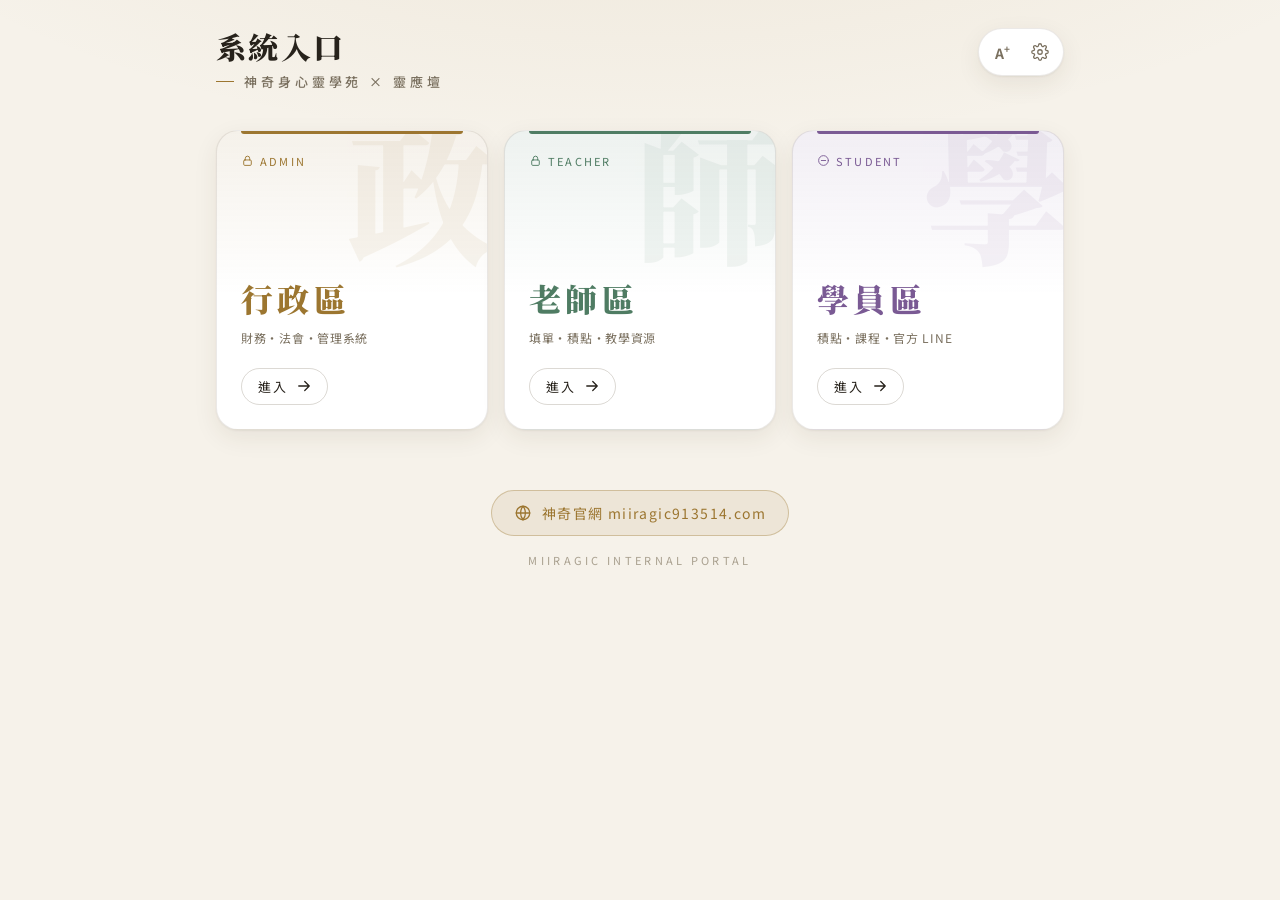
<file: index.html>
<!DOCTYPE html>
<html lang="zh-Hant">
<head>
<meta charset="UTF-8">
<meta name="viewport" content="width=device-width, initial-scale=1.0">
<meta name="color-scheme" content="light only">
<meta name="theme-color" content="#f6f2ea">
<title>神奇學苑 × 靈應壇｜系統入口</title>
<link rel="preconnect" href="https://plgrsxtlaznajzqgcuqr.supabase.co" crossorigin>
<link rel="preconnect" href="https://fonts.googleapis.com">
<link rel="preconnect" href="https://fonts.gstatic.com" crossorigin>
<link rel="dns-prefetch" href="https://drive.google.com">
<link rel="preconnect" href="https://lh3.googleusercontent.com">
<script>
// 一打開就先去雲端抓資料，跟畫面同時進行，不用等整頁讀完
window.__cfgP = (function(){ try{
  var k="eyJhbGciOiJIUzI1NiIsInR5cCI6IkpXVCJ9.eyJpc3MiOiJzdXBhYmFzZSIsInJlZiI6InBsZ3JzeHRsYXpuYWp6cWdjdXFyIiwicm9sZSI6ImFub24iLCJpYXQiOjE3NzQ5Njg1MDIsImV4cCI6MjA5MDU0NDUwMn0.XyZ0wQbZQ-CInglRpv-MHMuMvkviRovm-o-On_FeyGs";
  return fetch("https://plgrsxtlaznajzqgcuqr.supabase.co/rest/v1/game_data?id=eq.portal_config_main&select=data",{headers:{apikey:k,Authorization:"Bearer "+k}})
    .then(function(r){ return r.ok ? r.json() : null; }).catch(function(){ return null; });
}catch(e){ return null; } })();
</script>
<!-- 字型不擋畫面：先用手機內建字顯示，字型下載好再換上 -->
<link href="https://fonts.googleapis.com/css2?family=Noto+Serif+TC:wght@500;700;900&family=Noto+Sans+TC:wght@400;500;700&display=swap" rel="stylesheet" media="print" onload="this.media='all'">
<noscript><link href="https://fonts.googleapis.com/css2?family=Noto+Serif+TC:wght@500;700;900&family=Noto+Sans+TC:wght@400;500;700&display=swap" rel="stylesheet"></noscript>
<style>
/* ==================================================================
   主題：深色（預設）／淺色／大字模式
   ================================================================== */
:root{
  color-scheme:light only;
  --bg:#f6f2ea;
  --bg-2:#efe9de;
  --bg-card:#ffffff;
  --bg-card-hover:#fffcf6;
  --text:#27221b;
  --text-dim:#7a705f;
  --text-faint:#a9a08f;
  --gold:#9c7630;
  --gold-soft:rgba(156,118,48,.10);
  --gold-line:rgba(156,118,48,.35);
  --green:#4f7c63;
  --green-soft:rgba(79,124,99,.10);
  --violet:#7a5a94;
  --violet-soft:rgba(122,90,148,.10);
  --line:rgba(60,45,20,.10);
  --line-strong:rgba(60,45,20,.18);
  --danger:#b24c3a;
  --shadow:0 1px 2px rgba(60,45,20,.06),0 8px 24px rgba(60,45,20,.08);
  --shadow-hover:0 2px 4px rgba(60,45,20,.08),0 16px 36px rgba(60,45,20,.14);
  --accent:var(--gold);
  --accent-soft:var(--gold-soft);
  --fs-body:15px;--fs-card-title:17px;--fs-cat:15px;--fs-h1:30px;--fs-bigmenu:32px;
  --radius:16px;
}
@media (prefers-color-scheme:dark){:root,html,body{color-scheme:light only;background:#f6f2ea;color:#27221b;}}

html[data-size="large"]{--fs-body:18px;--fs-card-title:20px;--fs-cat:18px;--fs-h1:36px;--fs-bigmenu:38px;}
*{margin:0;padding:0;box-sizing:border-box;}
html{background:var(--bg);}
body{
  background:var(--bg);color:var(--text);
  background-image:radial-gradient(1200px 500px at 50% -200px,var(--gold-soft),transparent 70%);
  background-repeat:no-repeat;
  font-family:'Noto Sans TC',sans-serif;font-size:var(--fs-body);min-height:100vh;
  -webkit-font-smoothing:antialiased;-webkit-tap-highlight-color:transparent;
  transition:background-color .3s,color .3s;
}
.wrap{max-width:880px;margin:0 auto;padding:28px 16px 110px;}
button{font-family:inherit;color:inherit;}
svg.i{pointer-events:none;width:18px;height:18px;flex-shrink:0;stroke:currentColor;fill:none;stroke-width:1.7;stroke-linecap:round;stroke-linejoin:round;}
:is(button,a,.card):focus-visible{outline:2px solid var(--accent);outline-offset:3px;}

/* ---------- 頁首 ---------- */
header{display:flex;align-items:flex-start;justify-content:space-between;gap:16px;}
h1{font-family:'Noto Serif TC',serif;font-size:var(--fs-h1);font-weight:900;letter-spacing:.08em;line-height:1.25;}
h1 .sub{display:flex;align-items:center;gap:10px;font-family:'Noto Sans TC',sans-serif;font-size:13px;font-weight:500;color:var(--text-dim);letter-spacing:.3em;margin-top:8px;}
h1 .sub::before{content:"";width:18px;height:1px;background:var(--gold);}
.toggles{display:flex;flex-shrink:0;background:var(--bg-card);border:1px solid var(--line);border-radius:999px;padding:4px;box-shadow:var(--shadow);}
.toggles button{
  display:grid;place-items:center;width:38px;height:38px;border:0;border-radius:999px;background:transparent;
  color:var(--text-dim);cursor:pointer;transition:background .2s,color .2s;
}
.toggles button:hover{background:var(--bg-card-hover);color:var(--text);}
#btn-size[aria-pressed="true"]{background:var(--gold-soft);color:var(--gold);}
#btn-size span{font-size:14px;font-weight:700;letter-spacing:-.02em;}
#btn-size sup{font-size:10px;}

/* ---------- 首頁大選單 ---------- */
.big-menu{display:grid;grid-template-columns:repeat(3,1fr);gap:16px;margin-top:40px;}
.big-menu button{
  --c:var(--gold);--cs:var(--gold-soft);
  position:relative;overflow:hidden;display:flex;flex-direction:column;align-items:flex-start;justify-content:flex-end;gap:8px;
  min-height:300px;padding:26px 24px 24px;text-align:left;cursor:pointer;
  background:linear-gradient(180deg,var(--cs),transparent 55%),var(--bg-card);
  border:1px solid var(--line);border-radius:22px;box-shadow:var(--shadow);
  transition:transform .25s cubic-bezier(.2,.8,.2,1),box-shadow .25s,border-color .25s;
}
.big-menu button::before{ /* 頂部色條 */
  content:"";position:absolute;left:24px;right:24px;top:0;height:3px;border-radius:0 0 3px 3px;background:var(--c);
}
.big-menu button::after{ /* 浮水印大字 */
  content:attr(data-mark);position:absolute;right:-10px;top:-18px;
  font-family:'Noto Serif TC',serif;font-weight:900;font-size:150px;line-height:1;color:var(--c);opacity:.07;pointer-events:none;
}
.big-menu button:hover{transform:translateY(-4px);box-shadow:var(--shadow-hover);border-color:var(--c);}
.big-menu button:active{transform:translateY(-1px);}
#menu-teacher{--c:var(--green);--cs:var(--green-soft);}
#menu-student{--c:var(--violet);--cs:var(--violet-soft);}
.big-menu .zone-tag{
  position:absolute;top:22px;left:24px;display:inline-flex;align-items:center;gap:6px;
  font-size:11px;letter-spacing:.2em;color:var(--c);
}
.big-menu .zone-tag svg.i{width:13px;height:13px;}
.big-menu .zone-name{font-family:'Noto Serif TC',serif;font-weight:900;font-size:var(--fs-bigmenu);letter-spacing:.14em;color:var(--c);}
.big-menu .zone-desc{color:var(--text-dim);font-size:.9em;letter-spacing:.06em;}
.big-menu .zone-go{
  margin-top:14px;display:inline-flex;align-items:center;gap:8px;padding:8px 14px 8px 16px;border-radius:999px;
  border:1px solid var(--line-strong);font-size:13px;letter-spacing:.12em;color:var(--text);transition:background .25s,border-color .25s,gap .25s;
}
.big-menu button:hover .zone-go{background:var(--c);border-color:var(--c);color:#fff;gap:12px;}

/* ---------- 分區內頁 ---------- */
.zone{display:none;animation:rise .35s cubic-bezier(.2,.8,.2,1);}
.zone.active{display:block;}
#zone-admin{--accent:var(--gold);--accent-soft:var(--gold-soft);}
#zone-teacher{--accent:var(--green);--accent-soft:var(--green-soft);}
#zone-student{--accent:var(--violet);--accent-soft:var(--violet-soft);}
@keyframes rise{from{opacity:0;transform:translateY(8px);}to{opacity:1;transform:none;}}
.zone-top{display:flex;align-items:center;gap:12px;margin-top:26px;}
.crumb{font-size:13px;color:var(--text-faint);letter-spacing:.12em;}
.crumb i{font-style:normal;margin:0 8px;opacity:.6;}
.crumb b{color:var(--text-dim);font-weight:500;}
.back{
  display:grid;place-items:center;width:40px;height:40px;flex-shrink:0;border-radius:999px;cursor:pointer;
  background:var(--bg-card);border:1px solid var(--line);box-shadow:var(--shadow);color:var(--text-dim);
  transition:color .2s,border-color .2s,transform .2s;
}
.back:hover{color:var(--accent);border-color:var(--accent);transform:translateX(-2px);}
#zone-admin{--hero-a:#c49a52;--hero-b:#8c6a2c;}
#zone-teacher{--hero-a:#6f9c83;--hero-b:#3f6a52;}
#zone-student{--hero-a:#9a7ab4;--hero-b:#5f4579;}
.zone-hero{
  position:relative;overflow:hidden;margin-top:16px;padding:26px 24px 24px;border-radius:24px;color:#fff;
  background:radial-gradient(120% 140% at 0% 0%,rgba(255,255,255,.22),transparent 55%),linear-gradient(135deg,var(--hero-a),var(--hero-b));
  box-shadow:0 14px 34px -12px var(--hero-b);
}
.zone-hero::after{
  content:attr(data-mark);position:absolute;right:-6px;bottom:-34px;font-family:'Noto Serif TC',serif;font-weight:900;
  font-size:170px;line-height:1;color:#fff;opacity:.13;pointer-events:none;
}
.zone-hero::before{ /* 細框線裝飾 */
  content:"";position:absolute;inset:8px;border:1px solid rgba(255,255,255,.22);border-radius:18px;pointer-events:none;
}
.hero-tag{
  position:relative;display:inline-flex;align-items:center;gap:6px;padding:5px 12px;border-radius:999px;
  background:rgba(255,255,255,.18);font-size:12px;letter-spacing:.14em;
}
.hero-tag svg.i{width:13px;height:13px;}
.zone-title{position:relative;display:block;margin-top:14px;font-family:'Noto Serif TC',serif;font-weight:900;font-size:34px;letter-spacing:.16em;line-height:1.2;color:#fff;}
.hero-desc{position:relative;margin-top:6px;font-size:14px;letter-spacing:.14em;opacity:.88;}

.cat{margin-top:30px;}
.cat-head{display:flex;align-items:center;gap:10px;margin-bottom:14px;flex-wrap:wrap;}
.cat-head .cat-name{
  display:inline-flex;align-items:center;gap:10px;
  font-family:'Noto Sans TC',sans-serif;font-weight:700;font-size:var(--fs-cat);letter-spacing:.2em;color:var(--text);
}
.cat-head .cat-name::before{content:"";width:4px;height:16px;border-radius:4px;background:var(--accent);}
.cat-head::after{content:"";flex:1;min-width:40px;height:1px;background:linear-gradient(90deg,var(--line-strong),transparent);order:10;}
.cat-head .count{display:none;}

/* ---------- 系統圖塊 ---------- */
.grid{display:grid;grid-template-columns:repeat(auto-fill,minmax(190px,1fr));gap:14px;}
.card{
  position:relative;display:flex;flex-direction:column;gap:4px;min-height:178px;
  padding:18px 16px 14px;text-decoration:none;color:var(--text);cursor:pointer;
  background:var(--bg-card);border:1px solid var(--line);border-radius:20px;box-shadow:var(--shadow);
  transition:transform .2s cubic-bezier(.2,.8,.2,1),box-shadow .2s,border-color .2s;
}
.card:hover{transform:translateY(-3px);box-shadow:var(--shadow-hover);border-color:var(--accent);}
.card:active{transform:scale(.98);}
.card .seal{
  display:grid;place-items:center;width:48px;height:48px;margin-bottom:12px;border-radius:15px;
  font-family:'Noto Serif TC',serif;font-weight:900;font-size:23px;color:var(--accent);
  background:var(--accent-soft);box-shadow:inset 0 0 0 1px var(--accent-soft),inset 0 0 0 4px var(--bg-card),inset 0 0 0 5px var(--accent-soft);
  transition:background .2s,color .2s;
}
.card:hover .seal{background:var(--accent);color:#fff;box-shadow:none;}
.card .name{font-family:'Noto Serif TC',serif;font-weight:700;font-size:var(--fs-card-title);letter-spacing:.04em;line-height:1.4;}
.card .desc{color:var(--text-dim);font-size:.82em;line-height:1.55;display:-webkit-box;-webkit-line-clamp:2;-webkit-box-orient:vertical;overflow:hidden;}
.card .foot{margin-top:auto;padding-top:12px;display:flex;align-items:center;justify-content:space-between;gap:8px;}
.card .kind{font-size:11px;letter-spacing:.12em;color:var(--text-faint);}
.card .go{
  display:grid;place-items:center;width:30px;height:30px;border-radius:999px;flex-shrink:0;
  background:var(--accent-soft);color:var(--accent);transition:background .2s,color .2s,transform .2s;
}
.card .go svg.i{width:15px;height:15px;}
.card:hover .go{background:var(--accent);color:#fff;transform:rotate(-8deg) scale(1.05);}
.card.is-local .seal{background:var(--bg-2);color:var(--text-dim);box-shadow:inset 0 0 0 1px var(--line-strong);}
.card.is-local .go{background:transparent;border:1px dashed var(--line-strong);color:var(--text-dim);}
.card.is-empty{opacity:.6;}
.card.is-empty .kind{color:var(--danger);}
.empty{
  grid-column:1/-1;padding:22px;text-align:center;border:1.5px dashed var(--line-strong);border-radius:20px;
  color:var(--text-faint);font-size:13px;letter-spacing:.16em;
}

/* ---------- 編輯模式 ---------- */
body:not(.editing) .edit-only{display:none!important;}
body.editing .edit-only{display:inline-flex;}
body.editing .card{padding-top:52px;}
.mini{
  display:inline-flex;align-items:center;gap:4px;height:30px;min-width:30px;justify-content:center;padding:0 10px;
  border:1px solid var(--line-strong);background:var(--bg-2);color:var(--text-dim);
  border-radius:999px;font-size:12.5px;cursor:pointer;transition:color .2s,border-color .2s,background .2s;
}
.mini:hover{color:var(--accent);border-color:var(--accent);}
.mini.danger:hover{color:var(--danger);border-color:var(--danger);}
.card .card-tools{position:absolute;top:10px;left:10px;right:10px;display:none;gap:4px;}
.card .card-tools .mini{padding:0;width:28px;height:28px;min-width:28px;}
.card .card-tools .mini.danger{margin-left:auto;}
body.editing .card .card-tools{display:flex;}

.add-cat{
  margin-top:28px;width:100%;padding:16px;align-items:center;justify-content:center;gap:8px;
  border:1.5px dashed var(--line-strong);background:transparent;color:var(--text-dim);
  border-radius:var(--radius);cursor:pointer;font-size:.95em;letter-spacing:.12em;transition:color .2s,border-color .2s,background .2s;
}
.add-cat:hover{border-color:var(--accent);color:var(--accent);background:var(--accent-soft);}
#editbar{
  position:fixed;left:50%;bottom:16px;transform:translateX(-50%);z-index:9;display:none;
  width:calc(100% - 32px);max-width:560px;flex-wrap:wrap;align-items:center;gap:10px;
  padding:10px;background:var(--bg-card);border:1px solid var(--line-strong);border-radius:20px;
  box-shadow:0 16px 40px rgba(60,45,20,.18);
}
body.editing #editbar{display:flex;}
#editbar button{
  flex:1;display:inline-flex;align-items:center;justify-content:center;gap:8px;height:46px;
  border-radius:14px;border:1px solid var(--line-strong);cursor:pointer;font-size:15px;letter-spacing:.08em;transition:filter .2s,background .2s;
}
#btn-save{background:var(--gold);color:#fff;border-color:var(--gold);font-weight:700;flex:1.6;}
#btn-save:hover{filter:brightness(1.08);}
#btn-exit{background:transparent;color:var(--text);}
#btn-exit:hover{background:var(--bg-card-hover);}
#save-status{font-size:.82em;color:var(--text-dim);width:100%;text-align:center;}
#save-status:empty{display:none;}

/* ---------- 彈窗 ---------- */
.modal{position:fixed;inset:0;background:rgba(40,30,15,.35);backdrop-filter:blur(6px);-webkit-backdrop-filter:blur(6px);display:none;align-items:center;justify-content:center;padding:20px;z-index:10;}
.modal.show{display:flex;animation:fade .2s;}
@keyframes fade{from{opacity:0;}to{opacity:1;}}
.modal .box{
  background:var(--bg-card);border:1px solid var(--line-strong);border-radius:22px;width:100%;max-width:440px;
  padding:26px 24px 22px;line-height:1.75;max-height:88vh;overflow:auto;box-shadow:0 24px 60px rgba(60,45,20,.22);
  animation:pop .25s cubic-bezier(.2,.8,.2,1);
}
@keyframes pop{from{opacity:0;transform:translateY(10px) scale(.98);}to{opacity:1;transform:none;}}
.modal .box > b:first-child,#local-tip-text b{display:block;font-family:'Noto Serif TC',serif;font-size:1.2em;color:var(--gold);letter-spacing:.08em;margin-bottom:4px;}
.modal label{display:block;margin-top:14px;font-size:.82em;letter-spacing:.1em;color:var(--text-dim);}
.modal input[type=text],.modal input[type=date],.modal textarea,.modal select{
  width:100%;margin-top:6px;padding:12px 14px;border-radius:12px;
  border:1px solid var(--line-strong);background:var(--bg);color:var(--text);
  font-family:inherit;font-size:15px;letter-spacing:0;transition:border-color .2s,box-shadow .2s;
}
.modal input:focus,.modal textarea:focus,.modal select:focus{outline:none;border-color:var(--gold);box-shadow:0 0 0 3px var(--gold-soft);}
.modal textarea{min-height:70px;resize:vertical;line-height:1.6;}
.modal .row{display:flex;gap:10px;margin-top:22px;}
.modal .row button{flex:1;height:46px;border-radius:14px;border:1px solid var(--line-strong);cursor:pointer;font-size:15px;letter-spacing:.1em;background:transparent;color:var(--text);transition:background .2s,filter .2s;}
#pw-modal{z-index:40;}
.modal .pw-box{max-width:340px;text-align:center;padding:30px 24px 22px;}
.pw-lock{width:58px;height:58px;margin:0 auto 12px;border-radius:50%;display:flex;align-items:center;justify-content:center;color:var(--gold);background:var(--gold-soft);border:1px solid var(--line-strong);}
.modal .pw-box > b#pw-title{font-size:1.12em;margin-bottom:2px;}
.pw-sub{font-size:13px;color:var(--text-dim);letter-spacing:.05em;}
#pw-input{display:block;width:100%;margin:20px 0 0;height:58px;padding:0 14px;border-radius:16px;border:1.5px solid var(--line-strong);background:var(--bg);color:var(--text);font-family:inherit;font-size:26px;letter-spacing:.5em;text-indent:.5em;text-align:center;transition:border-color .2s,box-shadow .2s;-webkit-appearance:none;appearance:none;}
#pw-input::placeholder{color:var(--line-strong);letter-spacing:.5em;}
#pw-input:focus{outline:none;border-color:var(--gold);box-shadow:0 0 0 4px var(--gold-soft);}
#pw-err{display:none;margin-top:10px;color:#b5523d;font-size:13px;}
.pw-box.bad #pw-input{border-color:#b5523d;box-shadow:0 0 0 4px rgba(181,82,61,.12);animation:pwshake .35s;}
@keyframes pwshake{20%,60%{transform:translateX(-6px);}40%,80%{transform:translateX(6px);}}
.modal .row button:hover{background:var(--bg-card-hover);}
.modal .row .primary{background:var(--gold);color:#fff;border-color:var(--gold);font-weight:700;}
.modal .row .primary:hover{background:var(--gold);filter:brightness(1.08);}

/* ---------- 首頁法會卡 ---------- */
.rite-slot:empty{display:none;}
.rite-slot{margin-top:18px;}
.r2{position:relative;overflow:hidden;border-radius:22px;background:#fffaf1;border:1px solid #d9b77a;box-shadow:0 1px 2px rgba(120,40,20,.08),0 14px 34px rgba(120,40,20,.14);}
.r2-top{position:relative;padding:18px 20px 16px;color:#fff6e0;text-align:center;
  background:radial-gradient(120% 160% at 50% -20%,#c2392f 0%,#9b2320 55%,#7d1a17 100%);}
.r2-top::before,.r2-top::after{content:"";position:absolute;top:50%;width:46px;height:1px;background:linear-gradient(90deg,transparent,#e9c77e);}
.r2-top::before{left:18px;}.r2-top::after{right:18px;transform:scaleX(-1);}
.r2-org{display:block;font-size:12.5px;letter-spacing:.42em;text-indent:.42em;color:#f0d395;}
.r2-title{display:block;margin-top:2px;font-family:'Noto Serif TC',serif;font-weight:900;font-size:27px;letter-spacing:.2em;text-indent:.2em;color:#fff3d6;}
.r2-count{display:inline-block;margin-top:8px;padding:2px 12px;border-radius:999px;border:1px solid rgba(240,211,149,.7);color:#f6dfa6;font-size:12.5px;letter-spacing:.12em;}
.r2-body{padding:16px 16px 14px;}
.r2-dates{display:grid;grid-template-columns:1fr 1fr;gap:10px;}
.r2-d{border:1px solid #e3c88f;border-radius:14px;background:#fff;text-align:center;padding:10px 6px 9px;}
.r2-d i{display:block;font-style:normal;font-size:12px;letter-spacing:.2em;text-indent:.2em;color:#9b2320;font-weight:700;}
.r2-d b{display:flex;align-items:center;justify-content:center;gap:10px;margin-top:2px;font-family:'Noto Serif TC',serif;font-weight:900;font-size:28px;line-height:1.2;color:#3a1d14;white-space:nowrap;}
.r2-d b em{font-style:normal;width:1px;height:22px;background:#d9b77a;}
.r2-d span{display:block;font-size:12px;color:#8a6f52;letter-spacing:.1em;margin-top:1px;}
.r2-hl{list-style:none;margin:14px 0 0;padding:0;}
.r2-hl li{display:block;padding:9px 4px;border-top:1px dashed #e6d2a8;text-align:center;}
.r2-hl li:first-child{border-top:none;}
.r2-hl time{display:block;font-size:13px;color:#9b2320;font-weight:700;letter-spacing:.02em;font-variant-numeric:tabular-nums;}
.r2-hl span{display:block;margin-top:2px;font-size:16px;color:#2c2216;letter-spacing:.06em;font-weight:600;}
.r2-note{margin-top:10px;font-size:13.5px;color:#6d5a44;text-align:center;letter-spacing:.06em;}
.r2-place{display:flex;align-items:center;justify-content:center;gap:6px;margin-top:12px;padding:9px 10px;border-radius:12px;background:#f8eedb;color:#5b3a1c;font-size:13px;letter-spacing:.04em;text-decoration:none;text-align:center;}
.r2-place svg{flex:0 0 auto;width:15px;height:15px;stroke:#9b2320;fill:none;stroke-width:2;}
@media (max-width:380px){.r2-d b{font-size:24px;gap:7px;}.r2-title{font-size:24px;}}

/* ---------- 法會公告 ---------- */
.rite{position:relative;overflow:hidden;display:flex;align-items:stretch;border-radius:22px;
  background:radial-gradient(120% 140% at 100% 0%,#fff6dd 0%,#fffdf7 55%,#fbf3e2 100%);
  border:1px solid rgba(156,118,48,.38);box-shadow:0 1px 2px rgba(120,85,20,.08),0 14px 34px rgba(120,85,20,.14);}
.rite::before{content:"";position:absolute;inset:6px;border-radius:17px;border:1px solid rgba(156,118,48,.22);pointer-events:none;z-index:2;}
.rite::after{content:"法";position:absolute;right:-6px;bottom:-34px;font-family:'Noto Serif TC',serif;font-weight:900;font-size:150px;line-height:1;color:#9c7630;opacity:.07;pointer-events:none;}
.rite-date{flex:0 0 auto;min-width:118px;display:flex;flex-direction:column;align-items:center;justify-content:center;padding:20px 14px;
  background:linear-gradient(160deg,#b8893a 0%,#8f6524 100%);color:#fffaf0;text-align:center;position:relative;}
.rite-mon{font-family:'Noto Serif TC',serif;font-size:15px;letter-spacing:.3em;text-indent:.3em;opacity:.92;}
.rite-days{font-family:'Noto Serif TC',serif;font-weight:900;font-size:40px;line-height:1.1;letter-spacing:.02em;margin:4px 0 2px;white-space:nowrap;}
.rite-days i{font-style:normal;font-size:.55em;opacity:.8;margin:0 2px;vertical-align:.25em;}
.rite-wd{font-size:13px;letter-spacing:.12em;opacity:.95;white-space:nowrap;}
.rite-body{flex:1;min-width:0;padding:18px 18px 16px 20px;position:relative;z-index:1;}
.rite-kicker{display:inline-flex;align-items:center;gap:6px;font-size:12.5px;letter-spacing:.14em;color:#8f6524;font-weight:700;}
.rite-kicker .dot{width:7px;height:7px;border-radius:50%;background:#c4572f;animation:ritePulse 1.8s infinite;}
@keyframes ritePulse{0%{box-shadow:0 0 0 0 rgba(196,87,47,.45);}70%{box-shadow:0 0 0 8px rgba(196,87,47,0);}100%{box-shadow:0 0 0 0 rgba(196,87,47,0);}}
.rite-count{display:inline-block;margin-left:4px;padding:1px 9px;border-radius:999px;background:#c4572f;color:#fff;font-size:12px;letter-spacing:.06em;font-weight:700;}
.rite-title{display:block;margin-top:6px;font-family:'Noto Serif TC',serif;font-weight:900;font-size:24px;letter-spacing:.12em;color:#2c2216;line-height:1.35;}
.rite-lines{margin-top:10px;display:flex;flex-direction:column;gap:6px;}
.rite-line{display:flex;align-items:flex-start;gap:8px;font-size:14.5px;color:#4a3f30;line-height:1.55;}
.rite-line svg{flex:0 0 auto;width:17px;height:17px;margin-top:2px;stroke:#9c7630;fill:none;stroke-width:1.8;stroke-linecap:round;stroke-linejoin:round;}
.rite-line.dim{color:var(--text-faint);}
.rite-fix{margin-top:10px;border:1px dashed rgba(156,118,48,.6);background:#fffdf7;color:#8f6524;border-radius:10px;padding:6px 12px;font-family:inherit;font-size:13px;cursor:pointer;position:relative;z-index:3;}
.rite-more{margin-top:10px;font-size:13px;color:var(--text-dim);}
.rite-more b{color:#8f6524;font-weight:700;}
@media (max-width:420px){.rite-date{min-width:96px;padding:16px 8px;}.rite-days{font-size:32px;}.rite-title{font-size:21px;}.rite-body{padding:16px 14px 14px 16px;}}

/* ---------- 待審核提醒條／本週提醒／資料頁模式 ---------- */
.pend-bar{margin-top:16px;display:flex;align-items:center;gap:12px;padding:14px 16px;border-radius:18px;background:#fff7e8;border:1px solid var(--gold-line);box-shadow:var(--shadow);}
.pend-bar[hidden],.remind[hidden]{display:none !important;}
#zone-admin .remind{display:none;}
body.remind-only #zone-admin .remind{display:block;}
.pend-bar.quiet{background:var(--bg-card);border-color:var(--line);box-shadow:none;padding:11px 14px;}
.pend-bar .pb-ico{flex:0 0 auto;width:38px;height:38px;border-radius:50%;display:flex;align-items:center;justify-content:center;background:var(--gold-soft);font-size:18px;}
.pend-bar .pb-txt{flex:1;min-width:0;line-height:1.5;}
.pend-bar .pb-txt b{display:block;font-size:15px;color:var(--text);}
.pend-bar .pb-txt span{display:block;font-size:12.5px;color:var(--text-dim);}
.pend-bar a{flex:0 0 auto;text-decoration:none;background:var(--gold);color:#fff;border-radius:999px;padding:8px 14px;font-size:13.5px;font-weight:700;letter-spacing:.06em;white-space:nowrap;}
.pend-bar.quiet a{background:transparent;color:var(--gold);border:1px solid var(--gold-line);font-weight:600;}
.remind{margin-top:16px;padding:16px;border-radius:18px;background:var(--bg-card);border:1px solid var(--line);box-shadow:var(--shadow);}
.rm-h{display:flex;align-items:baseline;gap:10px;flex-wrap:wrap;margin-bottom:10px;}
.rm-h b{font-family:'Noto Serif TC',serif;font-size:17px;color:var(--gold);letter-spacing:.1em;}
.rm-h span{font-size:12.5px;color:var(--text-dim);}
#rm-text{width:100%;min-height:180px;border:1px solid var(--line-strong);border-radius:12px;padding:12px;font-family:inherit;font-size:14px;line-height:1.7;background:var(--bg);color:var(--text);resize:vertical;}
.rm-note{font-size:12.5px;color:var(--text-dim);margin-top:8px;line-height:1.6;}
.rm-note:empty{display:none;}
.rm-acts{display:flex;gap:10px;margin-top:12px;}
.rm-acts button{flex:1;height:46px;border-radius:14px;border:1px solid var(--line-strong);background:transparent;font-family:inherit;font-size:15px;letter-spacing:.1em;cursor:pointer;color:var(--text);}
.rm-acts .primary{background:var(--gold);border-color:var(--gold);color:#fff;font-weight:700;}
.viewer-share{display:inline-flex;align-items:center;gap:4px;flex-shrink:0;width:72px;justify-content:flex-end;border:0;background:none;color:var(--text-dim);font-family:inherit;font-size:13px;cursor:pointer;}
.viewer-share svg{width:17px;height:17px;}
body.data-only header, body.data-only footer, body.data-only .zone-top, body.data-only .zone-hero,
body.data-only .daily, body.data-only .board, body.data-only .pend-bar, body.data-only .remind, body.data-only .add-cat{display:none !important;}
body.data-only .data-title{display:block;}
.data-title{display:none;font-family:'Noto Serif TC',serif;font-size:20px;font-weight:900;letter-spacing:.12em;margin:4px 0 6px;color:var(--text);}
body.remind-only header, body.remind-only footer, body.remind-only .zone-top, body.remind-only .zone-hero,
body.remind-only .board, body.remind-only .cats, body.remind-only .add-cat{display:none !important;}

/* ---------- 公告區 ---------- */
.board{
  margin-top:16px;position:relative;overflow:hidden;
  background:var(--bg-card);
  border:1px solid var(--line);border-radius:var(--radius);padding:18px 20px;box-shadow:var(--shadow);
}
.board-head{display:flex;align-items:center;gap:10px;flex-wrap:wrap;}
.board-head .board-title{display:inline-flex;align-items:center;gap:8px;font-weight:700;letter-spacing:.2em;font-size:.92em;color:var(--accent);}
.ann-item{display:flex;gap:12px;align-items:flex-start;padding:12px 0;border-top:1px solid var(--line);line-height:1.7;flex-wrap:wrap;}
.ann-item:first-of-type{border-top:none;margin-top:6px;}
.ann-date{flex-shrink:0;color:var(--text-faint);font-size:.8em;padding-top:3px;font-variant-numeric:tabular-nums;letter-spacing:.04em;}
.ann-new{flex-shrink:0;font-size:10px;font-weight:700;background:var(--danger);color:#fff;border-radius:999px;padding:2px 8px;letter-spacing:.12em;margin-top:4px;}
.ann-text{white-space:pre-wrap;word-break:break-word;flex:1;min-width:180px;}
.ann-tools{display:none;gap:6px;flex-shrink:0;}
body.editing .ann-tools{display:flex;}

/* ---------- 行事曆 ---------- */
.cal{margin-top:16px;background:var(--bg-card);border:1px solid var(--line);border-radius:20px;padding:16px 16px 14px;box-shadow:var(--shadow);}
.cal-head{display:flex;align-items:center;gap:8px;}
.cal-title{display:inline-flex;align-items:center;gap:8px;font-weight:700;letter-spacing:.16em;font-size:.95em;color:var(--accent);}
.cal-month{margin-left:auto;display:flex;align-items:center;gap:4px;}
.cal-month b{min-width:92px;text-align:center;font-size:.95em;letter-spacing:.06em;font-variant-numeric:tabular-nums;}
.cal-nav{display:grid;place-items:center;width:32px;height:32px;border-radius:999px;border:1px solid var(--line-strong);background:transparent;cursor:pointer;color:var(--text-dim);}
.cal-nav:hover{color:var(--accent);border-color:var(--accent);}
.cal-nav svg.i{width:15px;height:15px;}
.cal-grid{display:grid;grid-template-columns:repeat(7,minmax(0,1fr));gap:3px;margin-top:12px;}
.cal-wd{text-align:center;font-size:11px;color:var(--text-faint);padding:2px 0 4px;letter-spacing:.1em;}
.cal-day{
  position:relative;min-height:66px;border:0;border-radius:10px;background:transparent;cursor:pointer;padding:4px 2px 5px;min-width:0;
  display:flex;flex-direction:column;align-items:stretch;justify-content:flex-start;gap:2px;font-size:14px;color:var(--text);
  font-variant-numeric:tabular-nums;transition:background .15s;
}
.cal-day:hover{background:var(--bg-2);}
.cal-day.out{color:var(--text-faint);opacity:.45;}
.cal-day.today .dnum{background:var(--accent);color:#fff;font-weight:700;}
.cal-day.sel{background:var(--accent-soft);box-shadow:inset 0 0 0 1.5px var(--accent);}
.cal-day .dnum{display:grid;place-items:center;width:22px;height:22px;border-radius:999px;font-size:13px;line-height:1;margin:0 auto 1px;}
.cal-day .chip{text-wrap:balance;display:-webkit-box;-webkit-line-clamp:2;-webkit-box-orient:vertical;overflow:hidden;width:100%;font-size:10px;line-height:1.3;font-weight:700;
  letter-spacing:0;padding:1px 2px;border-radius:4px;word-break:break-all;text-align:center;}
@media (max-width:639px){ #cal-panel{padding:14px 8px 12px;} .calview-body{padding:4px 10px 48px;} .cal-day{padding:3px 1px 4px;} .cal-grid{gap:2px;} #cal-panel .cal-head{padding:0 6px;} }
.cal-day .more{display:block;font-size:10px;color:var(--text-faint);line-height:1.2;}
@media (min-width:640px){ .cal-day{min-height:84px;padding:6px 4px;} .cal-day .chip{font-size:12px;padding:2px 5px;} }
.cal-list{margin-top:12px;border-top:1px solid var(--line);padding-top:10px;}
.cal-list-h{font-size:12px;letter-spacing:.14em;color:var(--text-faint);margin-bottom:6px;}
.ev{display:flex;gap:12px;align-items:flex-start;padding:10px 10px;border-radius:12px;cursor:default;}
.ev.can-edit{cursor:pointer;}
.ev.can-edit:hover{background:var(--bg-2);}
.ev-date{flex-shrink:0;width:44px;text-align:center;border-radius:10px;background:var(--accent-soft);color:var(--accent);padding:4px 0;line-height:1.15;}
.ev-date b{display:block;font-size:17px;font-variant-numeric:tabular-nums;}
.ev-date small{font-size:10px;letter-spacing:.08em;}
.ev-body{flex:1;min-width:0;}
.ev-title{font-weight:700;letter-spacing:.03em;}
.ev-meta{font-size:.82em;color:var(--text-dim);white-space:pre-wrap;word-break:break-word;}
.cal-empty{font-size:13px;color:var(--text-faint);letter-spacing:.1em;padding:6px 10px;}
.danger-btn{color:var(--danger)!important;}
.chk-row{display:flex;align-items:center;gap:16px;flex-wrap:wrap;margin-top:16px;font-size:.82em;letter-spacing:.1em;color:var(--text-dim);}
.modal label.chk{display:inline-flex;align-items:center;gap:6px;margin:0;font-size:1em;color:var(--text);letter-spacing:.06em;cursor:pointer;}
.chk input{width:18px;height:18px;accent-color:var(--gold);}
.chk-note{display:none;margin-top:12px;font-size:.8em;color:var(--text-dim);background:var(--bg-2);border-radius:10px;padding:8px 12px;line-height:1.6;}
.ev-tag{display:inline-block;font-size:11px;font-weight:700;letter-spacing:.08em;color:#fff;border-radius:999px;padding:1px 8px;margin-right:6px;vertical-align:2px;}
.ev-lock{font-size:11px;color:var(--text-faint);letter-spacing:.06em;margin-left:4px;}
.cal-legend{display:flex;flex-wrap:wrap;gap:10px;margin-top:10px;font-size:11px;color:var(--text-dim);letter-spacing:.06em;}
.cal-legend i{display:inline-block;width:8px;height:8px;border-radius:50%;margin-right:4px;vertical-align:0;}
.cal-add{margin-left:4px;white-space:nowrap;padding:0 10px;}
.cal-title{white-space:nowrap;}
.cal-month b{min-width:0!important;white-space:nowrap;padding:0 4px;}
.ann-item.auto .ann-date{white-space:nowrap;}
.cal.collapsed{padding:12px 14px;}
.cal.collapsed .cal-grid,.cal.collapsed .cal-list,.cal.collapsed .cal-month,.cal.collapsed .cal-legend{display:none;}
.cal-toggle{margin-left:auto;display:inline-flex;align-items:center;gap:4px;border:1px solid var(--line-strong);background:transparent;border-radius:999px;padding:5px 12px;font-size:12px;letter-spacing:.1em;color:var(--text-dim);cursor:pointer;}
.cal-toggle:hover{color:var(--accent);border-color:var(--accent);}
.cal-toggle svg.i{width:13px;height:13px;transition:transform .2s;}
.cal:not(.collapsed) .cal-toggle svg.i{transform:rotate(180deg);}
.cal:not(.collapsed) .cal-toggle{margin-left:8px;}
.cal-next{display:none;margin-top:8px;font-size:13px;color:var(--text-dim);line-height:1.6;}
.cal.collapsed .cal-next{display:block;}
.cal-next b{color:var(--text);font-weight:700;}
.ann-item.auto .ann-text{white-space:normal;}
#calview{position:fixed;inset:0;z-index:8;display:none;flex-direction:column;background:var(--bg);animation:slidein .28s cubic-bezier(.2,.8,.2,1);}
#calview.show{display:flex;}
#calview[data-zone=admin]{--accent:var(--gold);--accent-soft:var(--gold-soft);}
#calview[data-zone=teacher]{--accent:var(--green);--accent-soft:var(--green-soft);}
#calview[data-zone=student]{--accent:var(--violet);--accent-soft:var(--violet-soft);}
.calview-body{flex:1;overflow-y:auto;overflow-x:hidden;padding:4px 16px 48px;width:100%;max-width:720px;margin:0 auto;}
.calview-hint{margin-top:14px;font-size:12.5px;color:var(--text-faint);letter-spacing:.06em;line-height:1.7;text-align:center;}
body.calviewing{overflow:hidden;}
.card.is-cal .seal{background:var(--accent);color:#fff;box-shadow:none;}
.card.is-cal .desc b{color:var(--text);font-weight:700;}
.ann-auto-h{margin-top:10px;font-size:11px;letter-spacing:.16em;color:var(--text-faint);}

/* ---------- 上傳課表 ---------- */
.tt-box{margin-top:14px;padding:16px;border-radius:18px;background:var(--bg-card);border:1px dashed var(--line-strong);}
.tt-h b{display:block;font-family:'Noto Serif TC',serif;font-size:16px;letter-spacing:.08em;}
.tt-h span{display:block;margin-top:4px;font-size:12.5px;color:var(--text-dim);line-height:1.6;}
.tt-btn{display:flex;align-items:center;justify-content:center;gap:8px;margin-top:12px;height:48px;border-radius:14px;background:var(--accent);color:#fff;font-size:15px;letter-spacing:.1em;cursor:pointer;}
.tt-btn.busy{opacity:.6;pointer-events:none;}
.tt-item{display:flex;align-items:center;gap:10px;margin-top:10px;padding-top:10px;border-top:1px solid var(--line);font-size:13px;}
.tt-item .st{flex-shrink:0;padding:2px 9px;border-radius:999px;font-size:12px;font-weight:700;}
.tt-item .st.wait{background:#fff3d6;color:#9a6a00;}
.tt-item .st.done{background:#e3f4ea;color:#2f7d5b;}
.tt-item .st.err{background:#fbe5e1;color:#b5523d;}
.tt-item .tx{flex:1;min-width:0;color:var(--text-dim);line-height:1.5;}

/* ---------- 公告：法會醒目、課程收合 ---------- */
.ann-item.is-ritual{background:#fbefe9;border-radius:12px;padding:10px 10px;margin-left:-10px;margin-right:-10px;}
.ann-item.is-ritual .ann-text{font-weight:700;}
.ann-fold{margin-top:10px;border-top:1px solid var(--line);}
.ann-fold-h{display:flex;align-items:center;gap:8px;width:100%;padding:12px 2px 4px;background:none;border:0;cursor:pointer;font-size:14px;color:var(--text-dim);letter-spacing:.08em;}
.ann-fold-h b{padding:1px 9px;border-radius:999px;background:var(--accent-soft);color:var(--accent);font-size:12px;}
.ann-fold-h .more{margin-left:auto;font-size:12px;letter-spacing:.06em;color:var(--accent);padding:3px 10px;border:1px solid var(--accent-soft);background:var(--accent-soft);border-radius:999px;}
.ann-fold-h svg{width:18px;height:18px;transition:transform .2s;color:var(--accent);}
.ann-fold.open .ann-fold-h svg{transform:rotate(180deg);}
.ann-fold-body{display:none;}
.ann-fold.open .ann-fold-body{display:block;}

/* ---------- 每日一句 ---------- */
.daily{position:relative;margin-top:18px;padding:20px 20px 16px;border-radius:20px;background:var(--bg-card);border:1px solid var(--line);box-shadow:var(--shadow);overflow:hidden;}
.daily::before{content:"";position:absolute;left:0;top:0;bottom:0;width:4px;background:var(--accent);}
.daily-h{display:flex;align-items:center;gap:8px;font-size:12px;letter-spacing:.16em;color:var(--text-faint);}
.daily-h .kind{padding:2px 9px;border-radius:999px;background:var(--accent-soft);color:var(--accent);font-weight:700;letter-spacing:.08em;}
.daily-h .dt{margin-left:auto;}
.daily-q{margin-top:12px;font-family:'Noto Serif TC',serif;font-weight:700;font-size:1.18em;line-height:1.85;letter-spacing:.08em;color:var(--text);white-space:pre-line;}
.daily-src{margin-top:8px;text-align:right;font-size:13px;color:var(--text-dim);letter-spacing:.06em;}
.daily-note{margin-top:12px;padding-top:10px;border-top:1px dashed var(--line-strong);font-size:13.5px;line-height:1.7;color:var(--text-dim);}
.daily-note b{color:var(--accent);font-weight:700;margin-right:4px;}

/* ---------- 圖片集 ---------- */
#gallery{position:fixed;inset:0;z-index:20;display:none;flex-direction:column;background:var(--bg);animation:slidein .28s cubic-bezier(.2,.8,.2,1);}
#gallery.show{display:flex;}
.gal-body{flex:1;overflow-y:auto;overflow-x:hidden;padding:14px 12px 48px;width:100%;max-width:820px;margin:0 auto;}
.gal-nav{display:flex;flex-wrap:wrap;gap:6px;margin-bottom:12px;}
.gal-nav button{border:1px solid var(--line-strong);background:var(--bg-card);border-radius:999px;padding:6px 12px;font-size:13px;letter-spacing:.04em;color:var(--text);cursor:pointer;}
.gal-item{margin-bottom:18px;background:var(--bg-card);border:1px solid var(--line);border-radius:16px;overflow:hidden;box-shadow:var(--shadow);scroll-margin-top:10px;}
.gal-item h3{font-family:'Noto Serif TC',serif;font-size:15px;letter-spacing:.06em;padding:10px 14px;border-bottom:1px solid var(--line);font-weight:700;}
.gal-item img{display:block;width:100%;height:auto;min-height:120px;background:var(--bg-2);cursor:zoom-in;}
.ann-rich{white-space:normal !important;}
.ann-line{display:block;}
@media (max-width:600px){.ann-rich{flex-basis:100%;}}
.ann-grid{display:grid;grid-template-columns:repeat(2,minmax(0,1fr));gap:6px;margin:6px 0 2px;}
@media (min-width:700px){.ann-grid{grid-template-columns:repeat(auto-fill,minmax(170px,1fr));}}
.ann-chip{display:block;background:var(--bg);border:1px solid var(--line);border-radius:10px;padding:5px 9px;font-size:.9em;font-weight:500;line-height:1.5;white-space:normal;word-break:keep-all;}
.ann-chip b{white-space:nowrap;color:var(--gold);font-weight:700;margin-right:6px;font-variant-numeric:tabular-nums;}
.is-ritual .ann-chip{background:var(--bg);border-color:var(--line);}
.ann-item.is-ritual .ann-text{min-width:100%;}
.ann-item.is-ritual .ann-chip{font-weight:500;}
.ann-time{font-size:.92em;color:var(--text-dim);font-weight:500;}
.ann-time span{white-space:nowrap;}
.gal-admin{margin:26px 0 8px;border-top:1px dashed var(--line-strong);padding-top:18px;text-align:center;}
.gal-admin-btn{display:inline-flex;align-items:center;gap:6px;border:1px solid var(--line-strong);background:var(--bg-card);color:var(--text-dim);border-radius:999px;padding:9px 18px;font-family:inherit;font-size:13.5px;letter-spacing:.08em;cursor:pointer;}
.gal-admin-btn svg{width:15px;height:15px;stroke:currentColor;fill:none;stroke-width:1.8;}
.gal-ed{text-align:left;background:var(--bg-card);border:1px solid var(--gold-line);border-radius:18px;padding:16px 14px;box-shadow:var(--shadow);}
.gal-ed h4{font-family:'Noto Serif TC',serif;font-size:16px;color:var(--gold);letter-spacing:.1em;margin-bottom:4px;}
.gal-ed .sub{font-size:12.5px;color:var(--text-dim);margin-bottom:12px;line-height:1.6;}
.gal-up{display:flex;align-items:center;justify-content:center;gap:8px;width:100%;height:50px;border:1.5px dashed var(--gold-line);border-radius:14px;background:var(--gold-soft);color:var(--gold);font-family:inherit;font-size:15px;font-weight:700;letter-spacing:.08em;cursor:pointer;}
.gal-row{display:flex;align-items:center;gap:10px;padding:10px 0;border-bottom:1px solid var(--line);}
.gal-row img{width:56px;height:56px;object-fit:cover;border-radius:10px;background:var(--bg-2);flex:0 0 auto;border:1px solid var(--line);}
.gal-row input{flex:1;min-width:0;height:40px;border:1px solid var(--line-strong);border-radius:10px;padding:0 10px;font-family:inherit;font-size:14px;background:var(--bg);color:var(--text);}
.gal-row .mv{display:flex;flex-direction:column;gap:4px;flex:0 0 auto;}
.gal-row button{border:1px solid var(--line-strong);background:var(--bg-card);border-radius:8px;width:34px;height:26px;font-size:13px;cursor:pointer;color:var(--text);}
.gal-row button.del{height:56px;color:#b24c3a;border-color:rgba(178,76,58,.35);font-size:12.5px;width:40px;}
.gal-row button:disabled{opacity:.3;}
.gal-row.new input{border-color:var(--gold-line);}
.gal-ed .acts{display:flex;gap:10px;margin-top:14px;}
.gal-ed .acts button{flex:1;height:46px;border-radius:14px;border:1px solid var(--line-strong);background:transparent;font-family:inherit;font-size:15px;letter-spacing:.1em;cursor:pointer;color:var(--text);}
.gal-ed .acts .save{background:var(--gold);border-color:var(--gold);color:#fff;font-weight:700;}
.gal-ed .acts .save:disabled{opacity:.6;}
.gal-tip{text-align:center;font-size:12px;color:var(--text-faint);letter-spacing:.08em;margin:2px 0 12px;}
#zoom{position:fixed;inset:0;z-index:30;display:none;background:#14110c;overflow:auto;}
#zoom.show{display:block;}
#zoom.show:not(.big){display:flex;align-items:center;}
#zoom.show:not(.big) img{flex-shrink:0;}
#zoom img{display:block;width:100%;height:auto;margin:auto;}
#zoom.big img{width:240%;max-width:none;}
#zoom-close{position:fixed;top:max(12px,env(safe-area-inset-top));right:12px;z-index:31;width:44px;height:44px;border-radius:999px;border:0;background:rgba(255,255,255,.92);font-size:22px;cursor:pointer;}
#zoom-hint{position:fixed;bottom:16px;left:0;right:0;text-align:center;color:rgba(255,255,255,.75);font-size:12px;letter-spacing:.1em;pointer-events:none;}
.card.is-gal .seal{background:var(--accent-soft);}
.card .kind.tag{color:#fff;background:var(--danger,#b5523d);padding:3px 9px;border-radius:999px;letter-spacing:.06em;font-weight:700;}
/* ---------- 官方LINE ---------- */
.card.is-line .seal{background:#06c755;color:#fff;box-shadow:none;}
.line-id{margin-top:12px;padding:14px;border-radius:14px;background:#e9f9ef;border:1px solid #bfe9cf;text-align:center;}
.line-id small{display:block;font-size:12px;color:var(--text-dim);letter-spacing:.1em;}
.line-id b{display:block;margin-top:4px;font-size:24px;letter-spacing:.04em;color:#05a649;user-select:all;}
.line-url{margin-top:10px;font-size:13px;word-break:break-all;color:var(--text-dim);text-align:center;user-select:all;}
.line-btns{display:grid;grid-template-columns:1fr 1fr;gap:10px;margin-top:16px;}
.line-btns button,.line-btns a{height:46px;border-radius:14px;border:1px solid var(--line-strong);background:var(--bg-card);font-size:14.5px;letter-spacing:.06em;color:var(--text);cursor:pointer;display:grid;place-items:center;text-decoration:none;}
.line-btns .lg{background:#06c755;border-color:#06c755;color:#fff;font-weight:700;}
.line-btns .full{grid-column:1/-1;}
.cal-add-day{margin:0 0 8px;}

/* ---------- 內嵌系統視窗 ---------- */
#viewer{position:fixed;inset:0;z-index:20;display:none;flex-direction:column;background:var(--bg);animation:slidein .28s cubic-bezier(.2,.8,.2,1);}
#viewer.show{display:flex;}
@keyframes slidein{from{transform:translateY(24px);opacity:0;}to{transform:none;opacity:1;}}
.viewer-bar{display:flex;align-items:center;gap:10px;padding:10px 12px;padding-top:max(10px,env(safe-area-inset-top));background:var(--bg-card);border-bottom:1px solid var(--line);box-shadow:0 2px 10px rgba(60,45,20,.06);}
.viewer-bar b{flex:1;min-width:0;text-align:center;font-family:'Noto Serif TC',serif;font-size:16px;letter-spacing:.06em;white-space:nowrap;overflow:hidden;text-overflow:ellipsis;}
.viewer-back{display:inline-flex;align-items:center;gap:4px;height:38px;padding:0 14px 0 8px;border-radius:999px;border:1px solid var(--line-strong);background:var(--bg);cursor:pointer;font-size:14px;letter-spacing:.08em;}
#viewer-ext{display:grid;place-items:center;width:38px;height:38px;border-radius:999px;border:1px solid var(--line-strong);color:var(--text-dim);}
#viewer-frame{flex:1;width:100%;border:0;background:#fff;}
.viewer-load{position:absolute;top:50%;left:0;right:0;text-align:center;color:var(--text-faint);font-size:13px;letter-spacing:.14em;pointer-events:none;}
.viewer-load span{display:block;width:28px;height:28px;margin:0 auto 10px;border-radius:50%;border:2.5px solid var(--line-strong);border-top-color:var(--gold);animation:spin .8s linear infinite;}
@keyframes spin{to{transform:rotate(360deg);}}
body.viewing{overflow:hidden;}

/* ---------- 頁尾 ---------- */
footer{margin-top:60px;text-align:center;color:var(--text-faint);font-size:11px;letter-spacing:.3em;}
#site-link{
  display:inline-flex;align-items:center;gap:10px;color:var(--gold);text-decoration:none;
  border:1px solid var(--gold-line);border-radius:999px;padding:12px 22px;font-size:14px;letter-spacing:.1em;
  background:var(--gold-soft);transition:background .2s,color .2s,transform .2s;
}
#site-link:hover{background:var(--gold);color:#fff;transform:translateY(-1px);}
footer .foot-note{margin-top:16px;}

@media (prefers-reduced-motion:reduce){*,*::before,*::after{transition:none!important;animation:none!important;}}
@media (max-width:640px){
  .wrap{padding-top:22px;}
  header{align-items:center;}
  h1{font-size:26px;}
  h1 .sub{font-size:11px;letter-spacing:.22em;}
  .toggles button{width:34px;height:34px;}
  .big-menu{grid-template-columns:1fr;gap:12px;margin-top:28px;}
  .big-menu button{min-height:160px;padding:56px 22px 20px;flex-direction:row;flex-wrap:wrap;align-items:flex-end;}
  .big-menu .zone-name{font-size:28px;width:100%;}
  .big-menu .zone-desc{flex:1;}
  .big-menu .zone-go{margin-top:0;padding:0;width:38px;height:38px;justify-content:center;}
  .big-menu .zone-go span{display:none;}
  .big-menu button::after{font-size:120px;}
  .grid{grid-template-columns:repeat(2,1fr);gap:12px;}
  .card{min-height:170px;padding:16px 14px 12px;}
  .zone-title{font-size:30px;}
}
#tt-auto .tt-prev{margin-top:10px;border-radius:12px;overflow:hidden;border:1px solid var(--line-strong);background:#fff;min-height:60px;display:flex;align-items:center;justify-content:center}
#tt-auto .tt-prev img{display:block;width:100%;height:auto}
#tt-auto .tt-acts{display:flex;gap:8px;margin-top:10px;flex-wrap:wrap}
#tt-auto .tt-acts .mini{text-decoration:none;display:inline-flex;align-items:center}
</style>
</head>
<body>
<div class="wrap">
  <header>
    <h1>系統入口<span class="sub">神奇身心靈學苑 × 靈應壇</span></h1>
    <div class="toggles">
      <button id="btn-size" title="大字模式" aria-label="大字模式"><span>A<sup>+</sup></span></button>
      <button id="btn-edit" title="編輯模式" aria-label="編輯模式"><svg class="i" viewBox="0 0 24 24" aria-hidden="true"><circle cx="12" cy="12" r="3"/><path d="M19.4 15a1.7 1.7 0 0 0 .3 1.8l.1.1a2 2 0 1 1-2.8 2.8l-.1-.1a1.7 1.7 0 0 0-1.8-.3 1.7 1.7 0 0 0-1 1.5V21a2 2 0 1 1-4 0v-.1a1.7 1.7 0 0 0-1.1-1.5 1.7 1.7 0 0 0-1.8.3l-.1.1a2 2 0 1 1-2.8-2.8l.1-.1a1.7 1.7 0 0 0 .3-1.8 1.7 1.7 0 0 0-1.5-1H3a2 2 0 1 1 0-4h.1a1.7 1.7 0 0 0 1.5-1.1 1.7 1.7 0 0 0-.3-1.8l-.1-.1a2 2 0 1 1 2.8-2.8l.1.1a1.7 1.7 0 0 0 1.8.3H9a1.7 1.7 0 0 0 1-1.5V3a2 2 0 1 1 4 0v.1a1.7 1.7 0 0 0 1 1.5 1.7 1.7 0 0 0 1.8-.3l.1-.1a2 2 0 1 1 2.8 2.8l-.1.1a1.7 1.7 0 0 0-.3 1.8V9a1.7 1.7 0 0 0 1.5 1H21a2 2 0 1 1 0 4h-.1a1.7 1.7 0 0 0-1.5 1z"/></svg></button>
    </div>
  </header>

  <nav class="big-menu" id="home">
    <button type="button" data-zone="admin" id="menu-admin" data-mark="政">
      <span class="zone-tag"><svg class="i" viewBox="0 0 24 24" aria-hidden="true"><rect x="5" y="11" width="14" height="10" rx="2"/><path d="M8 11V8a4 4 0 0 1 8 0v3"/></svg>ADMIN</span>
      <span class="zone-name">行政區</span>
      <span class="zone-desc">財務・法會・管理系統</span>
      <span class="zone-go"><span>進入</span><svg class="i" viewBox="0 0 24 24" aria-hidden="true"><path d="M5 12h14M13 6l6 6-6 6"/></svg></span>
    </button>
    <button type="button" data-zone="teacher" id="menu-teacher" data-mark="師">
      <span class="zone-tag"><svg class="i" viewBox="0 0 24 24" aria-hidden="true"><rect x="5" y="11" width="14" height="10" rx="2"/><path d="M8 11V8a4 4 0 0 1 8 0v3"/></svg>TEACHER</span>
      <span class="zone-name">老師區</span>
      <span class="zone-desc">填單・積點・教學資源</span>
      <span class="zone-go"><span>進入</span><svg class="i" viewBox="0 0 24 24" aria-hidden="true"><path d="M5 12h14M13 6l6 6-6 6"/></svg></span>
    </button>
    <button type="button" data-zone="student" id="menu-student" data-mark="學">
      <span class="zone-tag"><svg class="i" viewBox="0 0 24 24" aria-hidden="true"><circle cx="12" cy="12" r="9"/><path d="M8 12h8"/></svg>STUDENT</span>
      <span class="zone-name">學員區</span>
      <span class="zone-desc">積點・課程・官方 LINE</span>
      <span class="zone-go"><span>進入</span><svg class="i" viewBox="0 0 24 24" aria-hidden="true"><path d="M5 12h14M13 6l6 6-6 6"/></svg></span>
    </button>
  </nav>

  <div class="zone" id="zone-admin">
    <div class="zone-top">
      <button type="button" class="back" aria-label="回首頁" title="回首頁"><svg class="i" viewBox="0 0 24 24" aria-hidden="true"><path d="M15 6l-6 6 6 6"/></svg></button>
      <span class="crumb">系統入口<i>/</i><b>行政區</b></span>
    </div>
    <div class="zone-hero" data-mark="政">
      <span class="hero-tag"><svg class="i" viewBox="0 0 24 24" aria-hidden="true"><rect x="5" y="11" width="14" height="10" rx="2"/><path d="M8 11V8a4 4 0 0 1 8 0v3"/></svg>行政人員專用</span>
      <h2 class="zone-title">行政區</h2>
      <p class="hero-desc">財務・法會・管理系統</p>
    </div>
    <div class="remind" id="remind-box">
      <div class="rm-h"><b>本週提醒</b><span>自動寫好，複製貼到老師群組</span></div>
      <textarea id="rm-text" readonly rows="8"></textarea>
      <div class="rm-note" id="rm-note"></div>
      <div class="rm-acts"><button type="button" id="rm-gen">重新產生</button><button type="button" class="primary" id="rm-copy">複製</button></div>
    </div>
    <div class="board" data-board="admin"></div>
    <div class="cats"></div>
    <button class="add-cat edit-only" data-zone="admin"><svg class="i" viewBox="0 0 24 24" aria-hidden="true"><path d="M12 5v14M5 12h14"/></svg>新增分類</button>
  </div>

  <div class="zone" id="zone-teacher">
    <div class="zone-top">
      <button type="button" class="back" aria-label="回首頁" title="回首頁"><svg class="i" viewBox="0 0 24 24" aria-hidden="true"><path d="M15 6l-6 6 6 6"/></svg></button>
      <span class="crumb">系統入口<i>/</i><b>老師區</b></span>
    </div>
    <div class="zone-hero" data-mark="師">
      <span class="hero-tag"><svg class="i" viewBox="0 0 24 24" aria-hidden="true"><rect x="5" y="11" width="14" height="10" rx="2"/><path d="M8 11V8a4 4 0 0 1 8 0v3"/></svg>老師專用</span>
      <h2 class="zone-title">老師區</h2>
      <p class="hero-desc">填單・積點・教學資源</p>
    </div>
    <div class="pend-bar" id="pend-bar" hidden></div>
    <div class="daily" id="daily-teacher"></div>
    <div class="board" data-board="teacher"></div>
    <div class="data-title">老師資料</div>
    <div class="cats"></div>
    <button class="add-cat edit-only" data-zone="teacher"><svg class="i" viewBox="0 0 24 24" aria-hidden="true"><path d="M12 5v14M5 12h14"/></svg>新增分類</button>
  </div>

  <div class="zone" id="zone-student">
    <div class="zone-top">
      <button type="button" class="back" aria-label="回首頁" title="回首頁"><svg class="i" viewBox="0 0 24 24" aria-hidden="true"><path d="M15 6l-6 6 6 6"/></svg></button>
      <span class="crumb">系統入口<i>/</i><b>學員區</b></span>
    </div>
    <div class="zone-hero" data-mark="學">
      <span class="hero-tag"><svg class="i" viewBox="0 0 24 24" aria-hidden="true"><circle cx="12" cy="12" r="9"/><path d="M8 12h8"/></svg>學員開放</span>
      <h2 class="zone-title">學員區</h2>
      <p class="hero-desc">積點・課程・官方 LINE</p>
    </div>
    <div class="board" data-board="student"></div>
    <div class="data-title">學員資料</div>
    <div class="cats"></div>
    <button class="add-cat edit-only" data-zone="student"><svg class="i" viewBox="0 0 24 24" aria-hidden="true"><path d="M12 5v14M5 12h14"/></svg>新增分類</button>
  </div>

  <footer>
    <a href="https://www.miiragic913514.com/" target="_blank" rel="noopener" id="site-link"><svg class="i" viewBox="0 0 24 24" aria-hidden="true"><circle cx="12" cy="12" r="9"/><path d="M3 12h18M12 3a14 14 0 0 1 0 18M12 3a14 14 0 0 0 0 18"/></svg>神奇官網 miiragic913514.com</a>
    <div class="foot-note">MIIRAGIC INTERNAL PORTAL</div>
  </footer>
</div>

<div id="editbar">
  <span id="save-status"></span>
  <button id="btn-save"><svg class="i" viewBox="0 0 24 24" aria-hidden="true"><path d="M5 12l5 5L20 7"/></svg>儲存變更</button>
  <button id="btn-exit">離開編輯</button>
</div>

<!-- 系統內嵌視窗 -->
<div id="viewer" aria-hidden="true">
  <div class="viewer-bar">
    <button type="button" class="viewer-back" id="viewer-close" aria-label="返回"><svg class="i" viewBox="0 0 24 24" aria-hidden="true"><path d="M15 6l-6 6 6 6"/></svg><span>返回</span></button>
    <b id="viewer-title"></b>
    <a id="viewer-ext" target="_blank" rel="noopener" title="用新分頁開啟"><svg class="i" viewBox="0 0 24 24" aria-hidden="true"><path d="M14 4h6v6M20 4l-9 9M18 14v5a1 1 0 0 1-1 1H5a1 1 0 0 1-1-1V7a1 1 0 0 1 1-1h5"/></svg></a>
  </div>
  <div class="viewer-load" id="viewer-load"><span></span>載入中…</div>
  <iframe id="viewer-frame" title="系統畫面" allow="clipboard-write; fullscreen"></iframe>
</div>

<!-- 圖片集 -->
<div id="gallery" aria-hidden="true">
  <div class="viewer-bar">
    <button type="button" class="viewer-back" id="gallery-close" aria-label="返回"><svg class="i" viewBox="0 0 24 24" aria-hidden="true"><path d="M15 6l-6 6 6 6"/></svg><span>返回</span></button>
    <b id="gallery-title"></b>
    <button type="button" class="viewer-share" id="gallery-share" aria-label="複製這頁連結"><svg class="i" viewBox="0 0 24 24" aria-hidden="true"><path d="M10 14a4 4 0 0 0 5.7 0l3-3a4 4 0 0 0-5.7-5.7l-1 1"/><path d="M14 10a4 4 0 0 0-5.7 0l-3 3a4 4 0 0 0 5.7 5.7l1-1"/></svg><span>連結</span></button>
  </div>
  <div class="gal-body" id="gallery-body"></div>
</div>
<div id="zoom" aria-hidden="true"><img id="zoom-img" alt=""><button type="button" id="zoom-close" aria-label="關閉">✕</button><div id="zoom-hint">點圖片放大／縮小・可以上下左右拖</div></div>

<!-- 單一系統密碼 -->
<div id="pw-modal" class="modal" role="dialog" aria-modal="true">
  <div class="box pw-box">
    <div class="pw-lock" aria-hidden="true"><svg viewBox="0 0 24 24" width="26" height="26" fill="none" stroke="currentColor" stroke-width="1.8" stroke-linecap="round" stroke-linejoin="round"><rect x="5" y="11" width="14" height="10" rx="2.5"/><path d="M8 11V8a4 4 0 0 1 8 0v3"/></svg></div>
    <b id="pw-title">請輸入密碼</b>
    <div class="pw-sub">這個項目需要密碼才能打開</div>
    <input type="password" id="pw-input" autocomplete="off" placeholder="••••" aria-label="密碼">
    <div id="pw-err">密碼不對，請再試一次</div>
    <div class="row">
      <button onclick="closeModal('pw-modal')">取消</button>
      <button class="primary" id="pw-ok">進入</button>
    </div>
  </div>
</div>

<!-- 官方LINE -->
<div id="line-modal" class="modal" role="dialog" aria-modal="true">
  <div class="box">
    <b id="line-title">學苑官方 LINE</b>
    <div class="line-id"><small>LINE ID</small><b id="line-id"></b></div>
    <div class="line-url" id="line-url"></div>
    <div class="line-btns">
      <button type="button" id="line-copy-url">複製連結</button>
      <button type="button" id="line-copy-id">複製 ID</button>
      <a class="lg full" id="line-share" target="_blank" rel="noopener">傳給 LINE 好友</a>
      <button type="button" class="full" id="line-copy-all">複製整段介紹（貼到任何地方）</button>
      <a class="full" id="line-open" target="_blank" rel="noopener">打開官方帳號</a>
    </div>
    <div class="row"><button onclick="closeModal('line-modal')">關閉</button></div>
  </div>
</div>

<!-- 行事曆全頁 -->
<div id="calview" aria-hidden="true">
  <div class="viewer-bar">
    <button type="button" class="viewer-back" id="calview-close" aria-label="返回"><svg class="i" viewBox="0 0 24 24" aria-hidden="true"><path d="M15 6l-6 6 6 6"/></svg><span>返回</span></button>
    <b id="calview-title">行事曆</b>
    <span style="width:72px;flex-shrink:0"></span>
  </div>
  <div class="calview-body">
    <div class="cal" id="cal-panel"></div>
    <div class="tt-box" id="tt-auto"></div>
    <div class="tt-box" id="tt-box" hidden>
      <div class="tt-h"><b>上傳課表</b><span>上傳後，每天早上 9 點前自動把課程填進行事曆</span></div>
      <label class="tt-btn"><input type="file" id="tt-file" accept="image/*" hidden><svg class="i" viewBox="0 0 24 24" aria-hidden="true"><path d="M12 16V4M7 9l5-5 5 5M5 20h14"/></svg><span id="tt-btn-text">選擇課表圖片</span></label>
      <div id="tt-list"></div>
    </div>
    <p class="calview-hint" id="calview-hint"></p>
  </div>
</div>

<!-- 行事曆活動表單 -->
<div id="ev-modal" class="modal" role="dialog" aria-modal="true">
  <div class="box">
    <b id="ev-modal-title">新增活動</b>
    <label>類型
      <select id="e-type">
        <option value="order">出單截止</option>
        <option value="ritual">法會</option>
        <option value="course">課程</option>
        <option value="other">其他活動</option>
        <option value="internal">行政內部（只有行政看得到）</option>
      </select>
    </label>
    <label>日期<input type="date" id="e-date"></label>
    <label>結束日期（一天的活動不用填）<input type="date" id="e-end"></label>
    <label>時間（可空白）<input type="text" id="e-time" placeholder="例：17:00 截止、19:30、全天"></label>
    <label id="e-course-wrap">課程種類（可以選，也可以自己打新的）<input type="text" id="e-course" list="course-list" placeholder="例：八字初階"><datalist id="course-list"></datalist></label>
    <label>活動名稱<input type="text" id="e-title" placeholder="例：十月法會"></label>
    <label>備註（可空白）<textarea id="e-note"></textarea></label>
    <div id="e-rite-wrap">
      <label>重點時段（首頁法會卡會顯示，一行一個，可空白）<textarea id="e-hl" placeholder="10/21 14:00-16:30｜開財庫城・消災補運補庫&#10;10/22 14:00-15:30｜五行姻緣科儀"></textarea></label>
      <label>地點（可空白）<input type="text" id="e-place" placeholder="台中靈應壇｜彰化縣芬園鄉彰南路五段616號"></label>
    </div>
    <div class="chk-row" id="e-to-wrap">
      <span>誰看得到</span>
      <label class="chk"><input type="checkbox" id="e-to-teacher">老師區</label>
      <label class="chk"><input type="checkbox" id="e-to-student">學員區</label>
    </div>
    <div class="chk-note" id="e-to-note">行政內部的資料只會出現在行政區，老師和學員都看不到。</div>
    <div class="row">
      <button id="e-del" class="danger-btn">刪除</button>
      <button onclick="closeModal('ev-modal')">取消</button>
      <button class="primary" id="e-submit">確定</button>
    </div>
  </div>
</div>

<!-- 本機工具說明 -->
<div id="local-tip" class="modal" role="dialog" aria-modal="true">
  <div class="box">
    <div id="local-tip-text"></div>
    <div class="row"><button class="primary" onclick="closeModal('local-tip')">知道了</button></div>
  </div>
</div>

<!-- 公告編輯表單 -->
<div id="ann-modal" class="modal" role="dialog" aria-modal="true">
  <div class="box">
    <b id="ann-modal-title">新增公告</b>
    <label>日期<input type="text" id="a-date" placeholder="2026-07-08"></label>
    <label>公告內容（可多行）<textarea id="a-text" style="min-height:110px"></textarea></label>
    <div class="row">
      <button onclick="closeModal('ann-modal')">取消</button>
      <button class="primary" id="a-submit">確定</button>
    </div>
  </div>
</div>

<!-- 系統編輯表單 -->
<div id="item-modal" class="modal" role="dialog" aria-modal="true">
  <div class="box">
    <b id="item-modal-title">編輯系統</b>
    <label>名稱<input type="text" id="f-name"></label>
    <label>說明<input type="text" id="f-desc"></label>
    <label>類型
      <select id="f-type">
        <option value="web">連結（開新分頁）</option>
        <option value="local">本機工具（顯示說明）</option>
        <option value="calendar">行事曆（點進去看行事曆）</option>
        <option value="note">問答／說明（點卡片看內容）</option>
        <option value="gallery">圖片集（雲端圖片直接在這裡看）</option>
        <option value="line">官方LINE（複製連結和ID分享）</option>
      </select>
    </label>
    <label id="f-url-wrap"><span id="f-url-label">網址</span><textarea id="f-url" placeholder="https://..."></textarea></label>
    <label id="f-hint-wrap"><span id="f-hint-label">開啟說明</span><textarea id="f-hint" placeholder="例：開啟電腦上的 XXX.html"></textarea></label>
    <label>醒目小字（可空白，會用紅底顯示在卡片上）<input type="text" id="f-tag" placeholder="例：每月5號填"></label>
    <label>點開前要輸入的密碼（可空白＝不用密碼）<input type="text" id="f-pw" placeholder="例：888"></label>
    <div class="row">
      <button onclick="closeModal('item-modal')">取消</button>
      <button class="primary" id="f-submit">確定</button>
    </div>
  </div>
</div>

<script src="pending.js"></script>
<script>
/* ============================================================
   ① 基本設定
   ============================================================ */
const EDIT_PASSWORD = "miiragic2026";           // 編輯模式密碼（自行修改）
const ZONE_PASSWORDS = { admin:"admin888", teacher:"teacher888", student:"" }; // 分區密碼，留空 = 免密碼
const SUPABASE_URL  = "https://plgrsxtlaznajzqgcuqr.supabase.co";
const SUPABASE_KEY  = "eyJhbGciOiJIUzI1NiIsInR5cCI6IkpXVCJ9.eyJpc3MiOiJzdXBhYmFzZSIsInJlZiI6InBsZ3JzeHRsYXpuYWp6cWdjdXFyIiwicm9sZSI6ImFub24iLCJpYXQiOjE3NzQ5Njg1MDIsImV4cCI6MjA5MDU0NDUwMn0.XyZ0wQbZQ-CInglRpv-MHMuMvkviRovm-o-On_FeyGs"; // anon key（前端公開金鑰）
const TABLE = "game_data";           // 共用通用表（miiragic-daily 建的），免建新表
const ROW_ID = "portal_config_main";

/* ============================================================
   ② 預設內容（第一次使用或讀不到雲端時顯示）
   ============================================================ */
const DEFAULT_CONFIG = {
 "ann": {
  "admin": [],
  "student": [],
  "teacher": [
   {
    "date": "2026-09-01",
    "text": "九月出疏文時間：\n\n9/11：17:00截止\n9/21：17:00截止\n9/25：18:00截止\n9/30：17:00截止"
   }
  ]
 },
 "admin": [
  {
   "items": [
    {
     "url": "https://kevin87265-pixel.github.io/statistics.html/%E7%96%8F%E6%96%87%E6%89%B9%E6%AC%A1%E7%94%A2%E7%94%9F%E5%99%A8_2.html",
     "desc": "線上批次產生疏文",
     "name": "疏文批次產生器",
     "type": "web"
    },
    {
     "url": "https://docs.google.com/spreadsheets/d/1EJsLHTamRMZCfA4EvIkF-G0Js6nA2uX2fgVTGBT_KKY/edit?gid=901576554#gid=901576554",
     "desc": "各位老師的香量表（Google Sheet）",
     "name": "香量總表",
     "type": "web"
    },
    {
     "url": "https://kevin87265-pixel.github.io/statistics.html/",
     "desc": "設定項目開關",
     "hint": "",
     "name": "香量填單網站",
     "type": "web"
    },
    {
     "desc": "出單・法會・課程時間",
     "name": "行事曆",
     "type": "calendar"
    }
   ],
   "category": "法會文件"
  },
  {
   "items": [
    {
     "url": "https://kevin87265-pixel.github.io/statistics.html/%E7%8D%8E%E9%87%91%E8%A8%88%E7%AE%97%E7%B3%BB%E7%B5%B1.html",
     "desc": "全組織 PV 與獎金計算",
     "name": "月度獎金計算系統",
     "type": "web"
    },
    {
     "desc": "月度業績交叉核對",
     "hint": "本機工具：開啟電腦上的「業績驗算」HTML 檔。",
     "name": "業績驗算",
     "type": "local"
    },
    {
     "desc": "營運財務健檢報表",
     "hint": "本機工具：開啟電腦上的「財務儀表板」HTML 檔。",
     "name": "財務儀表板",
     "type": "local"
    }
   ],
   "category": "財務業績"
  },
  {
   "items": [
    {
     "url": "https://kevin87265-pixel.github.io/miiragic-points/",
     "desc": "客戶積點查詢與管理",
     "name": "積點管理系統",
     "type": "web"
    },
    {
     "desc": "斗燈席位與平面圖管理",
     "hint": "本機工具：開啟電腦上的「斗燈包年管理系統」HTML 檔（v3+）。",
     "name": "斗燈包年管理",
     "type": "local"
    }
   ],
   "category": "管理系統"
  }
 ],
 "events": [
  {
   "id": "ritual-2026-10",
   "to": {
    "student": true,
    "teacher": true
   },
   "end": "2026-10-22",
   "date": "2026-10-21",
   "note": "本場有 還陰債，無貴人．小人",
   "time": "10/21 09:00 開始・10/22 17:30 圓滿",
   "type": "ritual",
   "title": "十月法會",
   "hl": "10/21（三）14:00–16:30｜開財庫城・消災補運補庫\n10/22（四）14:00–15:30｜五行姻緣科儀",
   "place": "台中靈應壇｜彰化縣芬園鄉彰南路五段616號"
  },
  {
   "id": "course-202610-1",
   "to": {
    "student": true,
    "teacher": true
   },
   "end": "",
   "src": "2026年10月課表",
   "date": "2026-10-01",
   "note": "陳彩綺 講師",
   "time": "19:00-20:30",
   "type": "course",
   "title": "塔羅體驗班",
   "course": "塔羅體驗班"
  },
  {
   "id": "course-202610-2",
   "to": {
    "student": true,
    "teacher": true
   },
   "end": "",
   "src": "2026年10月課表",
   "date": "2026-10-02",
   "note": "羅文勳 院長・線上課",
   "time": "19:00-20:30",
   "type": "course",
   "title": "八字體驗班",
   "course": "八字體驗班"
  },
  {
   "id": "course-202610-3",
   "to": {
    "student": true,
    "teacher": true
   },
   "end": "",
   "src": "2026年10月課表",
   "date": "2026-10-03",
   "note": "陳彩綺 講師",
   "time": "10:00-18:00",
   "type": "course",
   "title": "塔羅初階班",
   "course": "塔羅初階班"
  },
  {
   "id": "course-202610-4",
   "to": {
    "student": true,
    "teacher": true
   },
   "end": "",
   "src": "2026年10月課表",
   "date": "2026-10-04",
   "note": "線上課",
   "time": "14:00-15:30",
   "type": "course",
   "title": "八字線上體驗班",
   "course": "八字線上體驗班"
  },
  {
   "id": "course-202610-5",
   "to": {
    "student": true,
    "teacher": true
   },
   "end": "",
   "src": "2026年10月課表",
   "date": "2026-10-04",
   "note": "學員免費開放",
   "time": "17:00-19:00",
   "type": "course",
   "title": "命盤解析課",
   "course": "命盤解析課"
  },
  {
   "id": "course-202610-6",
   "to": {
    "student": true,
    "teacher": true
   },
   "end": "",
   "src": "2026年10月課表",
   "date": "2026-10-16",
   "note": "羅文勳 院長・線上課",
   "time": "19:00-20:30",
   "type": "course",
   "title": "八字體驗班",
   "course": "八字體驗班"
  },
  {
   "id": "course-202610-7",
   "to": {
    "student": true,
    "teacher": true
   },
   "end": "2026-10-18",
   "src": "2026年10月課表",
   "date": "2026-10-17",
   "note": "羅文勳 院長",
   "time": "10:00-18:30",
   "type": "course",
   "title": "八字進階班",
   "course": "八字進階班"
  },
  {
   "id": "course-202610-8",
   "to": {
    "student": true,
    "teacher": true
   },
   "end": "",
   "src": "2026年10月課表",
   "date": "2026-10-23",
   "note": "羅文勳 院長・線上課",
   "time": "19:00-20:30",
   "type": "course",
   "title": "八字體驗班",
   "course": "八字體驗班"
  },
  {
   "id": "course-202610-9",
   "to": {
    "student": true,
    "teacher": true
   },
   "end": "2026-10-25",
   "src": "2026年10月課表",
   "date": "2026-10-24",
   "note": "陳彩綺 講師",
   "time": "13:00-19:00",
   "type": "course",
   "title": "塔羅進階班",
   "course": "塔羅進階班"
  },
  {
   "id": "course-202610-10",
   "to": {
    "student": true,
    "teacher": true
   },
   "end": "",
   "src": "2026年10月課表",
   "date": "2026-10-30",
   "note": "羅文勳 院長・線上課",
   "time": "19:00-20:30",
   "type": "course",
   "title": "八字體驗班",
   "course": "八字體驗班"
  }
 ],
 "student": [
  {
   "items": [
    {
     "url": "https://kevin87265-pixel.github.io/miiragic-points/",
     "desc": "MIIRAGIC Magic Halo 積點系統",
     "name": "積點查詢",
     "type": "web"
    },
    {
     "desc": "出單・法會・課程時間",
     "name": "行事曆",
     "type": "calendar"
    },
    {
     "url": "",
     "desc": "本月課程資訊（待設定連結）",
     "name": "每月課程",
     "type": "web"
    },
    {
     "url": "",
     "desc": "課程講義與資料（待設定連結）",
     "name": "課程資料",
     "type": "web"
    },
    {
     "url": "https://lin.ee/n2N8qhh",
     "desc": "加入官方帳號聯繫我們",
     "name": "學苑官方 LINE",
     "type": "web"
    }
   ],
   "category": "學員專區"
  }
 ],
 "teacher": [
  {
   "items": [
    {
     "url": "https://kevin87265-pixel.github.io/statistics.html/",
     "desc": "神奇老師香量線上填單",
     "name": "香量填單系統",
     "type": "web"
    },
    {
     "desc": "出單・法會・課程時間",
     "name": "行事曆",
     "type": "calendar"
    },
    {
     "url": "https://kevin87265-pixel.github.io/miiragic-points/",
     "desc": "客戶積點查詢與登錄",
     "name": "積點管理系統",
     "type": "web"
    },
    {
     "pw": "888",
     "tag": "每月5號填",
     "url": "https://reurl.cc/aEz649",
     "desc": "每個月5號，麻煩請填上個月的 IG／官方LINE 數據",
     "hint": "",
     "name": "老師流量體檢",
     "type": "web"
    },
    {
     "url": "https://lin.ee/n2N8qhh",
     "desc": "複製學苑官方LINE的連結和ID，分享給客人",
     "hint": "",
     "name": "學苑官方 LINE",
     "type": "line",
     "lineId": "@792edykw"
    },
    {
     "url": "",
     "desc": "訂單與付款連結（待設定）",
     "name": "下單付款",
     "type": "web"
    }
   ],
   "category": "日常工具"
  },
  {
   "items": [
    {
     "url": "https://drive.google.com/file/d/1xa7QWHkl8fOX5tySx1--pZfEokffTgtA/view?usp=sharing",
     "desc": "法會各階項目PV表",
     "hint": "",
     "name": "各項目PV表",
     "type": "gallery",
     "images": [
      {
       "id": "1xa7QWHkl8fOX5tySx1--pZfEokffTgtA",
       "title": "法會各項目PV表"
      }
     ]
    },
    {
     "url": "https://drive.google.com/file/d/1dSBHafmCtJ_wG0bPSotJDZIo_pe7_Eaa/view?usp=sharing",
     "desc": "教學影片",
     "hint": "",
     "name": "香量填表教學",
     "type": "web"
    }
   ],
   "category": "法會資料區"
  },
  {
   "items": [
    {
     "url": "https://drive.google.com/drive/folders/1YcG8gzxnH26yPV2zRQLwI82Gdm79bEX2?usp=sharing",
     "desc": "課程課表/價格/分潤/規則等",
     "hint": "",
     "name": "課程資料",
     "type": "gallery",
     "images": [
      {
       "id": "14zxjc-uXY6Mv4QStF-TKBe7FCNm_Q3kO",
       "title": "2026年10月課表"
      },
      {
       "id": "10qsLm28Mx4BkCdiVnQjW-gSKN70qKhFz",
       "title": "2026年9月課表"
      },
      {
       "id": "19_x2WaNi5k-j_SPpwEGBormC2d8SogpR",
       "title": "課程價格"
      },
      {
       "id": "10mu8vtZHElgAv8DGuoJmieCRz66vNaAf",
       "title": "2026課程分潤"
      },
      {
       "id": "1RykEPLX2EPVFoX0xMsb7lcFpQBhIQC5x",
       "title": "課程分潤規則"
      },
      {
       "id": "1fBpPfRiuXxjLpsE74BFAoiNiUw4NmYZB",
       "title": "八字刷卡QR扣"
      },
      {
       "id": "1jDUO87n-JrWUGZG2HdQLgTSyXPs7TEZu",
       "title": "塔羅刷卡QR扣"
      }
     ]
    }
   ],
   "category": "課程資料區"
  },
  {
   "items": [
    {
     "url": "https://drive.google.com/drive/folders/1a10brWHLb4P-i-8eIpzjxrd8GtSPB5Z6?usp=sharing",
     "desc": "50點項目與規則/晉升累積/培訓班",
     "hint": "",
     "name": "學苑學員規則",
     "type": "gallery",
     "images": [
      {
       "id": "1b3XyLDltOoszcqGWXvmA3SAvBp_Cy4bJ",
       "title": "學員50點項目"
      },
      {
       "id": "1mU6hZBktYamcetOZuUyVcJ_YJmUu02FV",
       "title": "學員晉升累積規則"
      },
      {
       "id": "1QAs3aUhPEfhxPEIS9B00vHgfqB_AKdAd",
       "title": "培訓班積分"
      }
     ]
    },
    {
     "url": "https://drive.google.com/file/d/1VjVNW-lSDpmYNDWTgR0pvtXFxXQ5KrCp/view?usp=sharing",
     "desc": "法會獎金/旅遊點數",
     "hint": "",
     "name": "正式老師獎金規則",
     "type": "gallery",
     "images": [
      {
       "id": "1VjVNW-lSDpmYNDWTgR0pvtXFxXQ5KrCp",
       "title": "正式老師獎金規則"
      }
     ]
    }
   ],
   "category": "資料問題統整"
  }
 ]
};

/* ============================================================
   ③ 狀態與存取
   ============================================================ */
let state = null;
let editing = false;
const $ = s => document.querySelector(s);
const esc = s => String(s??"").replace(/[&<>"']/g, c=>({ "&":"&amp;","<":"&lt;",">":"&gt;",'"':"&quot;","'":"&#39;" }[c]));
const sbHeaders = ()=>({ "apikey":SUPABASE_KEY, "Authorization":"Bearer "+SUPABASE_KEY, "Content-Type":"application/json" });
const sbReady = ()=> SUPABASE_URL && SUPABASE_KEY;

async function loadConfig(){
  // 先用這台裝置上次存的資料馬上畫出來（不用等網路），雲端資料回來後再更新
  let cached = null;
  try{ cached = JSON.parse(localStorage.getItem("portal-config") || "null"); }catch(e){}
  state = (cached && cached.admin) ? cached : structuredClone(DEFAULT_CONFIG);   // 沒有存過就用內建的最新一份
  renderAll();
  if(sbReady()){
    try{
      let rows = window.__cfgP ? await window.__cfgP : null; window.__cfgP = null;
      if(!rows){ const r = await fetch(`${SUPABASE_URL}/rest/v1/${TABLE}?id=eq.${ROW_ID}&select=data`,{headers:sbHeaders()}); rows = r.ok ? await r.json() : null; }
      if(rows){
        if(rows.length && rows[0].data && rows[0].data.admin){
          if(editing) return;                       // 編輯中不要蓋掉正在改的內容
          state = rows[0].data;
          try{ localStorage.setItem("portal-config", JSON.stringify(state)); }catch(e){}
          renderAll(); prefetchZone(currentZone); return;
        }
      }
    }catch(e){ console.warn("Supabase 讀取失敗，改用本機資料", e); }
  }
  if(!state){ state = structuredClone(DEFAULT_CONFIG); renderAll(); }
}
// 進到某一區時，先在背景把那一區的系統暖身，點下去開得比較快
const prefetched = new Set();
let currentZone = null;
function prefetchZone(zone){
  if(!zone || !state || !state[zone]) return;
  const add = (rel, href, extra) => {
    if(prefetched.has(rel+href)) return; prefetched.add(rel+href);
    const l = document.createElement("link"); l.rel = rel; l.href = href; if(extra) Object.assign(l, extra);
    document.head.appendChild(l);
  };
  state[zone].forEach(cat=> cat.items.forEach(it=>{
    if(it.type === "gallery" && it.images && it.images[0]){     // 圖片：先把第一張抓好
      add("preconnect", "https://lh3.googleusercontent.com");
      add("prefetch", imgUrl(it.images[0].id, 1200), {as:"image"});
      return;
    }
    if(it.type !== "web" || !it.url) return;
    let u; try{ u = new URL(it.url); }catch(e){ return; }
    if(u.hostname === "kevin87265-pixel.github.io") add("prefetch", u.href);          // 自己的系統：先抓好頁面
    else add("preconnect", u.origin, {crossOrigin:"anonymous"});                      // 外部：先把連線接好
    if(u.hostname === "drive.google.com" || u.hostname === "docs.google.com"){
      add("preconnect", "https://drive.google.com"); add("preconnect", "https://docs.google.com");
      add("preconnect", "https://www.gstatic.com", {crossOrigin:"anonymous"});
    }
  }));
}

async function saveConfig(){
  localStorage.setItem("portal-config", JSON.stringify(state));
  if(!sbReady()){
    $("#save-status").textContent = "已儲存（單機模式：尚未設定 Supabase key，其他裝置看不到變更）";
    return;
  }
  $("#save-status").textContent = "儲存中…";
  try{
    const r = await fetch(`${SUPABASE_URL}/rest/v1/${TABLE}`,{
      method:"POST",
      headers:{...sbHeaders(), "Prefer":"return=minimal,resolution=merge-duplicates"},
      body:JSON.stringify({ id:ROW_ID, table_name:"portal_config", row_key:"main",
                            data:state, updated_at:new Date().toISOString() })
    });
    $("#save-status").textContent = r.ok ? "✅ 已同步到雲端，所有裝置都會看到" : "⚠️ 雲端儲存失敗（已存本機）";
  }catch(e){
    $("#save-status").textContent = "⚠️ 網路問題，僅存本機";
  }
}

/* ============================================================
   ④ 渲染
   ============================================================ */
function makeCard(item, zoneKey, ci, ii){
  let el;
  if(item.type === "calendar"){
    el = document.createElement("div");
    el.className = "is-cal"; el.tabIndex = 0;
    const nx = upcoming(zoneKey, 60)[0];
    const sub = nx ? `下一個：<b>${dateLabel(nx).replace(/（.）/g,"")}</b> ${esc(evLook(nx).label)}` : esc(item.desc || "出單・法會・課程時間");
    el.innerHTML = `<span class="seal">曆</span>
                    <span class="name">${esc(item.name || "行事曆")}</span>
                    <span class="desc">${sub}</span>
                    <span class="foot"><span class="kind">${zoneKey==="admin" ? "點進去新增・修改" : "點開看行事曆"}</span><span class="go"><svg class="i" viewBox="0 0 24 24" aria-hidden="true"><rect x="4" y="5" width="16" height="16" rx="2"/><path d="M4 10h16M9 3v4M15 3v4"/></svg></span></span>`;
    const go = ()=>{ if(!editing) openCal(zoneKey); };
    el.addEventListener("click", go);
    el.addEventListener("keydown", e=>{ if(e.key==="Enter") go(); });
  }else if(item.type === "gallery"){
    el = document.createElement("div");
    el.className = "is-gal"; el.tabIndex = 0;
    const n = (item.images||[]).length;
    el.innerHTML = `<span class="seal">${esc(Array.from(item.name||"・")[0])}</span>
                    <span class="name">${esc(item.name)}</span>
                    <span class="desc">${esc(item.desc)}</span>
                    <span class="foot">${item.tag ? `<span class="kind tag">${esc(item.tag)}</span>` : `<span class="kind">${n>1 ? n+" 張圖・點開看" : "點開看圖"}</span>`}<span class="go"><svg class="i" viewBox="0 0 24 24" aria-hidden="true"><rect x="3" y="5" width="18" height="14" rx="2"/><circle cx="9" cy="10" r="1.6"/><path d="M21 16l-5-5-8 8"/></svg></span></span>`;
    const go = ()=>{ if(!editing) openGallery(item, { zone:zoneKey, ci, ii }); };
    el.addEventListener("click", go);
    el.addEventListener("keydown", e=>{ if(e.key==="Enter") go(); });
  }else if(item.type === "line"){
    el = document.createElement("div");
    el.className = "is-line"; el.tabIndex = 0;
    el.innerHTML = `<span class="seal">LINE</span>
                    <span class="name">${esc(item.name)}</span>
                    <span class="desc">${esc(item.desc)}</span>
                    <span class="foot">${item.tag ? `<span class="kind tag">${esc(item.tag)}</span>` : `<span class="kind">點開複製・分享</span>`}<span class="go"><svg class="i" viewBox="0 0 24 24" aria-hidden="true"><path d="M4 12v7a1 1 0 0 0 1 1h14a1 1 0 0 0 1-1v-7M16 6l-4-4-4 4M12 2v13"/></svg></span></span>`;
    el.querySelector(".seal").style.fontSize = "13px";
    const go = ()=>{ if(!editing) openLine(item); };
    el.addEventListener("click", go);
    el.addEventListener("keydown", e=>{ if(e.key==="Enter") go(); });
  }else if(item.type === "web"){
    el = document.createElement("a");
    el.href = item.url || "#"; el.target = "_blank"; el.rel = "noopener";
    el.innerHTML = `<span class="seal">${esc(Array.from(item.name||"・")[0])}</span>
                    <span class="name">${esc(item.name)}</span>
                    <span class="desc">${esc(item.desc)}</span>
                    <span class="foot">${item.tag ? `<span class="kind tag">${esc(item.tag)}</span>` : `<span class="kind">${item.url ? "線上系統" : "連結待設定"}</span>`}<span class="go"><svg class="i" viewBox="0 0 24 24" aria-hidden="true"><path d="M7 17L17 7M9 7h8v8"/></svg></span></span>`;
    if(!item.url) el.classList.add("is-empty");
    el.addEventListener("click", e=>{
      if(editing){ e.preventDefault(); return; }
      if(!item.url){ e.preventDefault(); alert("這個系統的連結還沒設定"); return; }
      if(item.pw && pwOk(item) !== true){ e.preventDefault(); askPw(item); return; }
      if(canEmbed(item.url)){ e.preventDefault(); openViewer(item); }
    });
  }else{
    const isNote = item.type === "note";
    el = document.createElement("div");
    el.className = "is-local"; el.tabIndex = 0;
    el.innerHTML = `<span class="seal">${esc(Array.from(item.name||"・")[0])}</span>
                    <span class="name">${esc(item.name)}</span>
                    <span class="desc">${esc(item.desc)}</span>
                    <span class="foot"><span class="kind">${isNote ? "說明・點開看" : "電腦本機工具"}</span><span class="go">${isNote ? `<svg class="i" viewBox="0 0 24 24" aria-hidden="true"><path d="M7 3h7l5 5v13H7z"/><path d="M14 3v5h5"/></svg>` : `<svg class="i" viewBox="0 0 24 24" aria-hidden="true"><circle cx="12" cy="12" r="9"/><path d="M12 11v6M12 7.5v.5"/></svg>`}</span></span>`;
    if(isNote) el.classList.add("is-note");
    const showTip = ()=>{
      if(editing) return;
      $("#local-tip-text").innerHTML =
        `<b>${esc(item.name)}</b><br>${esc(item.hint||"").replace(/\n/g,"<br>")}`;
      $("#local-tip").classList.add("show");
    };
    el.addEventListener("click", showTip);
    el.addEventListener("keydown", e=>{ if(e.key==="Enter") showTip(); });
  }
  el.classList.add("card");
  const tools = document.createElement("span");
  tools.className = "card-tools";
  tools.innerHTML = `<button class="mini" data-a="up" title="上移"><svg class="i" viewBox="0 0 24 24" aria-hidden="true"><path d="M6 15l6-6 6 6"/></svg></button><button class="mini" data-a="down" title="下移"><svg class="i" viewBox="0 0 24 24" aria-hidden="true"><path d="M6 9l6 6 6-6"/></svg></button><button class="mini" data-a="edit" title="編輯"><svg class="i" viewBox="0 0 24 24" aria-hidden="true"><path d="M4 20h4L19 9l-4-4L4 16z"/></svg></button><button class="mini danger" data-a="del" title="刪除"><svg class="i" viewBox="0 0 24 24" aria-hidden="true"><path d="M6 6l12 12M18 6L6 18"/></svg></button>`;
  tools.addEventListener("click", e=>{
    e.preventDefault(); e.stopPropagation();
    const a = e.target.dataset.a; if(!a) return;
    const items = state[zoneKey][ci].items;
    if(a==="del" && confirm(`刪除「${item.name}」？`)) items.splice(ii,1);
    if(a==="up" && ii>0) [items[ii-1],items[ii]]=[items[ii],items[ii-1]];
    if(a==="down" && ii<items.length-1) [items[ii+1],items[ii]]=[items[ii],items[ii+1]];
    if(a==="edit"){ openItemModal(zoneKey, ci, ii); return; }
    renderAll();
  });
  el.appendChild(tools);
  return el;
}

function renderZone(zoneKey, sectionId){
  const catsWrap = document.querySelector(`#${sectionId} .cats`);
  catsWrap.innerHTML = "";
  state[zoneKey].forEach((cat, ci)=>{
    const sec = document.createElement("section");
    sec.className = "cat";
    const head = document.createElement("div");
    head.className = "cat-head";
    head.innerHTML = `<span class="cat-name">${esc(cat.category)}</span>
      <button class="mini edit-only" data-a="rename"><svg class="i" viewBox="0 0 24 24" aria-hidden="true"><path d="M4 20h4L19 9l-4-4L4 16z"/></svg>改名</button>
      <button class="mini edit-only" data-a="up" title="上移"><svg class="i" viewBox="0 0 24 24" aria-hidden="true"><path d="M6 15l6-6 6 6"/></svg></button>
      <button class="mini edit-only" data-a="down" title="下移"><svg class="i" viewBox="0 0 24 24" aria-hidden="true"><path d="M6 9l6 6 6-6"/></svg></button>
      <button class="mini edit-only" data-a="add"><svg class="i" viewBox="0 0 24 24" aria-hidden="true"><path d="M12 5v14M5 12h14"/></svg>新增系統</button>
      <button class="mini danger edit-only" data-a="delcat"><svg class="i" viewBox="0 0 24 24" aria-hidden="true"><path d="M6 6l12 12M18 6L6 18"/></svg>刪分類</button>`;
    head.addEventListener("click", e=>{
      const a = e.target.dataset.a; if(!a) return;
      const cats = state[zoneKey];
      if(a==="rename"){ const n = prompt("分類名稱：", cat.category); if(n) cat.category = n.trim(); }
      if(a==="up" && ci>0) [cats[ci-1],cats[ci]]=[cats[ci],cats[ci-1]];
      if(a==="down" && ci<cats.length-1) [cats[ci+1],cats[ci]]=[cats[ci],cats[ci+1]];
      if(a==="add"){ openItemModal(zoneKey, ci, null); return; }
      if(a==="delcat"){
        if(cat.items.length && !confirm(`「${cat.category}」內有 ${cat.items.length} 個系統，一併刪除？`)) return;
        if(!cat.items.length && !confirm(`刪除分類「${cat.category}」？`)) return;
        cats.splice(ci,1);
      }
      renderAll();
    });
    sec.appendChild(head);
    const grid = document.createElement("div");
    grid.className = "grid";
    cat.items.forEach((item, ii)=> grid.appendChild(makeCard(item, zoneKey, ci, ii)));
    if(!cat.items.length && !editing){ grid.innerHTML = '<div class="empty">內容整理中，即將開放</div>'; }
    sec.appendChild(grid);
    catsWrap.appendChild(sec);
  });
}
/* ---------- 公告區 ---------- */
function ensureAnn(){ if(!state.ann) state.ann = {}; state.ann.admin ||= []; state.ann.teacher ||= []; state.ann.student ||= []; if(!state.student) state.student = structuredClone(DEFAULT_CONFIG.student); }
function isNew(dateStr){
  const d = new Date(dateStr); if(isNaN(d)) return false;
  return (Date.now() - d.getTime()) < 7*24*60*60*1000;
}
let annTarget = null; // {zoneKey, idx|null}
function openAnnModal(zoneKey, idx){
  annTarget = {zoneKey, idx};
  const isAdd = idx === null;
  const a = isAdd ? {date:new Date().toISOString().slice(0,10), text:""} : state.ann[zoneKey][idx];
  $("#ann-modal-title").textContent = isAdd ? "新增公告" : "編輯公告";
  $("#a-date").value = a.date||"";
  $("#a-text").value = a.text||"";
  $("#ann-modal").classList.add("show");
}
$("#a-submit").addEventListener("click", ()=>{
  const {zoneKey, idx} = annTarget;
  const a = { date: $("#a-date").value.trim(), text: $("#a-text").value.trim() };
  if(!a.text){ closeModal("ann-modal"); return; }
  if(idx===null) state.ann[zoneKey].unshift(a);
  else state.ann[zoneKey][idx] = a;
  closeModal("ann-modal");
  renderAll();
});
const boardFold = {};
/* ---------- 每月法會公告（最上面） ---------- */
const CN_MON = ["一","二","三","四","五","六","七","八","九","十","十一","十二"];
function nextRituals(zoneKey){
  ensureCal();
  const today = ymd(new Date());
  return state.events.filter(e=> e.type==="ritual" && (zoneKey==="home" ? !!(e.to && (e.to.teacher || e.to.student)) : visibleTo(e, zoneKey)))
    .filter(e=> (e.end && e.end > e.date ? e.end : e.date) >= today)
    .sort((a,b)=> a.date.localeCompare(b.date));
}
const CN_NUM = ["","一","二","三","四","五","六","七","八","九","十"];
function cnDay(n){ return n<=10 ? (n===10?"初十":"初"+CN_NUM[n]) : n<20 ? "十"+CN_NUM[n-10] : n===20 ? "二十" : n<30 ? "廿"+CN_NUM[n-20] : "三十"; }
function lunarOf(d){        // 用瀏覽器內建農曆換算，不用手動填
  try{
    const parts = new Intl.DateTimeFormat("zh-TW-u-ca-chinese",{month:"numeric",day:"numeric"}).formatToParts(d);
    const m = parts.find(p=>p.type==="month"), dd = parts.find(p=>p.type==="day");
    const mon = parseInt(m.value,10), leap = /閏/.test(m.value), day = parseInt(dd.value,10);
    if(!mon || !day) return null;
    return { mon:(leap?"閏":"")+(mon===1?"正":mon===11?"十一":mon===12?"十二":CN_NUM[mon])+"月", day:cnDay(day) };
  }catch(e){ return null; }
}
function renderRite(zoneKey){
  const slot = document.querySelector(`[data-rite="${zoneKey}"]`); if(!slot) return;
  const e = nextRituals(zoneKey)[0];
  if(!e){ slot.innerHTML = ""; return; }
  const s = new Date(e.date+"T00:00"), multi = e.end && e.end > e.date, t = multi ? new Date(e.end+"T00:00") : s;
  const now = new Date(); now.setHours(0,0,0,0);
  const diff = Math.round((s - now)/86400000);
  const count = diff > 1 ? `還有 ${diff} 天` : diff === 1 ? "明天開始" : (now <= t ? "法會進行中" : "");
  const days = [];
  for(let d=new Date(s), n=0; d<=t && n<3; d.setDate(d.getDate()+1), n++) days.push(new Date(d));
  const solar = days.map(d=> d.getDate()).join("<em></em>");
  const wd = days.map(d=> "週"+WD[d.getDay()]).join("・");
  const lu = days.map(lunarOf);
  const lunarBox = lu.every(x=>x) ? `<div class="r2-d"><i>農曆・${lu[0].mon}</i><b>${lu.map(x=>x.day).join("<em></em>")}</b><span>${wd}</span></div>` : "";
  const hl = (e.hl||"").split(/\n+/).map(x=>x.trim()).filter(Boolean).slice(0,4).map(line=>{
    const m = line.split(/[｜|]/);
    return m.length > 1 ? `<li><time>${esc(m[0].trim())}</time><span>${esc(m.slice(1).join(" ").trim())}</span></li>` : `<li><span>${esc(line)}</span></li>`;
  }).join("");
  const place = e.place || "";
  const placeName = place.split(/[｜|]/).pop().trim();
  slot.innerHTML = `<div class="r2">
    <div class="r2-top"><span class="r2-org">台中靈應壇</span><b class="r2-title">${esc(e.title)}</b>${count?`<span class="r2-count">${count}</span>`:""}</div>
    <div class="r2-body">
      <div class="r2-dates" style="${lunarBox?"":"grid-template-columns:1fr"}">
        <div class="r2-d"><i>國曆・${CN_MON[s.getMonth()]}月</i><b>${solar}</b><span>${wd}</span></div>${lunarBox}
      </div>
      ${e.time ? `<div class="r2-note">${esc(e.time)}</div>` : ""}
      ${hl ? `<ul class="r2-hl">${hl}</ul>` : ""}
      ${e.note ? `<div class="r2-note">${esc(e.note)}</div>` : ""}
      ${place ? `<a class="r2-place" href="https://www.google.com/maps/search/?api=1&query=${encodeURIComponent(placeName)}" target="_blank" rel="noopener"><svg viewBox="0 0 24 24"><path d="M12 21s-6.5-6-6.5-11a6.5 6.5 0 0 1 13 0c0 5-6.5 11-6.5 11z"/><circle cx="12" cy="10" r="2.3"/></svg>${esc(place.replace(/[｜|]/," ・ "))}</a>` : ""}
    </div></div>`;
}

function renderRiteZone(zoneKey){   // 各區：金色法會卡
  const slot = document.querySelector(`[data-rite="${zoneKey}"]`); if(!slot) return;
  const list = nextRituals(zoneKey);
  if(!list.length){ slot.innerHTML = ""; return; }
  const e = list[0];
  const s = new Date(e.date+"T00:00"), multi = e.end && e.end > e.date, t = multi ? new Date(e.end+"T00:00") : s;
  const now = new Date(); now.setHours(0,0,0,0);
  const diff = Math.round((s - now)/86400000);
  const sameMon = s.getMonth()===now.getMonth() && s.getFullYear()===now.getFullYear();
  let kick, count = "";
  if(diff <= 0){ kick = "法會進行中"; count = diff===0 ? "就是今天" : ""; }
  else { kick = sameMon ? "本月法會" : "下一場法會"; count = diff===1 ? "明天" : `還有 ${diff} 天`; }
  const days = multi ? (t.getMonth()===s.getMonth() ? `${s.getDate()}<i>–</i>${t.getDate()}` : `${s.getMonth()+1}/${s.getDate()}<i>–</i>${t.getMonth()+1}/${t.getDate()}`) : `${s.getDate()}`;
  const wd = [];
  for(let d=new Date(s), n=0; d<=t && n<7; d.setDate(d.getDate()+1), n++) wd.push("週"+WD[d.getDay()]);
  const ico = {
    cal:'<svg viewBox="0 0 24 24"><rect x="4" y="5" width="16" height="15" rx="2"/><path d="M8 3v4M16 3v4M4 10h16"/></svg>',
    clock:'<svg viewBox="0 0 24 24"><circle cx="12" cy="12" r="8.5"/><path d="M12 7.5V12l3 2"/></svg>',
    note:'<svg viewBox="0 0 24 24"><path d="M12 3c-3 4-6 6.5-6 10a6 6 0 0 0 12 0c0-3.5-3-6-6-10z"/></svg>'
  };
  const lines = [`<div class="rite-line">${ico.cal}<span>${esc(dateLabel(e))}</span></div>`];
  if(e.time) lines.push(`<div class="rite-line">${ico.clock}<span>${esc(e.time)}</span></div>`);
  else if(zoneKey!=="admin") lines.push(`<div class="rite-line dim">${ico.clock}<span>時間另行公告</span></div>`);
  if(e.note) lines.push(`<div class="rite-line">${ico.note}<span style="white-space:pre-wrap;text-wrap:balance">${esc(e.note)}</span></div>`);
  const more = list.slice(1,3).map(x=> `${esc(x.title)} ${esc(dateLabel(x))}`).join("　");
  slot.innerHTML = `<div class="rite">
    <div class="rite-date"><span class="rite-mon">${CN_MON[s.getMonth()]}月</span><span class="rite-days">${days}</span><span class="rite-wd">${wd.join("・")}</span></div>
    <div class="rite-body">
      <span class="rite-kicker"><span class="dot"></span>${kick}${count?`<span class="rite-count">${count}</span>`:""}</span>
      <b class="rite-title">${esc(e.title)}</b>
      <div class="rite-lines">${lines.join("")}</div>
      ${zoneKey==="admin" && !e.time ? `<button type="button" class="rite-fix">＋ 補上法會時間</button>` : ""}
      ${more ? `<div class="rite-more"><b>之後：</b>${more}</div>` : ""}
    </div></div>`;
  const fix = slot.querySelector(".rite-fix"); if(fix) fix.addEventListener("click", ()=> openEvModal(e.id));
}

/* 公告排版：連續幾行短的日期/時間，排成兩欄小方塊，不用拉那麼長 */
function chipHTML(line){
  line = line.trim();
  let m = line.match(/^([^\s：:]+)[：:]\s*(.+)$/) || line.match(/^(\d{1,2}\/\d{1,2}(?:[（(][^）)]*[）)])?)\s+(.+)$/);
  return `<span class="ann-chip">${m ? `<b>${esc(m[1])}</b>${esc(m[2])}` : esc(line)}</span>`;
}
function annHTML(text){
  const lines = String(text||"").split("\n");
  const isItem = l => { const t = l.trim(); return t.length > 0 && t.length <= 22 && /\d/.test(t); };
  let out = "", i = 0;
  while(i < lines.length){
    if(isItem(lines[i]) && isItem(lines[i+1]||"")){
      let j = i; while(j < lines.length && isItem(lines[j])) j++;
      out += `<span class="ann-grid">${lines.slice(i,j).map(chipHTML).join("")}</span>`; i = j; continue;
    }
    const t = lines[i].trim();
    if(t){ out += `<span class="ann-line">${esc(t)}</span>`; }
    i++;
  }
  return out;
}
function renderBoard(zoneKey){
  ensureAnn();
  const wrap = document.querySelector(`[data-board="${zoneKey}"]`);
  const list = state.ann[zoneKey];
  const wk = new Date(); wk.setDate(wk.getDate()+7); const wkK = ymd(wk);
  const rank = { ritual:0, order:1, other:2, course:3 };
  let auto = zoneKey === "admin" ? [] : upcoming(zoneKey, 30)        // 行政排進行事曆的，近 30 天自動變公告
    .filter(e=> e.type !== "course" || e.date <= wkK);               // 課程只提醒 7 天內的
  auto.sort((x,y)=> (rank[x.type]??2) - (rank[y.type]??2) || x.date.localeCompare(y.date));
  const foldCourses = zoneKey === "teacher";                         // 老師區：法會是重點，課程收起來
  const courses = foldCourses ? auto.filter(e=> e.type === "course") : [];
  if(foldCourses) auto = auto.filter(e=> e.type !== "course");
  auto = auto.slice(0, 6);
  wrap.innerHTML = "";
  if(!editing && list.length===0 && auto.length===0 && courses.length===0){ wrap.style.display="none"; return; }
  wrap.style.display = "block";
  const head = document.createElement("div");
  head.className = "board-head";
  head.innerHTML = `<span class="board-title"><svg class="i" viewBox="0 0 24 24" aria-hidden="true"><path d="M6 16V11a6 6 0 0 1 12 0v5l2 2H4z"/><path d="M10 21h4"/></svg>公告</span>
    <button class="mini edit-only" data-a="add"><svg class="i" viewBox="0 0 24 24" aria-hidden="true"><path d="M12 5v14M5 12h14"/></svg>新增公告</button>`;
  head.addEventListener("click", e=>{
    if(e.target.dataset.a==="add") openAnnModal(zoneKey, null);
  });
  wrap.appendChild(head);
  const evRow = e=>{
    const t = evLook(e); const row = document.createElement("div");
    row.className = "ann-item auto" + (e.type==="ritual" ? " is-ritual" : "");
    row.innerHTML = `<span class="ann-date">${dateLabel(e)}</span>
      <span class="ann-text"><span class="ev-tag" style="background:${t.color}">${esc(tagLabel(e))}</span>${esc(e.title)}${e.time?`<span class="ann-grid">${e.time.split("・").map(x=>chipHTML(x)).join("")}</span>`:""}${e.note?`<span style="display:block;margin-top:4px;color:var(--text-dim);font-size:.92em;white-space:pre-wrap">${esc(e.note)}</span>`:""}</span>`;
    return row;
  };
  auto.forEach(e=> wrap.appendChild(evRow(e)));
  if(courses.length){
    const box = document.createElement("div"); box.className = "ann-fold" + (boardFold[zoneKey] ? " open" : "");
    box.innerHTML = `<button type="button" class="ann-fold-h"><span>近 7 天課程</span><b>${courses.length} 堂</b><span class="more">${boardFold[zoneKey] ? "收起" : "展開查看"}</span><svg class="i" viewBox="0 0 24 24" aria-hidden="true"><path d="M6 9l6 6 6-6"/></svg></button><div class="ann-fold-body"></div>`;
    courses.forEach(e=> box.querySelector(".ann-fold-body").appendChild(evRow(e)));
    box.querySelector(".ann-fold-h").addEventListener("click", ()=>{ boardFold[zoneKey] = !boardFold[zoneKey]; box.classList.toggle("open"); box.querySelector(".more").textContent = boardFold[zoneKey] ? "收起" : "展開查看"; });
    wrap.appendChild(box);
  }
  list.forEach((a, idx)=>{
    const row = document.createElement("div");
    row.className = "ann-item";
    row.innerHTML = `<span class="ann-date">${esc(a.date||"")}</span>
      ${isNew(a.date) ? '<span class="ann-new">NEW</span>' : ''}
      <span class="ann-text ann-rich">${annHTML(a.text)}</span>
      <span class="ann-tools">
        <button class="mini" data-a="edit" title="編輯"><svg class="i" viewBox="0 0 24 24" aria-hidden="true"><path d="M4 20h4L19 9l-4-4L4 16z"/></svg></button><button class="mini danger" data-a="del" title="刪除"><svg class="i" viewBox="0 0 24 24" aria-hidden="true"><path d="M6 6l12 12M18 6L6 18"/></svg></button>
      </span>`;
    row.addEventListener("click", e=>{
      const act = e.target.dataset.a; if(!act) return;
      if(act==="edit") openAnnModal(zoneKey, idx);
      if(act==="del" && confirm("刪除這則公告？")){ state.ann[zoneKey].splice(idx,1); renderAll(); }
    });
    wrap.appendChild(row);
  });
}

/* ---------- 內嵌系統視窗 ---------- */
// 能在入口頁裡面開的網址：自己的系統 + Google 雲端（轉成可預覽格式）；其他一律開新分頁
function embedUrl(url){
  let u; try{ u = new URL(url, location.href); }catch(e){ return null; }
  if(!/^https?:$/.test(u.protocol)) return null;
  if(u.hostname === "kevin87265-pixel.github.io") return u.href;
  if(u.hostname === "drive.google.com"){
    let m = u.pathname.match(/\/file\/d\/([^/]+)/);
    if(m) return `https://drive.google.com/file/d/${m[1]}/preview`;
    m = u.pathname.match(/\/folders\/([^/]+)/);
    if(m) return `https://drive.google.com/embeddedfolderview?id=${m[1]}#grid`;
    const id = u.searchParams.get("id"); if(id) return `https://drive.google.com/file/d/${id}/preview`;
  }
  if(u.hostname === "docs.google.com"){
    const m = u.pathname.match(/^\/(document|presentation)\/d\/([^/]+)/);
    if(m) return `https://docs.google.com/${m[1]}/d/${m[2]}/preview`;
  }
  return null;
}
function canEmbed(url){ return !!embedUrl(url); }
function openViewer(item){
  $("#viewer-title").textContent = item.name || "";
  $("#viewer-ext").href = item.url;
  $("#viewer-load").style.display = "block";
  const f = $("#viewer-frame");
  f.onload = ()=> $("#viewer-load").style.display = "none";
  f.src = embedUrl(item.url) || item.url;
  $("#viewer").classList.add("show"); $("#viewer").setAttribute("aria-hidden","false");
  document.body.classList.add("viewing");
  try{ history.pushState({viewer:1}, ""); }catch(e){}
}
function closeViewer(fromPop){
  if(!$("#viewer").classList.contains("show")) return;
  $("#viewer").classList.remove("show"); $("#viewer").setAttribute("aria-hidden","true");
  document.body.classList.remove("viewing");
  $("#viewer-frame").src = "about:blank";
  if(!fromPop){ try{ if(history.state && history.state.viewer) history.back(); }catch(e){} }
}
$("#viewer-close").addEventListener("click", ()=> closeViewer(false));
window.addEventListener("popstate", ()=> closeViewer(true));

/* ---------- 圖片集：雲端圖片直接顯示，不跳到 Google 雲端 ---------- */
function driveId(link){
  const m = String(link).match(/\/d\/([\w-]{20,})/) || String(link).match(/[?&]id=([\w-]{20,})/) || String(link).match(/^([\w-]{25,})$/);
  return m ? m[1] : null;
}
const imgUrl = (id, w) => `https://lh3.googleusercontent.com/d/${id}=w${w}`;
let galItem = null, galPos = null, galDraft = null;
function galSrc(m, w){ return m.sb ? (SB_IMG_CACHE[m.sb] || "") : imgUrl(m.id, w); }
const SB_IMG_CACHE = {};
async function loadSbImgs(root){
  const els = [...root.querySelectorAll("img[data-sb]")];
  for(const el of els){
    const k = el.dataset.sb;
    try{ if(!SB_IMG_CACHE[k]){ const d = await sbGetRow(k); if(d && d.image) SB_IMG_CACHE[k] = d.image; } if(SB_IMG_CACHE[k]) el.src = SB_IMG_CACHE[k]; }catch(e){ console.warn(e); }
  }
}
function openGallery(item, pos){
  galItem = item; if(pos) galPos = pos; galDraft = null;
  const imgs = item.images || [];
  $("#gallery-title").textContent = item.name || "";
  const nav = imgs.length > 2 ? `<div class="gal-nav">${imgs.map((m,i)=>`<button type="button" data-j="${i}">${esc(m.title||("第"+(i+1)+"張"))}</button>`).join("")}</div>` : "";
  $("#gallery-body").innerHTML = nav + `<p class="gal-tip">點圖片可以放大看</p>` + imgs.map((m,i)=>`
    <div class="gal-item" id="gal-${i}">${m.title ? `<h3>${esc(m.title)}</h3>` : ""}
      ${m.sb ? `<img data-sb="${esc(m.sb)}" data-id="" alt="${esc(m.title||"")}" decoding="async">` :
      `<img src="${imgUrl(m.id,1200)}" data-id="${esc(m.id)}" alt="${esc(m.title||"")}" ${i>1?'loading="lazy"':''} decoding="async"
        onerror="if(!this.dataset.fb){this.dataset.fb=1;this.src='https://drive.google.com/thumbnail?id=${esc(m.id)}&sz=w1200';}">`}</div>`).join("")
    + `<div class="gal-admin" id="gal-admin"><button type="button" class="gal-admin-btn" id="gal-admin-btn"><svg viewBox="0 0 24 24"><rect x="5" y="11" width="14" height="10" rx="2"/><path d="M8 11V8a4 4 0 0 1 8 0v3"/></svg>行政人員編輯</button></div>`;
  loadSbImgs($("#gallery-body"));
  $("#gallery-body").scrollTop = 0;
  $("#gallery").classList.add("show"); $("#gallery").setAttribute("aria-hidden","false");
  document.body.classList.add("viewing");
  try{ history.pushState({gallery:1}, ""); }catch(e){}
}
$("#gallery-body").addEventListener("click", e=>{
  const b = e.target.closest("[data-j]");
  if(b){ document.getElementById("gal-"+b.dataset.j).scrollIntoView({behavior:"smooth"}); return; }
  if(e.target.closest("#gal-admin-btn")){ galAdminOpen(); return; }
  if(e.target.closest(".gal-ed")) return;
  const img = e.target.closest("img[data-id],img[data-sb]");
  if(img){
    const z = $("#zoom"); z.classList.remove("big");
    $("#zoom-img").src = img.currentSrc || img.src;                 // 先用已經載好的，再換高畫質
    const hi = new Image(); hi.onload = ()=>{ if(z.classList.contains("show")) $("#zoom-img").src = hi.src; }; hi.src = img.dataset.sb ? (img.currentSrc || img.src) : imgUrl(img.dataset.id, 2400);
    z.classList.add("show"); z.scrollTo(0,0);
    try{ history.pushState({zoom:1}, ""); }catch(e){}
  }
});
$("#zoom-img").addEventListener("click", e=>{ e.stopPropagation(); $("#zoom").classList.toggle("big"); });
function closeZoom(fromPop){
  if(!$("#zoom").classList.contains("show")) return false;
  $("#zoom").classList.remove("show","big");
  if(!fromPop){ try{ if(history.state && history.state.zoom) history.back(); }catch(e){} }
  return true;
}
$("#zoom-close").addEventListener("click", ()=> closeZoom(false));
function closeGallery(fromPop){
  if(!$("#gallery").classList.contains("show")) return;
  $("#gallery").classList.remove("show"); $("#gallery").setAttribute("aria-hidden","true");
  document.body.classList.remove("viewing");
  if(!fromPop){ try{ if(history.state && history.state.gallery) history.back(); }catch(e){} }
}
$("#gallery-close").addEventListener("click", ()=> closeGallery(false));
window.addEventListener("popstate", ()=>{ if(closeZoom(true)) return; closeGallery(true); });

/* ---------- 單一系統密碼：輸入一次，這台裝置會記住 ---------- */
const pwKey = item => "portal-pw-" + (item.name || "") + "|" + (item.url || "");
function pwOk(item){ try{ return localStorage.getItem(pwKey(item)) === item.pw; }catch(e){ return false; } }
let pwItem = null;
function askPw(item){
  pwItem = item;
  $("#pw-title").textContent = `「${item.name}」`;
  $("#pw-input").value = ""; $("#pw-err").style.display = "none"; $(".pw-box").classList.remove("bad");
  $("#pw-modal").classList.add("show"); setTimeout(()=> $("#pw-input").focus(), 50);
}
function pwSubmit(){
  if(!pwItem) return;
  if($("#pw-input").value.trim() !== pwItem.pw){ const b=$(".pw-box"); b.classList.remove("bad"); void b.offsetWidth; b.classList.add("bad"); $("#pw-err").style.display = "block"; $("#pw-input").value=""; $("#pw-input").focus(); return; }
  if(pwItem.onOk){ const f = pwItem.onOk; closeModal("pw-modal"); f(); return; }
  try{ localStorage.setItem(pwKey(pwItem), pwItem.pw); }catch(e){}
  closeModal("pw-modal");
  if(canEmbed(pwItem.url)) openViewer(pwItem); else window.open(pwItem.url, "_blank", "noopener");
}
$("#pw-ok").addEventListener("click", pwSubmit);
$("#pw-input").addEventListener("keydown", e=>{ if(e.key==="Enter") pwSubmit(); });

/* ---------- 圖片集：行政人員編輯（上傳、刪除、排順序、改標題） ---------- */
function galAdminOpen(){
  const ok = ()=>{ try{ sessionStorage.setItem("portal-gal-admin","1"); }catch(e){} galEdRender(); };
  let unlocked = false; try{ unlocked = sessionStorage.getItem("portal-gal-admin")==="1"; }catch(e){}
  if(unlocked) return ok();
  askPw({ name:"行政人員編輯", pw:ZONE_PASSWORDS.admin, onOk:ok });
}
function galEdRender(){
  if(!galDraft) galDraft = (galItem.images||[]).map(m=>({...m}));
  const box = $("#gal-admin");
  const n = galDraft.length;
  box.innerHTML = `<div class="gal-ed">
    <h4>行政人員編輯・${esc(galItem.name||"")}</h4>
    <div class="sub">新圖會排在最上面；可以改標題、用 ↑↓ 排順序、刪除。改完按「儲存」，老師那邊就會更新。</div>
    <label class="gal-up"><input type="file" accept="image/*" multiple id="gal-file" hidden>＋ 上傳最新圖片</label>
    <div id="gal-rows">${galDraft.map((m,i)=>`<div class="gal-row${m._new?" new":""}" data-i="${i}">
      ${m.sb||m._data ? `<img ${m._data?`src="${m._data}"`:`data-sb="${esc(m.sb)}"`} alt="">` : `<img src="${imgUrl(m.id,200)}" alt="">`}
      <input type="text" value="${esc(m.title||"")}" placeholder="標題" data-t="${i}">
      <span class="mv"><button type="button" data-up="${i}" ${i===0?"disabled":""}>↑</button><button type="button" data-dn="${i}" ${i===n-1?"disabled":""}>↓</button></span>
      <button type="button" class="del" data-del="${i}">刪除</button></div>`).join("") || `<div class="sub" style="text-align:center;padding:14px 0">目前沒有圖片</div>`}</div>
    <div class="acts"><button type="button" id="gal-cancel">取消</button><button type="button" class="save" id="gal-save">儲存</button></div>
  </div>`;
  loadSbImgs(box);
  box.querySelectorAll("[data-t]").forEach(el=> el.addEventListener("input", ()=>{ galDraft[+el.dataset.t].title = el.value; }));
  box.querySelectorAll("[data-up]").forEach(el=> el.addEventListener("click", ()=>{ const i=+el.dataset.up; [galDraft[i-1],galDraft[i]]=[galDraft[i],galDraft[i-1]]; galEdRender(); }));
  box.querySelectorAll("[data-dn]").forEach(el=> el.addEventListener("click", ()=>{ const i=+el.dataset.dn; [galDraft[i+1],galDraft[i]]=[galDraft[i],galDraft[i+1]]; galEdRender(); }));
  box.querySelectorAll("[data-del]").forEach(el=> el.addEventListener("click", ()=>{ const i=+el.dataset.del; if(confirm(`刪除「${galDraft[i].title||"這張圖"}」？`)){ galDraft.splice(i,1); galEdRender(); } }));
  $("#gal-cancel").addEventListener("click", ()=> openGallery(galItem));
  $("#gal-file").addEventListener("change", async e=>{
    const files = [...e.target.files]; e.target.value = "";
    for(const f of files.reverse()){
      try{ const data = await shrinkImage(f, 1800); galDraft.unshift({ _new:true, _data:data, title:f.name.replace(/\.[^.]+$/,"") }); }
      catch(err){ alert(`「${f.name}」不是圖片`); }
    }
    galEdRender();
  });
  $("#gal-save").addEventListener("click", galSave);
  box.scrollIntoView({behavior:"smooth", block:"start"});
}
async function galSave(){
  if(!sbReady()){ alert("尚未連上雲端，無法儲存"); return; }
  const btn = $("#gal-save"); btn.disabled = true; btn.textContent = "儲存中…";
  try{
    // 1. 新圖片先存雲端
    for(const m of galDraft){
      if(m._new && m._data){
        const id = "gi" + Date.now().toString(36) + Math.random().toString(36).slice(2,5);
        await sbPutRow("portal_gallery_img_"+id, "portal_gallery", "img_"+id, { image:m._data });
        m.sb = "portal_gallery_img_"+id; SB_IMG_CACHE[m.sb] = m._data;
      }
    }
    const images = galDraft.map(m=>{ const o = { title:(m.title||"").trim() }; if(m.sb) o.sb = m.sb; else o.id = m.id; return o; });
    // 2. 抓雲端最新設定，只改這一個圖片集，避免蓋掉別人的修改
    const r = await fetch(`${SUPABASE_URL}/rest/v1/${TABLE}?id=eq.${ROW_ID}&select=data`,{headers:sbHeaders()});
    if(!r.ok) throw new Error("read "+r.status);
    const rows = await r.json(); const fresh = rows[0] && rows[0].data; if(!fresh || !fresh.admin) throw new Error("no data");
    let target = null;
    const p = galPos;
    if(p && fresh[p.zone] && fresh[p.zone][p.ci] && fresh[p.zone][p.ci].items && fresh[p.zone][p.ci].items[p.ii] && fresh[p.zone][p.ci].items[p.ii].name === galItem.name) target = fresh[p.zone][p.ci].items[p.ii];
    if(!target) ["admin","teacher","student"].forEach(z=> (fresh[z]||[]).forEach(c=> (c.items||[]).forEach(it=>{ if(!target && it.type==="gallery" && it.name===galItem.name) target = it; })));
    if(!target) throw new Error("找不到這個圖片集");
    target.images = images;
    const w = await fetch(`${SUPABASE_URL}/rest/v1/${TABLE}`,{ method:"POST",
      headers:{...sbHeaders(), "Prefer":"return=minimal,resolution=merge-duplicates"},
      body:JSON.stringify({ id:ROW_ID, table_name:"portal_config", row_key:"main", data:fresh, updated_at:new Date().toISOString() }) });
    if(!w.ok) throw new Error("write "+w.status);
    state = fresh; localStorage.setItem("portal-config", JSON.stringify(state));
    galItem = target; renderAll(); openGallery(target); toast("已儲存，老師那邊也更新了");
  }catch(err){
    console.warn(err); alert("這次沒有存到，請再按一次儲存（"+err.message+"）");
    btn.disabled = false; btn.textContent = "儲存";
  }
}

/* ---------- 直接打開某個圖片集（回答問題時貼這個連結） ---------- */
function findItemByName(name){
  for(const z of ["teacher","student","admin"]){
    const cats = state[z] || [];
    for(let ci=0; ci<cats.length; ci++){
      const items = cats[ci].items || [];
      for(let ii=0; ii<items.length; ii++) if(items[ii].name === name) return { item:items[ii], zone:z, ci, ii };
    }
  }
  return null;
}
function openByName(name){
  const f = findItemByName(name); if(!f) return;
  if(f.item.type === "gallery") openGallery(f.item, { zone:f.zone, ci:f.ci, ii:f.ii });
}
$("#gallery-share").addEventListener("click", ()=>{
  if(!galItem) return;
  const zone = (galPos && galPos.zone) || "teacher";
  const base = zone === "student" ? "https://tinyurl.com/miiragic-student" : zone === "admin" ? "https://tinyurl.com/miiragic-admin" : "https://tinyurl.com/miiragic-teacher";
  const url = `https://kevin87265-pixel.github.io/portal/?v=${zone[0]}&open=${encodeURIComponent(galItem.name)}`;
  copyText(`${galItem.name}：${url}`, "已複製連結，貼給對方就會直接打開這一頁");
});

/* ---------- 老師區：積點待審核提醒（同一台裝置登入過積點系統就看得到） ---------- */
async function renderPendBar(){
  const bar = $("#pend-bar"); if(!bar || !window.MiiragicPending) return;
  const r = await MiiragicPending.mine();
  const go = MiiragicPending.POINTS_URL;
  if(r.ok && r.total > 0){
    const parts = []; if(r.e) parts.push("積點 "+r.e); if(r.p) parts.push("業績 "+r.p); if(r.r) parts.push("兌換 "+r.r);
    bar.className = "pend-bar";
    bar.innerHTML = `<span class="pb-ico">🔔</span><span class="pb-txt"><b>有 ${r.total} 筆夥伴等你審核</b><span>${parts.join("・")}</span></span><a href="${go}" target="_blank" rel="noopener">去審核</a>`;
    bar.hidden = false;
  }else if(!r.ok && r.reason === "login"){
    bar.className = "pend-bar quiet";
    bar.innerHTML = `<span class="pb-txt"><b style="font-size:14px">有沒有夥伴等你審核？</b><span>登入積點系統一次，之後這裡就會直接提醒你</span></span><a href="${go}" target="_blank" rel="noopener">打開積點</a>`;
    bar.hidden = false;
  }else{ bar.hidden = true; }
}

/* ---------- 行政區：本週提醒文字（複製貼到老師群組） ---------- */
async function genRemind(){
  const box = $("#rm-text"); if(!box || !state) return;
  ensureCal(); ensureAnn();
  const now = new Date(); now.setHours(0,0,0,0);
  const end = new Date(now); end.setDate(end.getDate()+7);
  const f = d => `${d.getMonth()+1}/${d.getDate()}（${WD[d.getDay()]}）`;
  const tK = ymd(now), eK = ymd(end);
  const inRange = (e, a, b) => { const last = e.end && e.end > e.date ? e.end : e.date; return last >= a && e.date <= b; };
  const evs = state.events.filter(e=> e.type !== "internal" && e.to && e.to.teacher).sort((a,b)=> (a.date+(a.time||"")).localeCompare(b.date+(b.time||"")));
  const L = [`【本週提醒】${f(now)}～${f(end)}`];
  const lim30 = new Date(now); lim30.setDate(lim30.getDate()+30);
  const rite = evs.find(e=> e.type === "ritual" && inRange(e, tK, ymd(lim30)));
  if(rite){
    const d = Math.round((new Date(rite.date+"T00:00") - now)/86400000);
    L.push("", `🙏 ${rite.title}：${dateLabel(rite)}${d > 0 ? `（還有 ${d} 天）` : "（進行中）"}`);
    if(rite.time) L.push(`　${rite.time}`);
    if(rite.note) L.push(`　${rite.note}`);
  }
  const orders = evs.filter(e=> e.type === "order" && inRange(e, tK, eK));
  if(orders.length){ L.push("", "⏰ 出單截止"); orders.forEach(e=> L.push(`・${dateLabel(e)}${e.time ? " "+e.time : ""}${e.title && e.title !== "出單截止" ? " "+e.title : ""}`)); }
  const others = evs.filter(e=> e.type === "other" && inRange(e, tK, eK));
  if(others.length){ L.push("", "📌 活動"); others.forEach(e=> L.push(`・${dateLabel(e)} ${e.title}${e.time ? " "+e.time : ""}`)); }
  const courses = evs.filter(e=> e.type === "course" && inRange(e, tK, eK));
  if(courses.length){ L.push("", "📚 本週課程"); courses.forEach(e=> L.push(`・${dateLabel(e)} ${e.title}${e.time ? " "+e.time : ""}`)); }
  const back14 = new Date(now); back14.setDate(back14.getDate()-14); const bK = ymd(back14);
  (state.ann.teacher || []).filter(a=> !a.date || a.date >= bK).forEach(a=>{
    const lines = String(a.text||"").split("\n").map(x=> x.trim()).filter(Boolean);
    if(lines.length){ L.push("", "📣 " + lines[0]); lines.slice(1).forEach(x=> L.push("・" + x)); }
  });
  if(L.length === 1) L.push("", "這週沒有出單截止、法會或課程。");
  let note = "";
  if(window.MiiragicPending){
    const r = await MiiragicPending.byReferrer();
    if(r.ok && r.list.length){ L.push("", "🔔 等你審核的夥伴申請", r.list.map(x=> `${x.name} ${x.total} 筆`).join("、"), "請記得進積點系統審核，夥伴才拿得到點數"); }
    else if(r.ok && !r.isAdmin) note = "現在這台裝置登入的不是積點管理員帳號，只算得到那位老師自己的部分。";
    else if(!r.ok) note = "想在提醒裡點名「誰還有夥伴沒審核」：先在這台裝置登入積點系統的管理員帳號，再按「重新產生」。";
  }
  L.push("", "價格、課表、規則都在這裡：", "https://tinyurl.com/miiragic-teacher");
  box.value = L.join("\n");
  $("#rm-note").textContent = note;
}
$("#rm-gen") && $("#rm-gen").addEventListener("click", ()=>{ genRemind(); toast("已重新產生"); });
$("#rm-copy") && $("#rm-copy").addEventListener("click", ()=> copyText($("#rm-text").value, "已複製，貼到老師群組就好"));

/* ---------- 官方LINE：複製連結／ID、傳給好友 ---------- */
let lineItem = null;
function lineText(it){ return `${it.name || "官方 LINE"}\n加好友連結：${it.url}${it.lineId ? `\nLINE ID：${it.lineId}` : ""}`; }
function openLine(item){
  lineItem = item;
  $("#line-title").textContent = item.name || "官方 LINE";
  $("#line-id").textContent = item.lineId || "（未設定）";
  $("#line-url").textContent = item.url || "";
  $("#line-share").href = "https://line.me/R/msg/text/?" + encodeURIComponent(lineText(item));
  $("#line-open").href = item.url || "#";
  $("#line-modal").classList.add("show");
}
async function copyText(t, okMsg){
  try{ await navigator.clipboard.writeText(t); }
  catch(e){ const ta = document.createElement("textarea"); ta.value = t; ta.style.cssText="position:fixed;opacity:0"; document.body.appendChild(ta); ta.select(); try{ document.execCommand("copy"); }catch(_){} ta.remove(); }
  toast(okMsg);
}
$("#line-copy-url").addEventListener("click", ()=> copyText(lineItem.url, "連結已複製，可以貼給別人"));
$("#line-copy-id").addEventListener("click", ()=> copyText(lineItem.lineId||"", "LINE ID 已複製"));
$("#line-copy-all").addEventListener("click", ()=> copyText(lineText(lineItem), "整段介紹已複製"));

/* ---------- 行事曆（行政填一份，三區自動同步） ----------
   state.events = [{id,type,date,end,time,title,note,to:{teacher,student}}]
   行政區看全部；老師區/學員區只看勾選給他們的；「行政內部」只有行政看得到 */
const WD = ["日","一","二","三","四","五","六"];
const pad = n => String(n).padStart(2,"0");
const ymd = d => `${d.getFullYear()}-${pad(d.getMonth()+1)}-${pad(d.getDate())}`;
const EV_TYPES = {
  order:   { label:"出單截止", color:"#c0892c", to:{teacher:true,  student:false} },
  ritual:  { label:"法會",     color:"#b5523d", to:{teacher:true,  student:true } },
  course:  { label:"課程",     color:"#4f8a6c", to:{teacher:true,  student:true } },
  other:   { label:"活動",     color:"#7b62a0", to:{teacher:true,  student:true } },
  internal:{ label:"內部",     color:"#8d8579", to:{teacher:false, student:false} },
};
const evType = e => EV_TYPES[e.type] || EV_TYPES.other;
// 課程有很多種：每一種課自動配一個顏色，格子和清單直接寫課名
const COURSE_PRESETS = ["八字","塔羅","紫微斗數","六爻","神奇培訓班"];
const COURSE_COLORS = ["#2f7d5b","#2e6fa3","#8a4fb0","#b0457a","#3b8c8c","#6b7d2a","#4a5fc0","#a8642a"];
function courseColor(name){
  const i = COURSE_PRESETS.findIndex(p=> name.startsWith(p));
  if(i>=0) return COURSE_COLORS[i];
  let h = 0; for(const ch of name) h = (h*31 + ch.codePointAt(0)) >>> 0;
  return COURSE_COLORS[5 + (h % 3)];
}
function evLook(e){
  if(e.type === "course" && e.course) return { label:e.course, color:courseColor(e.course) };
  return evType(e);
}
function tagLabel(e){ return (e.type==="course" && e.course && e.title===e.course) ? "課程" : evLook(e).label; }
function chipText(e){
  if(e.type === "order") return "出單截止";
  if(e.type === "course") return (e.course || e.title).replace(/[班課]$/,"");   // 「八字體驗班」→「八字體驗」，格子裡不會斷出一個「班」字
  return e.title;
}
const calView = {};                         // 各區目前看的月份與選取日
const calOpen = { admin:true, teacher:false, student:false };  // 老師/學員區預設收起來
const newId = () => Date.now().toString(36) + Math.random().toString(36).slice(2,6);
function ensureCal(){
  if(!Array.isArray(state.events)) state.events = [];
  // 舊版三區各一份的資料 → 併進共用清單
  if(state.cal){
    const map = { admin:{teacher:false,student:false}, teacher:{teacher:true,student:false}, student:{teacher:false,student:true} };
    Object.keys(map).forEach(z=> (state.cal[z]||[]).forEach(e=> state.events.push({ id:newId(), type: z==="admin"?"internal":"other", date:e.date, end:"", time:e.time||"", title:e.title, note:e.note||"", to:map[z] })));
    delete state.cal;
  }
  state.events.forEach(e=>{ if(!e.id) e.id = newId(); if(!e.to) e.to = {...evType(e).to}; });
}
function visibleTo(e, zoneKey){
  if(zoneKey === "admin") return true;
  if(e.type === "internal") return false;
  return !!(e.to && e.to[zoneKey]);
}
function zoneEvents(zoneKey){ ensureCal(); return state.events.filter(e=> visibleTo(e, zoneKey)); }
function eachDay(e, fn){              // 多天活動：每一天都算
  const s = new Date(e.date+"T00:00"); if(isNaN(s)) return;
  let t = e.end && e.end > e.date ? new Date(e.end+"T00:00") : s;
  for(let d = new Date(s), n=0; d <= t && n < 62; d.setDate(d.getDate()+1), n++) fn(ymd(d));
}
function dateLabel(e){
  const f = k => { const d = new Date(k+"T00:00"); return `${d.getMonth()+1}/${d.getDate()}（${WD[d.getDay()]}）`; };
  return e.end && e.end > e.date ? `${f(e.date)}～${f(e.end)}` : f(e.date);
}
function upcoming(zoneKey, days){
  const today = ymd(new Date());
  const lim = new Date(); lim.setDate(lim.getDate()+days); const limK = ymd(lim);
  return zoneEvents(zoneKey).filter(e=> (e.end && e.end > e.date ? e.end : e.date) >= today && e.date <= limK)
    .sort((a,b)=> (a.date+(a.time||"")).localeCompare(b.date+(b.time||"")));
}
function renderCal(zoneKey){
  const wrap = $("#cal-panel"); if(calZone !== zoneKey) return;
  const isAdmin = zoneKey === "admin";
  const events = zoneEvents(zoneKey);
  const today = new Date();
  const v = calView[zoneKey] ||= { y: today.getFullYear(), m: today.getMonth(), sel: ymd(today) };
  const byDay = {};
  events.forEach(e=> eachDay(e, k=> (byDay[k] ||= []).push(e)));
  const first = new Date(v.y, v.m, 1);
  const start = new Date(v.y, v.m, 1 - first.getDay());
  let cells = WD.map(w=>`<div class="cal-wd">${w}</div>`).join("");
  for(let i=0;i<42;i++){
    const d = new Date(start); d.setDate(start.getDate()+i);
    if(i>=35 && d.getMonth()!==v.m) break;
    const k = ymd(d), evs = (byDay[k]||[]);
    const cls = ["cal-day", d.getMonth()!==v.m?"out":"", k===ymd(today)?"today":"", k===v.sel?"sel":""].join(" ");
    const chips = evs.slice(0,3).map(e=>{ const c = evLook(e).color; return `<span class="chip" style="background:${c}1c;color:${c}">${esc(chipText(e))}</span>`; }).join("")
                + (evs.length>3 ? `<span class="more">+${evs.length-3}</span>` : "");
    cells += `<button type="button" class="${cls}" data-d="${k}"><span class="dnum">${d.getDate()}</span>${chips}</button>`;
  }
  // 清單：選取日有活動就列那天，否則列本月全部
  const monthKey = `${v.y}-${pad(v.m+1)}`;
  let list = (byDay[v.sel]||[]);
  let listTitle = `${Number(v.sel.slice(5,7))}月${Number(v.sel.slice(8))}日`;
  if(!list.length){ list = events.filter(e=> (e.date||"").slice(0,7) <= monthKey && ((e.end&&e.end>e.date?e.end:e.date)||"").slice(0,7) >= monthKey); listTitle = `${v.m+1}月全部活動`; }
  list = list.slice().sort((a,b)=> (a.date+(a.time||"")).localeCompare(b.date+(b.time||"")));
  const items = list.map(e=>{
    const t = evLook(e); const dd = new Date(e.date+"T00:00");
    const who = isAdmin ? (e.type==="internal" ? "只有行政" : [e.to?.teacher?"老師":"", e.to?.student?"學員":""].filter(Boolean).join("、") || "只有行政") : "";
    return `<div class="ev${isAdmin?" can-edit":""}" data-id="${esc(e.id)}"><span class="ev-date" style="background:${t.color}1f;color:${t.color}"><b>${dd.getDate()}</b><small>週${WD[dd.getDay()]}</small></span>
      <span class="ev-body"><span class="ev-title"><span class="ev-tag" style="background:${t.color}">${esc(tagLabel(e))}</span>${esc(e.title)}</span>
      <div class="ev-meta">${esc([e.end&&e.end>e.date?dateLabel(e):"", e.time, e.note].filter(Boolean).join("・"))}${who?`<span class="ev-lock">（${who}看得到）</span>`:""}</div></span></div>`;
  }).join("") || `<div class="cal-empty">這段時間沒有活動</div>`;
  const next = upcoming(zoneKey, 60)[0];
  const nextHtml = next ? `接下來：<b>${dateLabel(next)}</b> ${esc(evLook(next).label)}・${esc(next.title)}${next.time?`（${esc(next.time)}）`:""}` : "近期沒有排定的活動";
  const monthCourses = [...new Set(events.filter(e=> e.type==="course" && e.course && (e.date||"").slice(0,7)===monthKey).map(e=> e.course))];
  const legend = Object.entries(EV_TYPES).filter(([k,t])=> (isAdmin || t.to[zoneKey]) && !(k==="course" && monthCourses.length))
    .map(([k,t])=>`<span><i style="background:${t.color}"></i>${t.label}</span>`).join("")
    + [...new Map(monthCourses.map(n=>{ const pre = COURSE_PRESETS.find(p=> n.startsWith(p)); return [pre ? pre+"課程" : n, courseColor(n)]; }))]
        .map(([n,c])=>`<span><i style="background:${c}"></i>${esc(n)}</span>`).join("");
  const open = true;
  wrap.classList.toggle("collapsed", !open);
  wrap.innerHTML = `<div class="cal-head"><span class="cal-title"><svg class="i" viewBox="0 0 24 24" aria-hidden="true"><rect x="4" y="5" width="16" height="16" rx="2"/><path d="M4 10h16M9 3v4M15 3v4"/></svg>行事曆</span>
      ${isAdmin ? `<button class="mini cal-add" data-a="add"><svg class="i" viewBox="0 0 24 24" aria-hidden="true"><path d="M12 5v14M5 12h14"/></svg>新增</button>` : ""}
      <span class="cal-month"><button class="cal-nav" data-a="prev" aria-label="上個月"><svg class="i" viewBox="0 0 24 24" aria-hidden="true"><path d="M15 6l-6 6 6 6"/></svg></button><b>${v.y} 年 ${v.m+1} 月</b><button class="cal-nav" data-a="next" aria-label="下個月"><svg class="i" viewBox="0 0 24 24" aria-hidden="true"><path d="M9 6l6 6-6 6"/></svg></button></span>
</div>
    <div class="cal-next">${nextHtml}</div>
    <div class="cal-grid">${cells}</div>
    <div class="cal-legend">${legend}</div>
    <div class="cal-list"><div class="cal-list-h">${listTitle}</div>${isAdmin && (byDay[v.sel]||[]).length ? `<button class="mini cal-add-day" data-a="add"><svg class="i" viewBox="0 0 24 24" aria-hidden="true"><path d="M12 5v14M5 12h14"/></svg>在 ${listTitle} 再新增一個</button>` : ""}${items}</div>`;
  wrap.onclick = e=>{
    const t = e.target.closest("[data-a],[data-d],.ev"); if(!t) return;
    if(t.dataset.a==="toggle"){ calOpen[zoneKey] = !calOpen[zoneKey]; }
    else if(t.dataset.a==="prev"){ v.m--; if(v.m<0){v.m=11;v.y--;} v.sel=`${v.y}-${pad(v.m+1)}-01`; }
    else if(t.dataset.a==="next"){ v.m++; if(v.m>11){v.m=0;v.y++;} v.sel=`${v.y}-${pad(v.m+1)}-01`; }
    else if(t.dataset.a==="add"){ openEvModal(null); return; }
    else if(t.dataset.d){ v.sel = t.dataset.d; if(isAdmin && !(byDay[v.sel]||[]).length){ renderCal(zoneKey); openEvModal(null); return; } }
    else if(t.classList.contains("ev")){ if(isAdmin) openEvModal(t.dataset.id); return; }
    renderCal(zoneKey);
  };
}
let calZone = null;
const ZONE_NAME = { admin:"行政區", teacher:"老師區", student:"學員區" };
function openCal(zoneKey){
  calZone = zoneKey;
  $("#calview").dataset.zone = zoneKey;
  $("#calview-title").textContent = ZONE_NAME[zoneKey] + "行事曆";
  $("#calview-hint").textContent = zoneKey === "admin"
    ? "點空白的日期就能直接新增；有活動的日期點下去，下面會出現那天的活動，點活動可以修改或刪除。勾給老師、學員的活動，會同步到他們的行事曆和公告。"
    : "行事曆由行政統一更新。";
  renderCal(zoneKey);
  $("#tt-box").hidden = true; $("#tt-auto").hidden = zoneKey !== "admin";   /* 2026-11-12：改成行事曆排課自動出課表圖，不再上傳圖片 */
  $("#calview").classList.add("show"); $("#calview").setAttribute("aria-hidden","false");
  document.body.classList.add("calviewing");
  try{ history.pushState({calview:1}, ""); }catch(e){}
}
/* ---------- 上傳課表：圖片先存雲端，每天早上由 Claude 讀圖、自動填進行事曆 ---------- */
const TT_INBOX = "portal_timetable_inbox";
async function sbGetRow(id){
  const r = await fetch(`${SUPABASE_URL}/rest/v1/${TABLE}?id=eq.${id}&select=data`,{headers:sbHeaders()});
  if(!r.ok) throw new Error("read "+r.status);
  const rows = await r.json(); return rows.length ? rows[0].data : null;
}
async function sbPutRow(id, tableName, rowKey, data){
  const w = await fetch(`${SUPABASE_URL}/rest/v1/${TABLE}`,{ method:"POST",
    headers:{...sbHeaders(), "Prefer":"return=minimal,resolution=merge-duplicates"},
    body:JSON.stringify({ id, table_name:tableName, row_key:rowKey, data, updated_at:new Date().toISOString() }) });
  if(!w.ok) throw new Error("write "+w.status);
}
async function loadTimetables(){
  const box = $("#tt-list"); box.innerHTML = "";
  try{
    const inbox = await sbGetRow(TT_INBOX); const items = (inbox && inbox.items) || [];
    box.innerHTML = items.slice().reverse().slice(0,5).map(it=>{
      const st = it.status==="done" ? ["done","已填好"] : it.status==="error" ? ["err","讀不到"] : ["wait","等待中"];
      const d = new Date(it.uploadedAt); const when = `${d.getMonth()+1}/${d.getDate()} ${pad(d.getHours())}:${pad(d.getMinutes())} 上傳`;
      return `<div class="tt-item"><span class="st ${st[0]}">${st[1]}</span><span class="tx">${esc(it.name||"課表")}・${when}${it.result ? `<br>${esc(it.result)}` : ""}</span></div>`;
    }).join("");
  }catch(e){ console.warn(e); }
}
function shrinkImage(file, maxW){
  return new Promise((ok, bad)=>{
    const img = new Image(); const url = URL.createObjectURL(file);
    img.onload = ()=>{ const k = Math.min(1, maxW / img.width); const c = document.createElement("canvas");
      c.width = Math.round(img.width*k); c.height = Math.round(img.height*k);
      const g = c.getContext("2d"); g.fillStyle = "#fff"; g.fillRect(0,0,c.width,c.height); g.drawImage(img,0,0,c.width,c.height);
      URL.revokeObjectURL(url); ok(c.toDataURL("image/jpeg", .88)); };
    img.onerror = ()=>{ URL.revokeObjectURL(url); bad(new Error("不是圖片")); };
    img.src = url;
  });
}
$("#tt-file").addEventListener("change", async e=>{
  const f = e.target.files[0]; e.target.value = ""; if(!f) return;
  const btn = $(".tt-btn"); btn.classList.add("busy"); $("#tt-btn-text").textContent = "上傳中…";
  try{
    const dataUrl = await shrinkImage(f, 1800);
    const id = "tt" + Date.now().toString(36);
    await sbPutRow("portal_timetable_img_"+id, "portal_timetable", "img_"+id, { image:dataUrl, name:f.name });
    const inbox = (await sbGetRow(TT_INBOX)) || { items:[] };
    inbox.items = (inbox.items||[]).concat({ id, name:f.name, uploadedAt:new Date().toISOString(), status:"pending" }).slice(-20);
    await sbPutRow(TT_INBOX, "portal_timetable", "inbox", inbox);
    toast("課表已上傳，明天早上 9 點前會自動填進行事曆");
    loadTimetables();
  }catch(err){ console.warn(err); alert("上傳沒有成功，請再試一次"); }
  btn.classList.remove("busy"); $("#tt-btn-text").textContent = "選擇課表圖片";
});
/* ---------- 課表圖自動產生（2026-11-12 K）：行事曆改課程、按確定的當下，自動畫出那個月的課表圖，換掉老師區「課程資料」裡的課表 ---------- */
const TT_LOGO = "[data-uri]", TT_QR = "[data-uri]";
const TT_LEGEND = [   // 底下課程介紹（照原本課表圖的文字）
  { c:"八字體驗班", mode:"線上/線下實體課", t:"19:00-20:30/14:00-15:30", d:["洞悉人脈秘密","一招讓你突破人性"] },
  { c:"塔羅初階班", mode:"線下實體課", t:"10:00-18:00", d:["完整講解塔羅22大牌","為你揭示深藏的智慧與指引"] },
  { c:"命盤解析課", name:"命盤解析班", mode:"線上課", t:"17:00-19:00", free:"學員免費開放", d:["老師實戰批盤現場","學會說出命的故事"] },
  { c:"八字初階班", mode:"線下實體課", t:"10:00-18:30", d:["快速打好八字基礎","輕鬆拆解命盤！"] },
  { c:"塔羅體驗班", mode:"線上課", t:"19:00-20:30", d:["教你基礎認識塔羅","利用塔羅牌來洞悉未來趨勢"] },
  { c:"八字進階班", mode:"線下實體課", t:"10:00-18:30", d:["進階拆解十神格局","實戰演練命盤關鍵！"] },
];
const TT_FOOT = ["神奇身心靈學苑：台中市南屯區大墩四街263號", "聯繫電話:04-22544917;服務時間: 13:00-22:00"];
function ttImg(src){ return new Promise(ok=>{ const i = new Image(); i.onload = ()=> ok(i); i.onerror = ()=> ok(null); i.src = src; }); }
function ttCourses(ym){ ensureCal(); return state.events.filter(e=> e.type==="course" && e.to && e.to.student && (()=>{ let hit=false; eachDay(e, k=>{ if(k.slice(0,7)===ym) hit=true; }); return hit; })()); }
async function drawTimetable(ym){
  const [Y, M] = ym.split("-").map(Number);
  const W = 1414, H = 2000, cv = document.createElement("canvas"); cv.width = W; cv.height = H;
  const g = cv.getContext("2d");
  const SERIF = '"Noto Serif TC", serif', SANS = '"Noto Sans TC", sans-serif';
  try{ await Promise.all([document.fonts.load(`900 70px ${SERIF}`, "神奇身心靈學苑0123456789月課程表"), document.fonts.load(`700 26px ${SANS}`, "八字塔羅體驗初階進階班命盤解析課羅文勳院長陳彩綺講師線上課下實體學員免費開放洞悉人脈秘密一招讓你突破性完整講解大牌為揭示深藏的智慧與指引老師戰批現場會說出故事快速打好基礎輕鬆拆！教認識利用來未趨勢十神格局演練關鍵台中市南屯區墩四街號聯繫電話服務時間：;:/()-0123456789MONTUEWEDTHUFRISATSUN一二三四五六日")]); }catch(e){}
  await document.fonts.ready;
  g.fillStyle = "#fef5f0"; g.fillRect(0, 0, W, H);
  const logo = await ttImg(TT_LOGO), qr = await ttImg(TT_QR);
  if(logo) g.drawImage(logo, 70, 5, 135, 145);
  // 標題
  g.fillStyle = "#1f1f1f"; g.textBaseline = "middle"; g.textAlign = "left";
  const title = `神奇身心靈學苑${M}月課程表`;
  g.font = `900 66px ${SERIF}`;
  const gap = 12, chars = [...title], tw = chars.reduce((s,ch)=> s + g.measureText(ch).width + gap, -gap);
  let x = 760 - tw/2 + 50; if(x < 215) x = 215;
  chars.forEach(ch=>{ g.fillText(ch, x, 92); x += g.measureText(ch).width + gap; });
  // 表格
  const L = 100, R = 1335, TOP = 150, HEAD = 222, BOT = 1065, cw = (R-L)/7;
  g.fillStyle = "#fff"; g.fillRect(L, TOP, R-L, BOT-TOP);
  const first = new Date(Y, M-1, 1), lead = (first.getDay()+6)%7, days = new Date(Y, M, 0).getDate();
  const rows = Math.ceil((lead+days)/7), rh = (BOT-HEAD)/rows;
  g.strokeStyle = "#333"; g.lineWidth = 2.5;
  g.beginPath(); g.moveTo(L, HEAD); g.lineTo(R, HEAD); for(let r=1;r<rows;r++){ g.moveTo(L, HEAD+r*rh); g.lineTo(R, HEAD+r*rh); }
  for(let c=1;c<7;c++){ g.moveTo(L+c*cw, TOP); g.lineTo(L+c*cw, BOT); } g.stroke();
  ["MON/一","TUE/二","WED/三","THU/四","FRI/五","SAT/六","SUN/日"].forEach((t,i)=>{ g.font = `700 32px ${SANS}`; g.fillStyle = "#111"; g.textAlign = "center"; g.fillText(t, L+i*cw+cw/2, 192); });
  const byDay = {};
  ttCourses(ym).sort((a,b)=> (a.time||"").localeCompare(b.time||"")).forEach(e=> eachDay(e, k=>{ if(k.slice(0,7)===ym) (byDay[k] ||= []).push(e); }));
  const barColor = n=> /^八字/.test(n) ? "#ff9559" : /^塔羅/.test(n) ? "#f6c6c6" : "";
  for(let d=1; d<=days; d++){
    const i = lead + d - 1, cx = L + (i%7)*cw, cy = HEAD + Math.floor(i/7)*rh, k = `${ym}-${pad(d)}`, evs = byDay[k] || [];
    const bar = evs.length ? barColor(evs[0].course || evs[0].title) : "";
    if(bar){ g.fillStyle = bar; g.fillRect(cx+4, cy+5, cw-8, 34); }
    g.fillStyle = "#111"; g.font = `700 27px ${SANS}`; g.textAlign = "right"; g.fillText(pad(d), cx+cw-12, cy+24);
    if(!evs.length) continue;
    const lines = [];
    evs.forEach((e, j)=>{
      const n = e.course || e.title, parts = (e.note||"").split(/[・,，]/).map(s=> s.trim()).filter(Boolean);
      const who = parts.find(s=> /院長|講師|老師/.test(s)), online = parts.some(s=> /線上/.test(s));
      if(j) lines.push({t:"", s:8});
      lines.push({t:n, b:true, hl:!barColor(n)}); if(who) lines.push({t:who}); if(e.time) lines.push({t:e.time, num:true}); if(online) lines.push({t:"(線上課)"});
    });
    const avail = rh - 46, lh0 = 30, n = lines.length, lh = Math.min(lh0, avail / n), k2 = lh / lh0;
    let y = cy + 46 + (avail - lh*n)/2 + lh/2;
    lines.forEach(ln=>{
      if(!ln.t){ y += ln.s*k2; return; }
      let fs = (ln.b ? 26 : 22) * k2; g.font = `700 ${fs}px ${SANS}`;
      while(g.measureText(ln.t).width > cw-14 && fs > 12){ fs -= 1; g.font = `700 ${fs}px ${SANS}`; }
      if(ln.hl){ const w = g.measureText(ln.t).width + 10; g.fillStyle = "#c9dcf6"; g.fillRect(cx+cw/2-w/2, y-fs*0.68, w, fs*1.36); }
      g.fillStyle = "#1a1a1a"; g.textAlign = "center"; g.fillText(ln.t, cx+cw/2, y); y += lh;
    });
  }
  // 底下課程介紹：時間用這個月實際排的
  const monthTimes = {};
  Object.values(byDay).flat().forEach(e=>{ const n = e.course || e.title; (monthTimes[n] ||= new Set()).add(e.time); });
  const legend = TT_LEGEND.slice();
  Object.keys(monthTimes).forEach(n=>{ if(!legend.some(l=> l.c===n)) legend.push({ c:n, mode:"", t:"", d:[] }); });
  const LT = 1072, LB = 1882, bh = (LB-LT)/legend.length;
  const spaced = (t, cx, y, font, sp, color)=>{ g.font = font; g.fillStyle = color || "#2a2a2a"; const cs = [...t]; const w = cs.reduce((s,ch)=> s + g.measureText(ch).width + sp, -sp); let xx = cx - w/2; g.textAlign = "left"; cs.forEach(ch=>{ g.fillText(ch, xx, y); xx += g.measureText(ch).width + sp; }); return w; };
  legend.forEach((l, i)=>{
    const y0 = LT + i*bh, fs = Math.min(34, bh*0.25);
    const ts = monthTimes[l.c] ? [...monthTimes[l.c]].filter(Boolean).join("/") : l.t;
    spaced(`${l.name||l.c}${l.mode?`(${l.mode})`:""}`, 460, y0 + bh*0.27, `500 ${fs}px ${SANS}`, fs*0.28);
    if(l.free){ g.font = `500 ${fs}px ${SANS}`; const a = ts + " ", wa = [...a].reduce((s,ch)=> s + g.measureText(ch).width + fs*0.28, 0); g.font = `900 ${fs}px ${SANS}`; const wb = [...l.free].reduce((s,ch)=> s + g.measureText(ch).width + fs*0.15, 0);
      const sx = 460 - (wa+wb)/2; spaced(a, sx + wa/2, y0 + bh*0.66, `500 ${fs}px ${SANS}`, fs*0.28); spaced(l.free, sx + wa + wb/2, y0 + bh*0.66, `900 ${fs}px ${SANS}`, fs*0.15, "#ff3728"); }
    else spaced(ts, 460, y0 + bh*0.66, `500 ${fs}px ${SANS}`, fs*0.28);
    l.d.forEach((t, j)=> spaced(t, 1040, y0 + bh*(0.27 + j*0.39), `500 ${fs*1.05}px ${SANS}`, fs*0.08));
    g.strokeStyle = "#f6cbc4"; g.lineWidth = 5; g.lineCap = "round"; g.beginPath(); g.moveTo(140, y0+bh-6); g.quadraticCurveTo(728, y0+bh-14, 1315, y0+bh-6); g.stroke();
  });
  // 頁尾
  g.textAlign = "left"; g.fillStyle = "#2a2a2a";
  TT_FOOT.forEach((t, i)=>{ g.beginPath(); g.arc(46, 1928 + i*42, 6, 0, 7); g.fill(); g.font = `700 30px ${SANS}`; g.fillStyle = "#2a2a2a"; let xx = 76; [...t].forEach(ch=>{ g.fillText(ch, xx, 1928 + i*42); xx += g.measureText(ch).width + 3.2; }); });
  if(qr) g.drawImage(qr, 1195, 1885, 200, 110);
  return cv.toDataURL("image/jpeg", 0.9);
}
// 存進老師區「課程資料」：同一個月的課表換掉，沒有就加在最前面
async function publishTimetable(ym){
  if(!ttCourses(ym).length) return false;
  const M = Number(ym.slice(5)), data = await drawTimetable(ym), sb = `portal_gallery_img_autott_${ym.replace("-","")}`;
  await sbPutRow(sb, "portal_gallery", "img_autott_"+ym.replace("-",""), { image:data, auto:true, at:new Date().toISOString() });
  SB_IMG_CACHE[sb] = data;
  const r = await fetch(`${SUPABASE_URL}/rest/v1/${TABLE}?id=eq.${ROW_ID}&select=data`,{headers:sbHeaders()});
  if(!r.ok) throw new Error("read "+r.status);
  const rows = await r.json(); const fresh = rows[0] && rows[0].data; if(!fresh || !fresh.admin) throw new Error("no data");
  const re = new RegExp(`^\\s*${M}\\s*月\\s*課表`); let hit = false;
  ["teacher","student"].forEach(z=> (fresh[z]||[]).forEach(c=> (c.items||[]).forEach(it=>{
    if(it.type!=="gallery" || it.name!=="課程資料") return; hit = true;
    const imgs = it.images ||= [], i = imgs.findIndex(m=> re.test(m.title||""));
    const o = { title:`${M} 月課表`, sb };
    if(i>=0) imgs[i] = o; else imgs.unshift(o);
  })));
  if(!hit) return false;
  const w = await fetch(`${SUPABASE_URL}/rest/v1/${TABLE}`,{ method:"POST", headers:{...sbHeaders(), "Prefer":"return=minimal,resolution=merge-duplicates"},
    body:JSON.stringify({ id:ROW_ID, table_name:"portal_config", row_key:"main", data:fresh, updated_at:new Date().toISOString() }) });
  if(!w.ok) throw new Error("write "+w.status);
  state = fresh; localStorage.setItem("portal-config", JSON.stringify(state));
  return data;
}
function ttMonthsOf(e){ const s = new Set(); if(e && e.type==="course") eachDay(e, k=> s.add(k.slice(0,7))); return s; }
// 行事曆改了課程 → 自動更新那幾個月的課表圖
(function(){
  const _commit = commitEvents;
  commitEvents = async function(mutate, okMsg){
    let months = new Set();
    const ok = await _commit(list=>{
      const before = new Map(list.map(e=> [e.id, JSON.stringify(e)]));
      const old = list.slice(); mutate(list);
      const now = new Map(list.map(e=> [e.id, e]));
      old.forEach(e=>{ const n = now.get(e.id); if(!n || JSON.stringify(n)!==before.get(e.id)){ ttMonthsOf(e).forEach(m=> months.add(m)); if(n) ttMonthsOf(n).forEach(m=> months.add(m)); } });
      list.forEach(e=>{ if(!before.has(e.id)) ttMonthsOf(e).forEach(m=> months.add(m)); });
    }, okMsg);
    if(ok && !editing && months.size){
      const thisM = ymd(new Date()).slice(0,7);
      for(const m of [...months].sort()){ if(m < thisM) continue;
        try{ if(await publishTimetable(m)){ toast(`${Number(m.slice(5))} 月課表圖已自動更新`); renderTT(); } }catch(err){ console.warn(err); toast("課表圖沒有更新成功，可以按「重新產生課表圖」"); }
      }
    }
    return ok;
  };
})();
// 行事曆下方：看這個月的課表圖、下載、手動重新產生
async function renderTT(){
  const box = $("#tt-auto"); if(!box || calZone!=="admin") return;
  const v = calView.admin || { y:new Date().getFullYear(), m:new Date().getMonth() };
  const ym = `${v.y}-${pad(v.m+1)}`, M = v.m+1, sb = `portal_gallery_img_autott_${ym.replace("-","")}`;
  const n = ttCourses(ym).length;
  box.innerHTML = `<div class="tt-h"><b>${M} 月課表圖</b><span>${n ? "在上面行事曆新增、修改、刪除課程，按確定後這張圖會自動重畫，老師區「課程資料」、學員系統課表同時更新" : "這個月行事曆還沒有課程"}</span></div>`
    + (n ? `<div class="tt-prev" id="tt-prev"><span class="muted">讀取中…</span></div>
      <div class="tt-acts"><button type="button" class="mini" id="tt-regen">重新產生課表圖</button><a class="mini" id="tt-dl" download="${M}月課程表.jpg">下載圖片</a></div>` : "");
  if(!n) return;
  let data = SB_IMG_CACHE[sb]; if(!data){ try{ const d = await sbGetRow(sb); if(d && d.image) data = SB_IMG_CACHE[sb] = d.image; }catch(e){} }
  const prev = $("#tt-prev"); if(!prev) return;
  prev.innerHTML = data ? `<img src="${data}" alt="${M}月課程表">` : `<span class="muted">還沒產生，按下面「重新產生課表圖」</span>`;
  if(data) $("#tt-dl").href = data; else $("#tt-dl").style.display = "none";
  $("#tt-regen").onclick = async ()=>{ const b = $("#tt-regen"); b.disabled = true; b.textContent = "產生中…";
    try{ const d = await publishTimetable(ym); if(d){ toast(`${M} 月課表圖已更新，老師區也換好了`); renderTT(); } else toast("找不到老師區「課程資料」"); }catch(err){ console.warn(err); alert("沒有成功，請再按一次"); }
    b.disabled = false; b.textContent = "重新產生課表圖"; };
}
(function(){ const _rc = renderCal; renderCal = function(z){ _rc(z); if(z==="admin") renderTT(); }; })();

function closeCal(fromPop){
  if(!$("#calview").classList.contains("show")) return;
  $("#calview").classList.remove("show"); $("#calview").setAttribute("aria-hidden","true");
  document.body.classList.remove("calviewing");
  calZone = null; renderAll();
  if(!fromPop){ try{ if(history.state && history.state.calview) history.back(); }catch(e){} }
}
$("#calview-close").addEventListener("click", ()=> closeCal(false));
window.addEventListener("popstate", ()=>{ if($("#viewer").classList.contains("show") || $("#gallery").classList.contains("show") || $("#zoom").classList.contains("show")) return; closeCal(true); });
let evTargetId = null;
function syncEvTo(){
  const internal = $("#e-type").value === "internal";
  $("#e-to-wrap").style.display = internal ? "none" : "flex";
  $("#e-course-wrap").style.display = $("#e-type").value === "course" ? "block" : "none";
  $("#e-rite-wrap").style.display = "none";   // 首頁法會卡已拿掉，這兩格先收起來
  $("#e-to-note").style.display = internal ? "block" : "none";
}
$("#e-type").addEventListener("change", ()=>{
  const d = EV_TYPES[$("#e-type").value].to;            // 換類型 → 帶入預設給誰看
  $("#e-to-teacher").checked = d.teacher; $("#e-to-student").checked = d.student; syncEvTo();
});
function openEvModal(id){
  ensureCal();
  evTargetId = id;
  const isAdd = id === null;
  const e = isAdd ? {type:"order", date:(calView.admin||{}).sel || ymd(new Date()), end:"", time:"", title:"", note:"", to:{...EV_TYPES.order.to}}
                  : state.events.find(x=> x.id===id);
  if(!e) return;
  $("#ev-modal-title").textContent = isAdd ? "新增活動" : "編輯活動";
  $("#e-type").value = EV_TYPES[e.type] ? e.type : "other";
  $("#e-date").value = e.date||""; $("#e-end").value = e.end||""; $("#e-time").value = e.time||""; $("#e-title").value = e.title||""; $("#e-note").value = e.note||"";
  $("#e-to-teacher").checked = !!e.to?.teacher; $("#e-to-student").checked = !!e.to?.student;
  $("#e-course").value = e.course || "";
  $("#e-hl").value = e.hl || ""; $("#e-place").value = e.place || "";
  const used = [...new Set([...COURSE_PRESETS, ...state.events.filter(x=> x.course).map(x=> x.course)])];
  $("#course-list").innerHTML = used.map(n=>`<option value="${esc(n)}">`).join("");
  syncEvTo();
  $("#e-del").style.display = isAdd ? "none" : "";
  $("#ev-modal").classList.add("show");
}
// 行政改行事曆：先抓雲端最新版再改再存，避免蓋掉別人剛存的東西；編輯模式中則先改在畫面上，按「儲存」一起存
async function commitEvents(mutate, okMsg){
  if(editing){ ensureCal(); mutate(state.events); renderAll(); $("#save-status").textContent = "行事曆已改，記得按「儲存」"; return true; }
  if(!sbReady()){ alert("尚未連上雲端，無法儲存"); return false; }
  try{
    const r = await fetch(`${SUPABASE_URL}/rest/v1/${TABLE}?id=eq.${ROW_ID}&select=data`,{headers:sbHeaders()});
    if(!r.ok) throw new Error("read "+r.status);
    const rows = await r.json();
    if(!rows.length || !rows[0].data || !rows[0].data.admin) throw new Error("no data");
    state = rows[0].data; ensureCal(); ensureAnn();
    mutate(state.events);
    const w = await fetch(`${SUPABASE_URL}/rest/v1/${TABLE}`,{
      method:"POST",
      headers:{...sbHeaders(), "Prefer":"return=minimal,resolution=merge-duplicates"},
      body:JSON.stringify({ id:ROW_ID, table_name:"portal_config", row_key:"main", data:state, updated_at:new Date().toISOString() })
    });
    if(!w.ok) throw new Error("write "+w.status);
    localStorage.setItem("portal-config", JSON.stringify(state));
    renderAll(); toast(okMsg || "已儲存，老師區和學員區同步更新");
    return true;
  }catch(err){
    console.warn(err); alert("網路不穩，這次沒有存到，請再按一次確定"); return false;
  }
}
function toast(msg){
  let t = document.getElementById("toast");
  if(!t){ t = document.createElement("div"); t.id="toast";
    t.style.cssText = "position:fixed;left:50%;bottom:28px;transform:translateX(-50%);background:#2c2418;color:#fff;padding:10px 18px;border-radius:999px;font-size:14px;letter-spacing:.06em;z-index:30;box-shadow:0 8px 24px rgba(0,0,0,.2);max-width:calc(100% - 32px);text-align:center;";
    document.body.appendChild(t); }
  t.textContent = msg; t.style.display = "block"; clearTimeout(t._h); t._h = setTimeout(()=> t.style.display="none", 2600);
}
$("#e-submit").addEventListener("click", async ()=>{
  const type = $("#e-type").value;
  const e = { id: evTargetId || newId(), type, date:$("#e-date").value, end:$("#e-end").value, time:$("#e-time").value.trim(),
              title:$("#e-title").value.trim(), note:$("#e-note").value.trim(),
              course: type==="course" ? $("#e-course").value.trim() : "",
              hl: type==="ritual" ? $("#e-hl").value.trim() : "", place: type==="ritual" ? $("#e-place").value.trim() : "",
              to: type==="internal" ? {teacher:false,student:false} : {teacher:$("#e-to-teacher").checked, student:$("#e-to-student").checked} };
  if(!e.title && e.course) e.title = e.course;
  if(!e.date || !e.title){ alert("日期和活動名稱要填"); return; }
  if(e.end && e.end < e.date){ alert("結束日期不能比開始日期早"); return; }
  if(e.end === e.date) e.end = "";
  const btn = $("#e-submit"); btn.disabled = true; btn.textContent = "儲存中…";
  const ok = await commitEvents(list=>{ const i = list.findIndex(x=> x.id===e.id); if(i>=0) list[i] = e; else list.push(e); });
  btn.disabled = false; btn.textContent = "確定";
  if(ok){ const v = calView.admin; if(v){ const d=new Date(e.date+"T00:00"); v.y=d.getFullYear(); v.m=d.getMonth(); v.sel=e.date; } closeModal("ev-modal"); renderAll(); }
});
$("#e-del").addEventListener("click", async ()=>{
  const id = evTargetId; if(id===null || !confirm("刪除這個活動？")) return;
  const ok = await commitEvents(list=>{ const i = list.findIndex(x=> x.id===id); if(i>=0) list.splice(i,1); }, "已刪除");
  if(ok) closeModal("ev-modal");
});
let QUOTES = null;                                            // 1200 句存在雲端，第一次抓下來後存在這台裝置，一週更新一次
function loadQuotes(){
  if(loadQuotes.p) return loadQuotes.p;
  try{ const c = JSON.parse(localStorage.getItem("portal-quotes") || "null");
       if(c && c.items && c.items.length && Date.now() - c.at < 7*864e5){ QUOTES = c; return loadQuotes.p = Promise.resolve(); } }catch(e){}
  return loadQuotes.p = fetch(`${SUPABASE_URL}/rest/v1/${TABLE}?id=eq.portal_daily_quotes&select=data`,{headers:sbHeaders()})
    .then(r=> r.ok ? r.json() : null)
    .then(rows=>{ const d = rows && rows[0] && rows[0].data; if(!d || !d.items) return;
      QUOTES = { ...d, at:Date.now() }; try{ localStorage.setItem("portal-quotes", JSON.stringify(QUOTES)); }catch(e){}
      renderDaily(); })
    .catch(()=>{});
}
// 每天換一句：從 2026/10/1 開始依序輪，台灣時間過午夜就換
function renderDaily(){
  const el = document.getElementById("daily-teacher"); if(!el) return;
  const now = new Date(Date.now() + 8*3600e3);                         // 台灣時間
  const day = Math.floor((Date.UTC(now.getUTCFullYear(), now.getUTCMonth(), now.getUTCDate()) - Date.UTC(2026,9,1)) / 864e5);
  if(!QUOTES){ el.style.display = "none"; loadQuotes().then(()=>{ if(QUOTES) renderDaily(); }); return; }
  const L = QUOTES.items, it = L[((day % L.length) + L.length) % L.length];
  el.style.display = "";
  el.innerHTML = `<div class="daily-h"><span>今日一句</span><span class="kind">${esc(it.k)}</span><span class="dt">${now.getUTCMonth()+1}/${now.getUTCDate()}（${WD[now.getUTCDay()]}）</span></div>
    <div class="daily-q">${esc(it.q)}</div>
    <div class="daily-src">— ${esc(it.s)}</div>
    ${it.n ? `<div class="daily-note"><b>白話</b>${esc(it.n)}</div>` : ""}`;
}
function renderAll(){ renderDaily(); ensureAnn(); ensureCal(); if(calZone) renderCal(calZone); renderZone("admin","zone-admin"); renderZone("teacher","zone-teacher"); renderZone("student","zone-student"); renderBoard("admin"); renderBoard("teacher"); renderBoard("student"); if(currentZone==="admin" && document.body.classList.contains("remind-only")) genRemind(); }

/* ============================================================
   ⑤ 系統編輯表單
   ============================================================ */
let modalTarget = null; // {zoneKey, ci, ii|null}
function openItemModal(zoneKey, ci, ii){
  modalTarget = {zoneKey, ci, ii};
  const isNew = ii === null;
  const item = isNew ? {name:"",desc:"",type:"web",url:"",hint:""} : state[zoneKey][ci].items[ii];
  $("#item-modal-title").textContent = isNew ? "新增系統" : "編輯系統";
  $("#f-name").value = item.name||"";
  $("#f-desc").value = item.desc||"";
  $("#f-type").value = item.type||"web";
  $("#f-url").value = item.url||"";
  $("#f-hint").value = item.type==="gallery" ? (item.images||[]).map(m=>`${m.title||""}｜https://drive.google.com/file/d/${m.id}/view`).join("\n")
                     : item.type==="line" ? (item.lineId||"") : (item.hint||"");
  $("#f-tag").value = item.tag||"";
  $("#f-pw").value = item.pw||"";
  syncTypeFields();
  $("#item-modal").classList.add("show");
}
function syncTypeFields(){
  const t = $("#f-type").value;
  $("#f-url-wrap").style.display  = (t==="web"||t==="gallery"||t==="line") ? "block":"none";
  $("#f-url-label").textContent   = t==="gallery" ? "雲端資料夾連結（可空白，備用）" : t==="line" ? "加好友連結（例：https://lin.ee/...）" : "網址";
  $("#f-hint-wrap").style.display = (t==="local"||t==="note"||t==="gallery"||t==="line") ? "block":"none";
  $("#f-hint-label").textContent  = t==="note" ? "內容（答案／說明，可多行）"
    : t==="gallery" ? "圖片（一行一張：名稱｜雲端圖片連結。新圖片在雲端按「共用→複製連結」貼過來）"
    : t==="line" ? "LINE ID（例：@792edykw）" : "開啟說明";
}
$("#f-type").addEventListener("change", syncTypeFields);
$("#f-submit").addEventListener("click", ()=>{
  const {zoneKey, ci, ii} = modalTarget;
  const type = $("#f-type").value;
  const item = {
    name: $("#f-name").value.trim() || "未命名",
    desc: $("#f-desc").value.trim(),
    type,
    url:  $("#f-url").value.trim(),
    hint: $("#f-hint").value.trim(),
  };
  const tag = $("#f-tag").value.trim(); if(tag) item.tag = tag;
  const ipw = $("#f-pw").value.trim(); if(ipw) item.pw = ipw;
  if(type==="gallery"){
    item.images = item.hint.split("\n").map(l=>l.trim()).filter(Boolean).map(l=>{
      const parts = l.split(/[｜|]/); const link = parts.pop().trim(); const id = driveId(link);
      return id ? { title:(parts.join("｜").trim() || ""), id } : null;
    }).filter(Boolean);
    if(!item.images.length){ alert("圖片連結看不懂，請貼 Google 雲端的圖片連結（一行一張）"); return; }
    item.hint = "";
  }
  if(type==="line"){ item.lineId = item.hint; item.hint = ""; }
  if(ii===null) state[zoneKey][ci].items.push(item);
  else state[zoneKey][ci].items[ii] = item;
  closeModal("item-modal");
  renderAll();
});
function closeModal(id){ document.getElementById(id).classList.remove("show"); }

document.querySelectorAll(".add-cat").forEach(btn=>{
  btn.addEventListener("click", ()=>{
    const n = prompt("新分類名稱：");
    if(n){ state[btn.dataset.zone].push({category:n.trim(), items:[]}); renderAll(); }
  });
});

/* ============================================================
   ⑥ 編輯模式開關
   ============================================================ */
$("#btn-edit").addEventListener("click", ()=>{
  if(editing) return;
  const pw = prompt("請輸入編輯密碼：");
  if(pw !== EDIT_PASSWORD){ if(pw!==null) alert("密碼錯誤"); return; }
  editing = true;
  document.body.classList.add("editing");
  $("#save-status").textContent = sbReady() ? "" : "單機模式：改完會存在這台裝置，設定 Supabase key 後才會全員同步";
  renderAll();
});
$("#btn-exit").addEventListener("click", ()=>{
  editing = false;
  document.body.classList.remove("editing");
  renderAll();
});
$("#btn-save").addEventListener("click", saveConfig);

/* ============================================================
   ⑦ 首頁 / 分區切換（純 JS，不動網址）
   老師專用網址：後面加 #teacher 或 ?v=t 直接進老師區
   ============================================================ */
const ZONES = ["admin","teacher","student"];
function show(zone){
  currentZone = ZONES.includes(zone) ? zone : null; setTimeout(()=> prefetchZone(currentZone), 50);
  $("#home").style.display = ZONES.includes(zone) ? "none" : "grid";
  { const hr = document.querySelector('[data-rite="home"]'); if(hr) hr.style.display = ZONES.includes(zone) ? "none" : ""; }
  ZONES.forEach(z=> document.getElementById("zone-"+z).classList.toggle("active", zone===z));
  window.scrollTo(0,0);
  if(zone==="teacher") renderPendBar();
  if(zone==="admin" && document.body.classList.contains("remind-only")) genRemind();
}
const ZONE_LABEL = { admin:"行政區", teacher:"老師區", student:"學員區" };
function enterZone(zone){
  const pw = ZONE_PASSWORDS[zone] || "";
  if(pw && localStorage.getItem("portal-unlock-"+zone) !== "1"){
    const input = prompt(`請輸入${ZONE_LABEL[zone]}密碼：`);
    if(input === null) return;
    if(input !== pw){ alert("密碼錯誤"); return; }
    localStorage.setItem("portal-unlock-"+zone, "1"); // 這台裝置記住，之後免輸入
  }
  show(zone);
}
document.querySelectorAll(".big-menu button").forEach(btn=> btn.addEventListener("click", ()=> enterZone(btn.dataset.zone)));
document.querySelectorAll(".back").forEach(btn=> btn.addEventListener("click", ()=> show(null)));
const q = new URLSearchParams(location.search);
const startZone =
  location.hash === "#teacher" || q.get("v")==="t" ? "teacher"
  : location.hash === "#student" || q.get("v")==="s" ? "student"
  : location.hash === "#admin" ? "admin" : null;
const DATA_ZONE = q.get("data"), VIEW = q.get("view"), OPEN = q.get("open");
if(DATA_ZONE === "teacher" || DATA_ZONE === "student"){
  // 給業績系統、學員專區嵌入用的「資料」頁：只留分類卡片
  const okKey = DATA_ZONE === "student" || q.get("k") === ZONE_PASSWORDS.teacher || localStorage.getItem("portal-unlock-teacher") === "1";
  document.body.classList.add("data-only");
  if(okKey) show(DATA_ZONE); else enterZone(DATA_ZONE);
}else if(VIEW === "remind"){
  // 給行政後台嵌入用：只留本週提醒
  if(q.get("k") === ZONE_PASSWORDS.admin || localStorage.getItem("portal-unlock-admin") === "1"){ document.body.classList.add("remind-only"); show("admin"); }
  else enterZone("admin");
}else if(startZone) enterZone(startZone);
if(OPEN) setTimeout(()=> openByName(OPEN), 400);

/* ============================================================
   ⑧ 主題與字級（記住選擇；首次跟隨手機系統）
   ============================================================ */
const root = document.documentElement;
root.removeAttribute("data-theme");
root.style.colorScheme="light";
try{localStorage.removeItem("portal-theme");}catch(e){}
if(localStorage.getItem("portal-size")==="large") root.dataset.size="large";
$("#btn-size").onclick = ()=>{
  const next = root.dataset.size==="large" ? "" : "large";
  root.dataset.size = next;
  localStorage.setItem("portal-size", next||"normal");
};

function syncToggles(){
  $("#btn-size").setAttribute("aria-pressed", root.dataset.size==="large" ? "true":"false");
}
["#btn-size"].forEach(id=> $(id).addEventListener("click", ()=> setTimeout(syncToggles)));
syncToggles();
loadConfig();
</script>
</body>
</html>
</file>
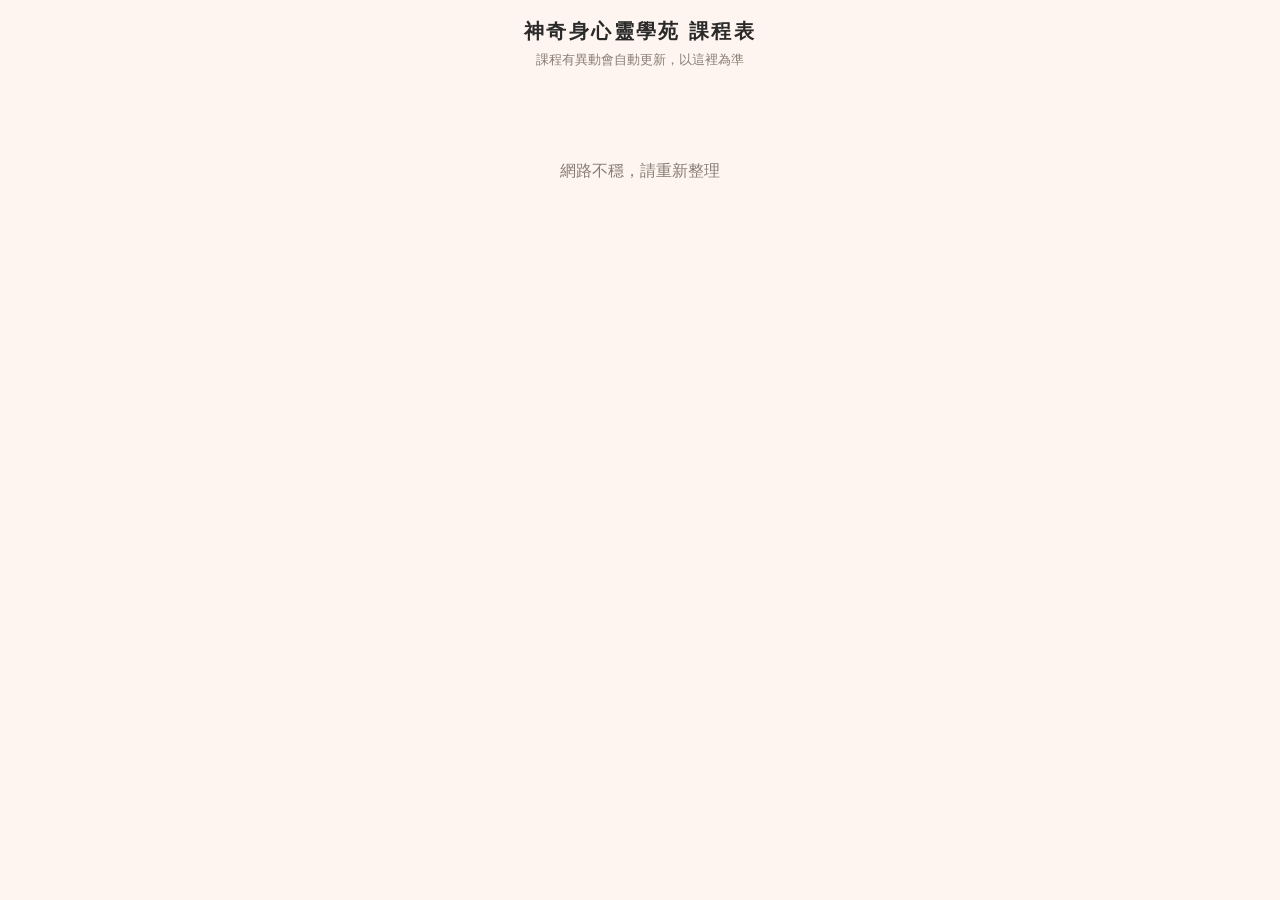
<file: class/index.html>
<!DOCTYPE html>
<html lang="zh-Hant"><head><meta charset="utf-8">
<meta name="viewport" content="width=device-width,initial-scale=1">
<meta name="color-scheme" content="light only">
<title>神奇身心靈學苑・課程表</title>
<style>
:root{color-scheme:light only}
body{margin:0;background:#fef5f0;font-family:"Noto Sans TC",-apple-system,"PingFang TC",sans-serif;color:#2a2a2a}
header{padding:18px 16px 6px;text-align:center}
header b{font-size:20px;letter-spacing:.12em}
header p{margin:6px 0 0;font-size:13px;color:#8a7d75}
.seg{display:flex;gap:8px;justify-content:center;margin:12px 0 4px}
.seg button{border:1px solid #e8d6cc;background:#fff;border-radius:999px;padding:8px 18px;font-size:15px;font-family:inherit;color:#5a4b42}
.seg button.on{background:#5a3a2e;color:#fff;border-color:#5a3a2e}
main{padding:10px 10px 30px;max-width:720px;margin:0 auto}
img{display:block;width:100%;height:auto;border-radius:10px;box-shadow:0 4px 18px rgba(90,58,46,.12)}
.tip{text-align:center;font-size:13px;color:#8a7d75;margin:12px 0 0}
.empty{text-align:center;padding:60px 0;color:#8a7d75}
</style></head><body>
<header><b>神奇身心靈學苑 課程表</b><p>課程有異動會自動更新，以這裡為準</p><div class="seg" id="seg"></div></header>
<main id="m"><div class="empty">讀取中…</div></main>
<script>
const U="https://plgrsxtlaznajzqgcuqr.supabase.co/rest/v1/game_data", K="eyJhbGciOiJIUzI1NiIsInR5cCI6IkpXVCJ9.eyJpc3MiOiJzdXBhYmFzZSIsInJlZiI6InBsZ3JzeHRsYXpuYWp6cWdjdXFyIiwicm9sZSI6ImFub24iLCJpYXQiOjE3NzQ5Njg1MDIsImV4cCI6MjA5MDU0NDUwMn0.XyZ0wQbZQ-CInglRpv-MHMuMvkviRovm-o-On_FeyGs";
const H={apikey:K,Authorization:"Bearer "+K};
const get=id=>fetch(U+"?id=eq."+id+"&select=data",{headers:H}).then(r=>r.json()).then(r=>r[0]&&r[0].data);
(async()=>{
  const cfg=await get("portal_config_main"); let imgs=[];
  (cfg&&cfg.teacher||[]).forEach(c=>(c.items||[]).forEach(it=>{ if(it.type==="gallery"&&it.name==="課程資料") imgs=(it.images||[]).filter(m=>/^\s*\d+\s*月\s*課表/.test(m.title||"")&&m.sb); }));
  const now=new Date(Date.now()+8*3600e3), cm=now.getUTCMonth()+1, nm=cm%12+1;
  const pick=m=>imgs.find(x=>new RegExp("^\\s*"+m+"\\s*月").test(x.title));
  const list=[pick(cm),pick(nm)].filter(Boolean);
  if(!list.length){ document.getElementById("m").innerHTML='<div class="empty">課表整理中，請私訊學苑官方 LINE</div>'; return; }
  const data={}; await Promise.all(list.map(async x=>{ const d=await get(x.sb); if(d&&d.image) data[x.sb]=d.image; }));
  const show=i=>{ const x=list[i]; document.querySelectorAll("#seg button").forEach((b,j)=>b.classList.toggle("on",i===j));
    document.getElementById("m").innerHTML=data[x.sb]?'<img src="'+data[x.sb]+'" alt="'+x.title+'"><p class="tip">長按圖片可以存到手機</p>':'<div class="empty">讀不到圖片，請重新整理</div>'; };
  document.getElementById("seg").innerHTML=list.length>1?list.map((x,i)=>'<button type="button">'+x.title.replace(/\s/g,"")+'</button>').join(""):"";
  document.querySelectorAll("#seg button").forEach((b,i)=>b.onclick=()=>show(i));
  show(0);
})().catch(()=>{ document.getElementById("m").innerHTML='<div class="empty">網路不穩，請重新整理</div>'; });
</script></body></html>
</file>
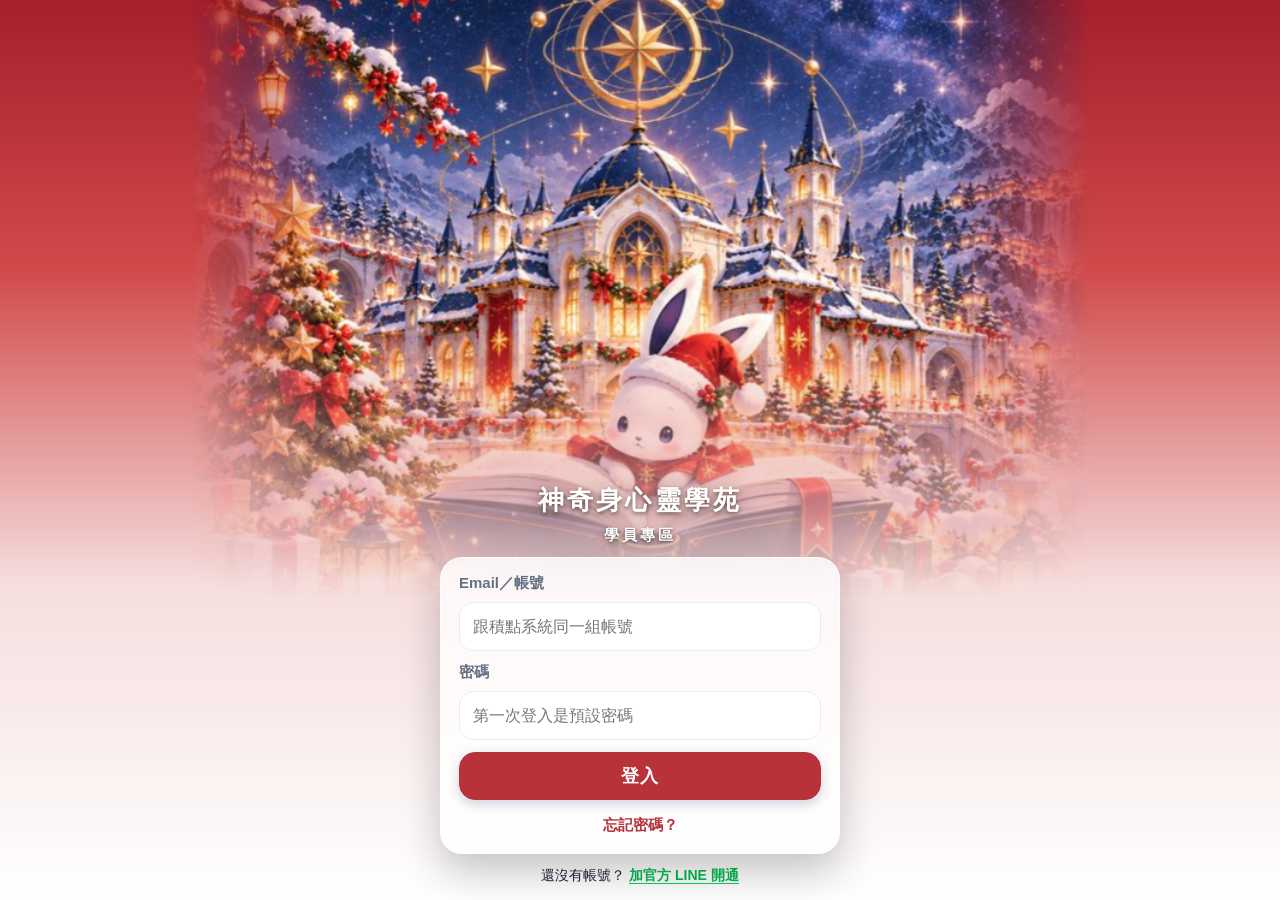
<file: student/index.html>
<!DOCTYPE html>
<html lang="zh-Hant">
<head>
<meta charset="UTF-8">
<meta name="viewport" content="width=device-width, initial-scale=1">
<meta name="color-scheme" content="light only">
<title>神奇身心靈學苑・學員專區（試用版）</title>
<style>

:root,body.t-blue{--pri:#1d3461;--pri2:#2c4b80;--pri-soft:#eaf0f8;--bg:#f3f5f9;--line:#e1e6ef;--ink:#1a2233;--quiet:#667085;--acc:#c6a15b;--acc-soft:#fbf6ea;--accd:#9a7631}
body.t-green{--pri:#1f4a3a;--pri2:#2f6a53;--pri-soft:#e8f1ec;--bg:#f2f5f3;--line:#dce6e0;--ink:#17241e;--quiet:#617068;--acc:#c6a15b;--acc-soft:#fbf6ea;--accd:#9a7631}
body.t-purple{--pri:#46395f;--pri2:#655285;--pri-soft:#efebf6;--bg:#f6f3f8;--line:#e6e0ee;--ink:#221c2e;--quiet:#6c6478;--acc:#c6a15b;--acc-soft:#fbf6ea;--accd:#9a7631}
:root{color-scheme:light only;--ok:#1d7a55;--ok-bg:#eaf6f0;--warn:#9a6a1c;--warn-bg:#fdf5e6;--bad:#9b4646;--bad-bg:#fbefef;--r:18px;--sh:0 2px 10px rgba(20,32,60,.05),0 10px 28px rgba(20,32,60,.04)}
@media (prefers-color-scheme:dark){:root{color-scheme:light only}}
*,*::before,*::after{box-sizing:border-box}
html{background:var(--bg);-webkit-text-size-adjust:100%;overflow-x:clip}
body{margin:0;background:var(--bg);color:var(--ink);font-family:-apple-system,BlinkMacSystemFont,"PingFang TC","Noto Sans TC","Microsoft JhengHei",sans-serif;font-size:16px;line-height:1.7;text-wrap:pretty;overflow-x:clip;-webkit-font-smoothing:antialiased}
h1,h2,h3{font-family:"Noto Serif TC","Songti TC","PMingLiU",serif;color:var(--ink);letter-spacing:.04em;line-height:1.45;text-wrap:balance}
h2{font-size:22px;margin:20px 0 12px} h3{font-size:18px;margin:0 0 10px} p{margin:8px 0}
button{font:inherit;cursor:pointer;color:inherit;-webkit-tap-highlight-color:transparent}
img{max-width:100%}
.wrap{max-width:720px;margin:0 auto;padding:14px 16px calc(100px + env(safe-area-inset-bottom))}
.muted{color:var(--quiet);font-size:15px}
.row{display:flex;flex-wrap:wrap;align-items:center;gap:8px 12px;min-width:0}
.two{display:grid;grid-template-columns:repeat(2,minmax(0,1fr));gap:10px}
.three{display:grid;grid-template-columns:repeat(3,minmax(0,1fr));gap:10px}
.two>*,.three>*{min-width:0}
.demo{font-size:14px;color:var(--quiet);background:#fff;border:1px dashed var(--line);border-radius:12px;padding:8px 12px;margin:0 0 12px}
/* 頁首 */
header.top{display:flex;justify-content:space-between;align-items:center;gap:10px;margin:0 0 12px}
header.top h1{font-size:21px;margin:0} header.top small{display:block;color:var(--quiet);font-size:14px;font-family:inherit;letter-spacing:0}
.topbar{display:flex;justify-content:space-between;align-items:center;margin:2px 2px 12px}
.topbar b{font-family:"Noto Serif TC","Songti TC",serif;font-size:17px;color:var(--pri);letter-spacing:.06em;margin-right:8px}
.topbar span{color:var(--quiet);font-size:15px}
.lnk{border:0;background:none;color:var(--quiet);font-size:15px;padding:6px 2px}
.adm-head{display:flex;justify-content:space-between;align-items:center;background:var(--pri);color:#fff;border-radius:16px;padding:14px 18px;margin:0 0 14px;box-shadow:0 8px 22px rgba(20,32,60,.14)}
.adm-head b{font-family:"Noto Serif TC","Songti TC",serif;font-size:21px;letter-spacing:.1em}
.adm-head button{border:1px solid rgba(255,255,255,.55);background:transparent;color:#fff;border-radius:10px;padding:6px 14px;font-size:15px}
/* 卡片與按鈕 */
.card{background:#fff;border:1px solid var(--line);border-radius:var(--r);padding:16px;margin:0 0 14px;box-shadow:var(--sh);min-width:0;overflow-wrap:break-word}
.card.soft{background:var(--pri-soft);border-color:transparent;box-shadow:none}
.card.miss{border-color:var(--acc);background:var(--acc-soft)}
.btn{display:inline-flex;align-items:center;justify-content:center;gap:6px;min-height:46px;padding:10px 18px;border:1px solid var(--pri);border-radius:12px;background:var(--pri);color:#fff;font-size:16px;font-weight:700;line-height:1.35;text-align:center;max-width:100%}
.btn:active{filter:brightness(.92)}
.btn.line{background:#fff;color:var(--pri)}
.btn.gray{background:#fff;color:var(--ink);border-color:var(--line)}
.btn.ok{background:var(--pri);border-color:var(--pri)}
.btn.block{display:flex;width:100%;margin-top:10px}
.btn.big{min-height:54px;font-size:18px;border-radius:999px}
.btn.sm{min-height:38px;padding:6px 12px;font-size:15px;border-radius:10px}
.btn:disabled{opacity:.45}
.chip{display:inline-flex;align-items:center;min-height:26px;padding:2px 10px;border-radius:999px;font-size:14px;font-weight:600;white-space:nowrap;border:0}
.c-ok{color:var(--ok);background:var(--ok-bg)} .c-warn{color:var(--warn);background:var(--warn-bg)} .c-bad{color:var(--bad);background:var(--bad-bg)} .c-blue{color:var(--pri);background:var(--pri-soft)} .c-gray{color:#5b6475;background:#eef0f4}
label.f{display:block;margin:14px 0 6px;font-size:15px;font-weight:600;color:var(--quiet)}
input.t,select.t,textarea.t{display:block;width:100%;min-height:48px;padding:10px 13px;border:1px solid var(--line);border-radius:12px;background:#fff;color:var(--ink);font:inherit;font-size:16px}
input.t:focus,select.t:focus,textarea.t:focus{outline:none;border-color:var(--pri2);box-shadow:0 0 0 3px var(--pri-soft)}
textarea.t{min-height:100px}
.seg{display:flex;flex-wrap:wrap;gap:8px;margin:0 0 14px}
.seg button{flex:1 1 auto;min-height:42px;padding:8px 10px;border:1px solid var(--line);border-radius:12px;background:#fff;color:var(--quiet);font-size:15px}
.seg button.on{background:var(--pri);border-color:var(--pri);color:#fff;font-weight:700}
.seg.sub{background:#fff;border:1px solid var(--line);border-radius:14px;padding:4px;gap:4px}
.seg.sub button{border:0;border-radius:10px;min-height:40px}
.seg.sub button.on{background:var(--pri-soft);color:var(--pri)}
.back{border:0;background:none;color:var(--pri);font-weight:700;font-size:16px;padding:4px 0;margin:0 0 6px}
.sess{border-top:1px solid var(--line);padding:12px 0 2px;margin-top:10px}
.sess:first-of-type{border-top:0;margin-top:0}
/* 學員：狀態列 */
.status{display:flex;align-items:center;gap:12px;width:100%;text-align:left;background:#fff;border:1px solid var(--line);border-radius:var(--r);padding:12px 14px;margin:0 0 14px;box-shadow:var(--sh)}
.st-mid{flex:1;min-width:0;display:flex;flex-direction:column;gap:3px}
.st-mid b{font-size:17px;font-family:"Noto Serif TC","Songti TC",serif}
.st-mid small{color:var(--quiet);font-size:13px}
.st-coin{display:flex;align-items:center;gap:5px;padding-left:12px;border-left:1px solid var(--line)}
.st-coin b{font-size:20px;color:var(--ink)}
.coinimg{width:30px;height:30px}
.coin{display:inline-block;width:1.1em;height:1.1em;vertical-align:-.18em;margin-right:3px;background:url(img/coin.png) center/contain no-repeat}
.xp{height:8px;border-radius:99px;background:var(--pri-soft);overflow:hidden;margin-top:2px}
.xp span{display:block;height:100%;border-radius:99px;background:var(--lvc,var(--pri))}
/* 等級徽章 */
.lvbadge{position:relative;display:inline-flex;flex:none;width:52px;height:52px;border-radius:50%;padding:3px;background:#fff;border:2px solid var(--lvc,var(--pri))}
.lvbadge img{width:100%;height:100%;border-radius:50%;object-fit:cover}
.lvbadge b{position:absolute;right:-4px;bottom:-4px;min-width:22px;height:22px;border-radius:99px;background:var(--lvc,var(--pri));color:#fff;font-size:13px;display:flex;align-items:center;justify-content:center;border:2px solid #fff}
.lvbadge.sm{width:38px;height:38px} .lvbadge.sm b{min-width:18px;height:18px;font-size:11px}
.lvbadge.xl{width:84px;height:84px;margin:0 auto}
.lv1,.lvb1{--lvc:#8a94a8}.lv2,.lvb2{--lvc:#2f8a62}.lv3,.lvb3{--lvc:#2f6fb5}.lv4,.lvb4{--lvc:#6a55b8}.lv5,.lvb5{--lvc:#b8892c}.lv6,.lvb6{--lvc:#8f4f9e}
.lvb6{border-color:#c6a15b;box-shadow:0 0 0 2px #8f4f9e}
.lvcard{background:#fff;border:1px solid var(--line);border-top:4px solid var(--lvc);border-radius:var(--r);padding:16px;margin:0 0 14px;box-shadow:var(--sh)}
.lv5.lvcard{background:linear-gradient(160deg,#fffaf0,#fff 60%)}
.lv6.lvcard{background:linear-gradient(160deg,#f8f1fb,#fffaf0 55%,#fff);border:2px solid #c6a15b;border-top-width:5px}
.coins{display:flex;align-items:center;gap:5px;font-size:22px;font-weight:800}
.lvrow{display:flex;gap:12px;align-items:flex-start;border:1px solid var(--line);border-left:4px solid var(--lvc);border-radius:14px;padding:12px;margin:0 0 10px;background:#fff}
.lvrow.cur{background:var(--pri-soft)} .lvrow p{margin:4px 0 0}
.lvtag{font-size:13px;font-weight:700;padding:1px 8px;border-radius:99px;color:var(--lvc);background:#f0f2f6;margin-left:8px}
.lvt1{--lvc:#6f7a90}.lvt2{--lvc:#2f8a62}.lvt3{--lvc:#2f6fb5}.lvt4{--lvc:#6a55b8}.lvt5{--lvc:#9a7225}.lvt6{--lvc:#8f4f9e}
/* 學員：今天的課 */
.today{position:relative;background:#fff;border:1px solid var(--line);border-radius:22px;padding:18px 18px 16px;margin:0 0 14px;box-shadow:var(--sh);overflow:hidden}
.td-txt{padding-right:104px;min-height:96px}
.td-lab{display:flex;align-items:center;gap:6px;color:var(--pri);font-weight:700;font-size:15px}
.si{width:20px;height:20px;fill:none;stroke:currentColor;stroke-width:1.8;stroke-linecap:round;stroke-linejoin:round}
.td-big{display:block;font-family:"Noto Serif TC","Songti TC",serif;font-size:28px;line-height:1.3;margin:6px 0 2px;color:var(--ink)}
.td-txt p{margin:0;color:var(--quiet)}
.td-img{position:absolute;top:14px;right:12px;width:96px;height:96px}
.td-done{margin-top:12px;text-align:center;background:var(--ok-bg);color:var(--ok);border-radius:999px;padding:12px;font-weight:700}
/* 學員：四格入口 */
.tiles{display:grid;grid-template-columns:repeat(2,minmax(0,1fr));gap:10px;margin:0 0 10px}
.tile{display:flex;align-items:center;gap:10px;width:100%;min-height:84px;background:#fff;border:1px solid var(--line);border-radius:18px;padding:10px 10px 10px 8px;text-align:left;box-shadow:var(--sh);min-width:0}
.tile .ill{width:56px;height:56px;flex:none}
.tile span{flex:1;min-width:0;display:flex;flex-direction:column}
.tile b{font-size:17px;font-family:"Noto Serif TC","Songti TC",serif}
.tile small{font-size:13px;color:var(--quiet);line-height:1.4}
.tile i{font-style:normal;color:var(--quiet);font-size:20px}
.tile.wide{margin:0 0 14px}
.sec-h{display:flex;align-items:center;gap:8px;margin:18px 2px 8px}
.sec-h b{font-family:"Noto Serif TC","Songti TC",serif;font-size:19px}
.sec-h.in{margin:0 0 6px} .sec-h .si{color:var(--pri)}
.sec-ill{width:34px;height:34px}
.news{padding:4px 14px}
.nrow{display:flex;align-items:center;gap:10px;width:100%;text-align:left;border:0;border-top:1px solid var(--line);background:none;padding:12px 0}
.nrow:first-child{border-top:0}
.nrow span:nth-child(2){flex:1;min-width:0;display:flex;flex-direction:column}
.nrow small{color:var(--quiet);font-size:14px;overflow:hidden;white-space:nowrap;text-overflow:ellipsis}
.nrow i{font-style:normal;color:var(--quiet);font-size:20px}
.dot{width:8px;height:8px;border-radius:50%;background:var(--pri);flex:none}
.dot.rec{background:var(--acc)}
/* 主題顏色 */
.themes{display:grid;grid-template-columns:repeat(3,minmax(0,1fr));gap:10px}
.sw{display:flex;flex-direction:column;align-items:center;gap:6px;border:2px solid var(--line);border-radius:14px;background:#fff;padding:12px 4px}
.sw i{width:40px;height:40px;border-radius:50%}
.sw-blue i{background:#1d3461}.sw-green i{background:#1f4a3a}.sw-purple i{background:#46395f}
body.t-jade{--pri:#24804a;--pri2:#33995c;--pri-soft:#e6f4ec;--bg:#f2f7f4;--line:#d9e9df;--ink:#16261d;--quiet:#5f7268;--acc:#c6a15b;--acc-soft:#fbf6ea;--accd:#9a7631}
body.t-red{--pri:#b23a3a;--pri2:#c95454;--pri-soft:#f9e9e8;--bg:#faf4f3;--line:#efdcda;--ink:#2a1716;--quiet:#77605e;--acc:#c6a15b;--acc-soft:#fbf6ea;--accd:#9a7631}
body.t-amber{--pri:#b8860b;--pri2:#cc9a1f;--pri-soft:#faf0de;--bg:#fbf7ef;--line:#efe3cb;--ink:#2b210f;--quiet:#76694f;--acc:#b23a3a;--acc-soft:#f9e9e8;--accd:#8c2c2c}
body.t-gold{--pri:#c99a12;--pri2:#ddb12a;--pri-soft:#fbf3d9;--bg:#faf8f2;--line:#ece4d0;--ink:#2a2416;--quiet:#73694f;--acc:#8a6d2f;--acc-soft:#f6efdd;--accd:#6d5422}
body.t-rose{--pri:#c27c88;--pri2:#d4959f;--pri-soft:#f9eef0;--bg:#fbf6f7;--line:#f0e1e4;--ink:#2e1d21;--quiet:#7a6669;--acc:#c6a15b;--acc-soft:#fbf6ea;--accd:#9a7631}
body.t-ink{--pri:#22303f;--pri2:#3a4b5e;--pri-soft:#e8ecf1;--bg:#f4f5f7;--line:#dfe3e9;--ink:#141b24;--quiet:#626b77;--acc:#c6a15b;--acc-soft:#fbf6ea;--accd:#9a7631}
.sw-jade i{background:#24804a}.sw-red i{background:#b23a3a}.sw-amber i{background:#b8860b}.sw-gold i{background:linear-gradient(135deg,#f3d26b,#c99a12)}.sw-ink i{background:#22303f}.sw-rose i{background:#c27c88}
.sw span{text-align:center;font-size:13px;line-height:1.3}
.sw span em{display:block;font-style:normal;font-size:11px;color:var(--quiet)}
.sw.lock i{position:relative}.sw.lock i::after{content:"🔒";position:absolute;right:-6px;bottom:-4px;font-size:14px;background:#fff;border-radius:50%;width:20px;height:20px;line-height:20px;text-align:center;box-shadow:0 1px 3px rgba(0,0,0,.2)}
.gth{display:flex;align-items:center;justify-content:center;border-radius:14px}
.gth span{color:#fff;font-size:34px;font-weight:700;font-family:serif}
.sw.on{border-color:var(--pri);background:var(--pri-soft);font-weight:700}
/* 行政：今日 */
.today-h{margin:4px 2px 12px;font-size:24px}
.todos{display:grid;grid-template-columns:repeat(3,minmax(0,1fr));gap:9px;margin:0 0 12px}
.todo{position:relative;display:flex;flex-direction:column;align-items:center;gap:2px;border:1px solid var(--line);background:#fff;border-radius:16px;padding:10px 4px 10px;box-shadow:var(--sh);min-width:0}
.todo-ill{width:44px;height:44px;opacity:.55}
.todo b{position:absolute;top:8px;right:10px;min-width:24px;height:24px;border-radius:99px;background:#eef0f4;color:var(--quiet);font-size:14px;display:flex;align-items:center;justify-content:center;padding:0 6px}
.todo span{font-size:14px;color:var(--quiet)}
.todo.has{border-color:var(--acc);background:var(--acc-soft)}
.todo.has .todo-ill{opacity:1} .todo.has b{background:var(--accd);color:#fff} .todo.has span{color:var(--ink);font-weight:600}
.alert{display:flex;align-items:center;gap:10px;width:100%;text-align:left;border:1px solid var(--acc);background:var(--acc-soft);border-radius:14px;padding:12px 14px;margin:0 0 12px;flex-wrap:wrap}
.alert b{flex:1 1 100%;font-size:15px;color:var(--accd)} .alert span{flex:1;font-size:14px;color:var(--quiet)} .alert i{font-style:normal}
.ck-top{display:flex;justify-content:space-between;gap:10px;align-items:flex-start}
.ck-top>div:first-child{min-width:0;display:flex;flex-direction:column}
.ck-name{font-family:"Noto Serif TC","Songti TC",serif;font-size:26px;margin:4px 0 0;line-height:1.3}
.code{flex:none;display:flex;flex-direction:column;align-items:center;border:1px solid var(--line);background:var(--pri-soft);border-radius:14px;padding:8px 14px;color:var(--pri)}
.code span{font-size:13px;font-weight:600}
.code b{font-size:32px;letter-spacing:3px;line-height:1.2;color:var(--ink);font-family:-apple-system,"Helvetica Neue",Arial,sans-serif}
.stat3{display:grid;grid-template-columns:repeat(3,1fr);margin:14px 0 4px;border-top:1px solid var(--line);padding-top:10px}
.stat3 div{text-align:center;border-left:1px solid var(--line)} .stat3 div:first-child{border-left:0}
.stat3 span{display:block;font-size:14px;color:var(--quiet)}
.stat3 b{font-size:28px;color:var(--pri);font-family:"Noto Serif TC",serif} .stat3 b.g{color:var(--ok)} .stat3 b.w{color:var(--accd)}
.roster{list-style:none;margin:0;padding:0}
.roster li{display:flex;justify-content:space-between;align-items:center;gap:8px;border-top:1px solid var(--line);padding:11px 0;flex-wrap:wrap}
.roster li:first-child{border-top:0}
.roster .nm{display:flex;align-items:center} .roster .nm b{font-size:17px;font-family:"Noto Serif TC","Songti TC",serif}
.roster .acts{display:flex;gap:6px;margin-left:auto}
/* 行政：更多 */
.menu{padding:2px 14px}
.menu button{display:flex;align-items:center;gap:12px;width:100%;text-align:left;border:0;border-top:1px solid var(--line);background:none;padding:12px 0}
.menu button:first-child{border-top:0}
.menu span{flex:1;display:flex;flex-direction:column} .menu b{font-size:17px} .menu small{color:var(--quiet);font-size:14px}
.menu i{font-style:normal;color:var(--quiet);font-size:20px}
.m-ill{width:40px;height:40px}
/* 商城 */
.goods{display:grid;grid-template-columns:repeat(2,minmax(0,1fr));gap:10px}
.good{display:flex;flex-direction:column;gap:4px;background:#fff;border:1px solid var(--line);border-radius:16px;padding:10px;box-shadow:var(--sh);min-width:0}
.good b{font-size:16px}
.good .btn{margin-top:auto;min-height:42px;font-size:15px;padding:8px}
.good .chip{align-self:flex-start;margin-top:auto}
.gimg{height:104px;border-radius:12px;background:var(--pri-soft);display:flex;align-items:center;justify-content:center}
.gimg img{width:80px;height:80px}
.gsm{display:inline-block;width:38px} .gsm .gimg{height:38px;border-radius:8px} .gsm .gimg img{width:30px;height:30px}
.gprice{font-weight:800;font-size:18px;color:var(--ink)}
/* 共用 */
.list-plain{list-style:none;margin:0;padding:0}
.list-plain li{border-top:1px solid var(--line);padding:10px 0}
.list-plain li:first-child{border-top:0}
.copybox{white-space:pre-wrap;background:var(--pri-soft);border-radius:12px;padding:14px;font-size:16px;overflow-wrap:anywhere}
.mask{position:fixed;inset:0;background:rgba(15,22,40,.42);display:none;align-items:flex-end;justify-content:center;z-index:100}
.mask.show{display:flex}
.sheet{background:#fff;width:100%;max-width:720px;border-radius:22px 22px 0 0;padding:22px 18px calc(26px + env(safe-area-inset-bottom));max-height:88vh;overflow:auto}
.toast{position:fixed;left:50%;bottom:calc(88px + env(safe-area-inset-bottom));transform:translateX(-50%);background:var(--ink);color:#fff;padding:10px 18px;border-radius:999px;font-size:15px;display:none;z-index:200;max-width:90%}
nav.tabs{position:fixed;left:0;right:0;bottom:0;z-index:50;display:flex;background:rgba(255,255,255,.97);border-top:1px solid var(--line);padding:4px 4px env(safe-area-inset-bottom);box-shadow:0 -4px 16px rgba(20,32,60,.05)}
nav.tabs button{flex:1;min-width:0;display:flex;flex-direction:column;align-items:center;gap:2px;border:0;background:none;padding:7px 0 8px;color:var(--quiet);font-size:13px}
nav.tabs svg{width:24px;height:24px;fill:none;stroke:currentColor;stroke-width:1.7;stroke-linecap:round;stroke-linejoin:round}
nav.tabs button.on{color:var(--pri);font-weight:700}
nav.tabs button.on svg{stroke-width:2.2}
@media (min-width:720px){nav.tabs{justify-content:center} nav.tabs button{max-width:150px;font-size:14px} .goods{grid-template-columns:repeat(3,minmax(0,1fr))}}
#__kbSpacer{height:0}
.paylist{list-style:none;margin:0 0 10px;padding:0}
.paylist li{display:flex;justify-content:space-between;gap:10px;border-top:1px solid var(--line);padding:8px 0}
.paylist li:first-child{border-top:0}
.paysel{display:grid;gap:8px}
.paysel button{display:flex;justify-content:space-between;align-items:center;border:1px solid var(--line);border-radius:12px;background:#fff;padding:12px 14px;font-size:16px}
.paysel button.on{border:2px solid var(--pri);background:var(--pri-soft)}
.rules{margin:0;padding-left:1.3em} .rules li{margin:0 0 8px}
.adm-head b small{display:block;font-size:13px;letter-spacing:.2em;opacity:.75;font-family:-apple-system,"PingFang TC",sans-serif;font-weight:500}
.pg-h{display:flex;justify-content:space-between;align-items:center;gap:10px;margin:6px 2px 10px}
.pg-h h2{margin:0}
.search{background:#fff url("data:image/svg+xml,%3Csvg xmlns='http://www.w3.org/2000/svg' width='20' height='20' viewBox='0 0 24 24' fill='none' stroke='%23667085' stroke-width='2'%3E%3Ccircle cx='11' cy='11' r='7'/%3E%3Cpath d='M20 20l-4-4'/%3E%3C/svg%3E") 12px center no-repeat;padding-left:42px}
.stu{padding:14px}
.stu-top{display:flex;align-items:center;gap:8px;flex-wrap:wrap}
.stu-top b{font-size:19px;font-family:"Noto Serif TC","Songti TC",serif}
.stu-top .lvtag{margin-left:0}.stu-top .chip{margin-left:auto}
.ctags{display:flex;flex-wrap:wrap;gap:6px;margin:8px 0 4px}
.ctag{font-size:14px;font-weight:600;padding:2px 10px;border-radius:8px;background:#eef0f4;color:#4b5565}
.ct-bazi{background:#e8eef9;color:#1d3461}.ct-tarot{background:#f1ebf8;color:#5b3f86}
.stu-meta{font-size:14px}
.stu-acts{display:flex;gap:8px;margin-top:10px}
.grp{display:flex;align-items:center;gap:10px;margin:22px 2px 10px}
.grp span{font-family:"Noto Serif TC","Songti TC",serif;font-size:20px;font-weight:700;color:var(--ink)}
.grp::after{content:"";flex:1;height:1px;background:var(--line)}
.grp::before{content:"";width:6px;height:22px;border-radius:3px;background:var(--pri)}
.grp-tarot::before{background:#6a4f95}.grp-other::before{background:var(--acc)}
.crs{border-left:5px solid var(--pri)}
.crs-tarot{border-left-color:#6a4f95}.crs-other{border-left-color:var(--acc)}
.crs-h{display:flex;justify-content:space-between;align-items:flex-start;gap:8px}
.crs-h b{display:block;font-family:"Noto Serif TC","Songti TC",serif;font-size:21px;line-height:1.35}
.crs-h small{display:block;color:var(--quiet);font-size:14px}
.kv3{display:grid;grid-template-columns:repeat(3,1fr);gap:8px;margin:12px 0 6px}
.kv3.one{grid-template-columns:1fr}
.kv3 div{background:var(--pri-soft);border-radius:12px;padding:8px 10px}
.kv3 div.sh{background:var(--acc-soft)}
.kv3 span{display:block;font-size:13px;color:var(--quiet)}
.kv3 b{font-size:19px;color:var(--ink)}
.combo{font-size:14px;color:var(--quiet);margin:2px 0 4px}
.sess-h{font-weight:700;font-size:15px;margin:12px 0 4px;color:var(--pri)}
.sess-h span{font-weight:400;color:var(--quiet);font-size:13px}
.srow{display:flex;align-items:center;gap:8px;border-top:1px solid var(--line);padding:8px 0}
.srow .sd{flex:1;min-width:0;font-weight:600}
.srow .sd small{display:block;font-weight:400;color:var(--quiet);font-size:13px}
.nw{white-space:nowrap}
.scard{display:flex;gap:14px;width:100%;text-align:left;background:#fff;border:1px solid var(--line);border-radius:18px;padding:14px;margin:0 0 10px;box-shadow:var(--sh);align-items:flex-start}
.dblk{flex:none;width:64px;border-radius:14px;background:var(--pri);color:#fff;text-align:center;padding:8px 2px 7px}
.dblk b{display:block;font-size:28px;line-height:1.05;font-family:-apple-system,"Helvetica Neue",Arial,sans-serif}
.dblk span{display:block;font-size:12px;opacity:.85;margin-top:2px}
.sc-body{flex:1;min-width:0;display:flex;flex-direction:column}
.sc-top{display:flex;align-items:center;justify-content:space-between;gap:6px;margin-bottom:2px}
.sc-name{font-family:"Noto Serif TC","Songti TC",serif;font-size:20px;line-height:1.35;color:var(--ink)}
.sc-time{font-size:16px;font-weight:600;color:var(--pri);margin-top:2px}
.sc-sub{font-size:14px;color:var(--quiet)}
.stag{font-size:12px;font-weight:700;letter-spacing:.1em;padding:1px 8px;border-radius:6px}
.st-bazi{background:#e8eef9;color:#1d3461}.st-tarot{background:#f1ebf8;color:#5b3f86}.st-free{background:var(--acc-soft);color:var(--accd)}
.mc{padding:14px}.mc-top{display:flex;gap:14px;align-items:flex-start}
.mc.past{opacity:.75}.mc.past .dblk{background:#8a93a5}
.mc-act{display:flex;align-items:center;gap:10px;margin-top:12px}
.hint{margin:12px 0 0;padding:9px 12px;border-radius:10px;background:var(--pri-soft);color:var(--pri);font-size:14px}
.lb{display:inline-block;width:3em;color:var(--quiet);font-size:14px}
.btn.line-g{background:#06c755;border-color:#06c755;color:#fff;text-decoration:none}
.btn.line-g svg{width:22px;height:22px;fill:#fff}
.login{position:fixed;inset:0;overflow:auto;z-index:60;display:flex;justify-content:center;align-items:center;padding:20px 18px}
.lg-in{width:100%;max-width:400px}
.lg-stu{background:linear-gradient(180deg,var(--pri-soft) 0%,#fff 55%)}
.lg-adm{background:linear-gradient(160deg,#16233f,#243a66)}
.lg-brand{text-align:center;margin:0 0 18px}
.lg-brand h1{font-size:26px;margin:10px 0 2px;letter-spacing:.12em}
.lg-brand p{margin:0;color:var(--quiet);font-size:15px;letter-spacing:.2em}
.lg-emb{display:inline-flex;width:84px;height:84px;border-radius:50%;background:#fff;box-shadow:0 8px 24px rgba(20,32,60,.12);padding:8px}
.lg-emb img{width:100%;height:100%}
.lg-card{background:#fff;border-radius:22px;padding:6px 20px 16px;box-shadow:0 12px 32px rgba(20,32,60,.10)}
.lg-forgot{display:block;margin:10px auto 0;color:var(--pri);font-weight:600}
.lg-foot{text-align:center;margin-top:16px;color:var(--quiet);font-size:14px}
.lg-foot p{margin:0 0 8px}
.lg-line{display:inline-block;color:#06a648;font-weight:700;text-decoration:none;border:1px solid #06c755;border-radius:999px;padding:8px 18px}
.lg-demo{text-align:center;font-size:12px;color:var(--quiet);margin:14px 0 0}
.lg-adm .lg-brand h1,.lg-adm .lg-brand p{color:#fff}.lg-adm .lg-brand p{opacity:.75}
.lg-adm .lg-demo{color:rgba(255,255,255,.6)}
.lg-lock{display:inline-flex;width:72px;height:72px;border-radius:20px;background:rgba(255,255,255,.12);border:1px solid rgba(255,255,255,.25);align-items:center;justify-content:center}
.lg-lock svg{width:34px;height:34px;fill:none;stroke:#e9d3a1;stroke-width:1.8;stroke-linecap:round}
.lg-stu{align-items:flex-start;padding-top:0;background:#fff}
.lg-hero{margin:0 -18px -34px;height:250px;overflow:hidden;-webkit-mask-image:linear-gradient(180deg,#000 70%,transparent);mask-image:linear-gradient(180deg,#000 70%,transparent)}
.lg-hero img{width:100%;height:100%;object-fit:cover;object-position:center 55%}
.lg-stu .lg-brand{position:relative;margin-bottom:14px}
.lg-stu .lg-brand h1{margin-top:0}
@media (min-width:600px){.lg-hero{height:300px;border-radius:0 0 24px 24px}}
.lg-hero{height:260px;margin:0 -18px -20px}
.lg-hero img{object-position:center 40%}
.lg-hero{height:280px;margin:0 -18px -14px}
.lg-hero img{object-position:center 45%}
.fest-tag{position:absolute;top:14px;right:16px;z-index:2;background:#fff;color:var(--fa,var(--pri));font-weight:700;font-size:13px;letter-spacing:.15em;padding:4px 12px;border-radius:999px;box-shadow:0 4px 12px rgba(0,0,0,.08)}
.lg-stu[class*=fest-] .lg-hero{-webkit-mask-image:linear-gradient(180deg,#000 72%,transparent);mask-image:linear-gradient(180deg,#000 72%,transparent)}
.lg-stu[class*=fest-] .btn.big{background:var(--fa);border-color:var(--fa)}
.lg-stu[class*=fest-] .lg-forgot{color:var(--fa)}
/* 沉浸式節慶背景 */
.lg-stu[class*=fest-]{background-attachment:fixed}
.lg-stu[class*=fest-] .lg-hero{-webkit-mask-image:none;mask-image:none;margin:0 -18px 0;height:270px;border-radius:0 0 28px 28px;overflow:hidden;box-shadow:0 10px 30px rgba(0,0,0,.18)}
.lg-stu[class*=fest-] .lg-brand{margin:14px 0 14px}
.lg-stu[class*=fest-] .lg-brand h1{color:var(--fi);text-shadow:0 2px 10px rgba(0,0,0,.18)}
.lg-stu[class*=fest-] .lg-brand p{color:var(--fi);opacity:.85}
.lg-stu[class*=fest-] .lg-card{box-shadow:0 14px 36px rgba(0,0,0,.18)}
@media (min-width:600px){.lg-stu[class*=fest-] .lg-hero{height:320px}}
/* 主視覺與登入框融合（2026-10-31） */
.lg-stu[class*=fest-]{padding:0 18px 24px}
.lg-stu[class*=fest-] .lg-in{position:relative;z-index:1;padding-top:clamp(210px,44vh,340px)}
.lg-stu[class*=fest-] .lg-hero{position:absolute;z-index:0;top:0;left:0;right:0;margin:0;height:clamp(380px,72vh,600px);border-radius:0;box-shadow:none;
 -webkit-mask-image:linear-gradient(180deg,#000 0%,#000 48%,rgba(0,0,0,.55) 72%,transparent 100%);mask-image:linear-gradient(180deg,#000 0%,#000 48%,rgba(0,0,0,.55) 72%,transparent 100%)}
.lg-stu[class*=fest-] .lg-hero img{object-position:center 38%}
.lg-stu[class*=fest-] .lg-brand{margin:0 0 14px}
.lg-stu[class*=fest-] .lg-brand h1{color:#fff;font-size:28px;text-shadow:0 2px 4px rgba(0,0,0,.45),0 4px 22px rgba(0,0,0,.45)}
.lg-stu[class*=fest-] .lg-brand p{color:#fff;opacity:1;font-weight:600;text-shadow:0 1px 3px rgba(0,0,0,.5),0 2px 12px rgba(0,0,0,.4)}
.lg-stu[class*=fest-] .lg-card{background:rgba(255,255,255,.80);-webkit-backdrop-filter:blur(16px) saturate(1.3);backdrop-filter:blur(16px) saturate(1.3);border:1px solid rgba(255,255,255,.7);box-shadow:0 18px 40px rgba(0,0,0,.22)}
.lg-stu[class*=fest-] .lg-card input.t{background:rgba(255,255,255,.92)}
.lg-stu[class*=fest-] .fest-tag{position:absolute;z-index:2;top:14px;right:16px;background:rgba(255,255,255,.88);-webkit-backdrop-filter:blur(8px);backdrop-filter:blur(8px)}
@media (min-width:600px){.lg-stu[class*=fest-] .lg-hero{height:clamp(420px,78vh,700px)}.lg-stu[class*=fest-] .lg-in{padding-top:clamp(260px,48vh,400px)}}
.lg-stu[class*=fest-] .lg-in{position:static}
.lg-stu[class*=fest-] .lg-in>*:not(.lg-hero):not(.fest-tag){position:relative;z-index:1}
.lg-stu[class*=fest-] .lg-hero{height:clamp(360px,60vh,520px);left:0;right:0}
.lg-stu[class*=fest-] .lg-hero img{object-position:center 30%}
.lg-stu[class*=fest-] .lg-in{padding-top:calc(clamp(360px,60vh,520px) - 112px)}
@media (min-width:600px){
 .lg-stu[class*=fest-] .lg-hero{height:clamp(440px,74vh,640px);left:50%;right:auto;width:min(100%,980px);transform:translateX(-50%);
  -webkit-mask-image:radial-gradient(ellipse 62% 78% at 50% 36%,#000 58%,transparent 100%);mask-image:radial-gradient(ellipse 62% 78% at 50% 36%,#000 58%,transparent 100%)}
 .lg-stu[class*=fest-] .lg-in{padding-top:calc(clamp(440px,74vh,640px) - 150px)}}
@media (min-width:600px){
 .lg-stu[class*=fest-] .lg-hero{width:min(100%,900px);
  -webkit-mask-image:linear-gradient(90deg,transparent 0%,#000 16%,#000 84%,transparent 100%),linear-gradient(180deg,#000 55%,transparent 100%);-webkit-mask-composite:source-in;
  mask-image:linear-gradient(90deg,transparent 0%,#000 16%,#000 84%,transparent 100%),linear-gradient(180deg,#000 55%,transparent 100%);mask-composite:intersect}
 .lg-stu[class*=fest-] .lg-hero img{object-position:center 22%}
 .lg-stu[class*=fest-] .lg-in{padding-top:calc(clamp(440px,74vh,640px) - 96px)}}
/* 登入一頁滿、不能滑（2026-10-31） */
.login.lg-stu[class*=fest-]{overflow:hidden;height:100vh;height:100dvh;padding:0 16px;align-items:stretch;overscroll-behavior:none;touch-action:manipulation}
.lg-stu[class*=fest-] .lg-in{height:100%;display:flex;flex-direction:column;justify-content:flex-end;padding:0 0 max(12px,env(safe-area-inset-bottom))!important;margin:0 auto}
.lg-stu[class*=fest-] .lg-hero{height:calc(100% - 330px);min-height:260px}
.lg-stu[class*=fest-] .lg-brand{margin:0 0 10px}
.lg-stu[class*=fest-] .lg-brand h1{font-size:26px}
.lg-stu[class*=fest-] .lg-card{padding:4px 18px 10px}
.lg-stu[class*=fest-] .lg-card label.f{margin-top:8px}
.lg-stu[class*=fest-] .lg-card input.t{min-height:44px}
.lg-stu[class*=fest-] .lg-card .btn.big{min-height:48px;margin-top:12px}
.lg-stu[class*=fest-] .lg-forgot{margin-top:6px}
.lg-foot1{margin-top:10px;font-size:14px;color:var(--ink);text-align:center;white-space:nowrap}
.lg-foot1 a{color:#06a648;font-weight:700;text-decoration:none;margin-left:4px;border-bottom:1.5px solid #06c755}
.lg-stu[class*=fest-] .lg-demo{margin:6px 0 0;font-size:11.5px}
@media (max-height:700px){.lg-stu[class*=fest-] .lg-brand h1{font-size:22px}.lg-stu[class*=fest-] .lg-brand p{font-size:13px}.lg-stu[class*=fest-] .lg-card input.t{min-height:42px}.lg-stu[class*=fest-] .lg-card .btn.big{min-height:44px;margin-top:10px}.lg-stu[class*=fest-] .lg-hero{min-height:200px}}
@media (min-width:600px){.lg-stu[class*=fest-] .lg-hero{height:calc(100% - 300px);min-height:300px}.lg-stu[class*=fest-] .lg-hero img{object-position:center 30%}}
/* 主視覺動態：上下浮動＋光粉（2026-10-31） */
.lg-stu[class*=fest-] .fest-tag{display:none}
.lg-hero img{transform:scale(1.07);animation:heroFloat 6s ease-in-out infinite;will-change:transform}
@keyframes heroFloat{0%,100%{transform:scale(1.07) translateY(-7px)}50%{transform:scale(1.07) translateY(7px)}}
.lg-hero{position:relative}
.lg-spk{position:absolute;inset:0;pointer-events:none;overflow:hidden}
.lg-spk i{position:absolute;border-radius:50%;background:radial-gradient(circle,#fff 0%,#fff6c8 35%,rgba(255,215,110,.55) 60%,transparent 72%);box-shadow:0 0 12px 4px rgba(255,226,140,.85),0 0 3px 1px #fff;opacity:0;animation:spk 5s ease-in-out infinite}
.lg-spk i:nth-child(3n){background:radial-gradient(circle,#fff 0%,rgba(255,255,255,.7) 45%,transparent 72%);box-shadow:0 0 6px 2px rgba(255,255,255,.8)}
@keyframes spk{0%{opacity:0;transform:translateY(14px) scale(.4)}25%{opacity:1;transform:translateY(0) scale(1)}55%{opacity:.85;transform:translateY(-16px) scale(.85)}100%{opacity:0;transform:translateY(-40px) scale(.3)}}
@media (prefers-reduced-motion:reduce){.lg-hero img,.lg-spk i{animation:none}.lg-spk{display:none}}
/* 正式版：載入中、積點系統入口 */
.boot{min-height:70vh;display:flex;flex-direction:column;align-items:center;justify-content:center;color:var(--quiet)}
.spin{width:38px;height:38px;border-radius:50%;border:4px solid var(--pri-soft);border-top-color:var(--pri);animation:spin 1s linear infinite}
@keyframes spin{to{transform:rotate(360deg)}}
.ptcard{display:flex;align-items:center;gap:12px;text-decoration:none;color:var(--ink);margin-top:14px}
.ptcard .ptic{width:48px;height:48px;flex:none;border-radius:14px;background:var(--pri-soft);padding:6px}
.ptcard .ptic img{width:100%;height:100%}
.ptcard b{display:block;font-size:17px}.ptcard small{display:block;color:var(--quiet);font-size:13px;margin-top:2px}
.ptcard .ptgo{margin-left:auto;font-size:26px;color:var(--pri)}
/* 已繳費課程、示範帳號 */
.card.pre{border:2px solid #cfe9d8;background:#f6fcf8}
.pre-top{display:flex;align-items:center;gap:8px}.pre-top b{font-size:18px}
.pre-s{display:flex;justify-content:space-between;align-items:center;gap:10px;padding:10px 0;border-top:1px solid #e3efe7}
.ck-list{display:flex;flex-direction:column;gap:6px;margin:6px 0 4px}
.ck-row{display:flex;align-items:center;gap:10px;padding:10px 12px;border:1px solid var(--line);border-radius:12px;background:#fff}
.ck-row input{width:20px;height:20px}.ck-row span{flex:1;font-weight:600}.ck-row small{color:var(--quiet)}
.demo-bar{background:#fff4d6;color:#7a5a00;font-size:13px;text-align:center;padding:7px 10px;border-radius:10px;margin:0 0 8px}
.roster .nm.nm2{display:flex;flex-direction:column;align-items:flex-start;gap:2px;min-width:0}
.roster .nm.nm2 b{white-space:nowrap}.roster .nm.nm2 small{font-size:14px;line-height:1.4}
.srow .sd small.okc{color:#1f6f43;font-weight:700}.srow .sd small.warnc{color:#b26a00;font-weight:700}
.ol-btn{background:#1f6f43!important;border-color:#1f6f43!important;margin-top:10px;text-decoration:none;text-align:center}
.month-sw{display:flex;align-items:center;justify-content:space-between;gap:8px;margin:0 0 12px}.month-sw b{font-size:18px}
.card>.stat3:first-child{border-top:0;margin-top:0;padding-top:0}
.card.claim{border:2px dashed #f0b54a;background:#fffaf0}
.tn-card{padding:12px}
.tn-card>a{position:relative;display:block}
.tn-zoom{position:absolute;left:6px;top:6px;background:rgba(255,255,255,.85);color:#555;font-size:11px;padding:2px 8px;border-radius:10px}
.tn-link{color:var(--pri,#1e2f5c);font-size:14px;font-weight:600;cursor:pointer;white-space:nowrap}
.tn-img{width:100%;border-radius:10px;display:block}
.tn-head{display:flex;justify-content:space-between;align-items:baseline;margin:10px 2px 6px}
.tn-head b{font-size:17px}.tn-head .muted{font-size:13px}
.tn-cols{display:flex;gap:8px}
.tn-col{flex:1;min-width:0;text-align:center;background:#fdf3f5;border-radius:12px;padding:8px 4px 10px}
.tn-no{display:inline-flex;width:22px;height:22px;border-radius:50%;background:#f39aa6;color:#fff;font-weight:700;font-size:13px;align-items:center;justify-content:center}
.tn-big{font-size:26px;font-weight:700;line-height:1.15;margin-top:2px}
.tn-nm{font-size:16px;font-weight:600;white-space:nowrap}
.tn-lb{font-size:12px;color:var(--muted,#6b7280);margin-top:2px;white-space:nowrap}
.tn-foot{display:flex;justify-content:space-between;align-items:center;margin-top:10px}
.tn-foot .btn{margin:0}.tn-foot .muted{font-size:12px}
.tn-how-list{padding-left:20px;line-height:1.8}.tn-how-list li{margin-bottom:8px;word-break:break-all}
.tn-card{margin-bottom:0}
.tn-res{color:#d9677a}
.seg.sub{flex-wrap:nowrap}.seg.sub button{flex:1 1 0;min-width:0;padding:8px 2px;font-size:14px;white-space:nowrap}
.ch-sw{margin:0 0 12px}
.th-sum{display:flex;align-items:center;gap:10px}.th-sum b{font-size:17px;flex:1}
.th-sum .btn{margin:0;width:auto;padding:6px 14px;min-height:36px}
.th-cur{display:flex;align-items:center;gap:6px;color:var(--quiet);font-size:14px}
.th-cur>i{display:inline-block}.th-cur>i>i{display:block;width:18px;height:18px;border-radius:50%}
.th-sum+.themes{margin-top:12px}
.lv-one{white-space:nowrap;overflow:hidden;text-overflow:ellipsis}.lv-sm{font-size:12.5px}
.rit-note{display:flex;gap:10px;align-items:flex-start;padding:12px 14px;font-size:14px}.rit-note .chip{flex:0 0 auto}
.card.push .row .btn{margin:0;flex:1}
.pre-s .btn{white-space:nowrap;flex:0 0 auto}.pre-s>span{min-width:0}

/* ===== 美化試看版（2026-11-15）：只在 preview.html 套用 ===== */
:root,body.t-blue{--bg:#f5f3ee;--line:#e8e3d8;--pri-soft:#edf1f8;--sh:0 1px 2px rgba(30,40,60,.04),0 8px 24px rgba(30,40,60,.06);--r:20px}
body{background:
  radial-gradient(1200px 500px at 50% -120px,rgba(198,161,91,.10),transparent 70%),
  var(--bg);background-attachment:fixed}
html{background:var(--bg)}
h2{font-size:23px;font-weight:700;position:relative;padding-left:14px}
h2::before{content:"";position:absolute;left:0;top:.32em;bottom:.32em;width:4px;border-radius:4px;background:linear-gradient(var(--acc),var(--pri))}
.sheet h2,#sheet h2,.lg-card h2{padding-left:0}.sheet h2::before,#sheet h2::before,.lg-card h2::before{display:none}

/* 頁首：品牌字＋細金線 */
.topbar{padding:4px 2px 12px;margin:0 0 14px;border-bottom:1px solid rgba(198,161,91,.35)}
.topbar b{font-size:19px;letter-spacing:.12em}
.topbar span{font-size:14px;padding:2px 10px;border-radius:99px;background:#fff;border:1px solid var(--line)}

/* 卡片：更柔、更有層次 */
.card,.status,.today,.tile,.lvcard,.todo{border-color:rgba(232,227,216,.9);box-shadow:var(--sh)}
.card{border-radius:20px;padding:18px}
.card.soft{background:linear-gradient(160deg,var(--pri-soft),#fff 140%)}
.card h3{font-family:"Noto Serif TC","Songti TC",serif;font-weight:700;letter-spacing:.06em}

/* 等級金幣列 */
.status{border-radius:22px;padding:14px 16px;background:linear-gradient(135deg,#fff 0%,#fff 60%,#fbf6ea 100%)}
.xp{height:7px;background:#eef0f4}
.xp span{background:linear-gradient(90deg,var(--lvc,var(--pri)),color-mix(in srgb,var(--lvc,var(--pri)) 60%,#fff))}
.st-coin b{font-size:22px;font-family:"Noto Serif TC",serif}

/* 今天的課：主角卡 */
.today{border-radius:24px;background:linear-gradient(150deg,#fff 0%,#fff 55%,var(--pri-soft) 100%)}
.today::after{content:"";position:absolute;left:18px;right:18px;top:0;height:3px;border-radius:0 0 4px 4px;background:linear-gradient(90deg,var(--acc),transparent)}
.td-big{font-size:30px;font-weight:700}

/* 入口磚 */
.tile{border-radius:20px;transition:transform .15s}
.tile:active{transform:scale(.98)}
.tile b{font-weight:700;letter-spacing:.05em}
.tile i{color:var(--acc)}

/* 按鈕 */
.btn{border-radius:14px;letter-spacing:.04em;box-shadow:0 4px 12px color-mix(in srgb,var(--pri) 22%,transparent);background:linear-gradient(180deg,var(--pri2),var(--pri))}
.btn.line,.btn.gray{box-shadow:none;background:#fff}
.btn.line{border-color:color-mix(in srgb,var(--pri) 45%,#fff)}
.btn.big{border-radius:16px}
.btn.sm{border-radius:12px;box-shadow:none}

/* 分段切換 */
.seg button{border-radius:14px;border-color:var(--line)}
.seg button.on{background:linear-gradient(180deg,var(--pri2),var(--pri));box-shadow:0 4px 10px color-mix(in srgb,var(--pri) 20%,transparent)}
.seg.sub{border-radius:16px;background:rgba(255,255,255,.85)}
.seg.sub button.on{background:var(--pri-soft);color:var(--pri);box-shadow:none;font-weight:700}

/* 小標籤 */
.chip{font-weight:700;letter-spacing:.03em}
.sec-h b{font-weight:700;letter-spacing:.08em}

/* 下方分頁列：毛玻璃＋選中有底 */
nav.tabs{background:rgba(255,255,255,.85);-webkit-backdrop-filter:blur(14px);backdrop-filter:blur(14px);border-top:1px solid rgba(232,227,216,.9);box-shadow:0 -6px 20px rgba(30,40,60,.05)}
nav.tabs button{position:relative;isolation:isolate}
nav.tabs button.on::before{content:"";position:absolute;top:3px;left:50%;transform:translateX(-50%);width:52px;height:32px;border-radius:14px;background:var(--pri-soft);z-index:-1}

/* 輸入框 */
input.t,select.t,textarea.t{border-radius:14px;background:#fffdf9}

/* 行政頁首 */
.adm-head{border-radius:20px;background:linear-gradient(135deg,var(--pri2),var(--pri) 60%);position:relative;overflow:hidden}
.adm-head::after{content:"";position:absolute;right:-40px;top:-40px;width:140px;height:140px;border-radius:50%;border:1px solid rgba(198,161,91,.45);box-shadow:0 0 0 18px rgba(198,161,91,.08)}
.todo{border-radius:18px}
.today-h{font-weight:700;letter-spacing:.06em}

/* 選單列（更多） */
.card.menu button{border-radius:14px}

/* 塔羅靈數格 */
.tn-col{background:linear-gradient(180deg,#fdf3f5,#fff);border:1px solid #f4dde2}

/* ---- 第二層：比較明顯的改變 ---- */
/* 學員頁首：跟行政一樣的深色名牌條 */
.topbar{background:linear-gradient(135deg,var(--pri2),var(--pri) 65%);border:0;border-radius:20px;padding:14px 16px;margin:0 0 16px;box-shadow:0 10px 24px color-mix(in srgb,var(--pri) 25%,transparent);position:relative;overflow:hidden}
.topbar::after{content:"";position:absolute;right:-36px;top:-46px;width:130px;height:130px;border-radius:50%;border:1px solid rgba(198,161,91,.5);box-shadow:0 0 0 16px rgba(198,161,91,.07);pointer-events:none}
.topbar b{color:#fff;font-size:19px}
.topbar span{color:#fff;background:rgba(255,255,255,.14);border-color:rgba(255,255,255,.25)}
.topbar .lnk{color:rgba(255,255,255,.85);position:relative;z-index:1}
.demo-bar{margin-bottom:10px}

/* 標題：金色菱形＋延伸細線 */
.sec-h{gap:10px}
.sec-h::after{content:"";flex:1;height:1px;background:linear-gradient(90deg,rgba(198,161,91,.5),transparent)}
.sec-h.in::after{display:none}

/* 課表日期塊：深色＋金色底線 */
.dblk{background:linear-gradient(180deg,var(--pri2),var(--pri));box-shadow:inset 0 -3px 0 var(--acc),0 4px 10px color-mix(in srgb,var(--pri) 18%,transparent)}

/* 入口磚：插圖墊一圈淡色圓 */
.tile .ill{background:radial-gradient(circle,var(--pri-soft) 62%,transparent 63%);border-radius:50%;padding:4px}

/* ---- 第三層：增加色彩與畫面 ---- */
/* 頁首：用當月節慶主視覺當背景 */
.topbar{background:linear-gradient(90deg,rgba(18,30,58,.78) 0%,rgba(18,30,58,.40) 50%,rgba(18,30,58,0) 85%),var(--hero,none) center 38%/cover,var(--pri);min-height:78px;align-items:center}
.topbar::after{display:none}
/* 首頁頁首更大一點 */
.topbar:has(+ .status),.demo-bar+.topbar:has(+ .status){min-height:112px}

/* 入口磚：每格一個顏色 */
.tile{border:0}
/* 入口磚：白底，只有插圖圓底＋標題＋下緣細線帶顏色 */
.tile{background:#fff;position:relative;overflow:hidden}
.tile::after{content:"";position:absolute;left:14px;right:14px;bottom:0;height:3px;border-radius:3px 3px 0 0;background:var(--tc)}
.tile .ill{background:radial-gradient(circle,var(--tcs) 64%,transparent 65%)!important}
.tile b{color:var(--tc)!important}
.tile i{color:var(--tc)}
.tl-blue{--tc:#2a4f8f;--tcs:#dce7f7}
.tl-green{--tc:#1f7a52;--tcs:#d6efe2}
.tl-amber{--tc:#9a6a14;--tcs:#f6e7c4}
.tl-purple{--tc:#5e4396;--tcs:#e6dcf6}
.tl-teal{--tc:#1b6d74;--tcs:#d3eeef}
.tile small{color:#4f5a6b}
.tile .ill{background:radial-gradient(circle,rgba(255,255,255,.9) 62%,transparent 63%)}

/* 課程卡：八字藍、塔羅紫、免費綠 */
.cat-bz .dblk{background:linear-gradient(180deg,#34589a,#1d3461)}
.cat-tr .dblk{background:linear-gradient(180deg,#8a64b8,#5b3f8a)}
.cat-free .dblk{background:linear-gradient(180deg,#3f9a72,#22704f)}
.scard.cat-bz,.card.mc.cat-bz{border-left:4px solid #2c4b80}
.scard.cat-tr,.card.mc.cat-tr{border-left:4px solid #7a56aa}
.scard.cat-free,.card.mc.cat-free{border-left:4px solid #2f8a62}
.st-tarot{color:#6a479c!important;background:#f1eafa!important}
.st-free{color:#1f7a55!important;background:#e6f5ee!important}

/* 等級金幣列：淡淡的等級色 */
.status{background:linear-gradient(120deg,color-mix(in srgb,var(--lvc,#2f8a62) 9%,#fff),#fff 55%,#fbf3df)}
/* 今天的課：淡藍到淡金 */
.today{background:linear-gradient(140deg,#eef3fb 0%,#fff 50%,#fbf4e3 100%)}
/* 最新消息、選單卡片加一點暖色 */
.news{background:linear-gradient(180deg,#fff,#fdfaf3)}

/* ===== 2026-11-15 第二輪：字級層次＋分頁立體感 ===== */
/* 已繳費卡：課名大、日期塊、時間淡、名額小標 */
.pre-head{display:flex;justify-content:space-between;align-items:flex-start;gap:10px;margin-bottom:6px}
.pre-cap{display:block;font-size:13px;color:var(--ok);font-weight:700;letter-spacing:.08em}
.pre-name{display:block;font-family:"Noto Serif TC","Songti TC",serif;font-size:22px;font-weight:700;letter-spacing:.06em;line-height:1.35;color:var(--ink)}
.pre-head .chip{display:none}
.pre-s{display:flex;align-items:center;gap:12px;padding:12px 0;border-top:1px dashed #d6e7dc}
.pre-d{flex:none;width:52px;height:56px;border-radius:12px;background:#fff;border:1px solid #cfe5d8;display:flex;flex-direction:column;align-items:center;justify-content:center;box-shadow:0 2px 6px rgba(31,122,82,.08)}
.pre-d b{font-size:22px;line-height:1;color:var(--ok);font-family:-apple-system,"Helvetica Neue",Arial,sans-serif}
.pre-d span{font-size:11px;color:var(--quiet);margin-top:3px}
.pre-m{flex:1;min-width:0;display:flex;flex-direction:column;gap:1px}
.pre-m b{font-size:16px;color:var(--ink);white-space:nowrap;overflow:hidden;text-overflow:ellipsis}
.pre-t{font-size:14px;color:var(--quiet)}
.pre-left{align-self:flex-start;margin-top:3px;font-size:12px;font-weight:700;color:var(--ok);background:var(--ok-bg);border-radius:99px;padding:1px 9px}
.pre-left.low{color:var(--warn);background:var(--warn-bg)}

/* 分段切換（課表分類、我的分頁）：每顆是獨立的膠囊，選中的實心＋陰影 */
.seg.sub{background:none;border:0;padding:0;gap:8px;box-shadow:none}
.seg.sub button{background:#fff;border:1px solid var(--line)!important;border-radius:99px!important;min-height:42px;color:var(--quiet);font-weight:600;box-shadow:0 1px 3px rgba(30,40,60,.06)}
.seg.sub button.on{background:var(--pri)!important;color:#fff!important;border-color:var(--pri)!important;box-shadow:0 2px 6px color-mix(in srgb,var(--pri) 20%,transparent)!important;font-weight:700}
/* 下方分頁列：選中的只換顏色＋淡底，不浮起 */
nav.tabs button.on::before{display:block;width:48px;height:30px;top:5px;background:var(--pri-soft)}
/* 月份分隔標題 */
.grp span{font-family:"Noto Serif TC","Songti TC",serif;font-size:20px;font-weight:700;letter-spacing:.08em}

/* 2026-11-15 K 選：底色純白 */
:root,body,body.t-blue{--bg:#ffffff;--line:#e9ecf1}
html,body{background:#ffffff!important}
.card,.status,.today,.tile,.scard,.todo,.lvcard{box-shadow:0 1px 3px rgba(20,32,60,.06),0 6px 18px rgba(20,32,60,.05)}

</style>
</head>
<body class="t-blue">
<div class="wrap" id="root"></div>
<div id="__kbSpacer"></div>
<nav class="tabs" id="tabs" style="display:none"></nav>
<div class="mask" id="mask"><div class="sheet" id="sheet"></div></div>
<div class="toast" id="toast"></div>

<script>
var lunarInfo=[0x04bd8,0x04ae0,0x0a570,0x054d5,0x0d260,0x0d950,0x16554,0x056a0,0x09ad0,0x055d2,0x04ae0,0x0a5b6,0x0a4d0,0x0d250,0x1d255,0x0b540,0x0d6a0,0x0ada2,0x095b0,0x14977,0x04970,0x0a4b0,0x0b4b5,0x06a50,0x06d40,0x1ab54,0x02b60,0x09570,0x052f2,0x04970,0x06566,0x0d4a0,0x0ea50,0x16a95,0x05ad0,0x02b60,0x186e3,0x092e0,0x1c8d7,0x0c950,0x0d4a0,0x1d8a6,0x0b550,0x056a0,0x1a5b4,0x025d0,0x092d0,0x0d2b2,0x0a950,0x0b557,0x06ca0,0x0b550,0x15355,0x04da0,0x0a5b0,0x14573,0x052b0,0x0a9a8,0x0e950,0x06aa0,0x0aea6,0x0ab50,0x04b60,0x0aae4,0x0a570,0x05260,0x0f263,0x0d950,0x05b57,0x056a0,0x096d0,0x04dd5,0x04ad0,0x0a4d0,0x0d4d4,0x0d250,0x0d558,0x0b540,0x0b6a0,0x195a6,0x095b0,0x049b0,0x0a974,0x0a4b0,0x0b27a,0x06a50,0x06d40,0x0af46,0x0ab60,0x09570,0x04af5,0x04970,0x064b0,0x074a3,0x0ea50,0x06b58,0x05ac0,0x0ab60,0x096d5,0x092e0,0x0c960,0x0d954,0x0d4a0,0x0da50,0x07552,0x056a0,0x0abb7,0x025d0,0x092d0,0x0cab5,0x0a950,0x0b4a0,0x0baa4,0x0ad50,0x055d9,0x04ba0,0x0a5b0,0x15176,0x052b0,0x0a930,0x07954,0x06aa0,0x0ad50,0x05b52,0x04b60,0x0a6e6,0x0a4e0,0x0d260,0x0ea65,0x0d530,0x05aa0,0x076a3,0x096d0,0x04afb,0x04ad0,0x0a4d0,0x1d0b6,0x0d250,0x0d520,0x0dd45,0x0b5a0,0x056d0,0x055b2,0x049b0,0x0a577,0x0a4b0,0x0aa50,0x1b255,0x06d20,0x0ada0,0x14b63,0x09370,0x049f8,0x04970,0x064b0,0x168a6,0x0ea50,0x06b20,0x1a6c4,0x0aae0,0x092e0,0x0d2e3,0x0c960,0x0d557,0x0d4a0,0x0da50,0x05d55,0x056a0,0x0a6d0,0x055d4,0x052d0,0x0a9b8,0x0a950,0x0b4a0,0x0b6a6,0x0ad50,0x055a0,0x0aba4,0x0a5b0,0x052b0,0x0b273,0x06930,0x07337,0x06aa0,0x0ad50,0x14b55,0x04b60,0x0a570,0x054e4,0x0d260,0x0e968,0x0d520,0x0daa0,0x16aa6,0x056d0,0x04ae0,0x0a9d4,0x0a4d0,0x0d150,0x0f252,0x0d520];
function lLeapMonth(y){return lunarInfo[y-1900]&0xf;}
function lLeapDays(y){return lLeapMonth(y)?((lunarInfo[y-1900]&0x10000)?30:29):0;}
function lMonthDays(y,m){return (lunarInfo[y-1900]&(0x10000>>m))?30:29;}
function lYearDays(y){let s=348;for(let i=0x8000;i>0x8;i>>=1)s+=(lunarInfo[y-1900]&i)?1:0;return s+lLeapDays(y);}
/* 農曆 → 國曆（西元） */
function lunar2solar(ly,lm,ld,isLeap){
  ly=parseInt(ly); lm=parseInt(lm); ld=parseInt(ld);
  if(!(ly>=1900&&ly<=2100))return null;
  if(!(lm>=1&&lm<=12)||!(ld>=1&&ld<=30))return null;
  const leap=lLeapMonth(ly);
  if(isLeap&&leap!==lm) isLeap=false;
  if(isLeap? ld>lLeapDays(ly) : ld>lMonthDays(ly,lm)) return null;
  let off=0;
  for(let i=1900;i<ly;i++) off+=lYearDays(i);
  for(let i=1;i<lm;i++){ off+=lMonthDays(ly,i); if(leap>0&&i===leap) off+=lLeapDays(ly); }
  if(isLeap) off+=lMonthDays(ly,lm);
  off+=ld-1;
  const d=new Date(Date.UTC(1900,0,31)+off*86400000);
  return {y:d.getUTCFullYear(),m:d.getUTCMonth()+1,d:d.getUTCDate()};
}
/* 民國農曆（年可為民國或西元，月可帶「閏」）→ 國曆西元 {y,m,d} */
function l2sWest(by,bm,bd){
  by=parseInt(by); bd=parseInt(bd);
  const ms=''+(bm==null?'':bm); const isLeap=ms.indexOf('閏')>=0;
  const mn=parseInt(ms.replace('閏',''));
  if(!by||!mn||!bd)return null;
  const ly = by>=1000 ? by : by+1911;
  return lunar2solar(ly,mn,bd,isLeap);
}

</script>

</script>
<script>
/* =====================================================================
   學員專區（流程試用版 2026-10-31）
   - 資料只存在這支手機；正式版接資料庫、沿用積點系統帳號
   - 付款先模擬成功；正式版接綠界
   - 八字命盤直接用命理道場原版排盤（chart.html），不另外做
   ===================================================================== */
var KEY='course_demo_v5';
function today(off){ var d=new Date(); d.setHours(12,0,0,0); d.setDate(d.getDate()+(off||0)); return d.getFullYear()+'-'+String(d.getMonth()+1).padStart(2,'0')+'-'+String(d.getDate()).padStart(2,'0'); }
function seed(){
  return seedExtra({
    settings:{changeDays:3,maxChanges:2,waitlist:true,
      company:{name:'神奇身心靈學苑',phone:'04-22544917（13:00-22:00）',line:'神奇學苑官方 LINE（@799iqupz）',lineUrl:'https://line.me/R/ti/p/@799iqupz',addr:'台中市南屯區大墩四街 263 號'},
      teacher:{name:'羅文勳 院長',phone:'',line:'羅老師官方 LINE',lineUrl:'https://lin.ee/ocCkqfn'}},
    news:[
      {id:'n1',type:'公告',pin:true,title:'學員專區上線試用',body:'之後報名、改日期、上課簽到、看命盤都在這裡。有問題請聯絡學苑行政。',date:today(0)},
      {id:'n2',type:'推薦',pin:false,title:'11 月八字進階班開課',body:'11/21～11/22 羅文勳院長親授，進階拆解十神格局。名額有限。',date:today(-1),link:'c2'}
    ],
    /* 課程資料來源：入口網站「老師區 → 課程資料」的課程價格表、2026 課程分潤表、11 月課表（2026-10-31 抄錄）
       pay = [現金匯款, 刷卡一次, 刷卡6期, 刷卡12期, 無卡12期, 無卡24期]；日期從入口網站行事曆自動帶入 */
    courses:[
      {id:'c1',name:'八字初階班',mode:'線下實體課',intro:'快速打好八字基礎，輕鬆拆解命盤！',teacher:'羅文勳 院長',place:'學苑教室',price:19800,share:5570,seats:20,
        pay:[19800,20600,20900,21700,21600,23200],combo:{name:'八字兩階合報（初階＋進階）',pay:[47600,49500,50300,52000,51900,55700],share:10088},
        sessions:[{id:'s1',date:today(0),time:'10:00-18:30',seats:20,note:'試用示範場次'}]},
      {id:'c2',name:'八字進階班',alias:'八字高階創業班',mode:'線下實體課',intro:'進階拆解十神格局，實戰演練命盤關鍵！',teacher:'羅文勳 院長',place:'學苑教室',price:29800,share:4878,seats:2,
        pay:[29800,31000,31500,32600,32500,34900],combo:{name:'八字兩階合報（初階＋進階）',pay:[47600,49500,50300,52000,51900,55700],share:10088},sessions:[]},
      {id:'c3',name:'塔羅初階班',mode:'線下實體課',intro:'完整講解塔羅 22 大牌，為你揭示深藏的智慧與指引。',teacher:'陳彩綺 講師',place:'學苑教室',price:12000,share:1840,seats:15,
        pay:[12000,12500,12700,13200,13100,14100],combo:{name:'塔羅兩階合報（初階＋創業菁英）',pay:[34900,36300,36900,38100,38000,40900],share:5404},sessions:[]},
      {id:'c4',name:'塔羅進階班',alias:'塔羅創業菁英班',mode:'線下實體課',intro:'塔羅創業菁英班：從解牌到接案實戰。',teacher:'陳彩綺 講師',place:'學苑教室',price:24900,share:4000,seats:15,
        pay:[24900,25900,26300,27200,27100,29200],combo:{name:'塔羅兩階合報（初階＋創業菁英）',pay:[34900,36300,36900,38100,38000,40900],share:5404},sessions:[]},
      {id:'c5',name:'八字體驗班',mode:'線上／線下',intro:'洞悉人脈秘密，一招讓你突破人性。',teacher:'羅文勳 院長',place:'線上課',price:0,share:0,seats:50,sessions:[]},
      {id:'c6',name:'塔羅體驗班',mode:'線上課',intro:'教你基礎認識塔羅，利用塔羅牌來洞悉未來趨勢。',teacher:'陳彩綺 講師',place:'線上課',price:0,share:0,seats:50,sessions:[]},
      {id:'c7',name:'命盤解析課',mode:'線上／實體',intro:'老師實戰批盤現場，學會說出命的故事。學員免費開放。',teacher:'羅文勳 院長',place:'線上課',price:0,share:0,seats:80,sessions:[]}
    ],
    online:[
      {id:'o1',name:'八字入門影音',intro:'實體課前的預習影片。',open:'all',
        lessons:[{t:'第一堂　天干地支',v:'',doc:''},{t:'第二堂　五行生剋',v:'',doc:''},{t:'第三堂　排盤怎麼看',v:'',doc:''}]},
      {id:'o2',name:'八字初階課後複習',intro:'上過八字初階的學員才會開通。',open:'course:c1',
        lessons:[{t:'複習一　十神',v:'',doc:''},{t:'複習二　旺衰',v:'',doc:''}]}
    ],
    students:[
      {acct:'lin@demo.tw',name:'林小美',phone:'0912-000-001',email:'lin@demo.tw',referrer:'羅文勳',second:'',ratio:'',createdAt:today(-20),updatedAt:today(-19),note:'朋友介紹',
        profile:{name:'林小美',sex:'F',phone:'0912-000-001',email:'lin@demo.tw',cal:'國',y:'1988',m:'3',d:'21',leap:false,timeMode:'clock',hh:'9',mi:'30',shichen:''}},
      {acct:'chen@demo.tw',name:'陳大明',phone:'0912-000-002',email:'chen@demo.tw',referrer:'陳彩綺',second:'康瑋齊',ratio:'九比一',createdAt:today(-12),updatedAt:today(-11),note:'',
        profile:{name:'陳大明',sex:'M',phone:'0912-000-002',email:'chen@demo.tw',cal:'農',y:'75',m:'8',d:'15',leap:false,timeMode:'sc',hh:'',mi:'',shichen:'6'}},
      {acct:'chang@demo.tw',name:'張雅婷',phone:'0912-000-003',email:'chang@demo.tw',referrer:'沈佳琪',second:'謝欣諭',ratio:'一半',createdAt:today(-8),updatedAt:today(-6),note:'想先上塔羅',
        profile:{name:'張雅婷',sex:'F',phone:'0912-000-003',email:'chang@demo.tw',cal:'國',y:'1995',m:'11',d:'2',leap:false,timeMode:'none',hh:'',mi:'',shichen:''}},
      {acct:'lee@demo.tw',name:'李志偉',phone:'0912-000-004',email:'lee@demo.tw',referrer:'羅文勳',second:'',ratio:'',createdAt:today(-2),note:'還沒填資料',profile:null},
      {acct:'wu@demo.tw',name:'吳佩珊',phone:'0912-000-005',email:'wu@demo.tw',referrer:'湯雯莉',second:'',ratio:'',createdAt:today(0),note:'今天剛開通',profile:null}
    ],
    enroll:[
      {id:'e1',acct:'lin@demo.tw',course:'c1',session:'s1',status:'paid',changes:0,paidAt:today(-10)},
      {id:'e2',acct:'lin@demo.tw',course:'c3',session:'p_nov-28',status:'paid',changes:1,paidAt:today(-9)},
      {id:'e3',acct:'chen@demo.tw',course:'c1',session:'s1',status:'checked',changes:0,paidAt:today(-8),checkedAt:today(0)+' 13:52'},
      {id:'e4',acct:'chang@demo.tw',course:'c3',session:'p_nov-28',status:'paid',changes:0,paidAt:today(-5)},
      {id:'e5',acct:'chang@demo.tw',course:'c2',session:'p_nov-21',status:'wait',changes:0,paidAt:''},
      {id:'e6',acct:'chen@demo.tw',course:'c2',session:'p_nov-21',status:'paid',changes:0,paidAt:today(-4)},
      {id:'e7',acct:'lee@demo.tw',course:'c2',session:'p_nov-21',status:'paid',changes:0,paidAt:today(-1)},
      {id:'e8',acct:'wu@demo.tw',course:'c1',session:'s1',status:'refunded',changes:0,paidAt:today(-3)}
    ],
    me:null, admin:false
  });
}
var S; try{ S=JSON.parse(localStorage.getItem(KEY)||'null'); }catch(e){ S=null; }
if(!S) S=seed();
function save(){ try{ localStorage.setItem(KEY,JSON.stringify(S)); }catch(e){} }
function $(id){ return document.getElementById(id); }
function esc(s){ return (''+(s==null?'':s)).replace(/[&<>"']/g,function(c){return {'&':'&amp;','<':'&lt;','>':'&gt;','"':'&quot;',"'":'&#39;'}[c];}); }
function half(s){ return (''+(s||'')).replace(/[０-９]/g,function(c){return String.fromCharCode(c.charCodeAt(0)-65248);}).replace(/[：]/g,':').trim(); }
function money(n){ return 'NT$ '+(+n||0).toLocaleString('en-US'); }
function wd(d){ var x=new Date(d+'T12:00:00'); return '日一二三四五六'[x.getDay()]; }
function sdate(x){ return dlabel(x.date)+(x.end&&x.end!==x.date?'～'+dlabel(x.end):''); }
function onDay(x){ var t=today(); return t>=x.date&&t<=(x.end||x.date); }
function dlabel(d){ var p=d.split('-'); return (+p[1])+'/'+(+p[2])+'（'+wd(d)+'）'; }
function daysUntil(d){ var a=new Date(today()+'T12:00:00'), b=new Date(d+'T12:00:00'); return Math.round((b-a)/864e5); }
function toast(m){ var t=$('toast'); t.textContent=m; t.style.display='block'; clearTimeout(toast._t); toast._t=setTimeout(function(){t.style.display='none';},2200); }
function course(id){ return S.courses.find(function(c){return c.id===id;}); }
function sessOf(sid){ for(var i=0;i<S.courses.length;i++){ var s=S.courses[i].sessions.find(function(x){return x.id===sid;}); if(s) return {c:S.courses[i],s:s}; } return null; }
function taken(sid){ return S.enroll.filter(function(e){return e.session===sid&&(e.status==='paid'||e.status==='checked'||e.status==='pending');}).length; }
function left(s){ return Math.max(0,s.seats-taken(s.id)); }
function meStu(){ return S.students.find(function(x){return x.acct===S.me;}); }
function stuOf(a){ return S.students.find(function(x){return x.acct===a;}); }
var PFA=null; /* 行政代填時的學員帳號 */
function formStu(){ return PFA?stuOf(PFA):meStu(); }
function allSess(){ var a=[]; S.courses.forEach(function(c){ c.sessions.forEach(function(s){ a.push({c:c,s:s}); }); }); a.sort(function(x,y){ return (x.s.date+x.s.time)<(y.s.date+y.s.time)?-1:1; }); return a; }
var TAB='home', ATAB='today';

/* ---------- 登入 ---------- */
function viewLogin(){
  $('tabs').style.display='none';
  $('root').innerHTML='<div class="demo">流程試用版：資料只存在這支手機，付款先用模擬。正式版沿用積點系統的帳號密碼。</div>'+
  '<header class="top"><h1>神奇身心靈學苑<small>學員專區</small></h1></header>'+
  '<div class="card"><h2>登入</h2>'+
  '<label class="f">帳號（Email）</label><input class="t" id="lu" type="text" autocomplete="username" value="lin@demo.tw">'+
  '<label class="f">密碼</label><input class="t" id="lp" type="password" autocomplete="current-password" placeholder="試用版隨便輸入即可">'+
  '<button class="btn block" onclick="doLogin()">登入</button>'+
  '<p class="muted">還沒有帳號？請聯絡學苑行政幫你開通。</p></div>'+
  '<div class="card soft"><b>行政人員</b><p class="muted">開課、名單、消息、線上課、通知文字和設定都在行政後台。</p><button class="btn line" onclick="S.admin=true;save();render()">進入行政後台（試用）</button></div>';
}
function doLogin(){ var u=half($('lu').value).toLowerCase(); var st=S.students.find(function(x){return x.acct===u;}); if(!st){ toast('查不到這個帳號，請聯絡行政開通'); return; } S.me=u; save(); TAB=st.profile?'home':'me'; render(); if(!st.profile) toast('第一次登入，請先填你的資料'); }
function logout(){ S.me=null; S.admin=false; save(); render(); }

/* ---------- 學員端 ---------- */
function tabsStudent(){
  var t=[['home','首頁'],['table','課表'],['mine','我的課'],['online','線上課'],['shop','商城'],['me','我的']];
  $('tabs').style.display='flex';
  $('tabs').innerHTML=t.map(function(x){return '<button class="'+(TAB===x[0]?'on':'')+'" onclick="go(\''+x[0]+'\')">'+x[1]+'</button>';}).join('');
}
function go(t){ TAB=t; render(); scrollTo(0,0); }
function head(){ var st=meStu(); return '<div class="demo">流程試用版：資料只存在這支手機，付款先用模擬。</div><header class="top"><h1>學員專區<small>'+esc(st?st.name:'')+(st?' '+lvOf(st.acct).badge+' Lv'+lvOf(st.acct).n+'・<i class="coin"></i>'+coinsOf(st.acct):'')+'</small></h1><button class="btn gray" onclick="logout()">登出</button></header>'; }

/* 首頁：最新消息＋近期開課 */
function viewHome(){
  var h=head()+lvCard(S.me)+'<h2>最新消息</h2>';
  var list=S.news.slice().sort(function(a,b){ return (b.pin?1:0)-(a.pin?1:0) || (a.date<b.date?1:-1); });
  if(!list.length) h+='<div class="card soft">目前沒有消息。</div>';
  list.forEach(function(n){
    h+='<div class="card" onclick="openNews(\''+n.id+'\')" style="cursor:pointer"><div class="row"><span class="chip '+(n.type==='推薦'?'c-warn':'c-blue')+'">'+esc(n.type)+'</span>'+(n.pin?'<span class="chip c-gray">置頂</span>':'')+'<span class="muted">'+dlabel(n.date)+'</span></div><b style="font-size:18px;display:block;margin-top:6px">'+esc(n.title)+'</b><p class="muted" style="margin:4px 0 0">'+esc(n.body.slice(0,40))+(n.body.length>40?'…':'')+'</p></div>';
  });
  var up=allSess().filter(function(x){ return daysUntil(x.s.date)>=0; }).slice(0,3);
  h+='<h2 style="margin-top:20px">近期開課</h2>';
  up.forEach(function(x){ h+=sessRow(x); });
  h+='<button class="btn line block" onclick="go(\'table\')">看完整課表</button>';
  $('root').innerHTML=h;
}
function openNews(id){
  var n=S.news.find(function(x){return x.id===id;});
  sheet('<div class="row"><span class="chip '+(n.type==='推薦'?'c-warn':'c-blue')+'">'+esc(n.type)+'</span><span class="muted">'+dlabel(n.date)+'</span></div><h2>'+esc(n.title)+'</h2><p style="white-space:pre-wrap">'+esc(n.body)+'</p>'+
    (n.link&&course(n.link)?'<button class="btn block" onclick="closeSheet();openCourse(\''+n.link+'\')">看這門課</button>':'')+'<button class="btn gray block" onclick="closeSheet()">關閉</button>');
}

/* 課表：依月份列出所有場次 */
function sessRow(x){
  var n=left(x.s), past=daysUntil(x.s.date)<0;
  var mine=S.enroll.find(function(e){return e.acct===S.me&&e.session===x.s.id&&e.status!=='refunded';});
  var tag= past?'<span class="chip c-gray">已結束</span>': mine?'<span class="chip c-ok">'+(mine.status==='wait'?'候補中':'已報名')+'</span>': n>0?'<span class="chip c-blue">剩 '+n+' 位</span>':'<span class="chip c-warn">額滿</span>';
  return '<div class="card" onclick="openCourse(\''+x.c.id+'\')" style="cursor:pointer;padding:12px 14px"><div class="row"><b>'+sdate(x.s)+' '+esc(x.s.time)+'</b>'+tag+'</div><div style="font-size:18px;font-weight:700;margin-top:2px">'+esc(x.c.name)+'</div><div class="muted">'+esc(x.c.place)+'・'+esc(x.c.teacher)+'</div></div>';
}
function viewTable(){
  var h=head()+'<h2>課表</h2><p class="muted">點任一堂課看介紹和報名。</p>';
  var last='';
  allSess().filter(function(x){ return daysUntil(x.s.date)>=-7; }).forEach(function(x){
    var ym=x.s.date.slice(0,7); if(ym!==last){ last=ym; h+='<h3>'+(+ym.slice(0,4))+' 年 '+(+ym.slice(5))+' 月</h3>'; }
    h+=sessRow(x);
  });
  $('root').innerHTML=h;
}
function openCourse(cid){
  var c=course(cid);
  var h='<h2>'+esc(c.name)+'</h2><p>'+esc(c.intro)+'</p><div class="row muted"><span>講師：'+esc(c.teacher)+'</span><span>地點：'+esc(c.place)+'</span></div><p style="font-size:19px;font-weight:700;margin:8px 0">'+money(c.price)+'</p><h3>可以選的日期</h3>';
  c.sessions.slice().sort(function(a,b){return a.date<b.date?-1:1;}).forEach(function(s){
    var n=left(s), past=daysUntil(s.date)<0;
    var mine=S.enroll.find(function(e){return e.acct===S.me&&e.session===s.id&&e.status!=='refunded';});
    var btn= past?'<span class="chip c-gray">已結束</span>': mine?'<span class="chip c-ok">你已報名</span>': n>0?'<button class="btn" onclick="askEnroll(\''+s.id+'\')">報名這天</button>': S.settings.waitlist?'<button class="btn line" onclick="askEnroll(\''+s.id+'\',true)">登記候補</button>':'<span class="chip c-warn">額滿</span>';
    h+='<div class="sess"><div class="row"><b>'+dlabel(s.date)+' '+esc(s.time)+'</b>'+(past||mine?'':'<span class="muted">剩 '+n+' 位</span>')+'</div><div style="margin-top:8px">'+btn+'</div></div>';
  });
  h+='<button class="btn gray block" onclick="closeSheet()">關閉</button>';
  sheet(h);
}
function askEnroll(sid,wait){
  var o=sessOf(sid);
  var already=S.enroll.find(function(e){return e.acct===S.me&&e.course===o.c.id&&e.status!=='refunded'&&e.status!=='wait';});
  if(already&&!wait){ toast('這門課你已經報名了，要換日期請到「我的課」'); return; }
  sheet('<h2>'+(wait?'登記候補':'確認報名')+'</h2><p><b>'+esc(o.c.name)+'</b></p><p>'+sdate(o.s)+' '+esc(o.s.time)+'・'+esc(o.c.place)+'</p>'+
    (wait?'<p class="muted">有人取消時，行政會依候補順序通知你，確認後再付款。</p>':'<p style="font-size:19px;font-weight:700">'+money(o.c.price)+'</p><p class="muted">還沒簽到前都可以改日期或申請退款（退款請找行政）。上課當天簽到後就不能退款。</p><p class="muted">正式版這裡會進入綠界付款（刷卡或轉帳）；試用版按下就當作付款成功。</p>')+
    '<button class="btn block" onclick="doEnroll(\''+sid+'\','+(!!wait)+')">'+(wait?'登記候補':'前往付款')+'</button><button class="btn gray block" onclick="closeSheet()">取消</button>');
}
function doEnroll(sid,wait){
  var o=sessOf(sid);
  S.enroll.push({id:'e'+Date.now(),acct:S.me,course:o.c.id,session:sid,status:wait?'wait':'paid',changes:0,paidAt:wait?'':today()});
  save(); closeSheet(); TAB='mine'; render(); toast(wait?'已登記候補':'付款成功，已完成報名');
}

/* 我的課程 */
var ST={paid:['已付款・待上課','c-blue'],checked:['已簽到・不可退款','c-ok'],wait:['候補中','c-warn'],refunded:['已退款','c-gray'],pending:['待付款','c-warn']};
function canChange(e,o){ return e.status==='paid' && daysUntil(o.s.date)>=S.settings.changeDays && (e.changes||0)<S.settings.maxChanges; }
function viewMine(){
  var h=head()+'<h2>我的課程</h2>';
  var list=S.enroll.filter(function(e){return e.acct===S.me;});
  if(!list.length) h+='<div class="card soft"><p>你還沒有報名任何實體課程。</p><button class="btn" onclick="go(\'table\')">看課表</button></div>';
  list.forEach(function(e){
    var o=sessOf(e.session); if(!o) return; var st=ST[e.status]||['',''];
    var isToday=onDay(o.s);
    h+='<div class="card"><div class="row"><b style="font-size:18px">'+esc(o.c.name)+'</b><span class="chip '+st[1]+'">'+st[0]+'</span></div><p>'+sdate(o.s)+' '+esc(o.s.time)+'・'+esc(o.c.place)+'</p>';
    if(e.status==='paid'&&isToday) h+='<button class="btn ok block" onclick="askCheckin(\''+e.id+'\')">我到了，簽到</button>';
    else if(e.status==='paid'&&daysUntil(o.s.date)>0) h+='<p class="muted">上課當天這裡會出現「簽到」按鈕。</p>';
    if(e.status==='checked') h+='<p class="muted">簽到時間：'+esc(e.checkedAt)+'</p>';
    if(e.status==='paid'){
      if(canChange(e,o)) h+='<button class="btn line" onclick="askChange(\''+e.id+'\')">改上課日期</button> <span class="muted">還可以改 '+(S.settings.maxChanges-(e.changes||0))+' 次</span>';
      else if(daysUntil(o.s.date)>0) h+='<p class="muted">已超過改日期期限或次數用完，要調整請聯絡行政。</p>';
    }
    h+='</div>';
  });
  h+='<p class="muted">線上課程在下方「線上課程」。</p>';
  $('root').innerHTML=h;
}
function askChange(eid){
  var e=S.enroll.find(function(x){return x.id===eid;}); var c=course(e.course);
  var opts=c.sessions.filter(function(s){return s.id!==e.session&&daysUntil(s.date)>=S.settings.changeDays&&left(s)>0;});
  if(!opts.length){ toast('目前沒有其他可以換的日期'); return; }
  sheet('<h2>改上課日期</h2><p><b>'+esc(c.name)+'</b></p>'+opts.map(function(s){return '<button class="btn line block" onclick="doChange(\''+eid+'\',\''+s.id+'\')">'+dlabel(s.date)+' '+esc(s.time)+'（剩 '+left(s)+' 位）</button>';}).join('')+'<button class="btn gray block" onclick="closeSheet()">取消</button>');
}
function doChange(eid,sid){ var e=S.enroll.find(function(x){return x.id===eid;}); e.session=sid; e.changes=(e.changes||0)+1; save(); closeSheet(); render(); toast('已改好日期'); }

/* 線上課程專區 */
function canWatch(o){
  if(o.open==='all') return true;
  if(o.open.indexOf('course:')===0){ var cid=o.open.slice(7); return S.enroll.some(function(e){return e.acct===S.me&&e.course===cid&&e.status==='checked';}); }
  if(o.open.indexOf('list:')===0) return o.open.slice(5).split(',').indexOf(S.me)>=0;
  return false;
}
function openRule(o){ if(o.open==='all') return '全部學員'; if(o.open.indexOf('course:')===0){ var c=course(o.open.slice(7)); return '上過「'+(c?c.name:'')+'」的學員'; } return '指定學員'; }
function viewOnline(){
  var h=head()+'<h2>線上課程</h2>';
  if(!S.online.length) h+='<div class="card soft">目前還沒有線上課程。</div>';
  S.online.forEach(function(o){
    var ok=canWatch(o);
    h+='<div class="card"><div class="row"><b style="font-size:18px">'+esc(o.name)+'</b><span class="chip '+(ok?'c-ok':'c-gray')+'">'+(ok?'已開通':'未開通')+'</span></div><p class="muted">'+esc(o.intro)+'</p>';
    if(ok) h+='<ul class="list-plain">'+o.lessons.map(function(l,i){return '<li onclick="openLesson(\''+o.id+'\','+i+')" style="cursor:pointer"><b>'+esc(l.t)+'</b><br><span class="muted">點開看影片和講義</span></li>';}).join('')+'</ul>';
    else h+='<p class="muted">開放對象：'+esc(openRule(o))+'。想看請聯絡學苑行政。</p>';
    h+='</div>';
  });
  $('root').innerHTML=h;
}
function openLesson(oid,i){
  var o=S.online.find(function(x){return x.id===oid;}), l=o.lessons[i];
  sheet('<h2>'+esc(l.t)+'</h2><div class="card soft" style="text-align:center;padding:40px 10px">'+(l.v?'影片：<a href="'+esc(l.v)+'" target="_blank" rel="noopener">開啟影片</a>':'影片放這裡（行政在後台貼影片連結）')+'</div>'+
    (l.doc?'<p><a href="'+esc(l.doc)+'" target="_blank" rel="noopener">下載講義</a></p>':'<p class="muted">講義也可以放在這裡。</p>')+'<button class="btn gray block" onclick="closeSheet()">關閉</button>');
}

/* 我的：資料＋命盤＋聯絡我們 */
var PF=null, ME_SUB='chart';
function viewMe(){
  var st=meStu(); var p=st.profile;
  var h=head();
  if(!p||PF){ h+=profileForm(st); $('root').innerHTML=h; bindAdv(); return; }
  h+='<div class="seg" style="margin-bottom:12px"><button class="'+(ME_SUB==='chart'?'on':'')+'" onclick="ME_SUB=\'chart\';render()">我的命盤</button><button class="'+(ME_SUB==='info'?'on':'')+'" onclick="ME_SUB=\'info\';render()">我的資料</button><button class="'+(ME_SUB==='contact'?'on':'')+'" onclick="ME_SUB=\'contact\';render()">聯絡我們</button></div>';
  CHART_FOR=null;
  if(ME_SUB==='chart'){
    h+='<div class="card" style="padding:8px"><iframe id="chartFrame" src="chart.html" title="八字命盤" style="width:100%;border:0;height:900px;display:block"></iframe></div>'+(p.timeMode==='none'?'<p class="muted">你沒有填出生時間，時柱先用中午 12 點排，只能參考。</p>':'');
  } else if(ME_SUB==='info'){
    h+='<div class="card"><ul class="list-plain"><li>姓名：'+esc(p.name)+'（'+(p.sex==='M'?'男':'女')+'）</li><li>生日：'+esc(birthText(p))+'</li><li>手機：'+esc(p.phone)+'</li><li>Email：'+esc(p.email)+'</li></ul><button class="btn line block" onclick="PF=JSON.parse(JSON.stringify(meStu().profile));render()">修改我的資料</button></div>';
  } else {
    var c=S.settings.company, t=S.settings.teacher;
    h+='<div class="card"><h3 style="margin-top:0">'+esc(c.name)+'</h3><ul class="list-plain"><li>電話：'+esc(c.phone)+'</li><li>LINE：'+esc(c.line)+'</li><li>地址：'+esc(c.addr)+'</li></ul></div>'+
       '<div class="card"><h3 style="margin-top:0">'+esc(t.name)+'</h3><ul class="list-plain"><li>電話：'+esc(t.phone)+'</li><li>LINE：'+esc(t.line)+'</li></ul></div><p class="muted">要改日期、退款或其他問題，都可以直接聯絡學苑行政。</p>';
  }
  $('root').innerHTML=h;
}
var CHART_FOR=null; /* 行政看某位學員命盤時的帳號 */
function chartPayload(p){
  var s=solarOf(p), t=timeOf(p)||{h:12,mi:0};
  var y=+half(p.y); if(y<1000) y+=1911;
  return {name:p.name,sex:p.sex,cal:p.cal,leap:!!p.leap,y:y,m:+half(p.m),d:+half(p.d),h:t.h,mi:t.mi};
}
window.addEventListener('message',function(e){
  var d=e.data||{}, f=$('chartFrame'); if(!f) return;
  if(d.type==='chartReady'){ var st=CHART_FOR?stuOf(CHART_FOR):meStu(); if(st&&st.profile) f.contentWindow.postMessage({type:'chart',p:chartPayload(st.profile)},'*'); }
  if(d.type==='chartH'&&d.h) f.style.height=(d.h+8)+'px';
});
function profileForm(st){
  st=st||formStu();
  if(!PF) PF={name:st.name||'',sex:'',phone:'',email:st.email||'',cal:'國',y:'',m:'',d:'',leap:false,timeMode:'clock',hh:'',mi:'',shichen:''};
  var SC=['子 23-1點','丑 1-3點','寅 3-5點','卯 5-7點','辰 7-9點','巳 9-11點','午 11-13點','未 13-15點','申 15-17點','酉 17-19點','戌 19-21點','亥 21-23點'];
  return '<h2>我的資料</h2><div class="card"><p class="muted">填好生日，系統就會幫你排出八字命盤，上八字課會用到。</p>'+
    (PFA?'<p><b>行政代填：'+esc(st.name)+'</b></p>':'')+'<label class="f">姓名</label><input class="t" id="pName" type="text" value="'+esc(PF.name)+'">'+
    '<label class="f">性別</label><div class="seg"><button class="'+(PF.sex==='M'?'on':'')+'" onclick="pf(\'sex\',\'M\')">男</button><button class="'+(PF.sex==='F'?'on':'')+'" onclick="pf(\'sex\',\'F\')">女</button></div>'+
    '<label class="f">手機</label><input class="t" id="pPhone" type="text" value="'+esc(PF.phone)+'">'+
    '<label class="f">Email（收報名和上課通知）</label><input class="t" id="pEmail" type="text" value="'+esc(PF.email)+'">'+
    '<label class="f">生日是</label><div class="seg"><button class="'+(PF.cal==='國'?'on':'')+'" onclick="pf(\'cal\',\'國\')">國曆</button><button class="'+(PF.cal==='農'?'on':'')+'" onclick="pf(\'cal\',\'農\')">農曆</button></div>'+
    '<div class="three" style="margin-top:8px"><div><label class="f">年（西元或民國）</label><input class="t" id="pY" data-adv="y" type="text" inputmode="numeric" value="'+esc(PF.y)+'"></div><div><label class="f">月</label><input class="t" id="pM" data-adv="m" type="text" inputmode="numeric" value="'+esc(PF.m)+'"></div><div><label class="f">日</label><input class="t" id="pD" data-adv="d" type="text" inputmode="numeric" value="'+esc(PF.d)+'"></div></div>'+
    (PF.cal==='農'?'<label style="display:flex;gap:8px;align-items:center;margin-top:10px"><input type="checkbox" id="pLeap" '+(PF.leap?'checked':'')+' style="width:22px;height:22px"> 這個月是閏月</label>':'')+
    '<label class="f">出生時間</label><div class="seg"><button class="'+(PF.timeMode==='clock'?'on':'')+'" onclick="pf(\'timeMode\',\'clock\')">知道幾點幾分</button><button class="'+(PF.timeMode==='sc'?'on':'')+'" onclick="pf(\'timeMode\',\'sc\')">只知道時辰</button><button class="'+(PF.timeMode==='none'?'on':'')+'" onclick="pf(\'timeMode\',\'none\')">不知道</button></div>'+
    (PF.timeMode==='clock'?'<div class="two" style="margin-top:8px"><div><label class="f">幾點（0-23）</label><input class="t" id="pH" data-adv="h" type="text" inputmode="numeric" value="'+esc(PF.hh)+'"></div><div><label class="f">幾分</label><input class="t" id="pMi" data-adv="mi" type="text" inputmode="numeric" value="'+esc(PF.mi)+'"></div></div>':'')+
    (PF.timeMode==='sc'?'<select class="t" id="pSC" style="margin-top:8px"><option value="">請選時辰</option>'+SC.map(function(x,i){return '<option value="'+i+'" '+(String(PF.shichen)===String(i)?'selected':'')+'>'+x+'</option>';}).join('')+'</select>':'')+
    (PF.timeMode==='none'?'<p class="muted">不知道時間也可以，時柱先用中午排，只能參考。</p>':'')+
    '<div id="pErr" class="c-bad" style="display:none;margin-top:10px;padding:8px 12px;border-radius:10px"></div>'+
    '<button class="btn block" onclick="saveProfile()">儲存並排盤</button>'+(st.profile||PFA?'<button class="btn gray block" onclick="cancelProfile()">取消</button>':'')+'</div>';
}
function grab(){ if(!$('pName')) return; PF.name=$('pName').value; PF.phone=$('pPhone').value; PF.email=$('pEmail').value; PF.y=$('pY').value; PF.m=$('pM').value; PF.d=$('pD').value;
  if($('pLeap')) PF.leap=$('pLeap').checked; if($('pH')){ PF.hh=$('pH').value; PF.mi=$('pMi').value; } if($('pSC')) PF.shichen=$('pSC').value; }
function pf(k,v){ grab(); PF[k]=v; render(); }
function cancelProfile(){ PF=null; if(PFA){ PFA=null; ATAB='students'; } render(); }
/* 生日、時間填完自動跳下一格 */
function advReady(kind,v){
  v=half(v); var n=+v; if(!/^\d+$/.test(v)) return false;
  if(kind==='y') return v.length>=4 || (v.length===3&&n>=100&&n<=130) || (v.length===2&&n>=10&&n!==19&&n!==20);
  if(kind==='m') return v.length>=2 || n>=2;
  if(kind==='d') return v.length>=2 || n>=4;
  if(kind==='h') return v.length>=2 || n>=3;
  if(kind==='mi') return v.length>=2;
  return false;
}
function bindAdv(){
  var list=[].slice.call(document.querySelectorAll('[data-adv]'));
  list.forEach(function(el,i){
    el.addEventListener('input',function(){
      if(!advReady(el.dataset.adv,el.value)) return;
      var nx=list[i+1];
      if(nx){ nx.focus(); try{ nx.select(); }catch(e){} }
      else if(el.dataset.adv==='d'){ var t=$('pSC'); if(t) t.focus(); else el.blur(); }
      else el.blur();
    });
  });
}
function solarOf(p){
  var y=+half(p.y), m=+half(p.m), d=+half(p.d); if(!y||!m||!d) return null;
  if(y<1000) y+=1911;
  if(p.cal==='農') return lunar2solar(y,m,d,!!p.leap);
  var dt=new Date(Date.UTC(y,m-1,d)); if(dt.getUTCMonth()!==m-1) return null; return {y:y,m:m,d:d};
}
function timeOf(p){
  if(p.timeMode==='clock'){ var h=half(p.hh), mi=half(p.mi); if(h==='') return null; return {h:+h, mi:+mi||0}; }
  if(p.timeMode==='sc'&&p.shichen!==''){ var i=+p.shichen; return {h:i===0?23:i*2, mi:0}; }
  return null;
}
function birthText(p){ var s=solarOf(p); var t=p.timeMode==='clock'?(half(p.hh)+':'+String(+half(p.mi)||0).padStart(2,'0')):p.timeMode==='sc'?('子丑寅卯辰巳午未申酉戌亥'[+p.shichen]+'時'):'時間不詳';
  return (p.cal==='農'?'農曆 '+p.y+'/'+(p.leap?'閏':'')+p.m+'/'+p.d+'（國曆 '+(s?s.y+'/'+s.m+'/'+s.d:'?')+'）':'國曆 '+(s?s.y+'/'+s.m+'/'+s.d:'?'))+'　'+t; }
function saveProfile(){
  grab(); var err=function(m){ var e=$('pErr'); e.textContent=m; e.style.display='block'; e.scrollIntoView({block:'center'}); };
  if(!PF.name.trim()) return err('請填姓名');
  if(!PF.sex) return err('請選性別');
  var s=solarOf(PF); if(!s) return err('生日看起來不對，請再確認年、月、日');
  if(s.y<1901||s.y>2099) return err('出生年要在 1901 到 2099 之間');
  if(PF.timeMode==='clock'){ var h=+half(PF.hh), mi=+half(PF.mi)||0; if(half(PF.hh)===''||h<0||h>23||mi<0||mi>59) return err('出生時間請填 0 到 23 點、0 到 59 分'); }
  if(PF.timeMode==='sc'&&PF.shichen==='') return err('請選時辰');
  var st=formStu(); st.profile=PF; st.name=PF.name.trim(); st.phone=PF.phone; st.email=PF.email; st.updatedAt=today(); PF=null; ME_SUB='chart';
  if(PFA){ PFA=null; ATAB='students'; save(); render(); toast('已代填 '+st.name+' 的資料'); return; }
  save(); render(); toast('已儲存，命盤排好了');
}

/* ---------- 行政後台 ---------- */
/* 行政：下方五個主分頁；課程、更多底下再分小分頁 */
var AN=[['today','今日'],['students','學員'],['courses','課程'],['shop','商城'],['more','更多']];
var AGRP={today:'today',students:'students',open:'students',edit:'students',courses:'courses',roster:'courses',notice:'courses',shop:'shop',more:'more',news:'more',online:'more',set:'more',manual:'more'};
var MORE=[['news','最新消息','發公告、推薦課程'],['online','線上課程','影片、講義、誰可以看'],['set','設定','改期規則、聯絡方式、金幣經驗'],['manual','使用手冊','從開通到上完課的 13 個步驟']];
function aGo(t){ ATAB=t; render(); scrollTo(0,0); }
function tabsAdmin(){
  var g=AGRP[ATAB]||'today';
  $('tabs').style.display='flex';
  $('tabs').innerHTML=AN.map(function(x){return '<button class="'+(g===x[0]?'on':'')+'" onclick="aGo(\''+x[0]+'\')">'+x[1]+'</button>';}).join('');
}
function ahead(){
  var g=AGRP[ATAB], h='<header class="top adm"><h1>行政後台<small>神奇身心靈學苑・學員專區（試用版）</small></h1><button class="btn gray" onclick="logout()">離開</button></header>';
  if(g==='courses') h+='<div class="seg sub">'+[['courses','開課'],['roster','報名名單'],['notice','通知文字']].map(function(x){return '<button class="'+(ATAB===x[0]?'on':'')+'" onclick="aGo(\''+x[0]+'\')">'+x[1]+'</button>';}).join('')+'</div>';
  if(g==='more'&&ATAB!=='more') h+='<button class="back" onclick="aGo(\'more\')">‹ 更多</button>';
  if(ATAB==='open'||ATAB==='edit') h+='<button class="back" onclick="PF=null;PFA=null;aGo(\'students\')">‹ 學員列表</button>';
  return h;
}
function aMore(){
  var h=ahead()+'<h2>更多</h2><div class="card menu">'+MORE.map(function(x){return '<button onclick="aGo(\''+x[0]+'\')"><b>'+x[1]+'</b><span class="muted">'+x[2]+'</span><i>›</i></button>';}).join('')+'</div>';
  $('root').innerHTML=h;
}
/* 今日：待辦一眼看完 */
function todoBar(){
  var w=S.orders.filter(function(o){return o.status==='wait';}).length;
  var np=S.students.filter(function(x){return !x.profile;}).length;
  var wt=S.enroll.filter(function(e){return e.status==='wait';}).length;
  var it=function(n,t,go){ return '<button class="todo'+(n?' has':'')+'" onclick="'+go+'"><b>'+n+'</b><span>'+t+'</span></button>'; };
  return '<div class="todos">'+it(w,'兌換待處理',"ASH='orders';aGo('shop')")+it(np,'資料未填',"aGo('students')")+it(wt,'候補中',"aGo('roster')")+'</div>';
}
function aCourses(){
  var h=ahead()+'<h2>開課管理</h2><div class="card soft"><b>日期從入口網站的行事曆自動帶進來</b><p class="muted" style="margin:4px 0 0">行政在入口網站排課（勾給學員）就會出現在這裡和學員課表。這裡只要設定每門課的價格、分潤、名額。</p></div>';
  (S.portalMiss||[]).forEach(function(n){ h+='<div class="card miss"><div class="row" style="justify-content:space-between"><span><b>'+esc(n)+'</b><br><span class="muted">入口網站有排課，但還沒設定價格</span></span><button class="btn" onclick="editCourse(null,\''+esc(n).replace(/'/g,'')+'\')">設定這門課</button></div></div>'; });
  S.courses.forEach(function(c){
    h+='<div class="card"><div class="row"><b style="font-size:18px">'+esc(c.name)+'</b>'+(c.alias?'<span class="muted">（'+esc(c.alias)+'）</span>':'')+'</div><p class="muted" style="margin:2px 0">'+(c.price>0?'匯款 '+money(c.price)+'・刷卡 '+money((c.pay||[])[1]||c.price)+'・推薦分潤 '+(+c.share).toLocaleString('en-US')+(c.combo?'<br>'+esc(c.combo.name)+' '+money(c.combo.pay[0])+'・分潤 '+c.combo.share.toLocaleString('en-US'):''):'免費課程')+'</p><p class="muted">'+esc(c.teacher)+'・'+esc(c.place)+'</p>'+
      (function(){ var past=c.sessions.filter(function(s){return (s.end||s.date)<today();}).length; return past?'<p class="muted" style="margin:4px 0">已結束 '+past+' 場（不顯示）</p>':''; })()+
      c.sessions.filter(function(s){return (s.end||s.date)>=today();}).sort(function(a,b){return a.date<b.date?-1:1;}).map(function(s){return '<div class="sess row"><span>'+dlabel(s.date)+' '+esc(s.time)+'</span>'+(s.src==='portal'?'<span class="chip c-gray">入口網站</span>':'')+'<span class="chip c-blue">已報 '+taken(s.id)+' / '+s.seats+'</span><button class="btn gray" onclick="editSess(\''+c.id+'\',\''+s.id+'\')">改</button></div>';}).join('')+
      '<div class="row" style="margin-top:10px"><button class="btn line" onclick="editSess(\''+c.id+'\')">加場次</button><button class="btn gray" onclick="editCourse(\''+c.id+'\')">改課程資料</button></div></div>';
  });
  h+='<button class="btn block" onclick="editCourse()">新增課程</button>'+(window.rulesCard?rulesCard():'');
  $('root').innerHTML=h;
}
function editCourse(cid){
  var c=cid?course(cid):{name:arguments[1]||'',intro:'',teacher:'羅文勳老師',place:'',price:'',share:''};
  sheet('<h2>'+(cid?'改課程資料':'新增課程')+'</h2><label class="f">課程名稱</label><input class="t" id="cN" type="text" value="'+esc(c.name)+'"><label class="f">介紹</label><textarea class="t" id="cI">'+esc(c.intro)+'</textarea><label class="f">講師</label><input class="t" id="cT" type="text" value="'+esc(c.teacher)+'"><label class="f">地點</label><input class="t" id="cP" type="text" value="'+esc(c.place)+'">'+
    '<div class="two"><div><label class="f">售價（元）</label><input class="t" id="cPr" type="text" value="'+esc(c.price)+'"></div><div><label class="f">推薦分潤（元）</label><input class="t" id="cSh" type="text" value="'+esc(c.share)+'"></div></div>'+
    '<button class="btn block" onclick="saveCourse(\''+(cid||'')+'\')">儲存</button><button class="btn gray block" onclick="closeSheet()">取消</button>');
}
function saveCourse(cid){
  var o={name:$('cN').value.trim(),intro:$('cI').value.trim(),teacher:$('cT').value.trim(),place:$('cP').value.trim(),price:+half($('cPr').value)||0,share:+half($('cSh').value)||0};
  if(!o.name){ toast('請填課程名稱'); return; }
  if(cid) Object.assign(course(cid),o); else { o.id='c'+Date.now(); o.sessions=[]; S.courses.push(o); }
  if(window.syncPortal) syncPortal(S.portalEv);
  save(); closeSheet(); render(); toast('已儲存');
}
function editSess(cid,sid){
  var c=course(cid), s=sid?c.sessions.find(function(x){return x.id===sid;}):{date:today(7),time:'14:00',seats:20}; var p=s.date.split('-');
  sheet('<h2>'+(sid?'改場次':'加場次')+'</h2><p><b>'+esc(c.name)+'</b></p><div class="three"><div><label class="f">年</label><input class="t" id="sY" type="text" inputmode="numeric" value="'+p[0]+'"></div><div><label class="f">月</label><input class="t" id="sM" type="text" inputmode="numeric" value="'+(+p[1])+'"></div><div><label class="f">日</label><input class="t" id="sD" type="text" inputmode="numeric" value="'+(+p[2])+'"></div></div>'+
    '<div class="two"><div><label class="f">開始時間</label><input class="t" id="sT" type="text" value="'+esc(s.time)+'"></div><div><label class="f">名額</label><input class="t" id="sS" type="text" inputmode="numeric" value="'+esc(s.seats)+'"></div></div>'+
    '<button class="btn block" onclick="saveSess(\''+cid+'\',\''+(sid||'')+'\')">儲存</button><button class="btn gray block" onclick="closeSheet()">取消</button>');
}
function saveSess(cid,sid){
  var y=+half($('sY').value), m=+half($('sM').value), d=+half($('sD').value), t=half($('sT').value), n=+half($('sS').value);
  var dt=new Date(Date.UTC(y,m-1,d)); if(!y||dt.getUTCMonth()!==m-1){ toast('日期不對'); return; }
  if(!/^\d{1,2}:\d{2}$/.test(t)){ toast('時間請寫成 14:00'); return; } if(!(n>0)){ toast('名額要大於 0'); return; }
  var o={date:y+'-'+String(m).padStart(2,'0')+'-'+String(d).padStart(2,'0'),time:t,seats:n};
  var c=course(cid); if(sid) Object.assign(c.sessions.find(function(x){return x.id===sid;}),o); else { o.id='s'+Date.now(); c.sessions.push(o); }
  save(); closeSheet(); render(); toast('已儲存');
}
var RS='';
function aRoster(){
  var all=allSess(); if(!RS&&all.length) RS=all[0].s.id;
  var h=ahead()+'<h2>報名名單</h2><select class="t" onchange="RS=this.value;render()">'+all.map(function(x){return '<option value="'+x.s.id+'" '+(x.s.id===RS?'selected':'')+'>'+esc(x.c.name)+'・'+sdate(x.s)+' '+x.s.time+'</option>';}).join('')+'</select>';
  var list=S.enroll.filter(function(e){return e.session===RS;}); var cnt=function(k){return list.filter(function(e){return e.status===k;}).length;};
  h+='<div class="row" style="margin:12px 0"><span class="chip c-blue">已付款 '+cnt('paid')+'</span><span class="chip c-ok">已簽到 '+cnt('checked')+'</span><span class="chip c-warn">候補 '+cnt('wait')+'</span><span class="chip c-gray">已退款 '+cnt('refunded')+'</span>'+(cnt('pending')?'<span class="chip c-warn">待付款 '+cnt('pending')+'</span>':'')+'</div>';
  if(!list.length) h+='<div class="card soft">這場還沒有人報名。</div>';
  list.forEach(function(e){
    var st=S.students.find(function(x){return x.acct===e.acct;})||{name:e.acct}; var s=ST[e.status]||['',''];
    h+='<div class="card"><div class="row"><b>'+esc(st.name)+'</b><span class="chip '+s[1]+'">'+s[0]+'</span></div><p class="muted">推薦人：'+esc(st.referrer||'')+(st.second?'・第二人：'+esc(st.second)+'（'+esc(st.ratio)+'）':'')+'</p>'+
      (e.status==='paid'&&onDay(sessOf(e.session).s)?'<button class="btn ok" onclick="askAdminCheckin(\''+e.id+'\')">幫他簽到</button> ':'')+(e.status==='paid'?'<button class="btn gray" onclick="markRefund(\''+e.id+'\')">標記已退款</button>':'')+(e.status==='wait'?'<button class="btn line" onclick="promote(\''+e.id+'\')">轉為正式報名（已付款）</button>':'')+(e.status==='pending'?'<button class="btn ok" onclick="confirmPaid(\''+e.id+'\')">確認已收款</button> <button class="btn gray" onclick="cancelPending(\''+e.id+'\')">取消報名</button>':'')+'</div>';
  });
  $('root').innerHTML=h;
}
function markRefund(id){ var e=S.enroll.find(function(x){return x.id===id;}); e.status='refunded'; save(); render(); toast('已標記退款'); }
function promote(id){ var e=S.enroll.find(function(x){return x.id===id;}); var o=sessOf(e.session); if(left(o.s)<=0){ toast('這場已額滿'); return; } e.status='paid'; e.paidAt=today(); save(); render(); toast('已轉為正式報名'); }
var OPN={ratio:''}, OPV={};
function aStudents(){
  var h=ahead()+'<h2>學員</h2><button class="btn block" onclick="aGo(\'open\')">開通新學員</button>';
  var list=S.students.slice().sort(function(a,b){ return (b.createdAt||'')<(a.createdAt||'')?-1:1; });
  list.forEach(function(s){
    var ok=!!s.profile;
    h+='<div class="card"><div class="row"><b style="font-size:18px">'+esc(s.name)+'</b><span class="chip '+(ok?'c-ok':'c-warn')+'">'+(ok?'資料已填':'資料未填')+'</span></div>'+
      '<p class="muted">'+esc(s.acct)+(s.phone?'・'+esc(s.phone):'')+'<br>建檔 '+esc(s.createdAt||'—')+(s.updatedAt?'・資料更新 '+esc(s.updatedAt):'')+'<br>推薦人 '+esc(s.referrer)+(s.second?'・第二人 '+esc(s.second)+'（'+esc(s.ratio)+'）':'')+(s.note?'<br>備註：'+esc(s.note):'')+'</p>'+
      (ok?'<p class="muted">'+esc(birthText(s.profile))+'</p>':'')+'<p style="margin:4px 0 8px">'+lvOf(s.acct).badge+' Lv'+lvOf(s.acct).n+' '+lvOf(s.acct).name+'・經驗 '+expOf(s.acct)+'・<i class="coin"></i>'+coinsOf(s.acct)+'</p>'+
      '<div class="row">'+(ok?'<button class="btn" onclick="adminChart(\''+s.acct+'\')">看命盤／列印</button>':'')+'<button class="btn gray" onclick="adminFill(\''+s.acct+'\')">'+(ok?'修改資料':'幫他填資料')+'</button><button class="btn line" onclick="copyAct(\''+s.acct+'\')">複製開通通知</button><button class="btn gray" onclick="askAdj(\''+s.acct+'\')">調整金幣</button></div></div>';
  });
  $('root').innerHTML=h;
}
function adminFill(a){ PFA=a; var st=stuOf(a); PF=st.profile?JSON.parse(JSON.stringify(st.profile)):null; ATAB='edit'; render(); scrollTo(0,0); }
function aEdit(){ $('root').innerHTML=ahead()+profileForm(stuOf(PFA)); bindAdv(); }
function adminChart(a){
  CHART_FOR=a; var st=stuOf(a);
  sheet('<h2>'+esc(st.name)+' 的命盤</h2><div style="border:1px solid var(--line);border-radius:12px;padding:6px"><iframe id="chartFrame" src="chart.html" title="八字命盤" style="width:100%;border:0;height:900px;display:block"></iframe></div>'+
    '<button class="btn block" onclick="printChart()">一鍵列印</button><button class="btn gray block" onclick="closeSheet();CHART_FOR=null">關閉</button>');
}
function printChart(){ try{ var w=$('chartFrame').contentWindow; w.focus(); w.print(); }catch(e){ toast('這個預覽環境不能列印，搬到正式網址後就可以'); } }
function actText(s){ var ct=S.settings.company;
  return '【'+ct.name+'｜學員專區開通】\n'+s.name+' 您好，您的學員帳號已開通。\n帳號：'+s.acct+'\n預設密碼：12345（第一次登入會請您設定自己的密碼）\n網址：https://tinyurl.com/miiragic-learn\n（積點系統也是用這組帳號密碼）\n\n登入後請先到「我的」填寫基本資料（含生日），系統會自動排出您的八字命盤。\n有問題請洽學苑 LINE：'+ct.line+(ct.lineUrl?' '+ct.lineUrl:''); }
function copyAct(a){ var s=stuOf(a); sheet('<h2>開通通知</h2><p class="muted">複製後貼給學員的 LINE。</p><div class="copybox" id="ntxt">'+esc(actText(s))+'</div><button class="btn block" onclick="copyTxt()">複製</button><button class="btn gray block" onclick="closeSheet()">關閉</button>'); }
function aManual(){
  var step=function(n,who,t,body){ return '<div class="card"><div class="row"><span class="chip c-blue">第 '+n+' 步</span><span class="chip c-gray">'+who+'</span></div><h3 style="margin:8px 0 4px">'+t+'</h3>'+body+'</div>'; };
  var h=ahead()+'<h2>行政使用手冊</h2><p>學員從開通到上完課，整個流程照下面走。</p>'+
  step(1,'學員','留下 LINE 和 Email','<p>想上課的人把 LINE 和 Email 給學苑，官方 LINE 私訊或現場留資料都可以。</p>')+
  step(2,'行政','開通帳號、建檔','<p>到「學員」按「開通新學員」，填姓名、手機、Email、推薦人；分潤要分給第二人就一起填。建檔日期系統自動帶今天，可以改，也可以寫備註。</p><p class="muted">推薦人開通後不能改，請確認再按。</p>')+
  step(3,'行政','通知學員登入','<p>開通後會跳出「開通通知」，按複製貼到學員的 LINE。正式版開通時也會自動寄 Email。</p>')+
  step(4,'學員','用 Email 登入、填基本資料','<p>學員用 Email 和預設密碼（12345）登入，第一次登入會先請他設定自己的密碼，到「我的」填姓名、性別、手機、生日和出生時間。填完系統馬上排出八字命盤。</p>')+
  step(5,'行政','後台即時看到資料、印命盤','<p>學員填好後，「學員」那一格會從「資料未填」變成「資料已填」。按「看命盤／列印」就能直接印出命盤，不用再手排。</p><p class="muted">學員不會填的，行政可以按「幫他填資料」代填。</p>')+
  step(6,'學員','報名、付款','<p>學員在「課表」選課、選日期、付款（正式版走綠界）。額滿可以登記候補。</p>')+
  step(7,'行政','開課前通知','<p>到「通知文字」選場次，複製「開課公告」或「上課前提醒」貼到學院官方 LINE。正式版也會自動寄 Email 提醒。</p>')+
  step(8,'學員','上課當天簽到','<p>學員到現場按「我到了，簽到」。簽到後不能退款，推薦人的課程分潤業績當下入帳。</p>')+
  step(9,'行政','名單、改期、退款、候補','<p>到「名單」看每場誰付款、誰簽到。要退款的，人工退完按「標記已退款」，業績會扣回。有人取消就把候補轉成正式報名，再複製「候補遞補通知」給他。</p>')+
  step(10,'行政','消息和線上課','<p>「最新消息」發公告或推薦；「線上課程」貼影片和講義連結，設定誰可以看。</p>')+
  step(11,'行政','上課當天：今日簽到','<p>開課前打開「今日簽到」，把<b>簽到碼</b>投影或寫在白板。學員輸入簽到碼才能簽到。名單即時顯示誰簽了、誰還沒簽；還沒簽的按「提醒他」或「複製提醒」貼到 LINE。學員手機沒電或不會操作，確認人在現場後按「幫他簽到」。</p>')+
  step(12,'學員','小金幣、經驗值、升級','<p>每次簽到 +10 小金幣、+10 經驗（數字在「設定」可以改）。一個月簽到滿 2 次再送 20 小金幣。經驗累積會升級，一共 6 級，每升一級畫面顏色和徽章會變、解鎖新福利。</p><p class="muted">防洗規則：只有上課當天、輸入現場簽到碼才算；每筆報名只給一次，改日期不會重算；報名付款本身不給；簽到後不能退款。行政補發或扣回金幣一定要寫原因，全部留紀錄。</p>')+
  step(13,'行政','商城兌換','<p>學員用小金幣在「商城」換東西。「商城→兌換單」看待處理的：現場領取的交給學員後按「已交給學員」，寄送的寄出後按「已寄出」。換錯了可以「取消並退回金幣」。商品、價格、庫存、幾級可以換，都在「商城→商品」改。</p>');
  $('root').innerHTML=h;
}

function aOpen(){
  var h=ahead()+'<h2>開通新學員</h2><div class="card"><p class="muted">開通後，學員用 Email 和預設密碼登入（正式版跟積點系統同一組帳號）。</p>'+
    '<label class="f">姓名</label><input class="t" id="oN" type="text"><label class="f">手機</label><input class="t" id="oP" type="text"><label class="f">Email（登入帳號）</label><input class="t" id="oE" type="text"><label class="f">推薦人（開通後不能改）</label><input class="t" id="oR" type="text">'+
    '<label class="f">建檔日期</label><input class="t" id="oDt" type="text" value="'+today()+'"><label class="f">備註（可空白）</label><input class="t" id="oNote" type="text">'+
    '<label class="f">分潤要分給第二個人嗎？</label><div class="seg"><button class="'+(!OPN.ratio?'on':'')+'" onclick="OPN.ratio=\'\';keepOpen()">不用</button><button class="'+(OPN.ratio==='一半'?'on':'')+'" onclick="OPN.ratio=\'一半\';keepOpen()">一半</button><button class="'+(OPN.ratio==='九比一'?'on':'')+'" onclick="OPN.ratio=\'九比一\';keepOpen()">九比一</button><button class="'+(OPN.ratio==='自訂'?'on':'')+'" onclick="OPN.ratio=\'自訂\';keepOpen()">自訂</button></div>'+
    (OPN.ratio?'<label class="f">第二人姓名</label><input class="t" id="o2" type="text">':'')+(OPN.ratio==='自訂'?'<label class="f">推薦人拿幾成（例如 7 代表七比三）</label><input class="t" id="oC" type="text" inputmode="numeric">':'')+
    '<button class="btn block" onclick="doOpen()">開通</button></div>';
  $('root').innerHTML=h;
}
function keepOpen(){ ['oN','oP','oE','oR','oDt','oNote','o2','oC'].forEach(function(k){ if($(k)) OPV[k]=$(k).value; }); render(); ['oN','oP','oE','oR','oDt','oNote','o2','oC'].forEach(function(k){ if($(k)&&OPV[k]!=null) $(k).value=OPV[k]; }); }
function doOpen(){
  var n=$('oN').value.trim(), e=half($('oE').value).toLowerCase(), r=$('oR').value.trim();
  if(!n||!e||!r){ toast('姓名、Email、推薦人都要填'); return; }
  if(!/^[^@\s]+@[^@\s]+\.[^@\s]+$/.test(e)){ toast('Email 格式不對'); return; }
  if(S.students.some(function(s){return s.acct===e;})){ toast('這個 Email 已經開通過'); return; }
  var sec=OPN.ratio&&$('o2')?$('o2').value.trim():''; if(OPN.ratio&&!sec){ toast('請填第二人姓名'); return; }
  var ratio=OPN.ratio==='自訂'?(half($('oC').value)+'比'+(10-(+half($('oC').value)||0))):OPN.ratio;
  S.students.push({acct:e,name:n,phone:$('oP').value,email:e,referrer:r,second:sec,ratio:sec?ratio:'',profile:null,pw:'12345',pwSet:false,createdAt:half($('oDt').value)||today(),note:$('oNote').value.trim()});
  OPN={ratio:''}; OPV={}; ATAB='students'; save(); render(); copyAct(e); toast('已開通 '+n);
}
/* 最新消息管理 */
function aNews(){
  var h=ahead()+'<h2>最新消息</h2><p class="muted">發公告或推薦，學員一登入就在首頁看到。</p><button class="btn block" onclick="editNews()">發一則新消息</button>';
  S.news.slice().sort(function(a,b){return a.date<b.date?1:-1;}).forEach(function(n){
    h+='<div class="card"><div class="row"><span class="chip '+(n.type==='推薦'?'c-warn':'c-blue')+'">'+esc(n.type)+'</span>'+(n.pin?'<span class="chip c-gray">置頂</span>':'')+'<span class="muted">'+dlabel(n.date)+'</span></div><b style="display:block;margin-top:6px">'+esc(n.title)+'</b><div class="row" style="margin-top:8px"><button class="btn gray" onclick="editNews(\''+n.id+'\')">修改</button><button class="btn gray" onclick="delNews(\''+n.id+'\')">刪除</button></div></div>';
  });
  $('root').innerHTML=h;
}
var NWT='公告', NWP=false, NWL='';
function editNews(id){
  var n=id?S.news.find(function(x){return x.id===id;}):{type:NWT,pin:false,title:'',body:'',link:''};
  NWT=n.type; NWP=!!n.pin; NWL=n.link||'';
  sheet('<h2>'+(id?'修改消息':'發新消息')+'</h2><label class="f">種類</label><div class="seg"><button id="nwA" class="'+(NWT==='公告'?'on':'')+'" onclick="NWT=\'公告\';this.classList.add(\'on\');$(\'nwB\').classList.remove(\'on\')">公告</button><button id="nwB" class="'+(NWT==='推薦'?'on':'')+'" onclick="NWT=\'推薦\';this.classList.add(\'on\');$(\'nwA\').classList.remove(\'on\')">推薦</button></div>'+
    '<label class="f">標題</label><input class="t" id="nwT" type="text" value="'+esc(n.title)+'"><label class="f">內容</label><textarea class="t" id="nwC">'+esc(n.body)+'</textarea>'+
    '<label class="f">要連到哪門課（可不選）</label><select class="t" id="nwL"><option value="">不連</option>'+S.courses.map(function(c){return '<option value="'+c.id+'" '+(NWL===c.id?'selected':'')+'>'+esc(c.name)+'</option>';}).join('')+'</select>'+
    '<label style="display:flex;gap:8px;align-items:center;margin-top:12px"><input type="checkbox" id="nwP" '+(NWP?'checked':'')+' style="width:22px;height:22px"> 置頂</label>'+
    '<button class="btn block" onclick="saveNews(\''+(id||'')+'\')">發布</button><button class="btn gray block" onclick="closeSheet()">取消</button>');
}
function saveNews(id){
  var o={type:NWT,title:$('nwT').value.trim(),body:$('nwC').value.trim(),link:$('nwL').value,pin:$('nwP').checked};
  if(!o.title){ toast('請填標題'); return; }
  if(id) Object.assign(S.news.find(function(x){return x.id===id;}),o); else { o.id='n'+Date.now(); o.date=today(); S.news.push(o); }
  save(); closeSheet(); render(); toast('已發布');
}
function delNews(id){ S.news=S.news.filter(function(x){return x.id!==id;}); save(); render(); toast('已刪除'); }
/* 線上課程管理 */
function aOnline(){
  var h=ahead()+'<h2>線上課程</h2><p class="muted">影片和講義放雲端，這裡貼連結就好。</p><button class="btn block" onclick="editOnline()">新增線上課程</button>';
  S.online.forEach(function(o){
    h+='<div class="card"><b style="font-size:18px">'+esc(o.name)+'</b><p class="muted">開放對象：'+esc(openRule(o))+'・共 '+o.lessons.length+' 堂</p><div class="row"><button class="btn gray" onclick="editOnline(\''+o.id+'\')">修改</button><button class="btn line" onclick="addLesson(\''+o.id+'\')">加一堂</button></div></div>';
  });
  $('root').innerHTML=h;
}
var OOP='all';
function editOnline(id){
  var o=id?S.online.find(function(x){return x.id===id;}):{name:'',intro:'',open:'all',lessons:[]};
  OOP=o.open.indexOf('course:')===0?'course':o.open.indexOf('list:')===0?'list':'all';
  sheet('<h2>'+(id?'修改線上課程':'新增線上課程')+'</h2><label class="f">名稱</label><input class="t" id="olN" type="text" value="'+esc(o.name)+'"><label class="f">介紹</label><textarea class="t" id="olI">'+esc(o.intro)+'</textarea>'+
    '<label class="f">誰可以看</label><select class="t" id="olO"><option value="all" '+(OOP==='all'?'selected':'')+'>全部學員</option>'+S.courses.map(function(c){return '<option value="course:'+c.id+'" '+(o.open==='course:'+c.id?'selected':'')+'>上過「'+esc(c.name)+'」並簽到的學員</option>';}).join('')+'</select>'+
    '<button class="btn block" onclick="saveOnline(\''+(id||'')+'\')">儲存</button><button class="btn gray block" onclick="closeSheet()">取消</button>');
}
function saveOnline(id){
  var o={name:$('olN').value.trim(),intro:$('olI').value.trim(),open:$('olO').value};
  if(!o.name){ toast('請填名稱'); return; }
  if(id) Object.assign(S.online.find(function(x){return x.id===id;}),o); else { o.id='o'+Date.now(); o.lessons=[]; S.online.push(o); }
  save(); closeSheet(); render(); toast('已儲存');
}
function addLesson(id){
  sheet('<h2>加一堂</h2><label class="f">標題</label><input class="t" id="lsT" type="text"><label class="f">影片連結</label><input class="t" id="lsV" type="text"><label class="f">講義連結（可空白）</label><input class="t" id="lsD" type="text"><button class="btn block" onclick="saveLesson(\''+id+'\')">加入</button><button class="btn gray block" onclick="closeSheet()">取消</button>');
}
function saveLesson(id){ var t=$('lsT').value.trim(); if(!t){ toast('請填標題'); return; } S.online.find(function(x){return x.id===id;}).lessons.push({t:t,v:$('lsV').value.trim(),doc:$('lsD').value.trim()}); save(); closeSheet(); render(); toast('已加入'); }
/* 通知文字 */
var NS='', NT='open';
function aNotice(){
  var all=allSess(); if(!NS&&all.length) NS=all[0].s.id; var o=sessOf(NS);
  var T={open:'開課公告',remind:'上課前提醒',wait:'候補遞補通知'}; var txt='';
  if(o){ var c=o.c, s=o.s, ct=S.settings.company;
    if(NT==='open') txt='【'+ct.name+'｜開課公告】\n'+c.name+'\n上課日期：'+dlabel(s.date)+' '+s.time+'\n地點：'+c.place+'\n講師：'+c.teacher+'\n費用：'+money(c.price)+'\n名額：'+s.seats+' 位（目前剩 '+left(s)+' 位）\n\n'+c.intro+'\n\n報名請登入學員專區，或洽學苑 LINE：'+ct.line+(ct.lineUrl?' '+ct.lineUrl:'');
    if(NT==='remind') txt='【'+ct.name+'｜上課提醒】\n提醒您：'+c.name+' 將於 '+dlabel(s.date)+' '+s.time+' 上課\n地點：'+c.place+'\n\n上課當天到現場後，請登入學員專區按「簽到」。\n如需改期，請於上課前 '+S.settings.changeDays+' 天在學員專區操作，或聯絡學苑 LINE：'+ct.line+(ct.lineUrl?' '+ct.lineUrl:'');
    if(NT==='wait') txt='【'+ct.name+'｜候補遞補通知】\n您登記候補的 '+c.name+'（'+dlabel(s.date)+' '+s.time+'）有名額釋出了！\n請在 24 小時內回覆學苑 LINE：'+ct.line+(ct.lineUrl?' '+ct.lineUrl:'')+'，我們會協助您完成報名。'; }
  var h=ahead()+'<h2>通知文字</h2><p class="muted">選好場次和種類，按「複製」就能貼到學院官方 LINE。</p><select class="t" onchange="NS=this.value;render()">'+all.map(function(x){return '<option value="'+x.s.id+'" '+(x.s.id===NS?'selected':'')+'>'+esc(x.c.name)+'・'+sdate(x.s)+' '+x.s.time+'</option>';}).join('')+'</select>'+
    '<div class="seg" style="margin-top:10px">'+Object.keys(T).map(function(k){return '<button class="'+(NT===k?'on':'')+'" onclick="NT=\''+k+'\';render()">'+T[k]+'</button>';}).join('')+'</div><div class="copybox" id="ntxt" style="margin-top:12px">'+esc(txt)+'</div><button class="btn block" onclick="copyTxt()">複製</button>'+
    '<div class="card soft" style="margin-top:16px"><b>Email 會自動寄（正式版）</b><ul style="margin:6px 0;padding-left:1.2em"><li>報名付款成功</li><li>上課前一天提醒</li><li>改日期成功</li><li>候補遞補</li></ul></div>';
  $('root').innerHTML=h;
}
function copyTxt(){
  var t=$('ntxt').textContent; var done=function(){ toast('已複製，可以貼到 LINE 了'); };
  var fb=function(){ var a=document.createElement('textarea'); a.value=t; document.body.appendChild(a); a.select(); try{ document.execCommand('copy'); done(); }catch(e){ toast('請長按文字手動複製'); } a.remove(); };
  try{ if(navigator.clipboard&&navigator.clipboard.writeText) navigator.clipboard.writeText(t).then(done,fb); else fb(); }catch(e){ fb(); }
}
function aSet(){
  var s=S.settings;
  var h=ahead()+'<h2>設定</h2><div class="card"><h3 style="margin-top:0">改日期規則</h3><div class="two"><div><label class="f">上課前幾天截止</label><input class="t" id="xD" type="text" inputmode="numeric" value="'+s.changeDays+'"></div><div><label class="f">最多改幾次</label><input class="t" id="xC" type="text" inputmode="numeric" value="'+s.maxChanges+'"></div></div>'+
    '<label class="f">額滿時開放候補</label><div class="seg"><button class="'+(s.waitlist?'on':'')+'" onclick="S.settings.waitlist=true;save();render()">開放</button><button class="'+(!s.waitlist?'on':'')+'" onclick="S.settings.waitlist=false;save();render()">不開放</button></div></div>'+
    '<div class="card"><h3 style="margin-top:0">公司聯絡方式（學員看得到）</h3><label class="f">名稱</label><input class="t" id="kN" type="text" value="'+esc(s.company.name)+'"><label class="f">電話</label><input class="t" id="kP" type="text" value="'+esc(s.company.phone)+'"><label class="f">LINE 名稱／ID</label><input class="t" id="kL" type="text" value="'+esc(s.company.line)+'"><label class="f">LINE 加好友連結</label><input class="t" id="kU" type="text" value="'+esc(s.company.lineUrl||'')+'"><label class="f">地址</label><input class="t" id="kA" type="text" value="'+esc(s.company.addr)+'"></div>'+
    '<div class="card"><h3 style="margin-top:0">老師聯絡方式（學員看得到）</h3><label class="f">稱呼</label><input class="t" id="tN" type="text" value="'+esc(s.teacher.name)+'"><label class="f">電話</label><input class="t" id="tP" type="text" value="'+esc(s.teacher.phone)+'"><label class="f">LINE 名稱</label><input class="t" id="tL" type="text" value="'+esc(s.teacher.line)+'"><label class="f">LINE 加好友連結</label><input class="t" id="tU" type="text" value="'+esc(s.teacher.lineUrl||'')+'"></div>'+
    '<div class="card"><h3 style="margin-top:0">小金幣與經驗值</h3><div class="two"><div><label class="f">每次簽到小金幣</label><input class="t" id="rC" type="text" inputmode="numeric" value="'+s.reward.coins+'"></div><div><label class="f">每次簽到經驗</label><input class="t" id="rE" type="text" inputmode="numeric" value="'+s.reward.exp+'"></div><div><label class="f">本月小目標：簽到幾次</label><input class="t" id="rG" type="text" inputmode="numeric" value="'+s.reward.goal+'"></div><div><label class="f">達成送幾個小金幣</label><input class="t" id="rB" type="text" inputmode="numeric" value="'+s.reward.bonus+'"></div></div><p class="muted">等級門檻：'+LV.map(function(l){return 'Lv'+l.n+' '+l.need;}).join('、')+'（正式版可在這裡改）</p></div>'+
    (window.festCard?festCard():'')+(window.authLogCard?authLogCard():'')+'<button class="btn block" onclick="saveSet()">儲存設定</button><button class="btn gray block" onclick="confirmReset()">把試用資料全部清空</button>';
  $('root').innerHTML=h;
}
function confirmReset(){ sheet('<h2>清空試用資料？</h2><p>這支手機上的試用資料會回到一開始的示範內容。</p><button class="btn block" onclick="S=seed();S.admin=true;save();closeSheet();render();toast(\'已清空\')">清空</button><button class="btn gray block" onclick="closeSheet()">取消</button>'); }
function saveSet(){
  var s=S.settings; var d=+half($('xD').value), c=+half($('xC').value);
  if(!(d>=0)||!(c>=0)){ toast('天數和次數要填數字'); return; }
  s.changeDays=d; s.maxChanges=c;
  s.reward.coins=+half($('rC').value)||0; s.reward.exp=+half($('rE').value)||0; s.reward.goal=+half($('rG').value)||1; s.reward.bonus=+half($('rB').value)||0;
  s.company={name:$('kN').value.trim(),phone:$('kP').value.trim(),line:$('kL').value.trim(),lineUrl:$('kU').value.trim(),addr:$('kA').value.trim()};
  s.teacher={name:$('tN').value.trim(),phone:$('tP').value.trim(),line:$('tL').value.trim(),lineUrl:$('tU').value.trim()};
  save(); toast('設定已儲存');
}

/* =====================================================================
   小金幣・經驗值・等級・商城（流程試用版）
   防洗規則：
   - 只有「簽到」給獎勵；報名、付款本身不給（避免報名→退款→再報名洗）
   - 每一筆報名只算一次（紀錄用 ci:報名編號 當鑰匙，重複不會再給；改期也不會重算）
   - 只能在上課當天簽到，而且要輸入現場簽到碼（只有在教室才看得到）
   - 簽到後不能退款，所以不會有「簽完領獎再退費」
   - 經驗值只會增加；兌換商品只扣金幣
   - 行政手動調整金幣一定要寫原因，全部留紀錄
   ===================================================================== */
var LV=[
  {n:1,name:'新生',need:0,badge:'🌱',perk:'開始累積：每次上課簽到 +10 小金幣、+10 經驗'},
  {n:2,name:'常客',need:30,badge:'🍃',perk:'名字旁出現徽章，首頁換成綠色主題'},
  {n:3,name:'學長姐',need:80,badge:'🌿',perk:'商城解鎖「學長姐限定」商品，主題換成天藍色'},
  {n:4,name:'資深學員',need:150,badge:'🌳',perk:'額滿時候補優先，主題換成紫色'},
  {n:5,name:'學苑之星',need:250,badge:'⭐',perk:'生日當月送 100 小金幣，解鎖一對一諮詢兌換，金色主題'},
  {n:6,name:'殿堂學員',need:400,badge:'👑',perk:'滿級：名字上學苑榮譽榜、每年一次免費旁聽、專屬金框'}
];
function ledgerOf(a){ return (S.ledger||[]).filter(function(x){return x.acct===a;}); }
function expOf(a){ return ledgerOf(a).reduce(function(t,x){return t+Math.max(0,x.exp||0);},0); }
function coinsOf(a){ return ledgerOf(a).reduce(function(t,x){return t+(x.coins||0);},0); }
function lvOf(a){ var e=expOf(a), r=LV[0]; LV.forEach(function(l){ if(e>=l.need) r=l; }); return r; }
function nextLv(l){ return LV[l.n]||null; }
/* 發獎勵：同一把鑰匙只會給一次 */
function award(a,key,coins,exp,why,by){
  S.ledger=S.ledger||[];
  if(S.ledger.some(function(x){return x.acct===a&&x.key===key;})) return false;
  S.ledger.push({id:'L'+Date.now()+Math.random().toString(36).slice(2,5),acct:a,key:key,coins:coins,exp:exp,why:why,date:today(),by:by||''});
  return true;
}
function monthCheckins(a,ym){ return ledgerOf(a).filter(function(x){return x.key.indexOf('ci:')===0&&x.date.slice(0,7)===ym;}).length; }
/* 簽到成功後：發獎勵＋檢查本月小目標，回傳是否升級 */
function rewardCheckin(e,by){
  var R=S.settings.reward, o=sessOf(e.session), before=lvOf(e.acct).n;
  var ok=award(e.acct,'ci:'+e.id,R.coins,R.exp,o.c.name+' 簽到',by);
  var ym=today().slice(0,7);
  if(ok&&monthCheckins(e.acct,ym)>=R.goal) award(e.acct,'mb:'+ym,R.bonus,0,'本月小目標達成（簽到 '+R.goal+' 次）',by);
  var after=lvOf(e.acct).n;
  return {ok:ok,up:after>before?LV[after-1]:null};
}
/* 簽到碼：每場、每天不同，只在行政「今日簽到」畫面看得到（正式版放在教室螢幕） */
function codeOf(sid){ var s=sid+today(), h=7; for(var i=0;i<s.length;i++) h=(h*31+s.charCodeAt(i))%9000; return String(1000+h); }

/* ---------- 學員端：等級卡 ---------- */
function lvCard(a){
  var l=lvOf(a), nx=nextLv(l), e=expOf(a), R=S.settings.reward, ym=today().slice(0,7), mc=monthCheckins(a,ym);
  var pct=nx?Math.round((e-l.need)/(nx.need-l.need)*100):100;
  var h='<div class="lvcard lv'+l.n+'"><div class="row" style="justify-content:space-between"><div class="row" style="gap:10px"><span class="lvbadge">'+l.badge+'</span><div><b style="font-size:19px">Lv'+l.n+' '+l.name+'</b><div class="muted">經驗 '+e+'</div></div></div><div class="coins"><i class="coin"></i>'+coinsOf(a)+'<small>小金幣</small></div></div>'+
    '<div class="xp"><span style="width:'+pct+'%"></span></div>'+
    (nx?'<p style="margin:6px 0 0">再 <b>'+(nx.need-e)+'</b> 經驗升到 <b>Lv'+nx.n+' '+nx.name+'</b>（約再上 '+Math.ceil((nx.need-e)/R.exp)+' 次課）</p><p class="muted" style="margin:2px 0 0">升級解鎖：'+nx.perk+'</p>'
       :'<p style="margin:6px 0 0"><b>已經滿級了！</b>你的名字在學苑榮譽榜上。</p>')+
    '<p class="muted" style="margin:6px 0 0">本月小目標：簽到 '+Math.min(mc,R.goal)+'/'+R.goal+' 次'+(mc>=R.goal?'，已領 '+R.bonus+' 小金幣':'，達成再送 '+R.bonus+' 小金幣')+'</p>'+
    '<div class="row" style="margin-top:8px"><button class="btn line" onclick="lvGuide()">等級說明</button><button class="btn gray" onclick="go(\'shop\')">去商城</button></div></div>';
  return h;
}
function lvGuide(){
  var a=S.me, cur=lvOf(a).n;
  sheet('<h2>等級說明</h2><p class="muted">每次上課簽到 +'+S.settings.reward.exp+' 經驗、+'+S.settings.reward.coins+' 小金幣。經驗只會增加，用來升級；小金幣可以到商城換東西。</p>'+
    LV.map(function(l){ return '<div class="card lv'+l.n+'" style="'+(l.n===cur?'outline:2px solid var(--brand)':'')+'"><div class="row"><span class="lvbadge sm">'+l.badge+'</span><b>Lv'+l.n+' '+l.name+'</b><span class="muted">經驗 '+l.need+'</span>'+(l.n===cur?'<span class="chip c-blue">你在這裡</span>':l.n<cur?'<span class="chip c-ok">已達成</span>':'')+'</div><p style="margin:6px 0 0">'+l.perk+'</p></div>'; }).join('')+
    '<p class="muted">只有上課當天在現場簽到才會拿到；改日期、重複按都不會多給。</p><button class="btn gray block" onclick="closeSheet()">關閉</button>');
}
function upSheet(l){
  sheet('<div class="lvcard lv'+l.n+'" style="text-align:center"><div class="lvbadge" style="margin:4px auto 6px;width:64px;height:64px;font-size:36px">'+l.badge+'</div><h2 style="margin:4px 0">升級了！Lv'+l.n+' '+l.name+'</h2><p>'+l.perk+'</p></div><button class="btn block" onclick="closeSheet()">太好了</button>');
}

/* ---------- 學員端：簽到（含簽到碼） ---------- */
function askCheckin(eid){
  sheet('<h2>確認簽到</h2><p>請輸入教室裡公布的 <b>4 位數簽到碼</b>。</p><input class="t" id="ckCode" type="text" inputmode="numeric" maxlength="4" placeholder="例如 1234" style="font-size:24px;letter-spacing:6px;text-align:center">'+
    '<p class="muted">簽到後這堂課就<b>不能退款</b>了；簽到成功 +'+S.settings.reward.coins+' 小金幣、+'+S.settings.reward.exp+' 經驗。</p><p class="muted">試用版：簽到碼在行政後台「今日簽到」看得到（這一場是 '+codeOf(S.enroll.find(function(x){return x.id===eid;}).session)+'）。</p>'+
    '<button class="btn ok block" onclick="doCheckin(\''+eid+'\')">確認簽到</button><button class="btn gray block" onclick="closeSheet()">先不要</button>');
}
function nowHM(){ var d=new Date(); return String(d.getHours()).padStart(2,'0')+':'+String(d.getMinutes()).padStart(2,'0'); }
function doCheckin(eid){
  var e=S.enroll.find(function(x){return x.id===eid;}); var o=sessOf(e.session);
  if(e.status!=='paid'){ toast('這筆報名不能簽到'); closeSheet(); return; }
  if(!onDay(o.s)){ toast('只有上課當天可以簽到'); return; }
  if(half($('ckCode').value).trim()!==codeOf(e.session)){ toast('簽到碼不對，請看教室公布的號碼'); return; }
  e.status='checked'; e.checkedAt=today()+' '+nowHM(); e.checkedBy='學員';
  var r=rewardCheckin(e); save(); closeSheet(); render();
  if(r.up) upSheet(r.up); else toast(r.ok?'簽到完成 +'+S.settings.reward.coins+' 小金幣':'簽到完成');
}

/* ---------- 學員端：商城 ---------- */
var SHOP_SUB='items';
function viewShop(){
  var a=S.me, c=coinsOf(a), l=lvOf(a);
  var h=head()+'<div class="row" style="justify-content:space-between"><h2 style="margin:6px 0">商城</h2><div class="coins"><i class="coin"></i>'+c+'<small>小金幣</small></div></div>'+
    '<div class="seg" style="margin:6px 0 12px"><button class="'+(SHOP_SUB==='items'?'on':'')+'" onclick="SHOP_SUB=\'items\';render()">商品</button><button class="'+(SHOP_SUB==='orders'?'on':'')+'" onclick="SHOP_SUB=\'orders\';render()">我的兌換</button><button class="'+(SHOP_SUB==='log'?'on':'')+'" onclick="SHOP_SUB=\'log\';render()">金幣紀錄</button></div>';
  if(SHOP_SUB==='items'){
    h+='<div class="goods">';
    S.shop.filter(function(it){return it.on;}).forEach(function(it){
      var lock=l.n<(it.minLv||1), out=it.stock<=0, poor=c<it.coins;
      h+='<div class="good">'+goodImg(it)+'<b>'+esc(it.name)+'</b><div class="gprice"><i class="coin"></i>'+it.coins+'</div><div class="muted">'+esc(it.pickup)+'・剩 '+it.stock+'</div>'+
        (lock?'<span class="chip c-gray">Lv'+it.minLv+' 解鎖</span>':out?'<span class="chip c-gray">已換完</span>':'<button class="btn '+(poor?'gray':'')+'" onclick="askRedeem(\''+it.id+'\')">'+(poor?'還差 '+(it.coins-c):'兌換')+'</button>')+'</div>';
    });
    h+='</div><p class="muted">商品圖片之後換成實拍照片。小金幣只能換東西，不能換現金。</p>';
  } else if(SHOP_SUB==='orders'){
    var os=S.orders.filter(function(o){return o.acct===a;}).reverse();
    if(!os.length) h+='<div class="card soft">還沒有兌換過。</div>';
    os.forEach(function(o){ var it=S.shop.find(function(x){return x.id===o.item;})||{name:o.itemName}; h+='<div class="card"><div class="row"><b>'+esc(it.name)+'</b>'+ordChip(o)+'</div><p class="muted">'+o.date+'・<i class="coin"></i>'+o.coins+'・'+esc(o.pickup)+(o.addr?'<br>寄到：'+esc(o.addr):'')+'</p></div>'; });
  } else {
    var lg=ledgerOf(a).slice().reverse();
    h+='<div class="card"><ul class="list-plain">'+lg.map(function(x){ return '<li><div class="row" style="justify-content:space-between"><span>'+esc(x.why)+'</span><b style="color:'+(x.coins<0?'var(--bad)':'var(--ok)')+'">'+(x.coins>0?'+':'')+x.coins+'</b></div><div class="muted">'+x.date+(x.exp?'・經驗 +'+x.exp:'')+'</div></li>'; }).join('')+'</ul></div>';
  }
  $('root').innerHTML=h;
}
function ordChip(o){ return o.status==='done'?'<span class="chip c-ok">已領取</span>':o.status==='cancel'?'<span class="chip c-gray">已取消・金幣退回</span>':'<span class="chip c-warn">'+(o.pickup==='寄送'?'待寄出':'待領取')+'</span>'; }
function askRedeem(id){
  var it=S.shop.find(function(x){return x.id===id;}), c=coinsOf(S.me);
  if(c<it.coins){ toast('小金幣還差 '+(it.coins-c)+'，多來上課就會有'); return; }
  var st=meStu();
  sheet('<h2>兌換 '+esc(it.name)+'</h2><p>'+esc(it.desc)+'</p><p style="font-size:19px;font-weight:700"><i class="coin"></i>'+it.coins+'</p><p class="muted">兌換後剩 '+(c-it.coins)+' 小金幣。</p>'+
    (it.pickup==='寄送'?'<label class="f">收件人</label><input class="t" id="rN" type="text" value="'+esc(st.name)+'"><label class="f">電話</label><input class="t" id="rP" type="text" value="'+esc(st.phone)+'"><label class="f">地址</label><input class="t" id="rA" type="text">'
       :'<p class="muted">領取方式：'+esc(it.pickup)+'</p>')+
    '<button class="btn block" onclick="doRedeem(\''+id+'\')">確認兌換</button><button class="btn gray block" onclick="closeSheet()">取消</button>');
}
function doRedeem(id){
  var it=S.shop.find(function(x){return x.id===id;}), c=coinsOf(S.me);
  if(c<it.coins||it.stock<=0) { toast('不能兌換'); closeSheet(); return; }
  var addr=''; if(it.pickup==='寄送'){ addr=($('rN').value+' '+$('rP').value+' '+$('rA').value).trim(); if(!$('rA').value.trim()){ toast('請填地址'); return; } }
  var oid='o'+Date.now(); it.stock--;
  S.orders.push({id:oid,acct:S.me,item:id,itemName:it.name,coins:it.coins,date:today(),status:it.pickup==='自動發放'?'done':'wait',pickup:it.pickup,addr:addr});
  award(S.me,'od:'+oid,-it.coins,0,'兌換 '+it.name);
  save(); closeSheet(); SHOP_SUB='orders'; render(); toast('兌換成功');
}

/* ---------- 行政：今日簽到 ---------- */
function aToday(){
  var t=today(), list=allSess().filter(function(x){return x.s.date===t;});
  var h=ahead()+'<h2>今天 '+dlabel(t)+'</h2>'+todoBar()+'<h3>今日簽到</h3><p class="muted">把簽到碼投影或寫在白板上，學員輸入後才能簽到。</p>';
  if(!list.length){ var nx=allSess().filter(function(x){return daysUntil(x.s.date)>0;})[0]; h+='<div class="card soft">今天沒有課。'+(nx?'下一場：'+esc(nx.c.name)+' '+dlabel(nx.s.date):'')+'</div>'; }
  list.forEach(function(x){
    var en=S.enroll.filter(function(e){return e.session===x.s.id&&(e.status==='paid'||e.status==='checked');});
    var done=en.filter(function(e){return e.status==='checked';}), miss=en.filter(function(e){return e.status==='paid';});
    h+='<div class="card"><div class="row" style="justify-content:space-between"><div><b style="font-size:19px">'+esc(x.c.name)+'</b><div class="muted">'+esc(x.s.time)+'・'+esc(x.c.place)+'</div></div><div class="code">簽到碼<b>'+codeOf(x.s.id)+'</b></div></div>'+
      '<div class="row" style="margin:10px 0"><span class="chip c-blue">應到 '+en.length+'</span><span class="chip c-ok">已簽到 '+done.length+'</span><span class="chip c-warn">還沒簽到 '+miss.length+'</span></div>';
    if(miss.length) h+='<button class="btn line block" onclick="remindAll(\''+x.s.id+'\')">複製提醒（全部還沒簽到的人）</button>';
    h+='<ul class="list-plain" style="margin-top:8px">';
    miss.concat(done).forEach(function(e){
      var st=stuOf(e.acct)||{name:e.acct}, l=lvOf(e.acct);
      h+='<li><div class="row" style="justify-content:space-between"><span><b>'+esc(st.name)+'</b> <span class="muted">'+l.badge+' Lv'+l.n+'</span></span>'+(e.status==='checked'?'<span class="chip c-ok">已簽到 '+esc((e.checkedAt||'').slice(11))+(e.checkedBy==='行政'?'・行政代簽':'')+'</span>':'<span class="chip c-warn">還沒簽到</span>')+'</div>'+
        (e.status==='paid'?'<div class="row" style="margin-top:6px"><button class="btn gray" onclick="remindOne(\''+e.id+'\')">提醒他</button><button class="btn ok" onclick="askAdminCheckin(\''+e.id+'\')">幫他簽到</button></div>':'')+'</li>';
    });
    h+='</ul></div>';
  });
  $('root').innerHTML=h;
}
function remindText(names,o){ return '【'+S.settings.company.name+'｜簽到提醒】\n'+(names?names+' 您好，':'')+'今天 '+o.c.name+' '+o.s.time+' 上課，您還沒有簽到喔！\n請登入學員專區 → 我的課 → 按「我到了，簽到」，輸入教室公布的簽到碼。\n簽到成功會拿到 '+S.settings.reward.coins+' 小金幣和 '+S.settings.reward.exp+' 經驗。'; }
function remindOne(eid){ var e=S.enroll.find(function(x){return x.id===eid;}); var st=stuOf(e.acct);
  sheet('<h2>提醒 '+esc(st.name)+'</h2><p class="muted">複製貼到他的 LINE。正式版會同時推播／寄 Email。</p><div class="copybox" id="ntxt">'+esc(remindText(st.name,sessOf(e.session)))+'</div><button class="btn block" onclick="copyTxt()">複製</button><button class="btn gray block" onclick="closeSheet()">關閉</button>'); }
function remindAll(sid){ var o=sessOf(sid); var ns=S.enroll.filter(function(e){return e.session===sid&&e.status==='paid';}).map(function(e){return (stuOf(e.acct)||{}).name;}).join('、');
  sheet('<h2>提醒還沒簽到的人</h2><p class="muted">'+esc(ns)+'</p><div class="copybox" id="ntxt">'+esc(remindText(ns,o))+'</div><button class="btn block" onclick="copyTxt()">複製</button><button class="btn gray block" onclick="closeSheet()">關閉</button>'); }
function askAdminCheckin(eid){ var e=S.enroll.find(function(x){return x.id===eid;}); var st=stuOf(e.acct);
  sheet('<h2>幫 '+esc(st.name)+' 簽到？</h2><p>請確認他<b>人在現場</b>。簽到後不能退款，推薦人的分潤業績會入帳。</p><p class="muted">一樣只會給一次小金幣和經驗，紀錄會註明「行政代簽」。</p><button class="btn ok block" onclick="adminCheckin(\''+eid+'\')">確認，他在現場</button><button class="btn gray block" onclick="closeSheet()">取消</button>'); }
function adminCheckin(eid){ var e=S.enroll.find(function(x){return x.id===eid;}); if(e.status!=='paid'){ closeSheet(); return; }
  e.status='checked'; e.checkedAt=today()+' '+nowHM(); e.checkedBy='行政'; rewardCheckin(e,'行政'); save(); closeSheet(); render(); toast('已代簽到'); }

/* ---------- 行政：商城 ---------- */
var ASH='orders';
function aShop(){
  var h=ahead()+'<h2>商城管理</h2><div class="seg" style="margin-bottom:12px"><button class="'+(ASH==='orders'?'on':'')+'" onclick="ASH=\'orders\';render()">兌換單</button><button class="'+(ASH==='items'?'on':'')+'" onclick="ASH=\'items\';render()">商品</button><button class="'+(ASH==='rank'?'on':'')+'" onclick="ASH=\'rank\';render()">等級榜</button></div>';
  if(ASH==='orders'){
    var os=S.orders.slice().reverse(); var w=os.filter(function(o){return o.status==='wait';}).length;
    h+='<p><span class="chip c-warn">待處理 '+w+'</span></p>';
    if(!os.length) h+='<div class="card soft">還沒有兌換單。</div>';
    os.forEach(function(o){ var st=stuOf(o.acct)||{name:o.acct};
      h+='<div class="card"><div class="row"><b>'+esc(o.itemName)+'</b>'+ordChip(o)+'</div><p class="muted">'+esc(st.name)+'・'+o.date+'・<i class="coin"></i>'+o.coins+'・'+esc(o.pickup)+(o.addr?'<br>寄到：'+esc(o.addr):'')+'</p>'+
        (o.status==='wait'?'<div class="row"><button class="btn ok" onclick="ordDone(\''+o.id+'\')">'+(o.pickup==='寄送'?'已寄出':'已交給學員')+'</button><button class="btn gray" onclick="ordCancel(\''+o.id+'\')">取消並退回金幣</button></div>':'')+'</div>'; });
  } else if(ASH==='items'){
    h+='<button class="btn block" onclick="editItem()">新增商品</button>';
    S.shop.forEach(function(it){ h+='<div class="card"><div class="row"><span class="gsm">'+goodImg(it)+'</span><b>'+esc(it.name)+'</b>'+(it.on?'<span class="chip c-ok">上架中</span>':'<span class="chip c-gray">下架</span>')+'</div><p class="muted"><i class="coin"></i>'+it.coins+'・庫存 '+it.stock+'・'+esc(it.pickup)+(it.minLv>1?'・Lv'+it.minLv+' 以上':'')+'<br>'+esc(it.desc)+'</p><button class="btn line" onclick="editItem(\''+it.id+'\')">編輯</button></div>'; });
  } else {
    var all=S.students.slice().sort(function(a,b){return expOf(b.acct)-expOf(a.acct);});
    h+='<p class="muted">滿級的學員會上學苑榮譽榜。</p><div class="card"><ul class="list-plain">'+all.map(function(s,i){ var l=lvOf(s.acct); return '<li><div class="row" style="justify-content:space-between"><span>'+(i+1)+'. <b>'+esc(s.name)+'</b> '+l.badge+' Lv'+l.n+' '+l.name+'</span><span class="muted">經驗 '+expOf(s.acct)+'・<i class="coin"></i>'+coinsOf(s.acct)+'</span></div></li>'; }).join('')+'</ul></div>';
  }
  $('root').innerHTML=h;
}
function ordDone(id){ var o=S.orders.find(function(x){return x.id===id;}); o.status='done'; o.doneAt=today(); save(); render(); toast('已完成'); }
function ordCancel(id){ var o=S.orders.find(function(x){return x.id===id;}); o.status='cancel'; var it=S.shop.find(function(x){return x.id===o.item;}); if(it) it.stock++;
  award(o.acct,'oc:'+o.id,o.coins,0,'取消兌換 '+o.itemName+'（退回）','行政'); save(); render(); toast('已取消，金幣退回'); }
var IPK='現場領取', ION=true;
function editItem(id){
  var it=id?S.shop.find(function(x){return x.id===id;}):{name:'',coins:100,stock:10,desc:'',pickup:'現場領取',minLv:1,icon:'🎁',on:true};
  IPK=it.pickup; ION=it.on;
  var pk=['現場領取','寄送','自動發放'];
  sheet('<h2>'+(id?'編輯商品':'新增商品')+'</h2><label class="f">名稱</label><input class="t" id="iN" type="text" value="'+esc(it.name)+'">'+
    '<div class="two"><div><label class="f">需要小金幣</label><input class="t" id="iC" type="text" inputmode="numeric" value="'+it.coins+'"></div><div><label class="f">庫存</label><input class="t" id="iS" type="text" inputmode="numeric" value="'+it.stock+'"></div></div>'+
    '<label class="f">說明</label><textarea class="t" id="iD">'+esc(it.desc)+'</textarea>'+
    '<label class="f">領取方式</label><div class="seg" id="iPk">'+pk.map(function(p){return '<button type="button" class="'+(IPK===p?'on':'')+'" onclick="IPK=\''+p+'\';[].forEach.call(this.parentNode.children,function(b){b.classList.remove(\'on\')});this.classList.add(\'on\')">'+p+'</button>';}).join('')+'</div>'+
    '<div class="two"><div><label class="f">幾級以上可換</label><input class="t" id="iL" type="text" inputmode="numeric" value="'+(it.minLv||1)+'"></div><div><label class="f">圖示（正式版改上傳照片）</label><input class="t" id="iI" type="text" value="'+esc(it.icon)+'"></div></div>'+
    '<label class="f">上架</label><div class="seg"><button type="button" class="'+(ION?'on':'')+'" onclick="ION=true;this.classList.add(\'on\');this.nextSibling.classList.remove(\'on\')">上架</button><button type="button" class="'+(!ION?'on':'')+'" onclick="ION=false;this.classList.add(\'on\');this.previousSibling.classList.remove(\'on\')">下架</button></div>'+
    '<button class="btn block" onclick="saveItem(\''+(id||'')+'\')">儲存</button><button class="btn gray block" onclick="closeSheet()">取消</button>');
}
function saveItem(id){
  var o={name:$('iN').value.trim(),coins:+half($('iC').value),stock:+half($('iS').value),desc:$('iD').value.trim(),pickup:IPK,minLv:Math.min(6,Math.max(1,+half($('iL').value)||1)),icon:$('iI').value.trim()||'🎁',on:ION};
  if(!o.name||!(o.coins>0)||!(o.stock>=0)){ toast('名稱、金幣、庫存要填'); return; }
  if(id) Object.assign(S.shop.find(function(x){return x.id===id;}),o); else { o.id='g'+Date.now(); S.shop.push(o); }
  save(); closeSheet(); render(); toast('已儲存');
}
/* 行政：手動調整金幣（一定要寫原因） */
function askAdj(a){ var st=stuOf(a);
  sheet('<h2>調整 '+esc(st.name)+' 的小金幣</h2><p class="muted">目前 <i class="coin"></i>'+coinsOf(a)+'。補發填正數，扣回填負數；經驗值不能手動改。</p><label class="f">數量</label><input class="t" id="adjN" type="text" inputmode="numeric" placeholder="例如 20 或 -10"><label class="f">原因（必填，會留紀錄）</label><input class="t" id="adjW" type="text" placeholder="例如：活動幫忙補發">'+
    '<button class="btn block" onclick="doAdj(\''+a+'\')">確認</button><button class="btn gray block" onclick="closeSheet()">取消</button>'); }
function doAdj(a){ var n=parseInt(half($('adjN').value).replace(/[^\d\-]/g,''),10), w=$('adjW').value.trim();
  if(!n||!w){ toast('數量和原因都要填'); return; } if(coinsOf(a)+n<0){ toast('扣完會變負的'); return; }
  award(a,'adj:'+Date.now(),n,0,'行政調整：'+w,'行政'); save(); closeSheet(); render(); toast('已調整'); }

/* ---------- 試用資料：10 位學員、今天有一場課、歷史簽到、兌換單 ---------- */
function seedExtra(s){
  s.settings.reward={coins:10,exp:10,goal:2,bonus:20,code:true};
  var P=function(n,sex,cal,y,m,d,tm,hh,mi,sc,ph,em){ return {name:n,sex:sex,phone:ph,email:em,cal:cal,y:y,m:m,d:d,leap:false,timeMode:tm,hh:hh,mi:mi,shichen:sc}; };
  [['huang@demo.tw','黃怡君','0912-000-006','羅文勳','','',-40,P('黃怡君','F','國','1990','6','12','clock','21','5','','0912-000-006','huang@demo.tw'),'塔羅有興趣'],
   ['tsai@demo.tw','蔡承恩','0912-000-007','陳彩綺','康瑋齊','九比一',-60,P('蔡承恩','M','國','82','1','30','clock','6','40','','0912-000-007','tsai@demo.tw'),''],
   ['hsu@demo.tw','許淑芬','0912-000-008','羅文勳','','',-400,P('許淑芬','F','國','1972','9','9','sc','','','9','0912-000-008','hsu@demo.tw'),'老學員，每堂都來'],
   ['kao@demo.tw','高子晴','0912-000-009','沈佳琪','','',-260,P('高子晴','F','農','1985','4','18','clock','15','20','','0912-000-009','kao@demo.tw'),''],
   ['cheng@demo.tw','鄭宇翔','0912-000-010','湯雯莉','沈佳琪','自訂 7:3',-5,null,'朋友一起來']
  ].forEach(function(r){ s.students.push({acct:r[0],name:r[1],phone:r[2],email:r[0],referrer:r[3],second:r[4],ratio:r[5],createdAt:today(r[6]),updatedAt:r[7]?today(r[6]+1):'',note:r[8],profile:r[7]}); });
  /* 今天這場（八字初階 s1）：林小美、陳大明已在名單；再加 5 位 */
  var add=function(id,a,c,sid,st,at,by){ s.enroll.push({id:id,acct:a,course:c,session:sid,status:st,changes:0,paidAt:today(-6),checkedAt:at?today()+' '+at:'',checkedBy:by||''}); };
  add('e9','hsu@demo.tw','c1','s1','checked','13:41','學員');
  add('e10','kao@demo.tw','c1','s1','checked','13:48','學員');
  add('e11','huang@demo.tw','c1','s1','paid');
  add('e12','tsai@demo.tw','c1','s1','paid');
  add('e13','cheng@demo.tw','c1','s1','checked','13:55','行政');
  add('e14','huang@demo.tw','c3','p_nov-28','paid');
  add('e15','kao@demo.tw','c2','p_nov-21','wait');
  s.enroll.forEach(function(e){ if(e.acct==='chen@demo.tw'&&e.status==='checked') e.checkedBy='學員'; });
  /* 歷史簽到（過去的課和活動） */
  s.ledger=[]; var names=['八字初階','塔羅初階','節氣講座','八字進階','讀書會','塔羅進階'], k=0;
  var hist=function(a,n){ for(var i=0;i<n;i++){ var d=today(-(n-i)*9-3); s.ledger.push({id:'H'+(k++),acct:a,key:'hist:'+a+i,coins:10,exp:10,why:names[i%names.length]+' 簽到',date:d,by:''}); } };
  hist('lin@demo.tw',6); hist('chen@demo.tw',14); hist('chang@demo.tw',9); hist('huang@demo.tw',2); hist('tsai@demo.tw',4); hist('hsu@demo.tw',40); hist('kao@demo.tw',24);
  var giv=function(a,key,c,why,d){ s.ledger.push({id:'H'+(k++),acct:a,key:key,coins:c,exp:0,why:why,date:today(d),by:''}); };
  giv('hsu@demo.tw','mb:old1',20,'本月小目標達成（簽到 2 次）',-40); giv('kao@demo.tw','mb:old1',20,'本月小目標達成（簽到 2 次）',-40);
  /* 今天已簽到的人：獎勵已經發 */
  [['e3','chen@demo.tw'],['e9','hsu@demo.tw'],['e10','kao@demo.tw'],['e13','cheng@demo.tw']].forEach(function(x){ s.ledger.push({id:'H'+(k++),acct:x[1],key:'ci:'+x[0],coins:10,exp:10,why:'八字初階 簽到',date:today(),by:x[0]==='e13'?'行政':''}); });
  s.shop=[
    {id:'g1',name:'學苑帆布袋',coins:240,stock:20,desc:'上課裝講義剛好的大小。',pickup:'現場領取',minLv:1,icon:'👜',on:true},
    {id:'g2',name:'命理筆記本',coins:120,stock:50,desc:'內頁印好命盤格，上課抄筆記用。',pickup:'現場領取',minLv:1,icon:'📒',on:true},
    {id:'g3',name:'課程折價券 500 元',coins:400,stock:99,desc:'下次報名實體課折抵 500 元，兌換後自動發到帳號。',pickup:'自動發放',minLv:1,icon:'🎟️',on:true},
    {id:'g4',name:'化煞水（小瓶）',coins:400,stock:10,desc:'學苑自製，寄送或上課現場領。',pickup:'寄送',minLv:2,icon:'💧',on:true},
    {id:'g5',name:'學苑版塔羅牌',coins:600,stock:5,desc:'學長姐限定款。',pickup:'現場領取',minLv:3,icon:'🃏',on:true},
    {id:'g6',name:'一對一八字諮詢 30 分鐘',coins:1200,stock:3,desc:'羅老師親自看盤。',pickup:'現場領取',minLv:5,icon:'🔮',on:true}
  ];
  s.orders=[]; var od=function(id,a,g,st,d,addr){ var it=s.shop.find(function(x){return x.id===g;}); s.orders.push({id:id,acct:a,item:g,itemName:it.name,coins:it.coins,date:today(d),status:st,pickup:it.pickup,addr:addr||''}); s.ledger.push({id:'H'+(k++),acct:a,key:'od:'+id,coins:-it.coins,exp:0,why:'兌換 '+it.name,date:today(d),by:''}); };
  od('o1','hsu@demo.tw','g1','done',-30); od('o2','hsu@demo.tw','g4','wait',-2,'許淑芬 0912-000-008 台中市西屯區（試用）');
  od('o3','kao@demo.tw','g2','wait',-1); od('o4','chen@demo.tw','g3','done',-12);
  return s;
}

/* ---------- 共用 ---------- */
function sheet(html){ $('sheet').innerHTML=html; $('mask').classList.add('show'); $('sheet').scrollTop=0; }
function closeSheet(){ $('mask').classList.remove('show'); }
$('mask').addEventListener('click',function(e){ if(e.target===this) closeSheet(); });
function render(){
  if(S.admin){ tabsAdmin(); ({more:aMore,manual:aManual,today:aToday,shop:aShop,students:aStudents,open:aOpen,edit:aEdit,courses:aCourses,roster:aRoster,news:aNews,online:aOnline,notice:aNotice,set:aSet})[ATAB](); return; }
  if(!S.me||!meStu()){ viewLogin(); return; }
  tabsStudent(); ({home:viewHome,table:viewTable,mine:viewMine,online:viewOnline,shop:viewShop,me:viewMe})[TAB]();
}
function route(){ var h=(location.hash||'').replace('#','');
  if(h==='admin'){ S.admin=true; }
  else if(h==='student'){ S.admin=false; if(!S.me) S.me='lin@demo.tw'; }
}
route(); window.addEventListener('hashchange',function(){ route(); save(); render(); });
/* 第一次畫面在最後的新版介面段落裡呼叫 */

/* 手機鍵盤：點到欄位時，把那一格連同標題捲到鍵盤上方的中間 */
(function(){
  var vv=window.visualViewport, isTouch=('ontouchstart' in window)||navigator.maxTouchPoints>0;
  function kbH(){ return vv?Math.max(0,innerHeight-vv.height):0; }
  function center(el){
    if(!isTouch&&kbH()<=120) return;
    var lab=el.previousElementSibling&&el.previousElementSibling.tagName==='LABEL'?el.previousElementSibling:null;
    var top=(lab||el).getBoundingClientRect().top, bot=el.getBoundingClientRect().bottom;
    var visH=vv?vv.height:innerHeight, mid=(top+bot)/2, need=mid-visH/2, maxScroll=document.documentElement.scrollHeight-innerHeight;
    if(need>0&&scrollY+need>maxScroll){ $('__kbSpacer').style.height=Math.min(2000,scrollY+need-maxScroll+20)+'px'; }
    var sc=el.closest('.sheet'); if(sc){ sc.scrollTop+=need; return; }
    window.scrollTo(0,scrollY+need);
  }
  document.addEventListener('focusin',function(e){ var t=e.target; if(!/^(INPUT|TEXTAREA|SELECT)$/.test(t.tagName)) return; setTimeout(function(){center(t);},300); });
  document.addEventListener('focusout',function(){ setTimeout(function(){ var a=document.activeElement; if(!a||!/^(INPUT|TEXTAREA|SELECT)$/.test(a.tagName)) $('__kbSpacer').style.height='0'; },200); });
})();


/* =====================================================================
   新版介面（2026-10-31）：藍色為主，「我的」可切換藍／綠／紫
   插圖是 ChatGPT 生成的專屬插畫（site/img/）
   這段放在最後：同名函式會取代前面舊版的畫法，流程邏輯不變
   ===================================================================== */
var THEMES=[['blue','海軍藍'],['green','墨綠'],['purple','霧紫']];
var THEME=(function(){ try{ return localStorage.getItem('course_theme')||'blue'; }catch(e){ return 'blue'; } })();
function applyTheme(){ document.body.className='t-'+THEME; }
function setTheme(t){ THEME=t; try{ localStorage.setItem('course_theme',t); }catch(e){} applyTheme(); render(); toast('已換成'+THEMES.find(function(x){return x[0]===t;})[1]); }
function img(n,cls){ return '<img class="'+(cls||'ill')+'" src="img/'+n+'.png" alt="">'; }
LV.forEach(function(l){ l.badge=''; });
function badge(l,sm){ return '<span class="lvbadge'+(sm?' sm':'')+' lvb'+l.n+'"><img src="img/chart.png" alt=""><b>'+l.n+'</b></span>'; }

/* ---------- 課表接入口網站行事曆 ----------
   行政只要在入口網站行事曆排「課程」並勾給學員，這裡的課表就自動出現。
   價格、分潤、名額在本後台「課程」設定，用課名對起來（八字初階班＝八字初階）。 */
var PORTAL_URL='https://plgrsxtlaznajzqgcuqr.supabase.co/rest/v1/game_data?id=eq.portal_config_main&select=data';
var PORTAL_KEY='eyJhbGciOiJIUzI1NiIsInR5cCI6IkpXVCJ9.eyJpc3MiOiJzdXBhYmFzZSIsInJlZiI6InBsZ3JzeHRsYXpuYWp6cWdjdXFyIiwicm9sZSI6ImFub24iLCJpYXQiOjE3NzQ5Njg1MDIsImV4cCI6MjA5MDU0NDUwMn0.XyZ0wQbZQ-CInglRpv-MHMuMvkviRovm-o-On_FeyGs';
var PORTAL_SNAP=[{"hl": "10/21（三）14:00–16:30｜開財庫城・消災補運補庫\n10/22（四）14:00–15:30｜五行姻緣科儀", "id": "ritual-2026-10", "to": {"student": true, "teacher": true}, "end": "2026-10-22", "date": "2026-10-21", "note": "本場有 還陰債，無貴人．小人", "time": "10/21 09:00 開始・10/22 17:30 圓滿", "type": "ritual", "place": "台中靈應壇｜彰化縣芬園鄉彰南路五段616號", "title": "十月法會"}, {"id": "course-202610-1", "to": {"student": true, "teacher": true}, "end": "", "src": "2026年10月課表", "date": "2026-10-02", "note": "羅文勳 院長・線上課", "time": "19:00-20:30", "type": "course", "title": "八字體驗班", "course": "八字體驗班"}, {"id": "course-202610-2", "to": {"student": true, "teacher": true}, "end": "", "src": "2026年10月課表", "date": "2026-10-03", "note": "陳彩綺 講師", "time": "10:00-18:00", "type": "course", "title": "塔羅初階班", "course": "塔羅初階班"}, {"id": "course-202610-3", "to": {"student": true, "teacher": true}, "end": "", "src": "2026年10月課表", "date": "2026-10-04", "note": "學員免費開放・線上課", "time": "17:00-19:00", "type": "course", "title": "命盤解析課", "course": "命盤解析課"}, {"id": "course-202610-4", "to": {"student": true, "teacher": true}, "end": "", "src": "2026年10月課表", "date": "2026-10-16", "note": "羅文勳 院長・線上課", "time": "19:00-20:30", "type": "course", "title": "八字體驗班", "course": "八字體驗班"}, {"id": "course-202610-5", "to": {"student": true, "teacher": true}, "end": "", "src": "2026年10月課表", "date": "2026-10-23", "note": "羅文勳 院長・線上課", "time": "19:00-20:30", "type": "course", "title": "八字體驗班", "course": "八字體驗班"}, {"id": "course-202610-6", "to": {"student": true, "teacher": true}, "end": "2026-10-25", "src": "2026年10月課表", "date": "2026-10-24", "note": "陳彩綺 講師", "time": "13:00-19:00", "type": "course", "title": "塔羅進階班", "course": "塔羅進階班"}, {"id": "course-202610-7", "to": {"student": true, "teacher": true}, "end": "", "src": "2026年10月課表", "date": "2026-10-30", "note": "羅文勳 院長・線上課", "time": "19:00-20:30", "type": "course", "title": "八字體驗班", "course": "八字體驗班"}];
function normC(n){ return (n||'').replace(/\s/g,'').replace(/[（(].*$/,'').replace(/[班課]$/,''); }
function findCourse(name){ var k=normC(name); return S.courses.find(function(x){ return normC(x.name)===k||normC(x.alias)===k; }); }
/* 11 月課表：入口網站的行事曆還沒自動填進去，先照「2026年11月課表」圖片抄進來；行事曆有同一天同一門課時以行事曆為準 */
var NOV_FROM_IMAGE=[
  ['nov-12','2026-11-12','19:00-20:30','塔羅體驗班','陳彩綺 講師'],['nov-13','2026-11-13','19:00-20:30','八字體驗班','線上課'],
  ['nov-14','2026-11-14','14:00-15:30','八字體驗班','線上課'],['nov-15','2026-11-15','15:00-17:00','命盤解析課','線上課・學員免費'],
  ['nov-20','2026-11-20','19:00-20:30','八字體驗班','線上課'],['nov-21','2026-11-21','10:00-18:30','八字進階班','羅文勳 院長'],
  ['nov-22','2026-11-22','10:00-18:30','八字進階班','羅文勳 院長'],['nov-27','2026-11-27','19:00-20:30','八字體驗班','線上課'],
  ['nov-28','2026-11-28','10:00-18:00','塔羅初階班','陳彩綺 講師']
].map(function(r){ return {id:r[0],date:r[1],time:r[2],type:'course',title:r[3],course:r[3],note:r[4],to:{student:true,teacher:true},src:'2026年11月課表（圖片）'}; });
function syncPortal(events,from){
  var list=(events||[]).filter(function(e){ return e.type==='course'&&e.to&&e.to.student; });
  NOV_FROM_IMAGE.forEach(function(n){ if(!list.some(function(e){ return e.date===n.date&&normC(e.course||e.title)===normC(n.course); })) list.push(n); });
  list.sort(function(a,b){ return a.date<b.date?-1:1; });
  /* 同一門課、同一時段、連續兩天＝同一場（例如八字進階班 11/21～11/22） */
  var merged=[];
  list.forEach(function(e){
    var p=merged[merged.length-1];
    if(p&&normC(p.course||p.title)===normC(e.course||e.title)&&p.time===e.time){
      var nd=new Date((p.end||p.date)+'T12:00:00'); nd.setDate(nd.getDate()+1);
      if(e.date===ymdS(nd)){ p.end=e.date; return; }
    }
    merged.push(Object.assign({},e));
  });
  var miss={}, seen={};
  merged.forEach(function(e){
    var name=e.course||e.title, c=findCourse(name);
    if(!c){ miss[name]=1; return; }
    var id='p_'+e.id; seen[id]=1;
    var s=c.sessions.find(function(x){return x.id===id;});
    if(!s){ s={id:id,seats:c.seats||20}; c.sessions.push(s); }
    s.date=e.date; s.end=e.end||''; s.time=e.time||''; s.note=e.note||''; s.src='portal';
  });
  S.courses.forEach(function(c){ c.sessions=c.sessions.filter(function(s){ return s.src!=='portal'||seen[s.id]||S.enroll.some(function(e){return e.session===s.id;}); }); });
  S.portalEv=events||[]; S.portalMiss=Object.keys(miss); S.portalAt=from||S.portalAt; save();
}
function ymdS(d){ return d.getFullYear()+'-'+String(d.getMonth()+1).padStart(2,'0')+'-'+String(d.getDate()).padStart(2,'0'); }
function loadPortal(){
  try{
    fetch(PORTAL_URL,{headers:{apikey:PORTAL_KEY,Authorization:'Bearer '+PORTAL_KEY}}).then(function(r){return r.ok?r.json():null;})
      .then(function(d){ if(d&&d[0]&&d[0].data){ syncPortal(d[0].data.events,'即時'); render(); } }).catch(function(){});
  }catch(e){}
}

/* ---------- 學員端 ---------- */
var TABICON={
  home:'<path d="M4 11l8-7 8 7v9h-5v-6H9v6H4z"/>',
  table:'<rect x="4" y="5" width="16" height="15" rx="2"/><path d="M4 10h16M9 3v4M15 3v4"/>',
  mine:'<path d="M5 4h10a3 3 0 013 3v13H8a3 3 0 01-3-3z"/><path d="M5 17a3 3 0 013-3h10"/>',
  online:'<rect x="3" y="5" width="18" height="12" rx="2"/><path d="M10 9l5 2.5-5 2.5zM8 20h8"/>',
  shop:'<path d="M4 9l2-5h12l2 5M4 9v11h16V9M4 9h16M10 20v-6h4v6"/>',
  me:'<circle cx="12" cy="8" r="4"/><path d="M4 21c1-4 4-6 8-6s7 2 8 6"/>',
  today:'<rect x="4" y="5" width="16" height="15" rx="2"/><path d="M4 10h16M9 3v4M15 3v4M8 14h4"/>',
  students:'<circle cx="9" cy="8" r="3.5"/><path d="M2.5 20c.8-3.5 3.3-5 6.5-5s5.7 1.5 6.5 5"/><circle cx="17" cy="9" r="2.5"/><path d="M17 14c2.5 0 4 1.3 4.5 4"/>',
  courses:'<path d="M3 6l9-3 9 3-9 3z"/><path d="M7 8v5c0 1.5 2.5 3 5 3s5-1.5 5-3V8"/>',
  more:'<circle cx="5" cy="12" r="1.6"/><circle cx="12" cy="12" r="1.6"/><circle cx="19" cy="12" r="1.6"/>'
};
function tabBtn(on,key,label,go){ return '<button class="'+(on?'on':'')+'" onclick="'+go+'"><svg viewBox="0 0 24 24" aria-hidden="true">'+(TABICON[key]||'')+'</svg><span>'+label+'</span></button>'; }
function tabsStudent(){
  var t=[['home','首頁'],['table','課表'],['mine','我的課'],['shop','商城'],['me','我的']];
  $('tabs').style.display='flex';
  $('tabs').innerHTML=t.map(function(x){ return tabBtn(TAB===x[0]||(TAB==='online'&&x[0]==='home'),x[0],x[1],"go('"+x[0]+"')"); }).join('');
}
function head(){ var st=meStu();
  return '<header class="topbar"><div><b>神奇身心靈學苑</b><span>'+esc(st?st.name:'')+'</span></div><button class="lnk" onclick="logout()">登出</button></header>'; }
function statusBar(a){
  var l=lvOf(a), nx=nextLv(l), e=expOf(a), pct=nx?Math.round((e-l.need)/(nx.need-l.need)*100):100;
  return '<button class="status lv'+l.n+'" onclick="lvGuide()">'+badge(l)+'<span class="st-mid"><b>Lv'+l.n+'　'+l.name+'</b><span class="xp"><span style="width:'+pct+'%"></span></span><small>'+(nx?'再 '+(nx.need-e)+' 經驗升級':'已經滿級')+'</small></span><span class="st-coin">'+img('coin','coinimg')+'<b>'+coinsOf(a)+'</b></span></button>';
}
function todayCard(){
  var mine=S.enroll.filter(function(e){ return e.acct===S.me&&(e.status==='paid'||e.status==='checked'); })
    .map(function(e){ return {e:e,o:sessOf(e.session)}; }).filter(function(x){ return x.o&&daysUntil(x.o.s.date)>=0; })
    .sort(function(a,b){ return (a.o.s.date+a.o.s.time)<(b.o.s.date+b.o.s.time)?-1:1; });
  var x=mine[0];
  if(!x){
    var nx=allSess().filter(function(y){return daysUntil(y.s.date)>=0;})[0];
    return '<div class="today"><div class="td-txt"><span class="td-lab">'+svgI('table')+'近期開課</span>'+(nx?'<b class="td-big">'+sdate(nx.s)+'</b><p>'+esc(nx.c.name)+(nx.s.time?'・'+esc(nx.s.time):'')+'</p>':'<p>目前沒有開課</p>')+'</div>'+img('bazi','td-img')+
      '<button class="btn block" onclick="'+(nx?"openCourse('"+nx.c.id+"')":"go('table')")+'">看課程・報名</button></div>';
  }
  var isT=onDay(x.o.s), d=daysUntil(x.o.s.date);
  var big=isT?'今天 '+esc((x.o.s.time||'').split('-')[0]):(d===1?'明天 '+esc((x.o.s.time||'').split('-')[0]):sdate(x.o.s));
  var btn= x.e.status==='checked' ? '<div class="td-done">已簽到 '+esc((x.e.checkedAt||'').slice(11))+'，祝上課愉快</div>'
    : isT ? '<button class="btn block big" onclick="askCheckin(\''+x.e.id+'\')">我到了，簽到 ›</button>'
    : '<button class="btn line block" onclick="go(\'mine\')">看我的課</button>';
  return '<div class="today"><div class="td-txt"><span class="td-lab">'+svgI('table')+(isT?'今天的課':'下一堂課')+'</span><b class="td-big">'+big+'</b><p>'+esc(x.o.c.name)+'・'+esc(x.o.s.note||x.o.c.place)+'</p></div>'+img('bazi','td-img')+btn+'</div>';
}
function svgI(k){ return '<svg class="si" viewBox="0 0 24 24" aria-hidden="true">'+TABICON[k]+'</svg>'; }
function tile(go,ill,t,sub){ return '<button class="tile" onclick="'+go+'">'+img(ill)+'<span><b>'+t+'</b><small>'+sub+'</small></span><i>›</i></button>'; }
function viewHome(){
  var h=head()+statusBar(S.me)+todayCard()+
    '<div class="tiles">'+tile("go('table')",'cal','課表','看上課時間')+tile("go('mine')",'books','我的課','已報名的課')+tile("go('shop')",'shop','商城','金幣換好禮')+tile("ME_SUB='chart';go('me')",'chart','我的命盤','八字排盤')+'</div>'+
    tile("go('online')",'online','線上課程','影片與講義，隨時複習').replace('class="tile"','class="tile wide"');
  var list=S.news.slice().sort(function(a,b){ return (b.pin?1:0)-(a.pin?1:0) || (a.date<b.date?1:-1); });
  h+='<div class="sec-h">'+img('news','sec-ill')+'<b>最新消息</b></div><div class="card news">';
  if(!list.length) h+='<p class="muted">目前沒有消息。</p>';
  list.forEach(function(n){ h+='<button class="nrow" onclick="openNews(\''+n.id+'\')"><span class="dot'+(n.type==='推薦'?' rec':'')+'"></span><span><b>'+esc(n.title)+'</b><small>'+esc(n.body.slice(0,30))+(n.body.length>30?'…':'')+'</small></span><i>›</i></button>'; });
  h+='</div>';
  $('root').innerHTML=h;
}
/* 等級卡、等級說明、升級畫面（換成專屬徽章） */
function lvCard(a){
  var l=lvOf(a), nx=nextLv(l), e=expOf(a), R=S.settings.reward, ym=today().slice(0,7), mc=monthCheckins(a,ym);
  var pct=nx?Math.round((e-l.need)/(nx.need-l.need)*100):100;
  return '<div class="lvcard lv'+l.n+'"><div class="row" style="justify-content:space-between;flex-wrap:nowrap"><div class="row" style="gap:12px;flex-wrap:nowrap">'+badge(l)+'<div><b style="font-size:19px">Lv'+l.n+'　'+l.name+'</b><div class="muted">經驗 '+e+'</div></div></div><div class="coins">'+img('coin','coinimg')+coinsOf(a)+'</div></div>'+
    '<div class="xp"><span style="width:'+pct+'%"></span></div>'+
    (nx?'<p>再 <b>'+(nx.need-e)+'</b> 經驗升到 <b>Lv'+nx.n+' '+nx.name+'</b>，約再上 '+Math.ceil((nx.need-e)/R.exp)+' 次課</p><p class="muted lv-one">🔓 '+nx.perk+'</p>':'<p><b>已經滿級了！</b>你的名字在學苑榮譽榜上。</p>')+
    '<p class="muted lv-one lv-sm">本月小目標：簽到 '+Math.min(mc,R.goal)+'/'+R.goal+' 次'+(mc>=R.goal?'，已領 '+R.bonus+' 小金幣':'，達成再送 '+R.bonus+' 小金幣')+'</p>'+
    '<button class="btn line block" onclick="lvGuide()">看全部等級</button></div>';
}
function lvGuide(){
  var cur=lvOf(S.me).n;
  sheet('<h2>等級說明</h2><p class="muted">每次上課簽到 +'+S.settings.reward.exp+' 經驗、+'+S.settings.reward.coins+' 小金幣。經驗只會增加，用來升級；小金幣可以到商城換東西。</p>'+
    LV.map(function(l){ return '<div class="lvrow lv'+l.n+(l.n===cur?' cur':'')+'">'+badge(l,1)+'<div><div class="row"><b>Lv'+l.n+' '+l.name+'</b><span class="muted">經驗 '+l.need+'</span>'+(l.n===cur?'<span class="chip c-blue">你在這裡</span>':l.n<cur?'<span class="chip c-ok">已達成</span>':'')+'</div><p>'+l.perk+'</p></div></div>'; }).join('')+
    '<p class="muted">只有上課當天在現場簽到才會拿到；改日期、重複按都不會多給。</p><button class="btn gray block" onclick="closeSheet()">關閉</button>');
}
function upSheet(l){
  sheet('<div class="lvcard lv'+l.n+'" style="text-align:center">'+badge(l).replace('lvbadge','lvbadge xl')+'<h2 style="margin:8px 0 4px">升級了！Lv'+l.n+' '+l.name+'</h2><p>'+l.perk+'</p></div><button class="btn block" onclick="closeSheet()">太好了</button>');
}

/* ---------- 我的：命盤／等級／資料（含換顏色）／聯絡 ---------- */
function viewMe(){
  var st=meStu(); var p=st.profile;
  var h=head();
  if(!p||PF){ h+=profileForm(st); $('root').innerHTML=h; bindAdv(); return; }
  var subs=[['chart','我的命盤'],['lv','我的等級'],['info','資料與顏色'],['contact','聯絡學苑']];
  h+='<div class="seg sub">'+subs.map(function(x){return '<button class="'+(ME_SUB===x[0]?'on':'')+'" onclick="ME_SUB=\''+x[0]+'\';render()">'+x[1]+'</button>';}).join('')+'</div>';
  CHART_FOR=null;
  if(ME_SUB==='chart'){
    h+='<div class="card" style="padding:8px"><iframe id="chartFrame" src="chart.html" title="八字命盤" style="width:100%;border:0;height:900px;display:block"></iframe></div>'+(p.timeMode==='none'?'<p class="muted">你沒有填出生時間，時柱先用中午 12 點排，只能參考。</p>':'');
  } else if(ME_SUB==='lv'){
    h+=lvCard(S.me);
  } else if(ME_SUB==='info'){
    h+='<div class="card"><h3>主題顏色</h3><div class="themes">'+THEMES.map(function(t){ return '<button class="sw sw-'+t[0]+(THEME===t[0]?' on':'')+'" onclick="setTheme(\''+t[0]+'\')"><i></i><span>'+t[1]+'</span></button>'; }).join('')+'</div></div>'+
       '<div class="card"><h3>我的資料</h3><ul class="list-plain"><li>姓名：'+esc(p.name)+'（'+(p.sex==='M'?'男':'女')+'）</li><li>生日：'+esc(birthText(p))+'</li><li>手機：'+esc(p.phone)+'</li><li>Email：'+esc(p.email)+'</li></ul><button class="btn line block" onclick="PF=JSON.parse(JSON.stringify(meStu().profile));render()">修改我的資料</button></div>';
  } else {
    h+=contactView();
  }
  $('root').innerHTML=h;
}

/* ---------- 行政後台 ---------- */
function tabsAdmin(){
  var g=AGRP[ATAB]||'today';
  $('tabs').style.display='flex';
  $('tabs').innerHTML=AN.map(function(x){ return tabBtn(g===x[0],x[0],x[1],"aGo('"+x[0]+"')"); }).join('');
}
function ahead(){
  var g=AGRP[ATAB], h='<header class="adm-head"><b>學員系統<small>行政後台</small></b><button onclick="logout()">離開</button></header>';
  if(g==='courses') h+='<div class="seg sub">'+[['courses','開課'],['roster','報名名單'],['notice','通知文字']].map(function(x){return '<button class="'+(ATAB===x[0]?'on':'')+'" onclick="aGo(\''+x[0]+'\')">'+x[1]+'</button>';}).join('')+'</div>';
  if(g==='more'&&ATAB!=='more') h+='<button class="back" onclick="aGo(\'more\')">‹ 更多</button>';
  if(ATAB==='open'||ATAB==='edit') h+='<button class="back" onclick="PF=null;PFA=null;aGo(\'students\')">‹ 學員列表</button>';
  return h;
}
function todoBar(){
  var w=S.orders.filter(function(o){return o.status==='wait';}).length;
  var np=S.students.filter(function(x){return !x.profile;}).length;
  var wt=S.enroll.filter(function(e){return e.status==='wait';}).length;
  var it=function(n,ill,t,go){ return '<button class="todo'+(n?' has':'')+'" onclick="'+go+'">'+img(ill,'todo-ill')+'<b>'+n+'</b><span>'+t+'</span></button>'; };
  var h='<div class="todos">'+it(w,'order','兌換待處理',"ASH='orders';aGo('shop')")+it(np,'nodata','資料未填',"aGo('students')")+it(wt,'wait','候補中',"aGo('roster')")+'</div>';
  if((S.portalMiss||[]).length) h+='<button class="alert" onclick="aGo(\'courses\')"><b>入口網站有 '+S.portalMiss.length+' 門課還沒設定價格</b><span>'+esc(S.portalMiss.join('、'))+'</span><i>›</i></button>';
  return h;
}
function aToday(){
  var t=today(), list=allSess().filter(function(x){return onDay(x.s);});
  var h=ahead()+'<h2 class="today-h">今天 '+dlabel(t)+'</h2>'+todoBar();
  if(!list.length){ var nx=allSess().filter(function(x){return daysUntil(x.s.date)>0;})[0]; h+='<div class="card soft">今天沒有課。'+(nx?'下一場：'+esc(nx.c.name)+' '+dlabel(nx.s.date):'')+'</div>'; }
  list.forEach(function(x){
    var en=S.enroll.filter(function(e){return e.session===x.s.id&&(e.status==='paid'||e.status==='checked');});
    var done=en.filter(function(e){return e.status==='checked';}), miss=en.filter(function(e){return e.status==='paid';});
    h+='<div class="card ck"><div class="ck-top"><div><span class="td-lab">'+svgI('today')+'今日簽到</span><b class="ck-name">'+esc(x.c.name)+'</b><span class="muted">'+esc(x.s.time)+'・'+esc(x.s.note||x.c.place)+'</span></div><div class="code"><span>簽到碼</span><b>'+codeOf(x.s.id)+'</b></div></div>'+
      '<div class="stat3"><div><span>應到</span><b>'+en.length+'</b></div><div><span>已簽到</span><b class="g">'+done.length+'</b></div><div><span>還沒簽到</span><b class="w">'+miss.length+'</b></div></div>'+
      (miss.length?'<button class="btn block" onclick="remindAll(\''+x.s.id+'\')">複製提醒（全部還沒簽到的人）</button>':'')+'</div>';
    h+='<div class="card"><div class="sec-h in">'+svgI('students')+'<b>學員名單（'+en.length+'）</b></div><ul class="roster">';
    done.concat(miss).forEach(function(e){
      var st=stuOf(e.acct)||{name:e.acct}, l=lvOf(e.acct);
      h+='<li><span class="nm"><b>'+esc(st.name)+'</b><span class="lvtag lvt'+l.n+'">Lv'+l.n+'</span></span>'+
        (e.status==='checked'?'<span class="chip c-ok">已簽到 '+esc((e.checkedAt||'').slice(11))+(e.checkedBy==='行政'?'・代簽':'')+'</span>'
          :'<span class="acts"><button class="btn line sm" onclick="remindOne(\''+e.id+'\')">提醒他</button><button class="btn sm" onclick="askAdminCheckin(\''+e.id+'\')">幫他簽到</button></span>')+'</li>';
    });
    h+='</ul></div>';
  });
  $('root').innerHTML=h;
}
function aMore(){
  var ill={news:'news',online:'online',set:'nodata',manual:'books'};
  var h=ahead()+'<h2>更多</h2><div class="card menu">'+MORE.map(function(x){return '<button onclick="aGo(\''+x[0]+'\')">'+img(ill[x[0]],'m-ill')+'<span><b>'+x[1]+'</b><small>'+x[2]+'</small></span><i>›</i></button>';}).join('')+'</div>';
  $('root').innerHTML=h;
}
/* 商品圖：試用版統一用禮物盒插圖，正式版改上傳實拍照片 */
function goodImg(it){ return '<div class="gimg">'+img(it.id==='g3'?'order':it.id==='g6'?'chart':'gift')+'</div>'; }

/* ---------- 學員系統・行政後台：學員分類查詢、課程管理分段 ---------- */
function cSubj(c){ return /^八字/.test(c.name)?'bazi':/^塔羅/.test(c.name)?'tarot':'other'; }
function cLv(c){ return /體驗/.test(c.name)?'try':/初階/.test(c.name)?'basic':/進階|高階/.test(c.name)?'adv':'other'; }
var SUBJ={bazi:'八字',tarot:'塔羅',other:'其他'}, LVN={try:'體驗',basic:'初階',adv:'進階'};
var SF={q:'',subj:'all',lv:'all',m:'all',fill:'all'};
function stuEnrolls(a){ return S.enroll.filter(function(e){ return e.acct===a&&e.status!=='refunded'; }).map(function(e){ return {e:e,c:course(e.course)}; }).filter(function(x){return x.c;}); }
function stuMatch(s){
  var q=SF.q.trim().toLowerCase();
  if(q && [s.name,s.acct,s.phone,s.referrer,s.second,s.note].join(' ').toLowerCase().indexOf(q)<0) return false;
  if(SF.fill==='no'&&s.profile) return false;
  var en=stuEnrolls(s.acct);
  if(SF.subj!=='all'||SF.lv!=='all'||SF.m!=='all'){
    en=en.filter(function(x){ var mon=(x.e.paidAt||'').slice(0,7)||(sessOf(x.e.session)||{s:{}}).s.date?.slice(0,7);
      return (SF.subj==='all'||cSubj(x.c)===SF.subj)&&(SF.lv==='all'||cLv(x.c)===SF.lv)&&(SF.m==='all'||mon===SF.m); });
    if(!en.length) return false;
  }
  return true;
}
function sfSet(k,v){ SF[k]=v; if(k==='subj') SF.lv='all'; render(); }
function aStudents(){
  var months={}; S.enroll.forEach(function(e){ if(e.paidAt) months[e.paidAt.slice(0,7)]=1; });
  var ms=Object.keys(months).sort().reverse();
  var h=ahead()+'<div class="pg-h"><h2>學員</h2><button class="btn sm" onclick="aGo(\'open\')">＋ 開通新學員</button></div>'+
    '<input class="t search" id="sq" type="search" placeholder="搜尋姓名、手機、Email、推薦人" value="'+esc(SF.q)+'" oninput="SF.q=this.value;drawStuList()">'+
    '<div class="seg" style="margin-top:10px">'+[['all','全部學員'],['bazi','八字學員'],['tarot','塔羅學員']].map(function(x){return '<button class="'+(SF.subj===x[0]?'on':'')+'" onclick="sfSet(\'subj\',\''+x[0]+'\')">'+x[1]+'</button>';}).join('')+'</div>';
  if(SF.subj!=='all') h+='<div class="seg sub">'+[['all','全部'],['try','體驗'],['basic','初階'],['adv','進階']].map(function(x){return '<button class="'+(SF.lv===x[0]?'on':'')+'" onclick="sfSet(\'lv\',\''+x[0]+'\')">'+x[1]+'</button>';}).join('')+'</div>';
  h+='<div class="two"><select class="t" onchange="sfSet(\'m\',this.value)"><option value="all">全部報名月份</option>'+ms.map(function(m){return '<option value="'+m+'" '+(SF.m===m?'selected':'')+'>'+(+m.slice(0,4))+' 年 '+(+m.slice(5))+' 月報名</option>';}).join('')+'</select>'+
    '<select class="t" onchange="sfSet(\'fill\',this.value)"><option value="all" '+(SF.fill==='all'?'selected':'')+'>資料：全部</option><option value="no" '+(SF.fill==='no'?'selected':'')+'>只看資料未填</option></select></div>'+
    '<div id="slist"></div>';
  $('root').innerHTML=h; drawStuList();
}
function drawStuList(){
  var list=S.students.filter(stuMatch).sort(function(a,b){ return (b.createdAt||'')<(a.createdAt||'')?-1:1; });
  var h='<p class="muted" style="margin:12px 2px 8px">共 '+list.length+' 位'+(SF.subj!=='all'?'・'+SUBJ[SF.subj]+(SF.lv!=='all'?LVN[SF.lv]:''):'')+(SF.m!=='all'?'・'+(+SF.m.slice(5))+' 月報名':'')+'</p>';
  if(!list.length) h+='<div class="card soft">沒有符合的學員。</div>';
  list.forEach(function(s){
    var ok=!!s.profile, l=lvOf(s.acct);
    var tags=stuEnrolls(s.acct).map(function(x){ return '<span class="ctag ct-'+cSubj(x.c)+'">'+esc(x.c.name.replace(/班$|課$/,''))+(x.e.status==='checked'?' ✓':x.e.status==='wait'?'（候補）':'')+'</span>'; }).join('');
    h+='<div class="card stu"><div class="stu-top"><b>'+esc(s.name)+'</b><span class="lvtag lvt'+l.n+'">Lv'+l.n+'</span><span class="chip '+(ok?'c-ok':'c-warn')+'">'+(ok?'資料已填':'資料未填')+'</span></div>'+
      (tags?'<div class="ctags">'+tags+'</div>':'<div class="muted">還沒報名課程</div>')+
      '<div class="muted stu-meta">'+'<span class="nw">'+esc(s.phone||'')+'</span>・<span class="nw">推薦人 '+esc(s.referrer)+(s.second?'＋'+esc(s.second):'')+'</span>'+'・<span class="nw">建檔 '+esc((s.createdAt||'').slice(5).replace('-','/'))+'</span></div>'+
      '<div class="stu-acts">'+(ok?'<button class="btn sm" onclick="adminChart(\''+s.acct+'\')">看命盤／列印</button>':'<button class="btn sm" onclick="adminFill(\''+s.acct+'\')">幫他填資料</button>')+'<button class="btn line sm" onclick="stuMore(\''+s.acct+'\')">更多</button></div></div>';
  });
  $('slist').innerHTML=h;
}
function stuMore(a){ var s=stuOf(a), ok=!!s.profile, l=lvOf(a);
  sheet('<h2>'+esc(s.name)+'</h2><ul class="list-plain"><li>帳號：'+esc(s.acct)+'</li><li>手機：'+esc(s.phone||'—')+'</li><li>推薦人：'+esc(s.referrer)+(s.second?'；第二人 '+esc(s.second)+'（'+esc(s.ratio)+'）':'')+'</li><li>建檔 '+esc(s.createdAt||'—')+(s.updatedAt?'・資料更新 '+esc(s.updatedAt):'')+'</li>'+(ok?'<li>生日：'+esc(birthText(s.profile))+'</li>':'')+'<li>Lv'+l.n+' '+l.name+'・經驗 '+expOf(a)+'・<i class="coin"></i>'+coinsOf(a)+'</li>'+(s.note?'<li>備註：'+esc(s.note)+'</li>':'')+'</ul>'+
    '<button class="btn gray block" onclick="closeSheet();adminFill(\''+a+'\')">'+(ok?'修改資料':'幫他填資料')+'</button><button class="btn line block" onclick="copyAct(\''+a+'\')">複製開通通知</button><button class="btn gray block" onclick="askAdj(\''+a+'\')">調整金幣</button><button class="btn gray block" onclick="resetPw(\''+a+'\')">重設密碼為 12345</button><button class="btn gray block" onclick="closeSheet()">關閉</button>'); }

function aCourses(){
  var h=ahead()+'<div class="pg-h"><h2>課程管理</h2><button class="btn sm" onclick="editCourse()">＋ 新增課程</button></div><p class="muted" style="margin:-4px 2px 12px">日期從入口網站行事曆自動帶入；這裡管價格、分潤、名額。</p>';
  (S.portalMiss||[]).forEach(function(n){ h+='<div class="card miss"><div class="row" style="justify-content:space-between"><span><b>'+esc(n)+'</b><br><span class="muted">入口網站有排課，還沒設定價格</span></span><button class="btn sm" onclick="editCourse(null,\''+esc(n).replace(/'/g,'')+'\')">設定這門課</button></div></div>'; });
  [['bazi','八字課程'],['tarot','塔羅課程'],['other','免費體驗・命盤解析']].forEach(function(g){
    var cs=S.courses.filter(function(c){ return (g[0]==='other') ? (c.price<=0||cSubj(c)==='other') : (cSubj(c)===g[0]&&c.price>0); });
    if(!cs.length) return;
    h+='<div class="grp grp-'+g[0]+'"><span>'+g[1]+'</span></div>';
    cs.forEach(function(c){
      var up=c.sessions.filter(function(s){return (s.end||s.date)>=today();}).sort(function(a,b){return a.date<b.date?-1:1;});
      var past=c.sessions.length-up.length;
      h+='<div class="card crs crs-'+cSubj(c)+'"><div class="crs-h"><div><b>'+esc(c.name)+'</b>'+(c.alias?'<small>'+esc(c.alias)+'</small>':'')+'</div><span class="chip c-gray">'+esc(c.mode||'')+'</span></div>'+
        '<div class="muted">'+esc(c.teacher)+'</div>';
      if(c.price>0) h+='<div class="kv3"><div><span>匯款價</span><b>'+(+c.price).toLocaleString('en-US')+'</b></div><div><span>刷卡價</span><b>'+(+((c.pay||[])[1]||c.price)).toLocaleString('en-US')+'</b></div><div class="sh"><span>推薦分潤</span><b>'+(+c.share).toLocaleString('en-US')+'</b></div></div>'+
        (c.combo?'<div class="combo">'+esc(c.combo.name.replace(/（.*）/,''))+'：匯款 '+c.combo.pay[0].toLocaleString('en-US')+'・分潤 '+c.combo.share.toLocaleString('en-US')+'</div>':'');
      else h+='<div class="kv3 one"><div><span>費用</span><b>免費</b></div></div>';
      h+='<div class="sess-h">即將開課'+(past?'<span>（已結束 '+past+' 場不顯示）</span>':'')+'</div>';
      if(!up.length) h+='<p class="muted" style="margin:4px 0">目前沒有排課</p>';
      up.forEach(function(s){ h+='<div class="srow"><span class="sd">'+sdate(s)+'<small>'+esc(s.time)+(s.src==='portal'?'・入口網站':'')+'</small></span><span class="chip c-blue">'+taken(s.id)+'/'+s.seats+'</span><button class="btn gray sm" onclick="editSess(\''+c.id+'\',\''+s.id+'\')">改</button></div>'; });
      h+='<div class="row" style="margin-top:10px"><button class="btn line sm" onclick="editSess(\''+c.id+'\')">加場次</button><button class="btn gray sm" onclick="editCourse(\''+c.id+'\')">改課程資料</button></div></div>';
    });
  });
  h+=rulesCard();
  $('root').innerHTML=h;
}

/* ---------- 學員：課表、我的課、聯絡我們（字級分層更清楚） ---------- */
var TF='all';
function dateBlock(s){ var d=new Date(s.date+'T12:00:00'); return '<div class="dblk"><b>'+d.getDate()+'</b><span>'+(d.getMonth()+1)+' 月</span><span>週'+'日一二三四五六'[d.getDay()]+'</span></div>'; }
function subjTag(c){ var k=c.price>0?cSubj(c):'free'; return '<span class="stag st-'+k+'">'+(k==='bazi'?'八字':k==='tarot'?'塔羅':'免費')+'</span>'; }
function sessCard(x,mine){
  var n=left(x.s), past=(x.s.end||x.s.date)<today();
  var tag= past?'<span class="chip c-gray">已結束</span>': mine?'<span class="chip c-ok">'+(mine.status==='wait'?'候補中':'已報名')+'</span>': n>0?'<span class="chip c-blue">剩 '+n+' 位</span>':'<span class="chip c-warn">額滿</span>';
  return '<button class="scard" onclick="openCourse(\''+x.c.id+'\')">'+dateBlock(x.s)+'<span class="sc-body"><span class="sc-top">'+subjTag(x.c)+tag+'</span><b class="sc-name">'+esc(x.c.name)+'</b><span class="sc-time">'+(x.s.end&&x.s.end!==x.s.date?sdate(x.s)+'　':'')+esc(x.s.time)+'</span><span class="sc-sub">'+esc(x.s.note||x.c.teacher)+'</span></span></button>';
}
function sessRow(x){ var mine=S.enroll.find(function(e){return e.acct===S.me&&e.session===x.s.id&&e.status!=='refunded';}); return sessCard(x,mine); }
function viewTable(){
  var h=head()+'<div class="pg-h"><h2>課表</h2></div><div class="seg sub">'+[['all','全部'],['bazi','八字'],['tarot','塔羅'],['free','免費課']].map(function(x){return '<button class="'+(TF===x[0]?'on':'')+'" onclick="TF=\''+x[0]+'\';render()">'+x[1]+'</button>';}).join('')+'</div>';
  var last='', any=false;
  allSess().filter(function(x){ return (x.s.end||x.s.date)>=today(); }).filter(function(x){
    return TF==='all'||(TF==='free'?!(x.c.price>0):(x.c.price>0&&cSubj(x.c)===TF)); }).forEach(function(x){
    var ym=x.s.date.slice(0,7); if(ym!==last){ last=ym; h+='<div class="grp"><span>'+(+ym.slice(5))+' 月</span></div>'; }
    h+=sessRow(x); any=true;
  });
  if(!any) h+='<div class="card soft">這個分類目前沒有排課。</div>';
  $('root').innerHTML=h;
}
function viewMine(){
  var h=head()+'<div class="pg-h"><h2>我的課</h2></div>';
  var list=S.enroll.filter(function(e){return e.acct===S.me;}).map(function(e){return {e:e,o:sessOf(e.session)};}).filter(function(x){return x.o;});
  var upc=list.filter(function(x){return (x.o.s.end||x.o.s.date)>=today()&&x.e.status!=='refunded';}).sort(function(a,b){return a.o.s.date<b.o.s.date?-1:1;});
  var done=list.filter(function(x){return upc.indexOf(x)<0;});
  if(!list.length) h+='<div class="card soft"><p>你還沒有報名任何課程。</p><button class="btn" onclick="go(\'table\')">看課表</button></div>';
  if(upc.length) h+='<div class="grp"><span>即將上課</span></div>';
  upc.forEach(function(x){ var e=x.e,o=x.o, st=ST[e.status]||['',''];
    h+='<div class="card mc">'+'<div class="mc-top">'+dateBlock(o.s)+'<div class="sc-body"><span class="sc-top">'+subjTag(o.c)+'<span class="chip '+st[1]+'">'+st[0]+'</span></span><b class="sc-name">'+esc(o.c.name)+'</b><span class="sc-time">'+(o.s.end&&o.s.end!==o.s.date?sdate(o.s)+'　':'')+esc(o.s.time)+'</span><span class="sc-sub">'+esc(o.s.note||o.c.place)+'</span></div></div>';
    if(e.status==='paid'&&onDay(o.s)) h+='<button class="btn block big" onclick="askCheckin(\''+e.id+'\')">我到了，簽到 ›</button>';
    else if(e.status==='paid') h+='<p class="hint">上課當天這裡會出現「簽到」按鈕</p>';
    if(typeof olHtml==='function') h+=olHtml(e,o);
    if(e.status==='pending') h+='<p class="hint">還沒付款：私訊學苑官方 LINE 付款，行政確認後會變「已付款」</p>'+lineBtn(S.settings.company.lineUrl,'私訊官方 LINE 付款');
    if(e.status==='paid'){
      if(canChange(e,o)) h+='<div class="mc-act"><button class="btn line sm" onclick="askChange(\''+e.id+'\')">改上課日期</button><span class="muted">還可以改 '+(S.settings.maxChanges-(e.changes||0))+' 次</span></div>';
      else if(daysUntil(o.s.date)>0) h+='<p class="hint">改日期期限已過或次數用完，要調整請聯絡行政</p>';
    }
    h+='</div>';
  });
  if(done.length){ h+='<div class="grp"><span>上過・已處理</span></div>';
    done.forEach(function(x){ var st=ST[x.e.status]||['',''];
      h+='<div class="card mc past"><div class="mc-top">'+dateBlock(x.o.s)+'<div class="sc-body"><span class="sc-top">'+subjTag(x.o.c)+'<span class="chip '+st[1]+'">'+st[0]+'</span></span><b class="sc-name">'+esc(x.o.c.name)+'</b>'+(x.e.checkedAt?'<span class="sc-sub">簽到 '+esc(x.e.checkedAt)+'</span>':'')+'</div></div></div>'; }); }
  $('root').innerHTML=h;
}
function lineBtn(url,label){ return url?'<a class="btn line-g block" href="'+esc(url)+'" target="_blank" rel="noopener"><svg viewBox="0 0 24 24" aria-hidden="true"><path d="M12 3C6.5 3 2 6.6 2 11c0 3.9 3.5 7.2 8.3 7.9.3.1.8.2.9.5.1.3.1.7 0 1l-.1.9c0 .3-.2 1 .9.6 1.1-.5 6-3.5 8.2-6C21.4 14.4 22 12.8 22 11c0-4.4-4.5-8-10-8z"/></svg>'+label+'</a>':''; }
function contactView(){
  var c=S.settings.company, t=S.settings.teacher;
  return '<div class="card"><h3>'+esc(c.name)+'</h3><ul class="list-plain"><li><span class="lb">電話</span>'+esc(c.phone)+'</li><li><span class="lb">地址</span>'+esc(c.addr)+'</li><li><span class="lb">LINE</span>'+esc(c.line)+'</li></ul>'+lineBtn(c.lineUrl,'加入學苑官方 LINE')+'</div>'+
    '<div class="card"><h3>'+esc(t.name)+'</h3>'+(t.phone?'<ul class="list-plain"><li><span class="lb">電話</span>'+esc(t.phone)+'</li></ul>':'')+lineBtn(t.lineUrl,'加入羅老師官方 LINE')+'</div><p class="muted">要改日期、退款或其他問題，都可以直接聯絡學苑官方 LINE。</p>';
}

/* ---------- 登入：學員用 Email＋密碼（第一次要改密碼）；行政另一個入口、另一組帳號 ---------- */
function route(){ var h=(location.hash||'').replace('#',''); S.side=(h==='admin')?'admin':'student'; }
function render(){
  if(S.side==='admin'){
    if(!S.admin){ $('tabs').style.display='none'; viewAdminLogin(); return; }
    tabsAdmin(); ({more:aMore,manual:aManual,today:aToday,shop:aShop,students:aStudents,open:aOpen,edit:aEdit,courses:aCourses,roster:aRoster,news:aNews,online:aOnline,notice:aNotice,set:aSet})[ATAB](); return;
  }
  if(!S.me||!meStu()){ $('tabs').style.display='none'; viewLogin(); return; }
  if(!meStu().pwSet){ $('tabs').style.display='none'; viewSetPw(); return; }
  tabsStudent(); ({home:viewHome,table:viewTable,mine:viewMine,online:viewOnline,shop:viewShop,me:viewMe})[TAB]();
}
function logout(){ if(S.side==='admin'){ S.admin=false; S.adminWho=null; } else S.me=null; save(); render(); scrollTo(0,0); }
function viewLogin(){
  var c=S.settings.company;
  $('root').innerHTML='<div class="login lg-stu"><div class="lg-in">'+
    '<div class="lg-brand"><span class="lg-emb">'+img('chart')+'</span><h1>神奇身心靈學苑</h1><p>學員專區</p></div>'+
    '<div class="lg-card"><label class="f">Email／帳號</label><input class="t" id="lu" type="text" autocomplete="username" autocapitalize="none" placeholder="跟積點系統同一組帳號">'+
    '<label class="f">密碼</label><input class="t" id="lp" type="password" autocomplete="current-password" placeholder="第一次登入是預設密碼">'+
    '<button class="btn block big" onclick="doLogin()">登入</button><button class="lnk lg-forgot" onclick="forgotPw()">忘記密碼？</button></div>'+
    '<div class="lg-foot"><p>還沒有帳號？加入學苑官方 LINE 留下 Email，<br>行政會幫你開通。</p>'+(c.lineUrl?'<a class="lg-line" href="'+esc(c.lineUrl)+'" target="_blank" rel="noopener">加入學苑官方 LINE</a>':'')+'</div>'+
    '<p class="lg-demo">試用：lin@demo.tw／1234（已改過密碼）・wu@demo.tw／12345（第一次登入）</p></div></div>';
  bindEnter('lp',doLogin);
}
function bindEnter(id,fn){ var el=$(id); if(el) el.addEventListener('keydown',function(e){ if(e.key==='Enter') fn(); }); }
function doLogin(){
  var u=half($('lu').value).trim().toLowerCase(), p=$('lp').value;
  var st=S.students.find(function(x){return x.acct===u;});
  if(!u||!p){ toast('請輸入 Email 和密碼'); return; }
  if(!st||st.pw!==p){ toast('Email 或密碼不對'); return; }
  S.me=u; TAB=st.profile?'home':'me'; save(); render(); scrollTo(0,0);
}
function forgotPw(){ var c=S.settings.company;
  sheet('<h2>忘記密碼</h2><p>請私訊學苑官方 LINE，告訴我們你的 Email，行政會幫你把密碼重設成預設密碼，登入後再自己改。</p>'+(c.lineUrl?'<a class="btn line-g block" href="'+esc(c.lineUrl)+'" target="_blank" rel="noopener">私訊學苑官方 LINE</a>':'')+'<button class="btn gray block" onclick="closeSheet()">關閉</button>'); }
function viewSetPw(){
  var st=meStu();
  $('root').innerHTML='<div class="login lg-stu"><div class="lg-in"><div class="lg-brand"><span class="lg-emb">'+img('chart')+'</span><h1>歡迎，'+esc(st.name)+'</h1><p>第一次登入，請先設定自己的密碼</p></div>'+
    '<div class="lg-card"><label class="f">新密碼（至少 6 碼）</label><input class="t" id="np1" type="password" autocomplete="new-password">'+
    '<label class="f">再輸入一次</label><input class="t" id="np2" type="password" autocomplete="new-password">'+
    '<button class="btn block big" onclick="doSetPw()">設定好了，開始使用</button><button class="lnk lg-forgot" onclick="logout()">先登出</button></div></div></div>';
  bindEnter('np2',doSetPw);
}
function doSetPw(){ var a=$('np1').value, b=$('np2').value;
  if(a.length<6){ toast('密碼至少 6 碼'); return; } if(a==='12345'||a==='123456'){ toast('請不要用預設密碼'); return; } if(a!==b){ toast('兩次輸入的不一樣'); return; }
  var st=meStu(); st.pw=a; st.pwSet=true; TAB=st.profile?'home':'me'; save(); render(); if(!st.profile) toast('密碼設好了，接著填你的基本資料'); else toast('密碼設好了'); }
function resetPw(a){ var s=stuOf(a); s.pw='12345'; s.pwSet=false; save(); closeSheet(); toast('已把 '+s.name+' 的密碼重設成 12345'); }
/* 行政登入：不同入口、不同帳號，每位行政一組 */
function viewAdminLogin(){
  $('root').innerHTML='<div class="login lg-adm"><div class="lg-in">'+
    '<div class="lg-brand"><span class="lg-lock"><svg viewBox="0 0 24 24" aria-hidden="true"><rect x="5" y="11" width="14" height="10" rx="2"/><path d="M8 11V8a4 4 0 018 0v3"/></svg></span><h1>學員系統</h1><p>行政後台・限學苑行政人員</p></div>'+
    '<div class="lg-card"><label class="f">行政帳號</label><input class="t" id="au" type="text" autocomplete="username" autocapitalize="none">'+
    '<label class="f">密碼</label><input class="t" id="ap" type="password" autocomplete="current-password">'+
    '<button class="btn block big" onclick="doAdminLogin()">登入後台</button></div>'+
    '<p class="lg-demo">試用：admin／admin1234</p></div></div>';
  bindEnter('ap',doAdminLogin);
}
function doAdminLogin(){ var u=half($('au').value).trim().toLowerCase(), p=$('ap').value;
  var a=(S.admins||[]).find(function(x){return x.acct===u&&x.pw===p;});
  if(!a){ toast('帳號或密碼不對'); return; }
  S.admin=true; S.adminWho=a.name; ATAB='today'; save(); render(); scrollTo(0,0); }

/* ---------- 登入安全（試用版也照正式規則做）----------
   - 學員和行政用同一個登入頁；行政帳號登入就進後台，頁面上不顯示行政帳號
   - 密碼只存「雜湊值」（打亂後的指紋），不存原本的密碼
   - 同一個帳號連錯 5 次鎖 15 分鐘
   - 行政 12 小時沒操作自動登出；學員 30 天
   - 每次登入、改密碼、重設密碼都留紀錄（行政設定頁看得到）
   正式版：這些全部改在伺服器做，網頁端只拿到登入通行證 */
function hex(buf){ return [].map.call(new Uint8Array(buf),function(b){return ('0'+b.toString(16)).slice(-2);}).join(''); }
function hashPw(p){ try{ return crypto.subtle.digest('SHA-256',new TextEncoder().encode('miiragic|'+p)).then(hex); }catch(e){ return Promise.resolve('x'+p.split('').reverse().join('')); } }
function migratePw(){ var all=(S.students||[]).concat(S.admins||[]), jobs=[];
  all.forEach(function(x){ if(x.pw!==undefined){ jobs.push(hashPw(x.pw).then(function(h){ x.pwHash=h; delete x.pw; })); } });
  return Promise.all(jobs).then(function(){ save(); }); }
function logIt(who,what){ S.authLog=S.authLog||[]; S.authLog.unshift({t:today()+' '+nowHM(),who:who,what:what}); S.authLog=S.authLog.slice(0,60); }
function locked(k){ var f=(S.fails||{})[k]; return f&&f.until&&Date.now()<f.until ? Math.ceil((f.until-Date.now())/60000) : 0; }
function failed(k){ S.fails=S.fails||{}; var f=S.fails[k]||{n:0}; f.n++; if(f.n>=5){ f.until=Date.now()+15*60000; f.n=0; } S.fails[k]=f; save(); }
function route(){}
function sessionOk(){
  var now=Date.now();
  if(S.admin&&S.adminAt&&now-S.adminAt>12*3600000){ S.admin=false; S.adminWho=null; toast('閒置太久，請重新登入'); }
  if(S.me&&S.meAt&&now-S.meAt>30*86400000){ S.me=null; }
  if(S.admin) S.adminAt=now; if(S.me) S.meAt=now;
}
function render(){
  sessionOk();
  if(S.admin){ tabsAdmin(); ({more:aMore,manual:aManual,today:aToday,shop:aShop,students:aStudents,open:aOpen,edit:aEdit,courses:aCourses,roster:aRoster,news:aNews,online:aOnline,notice:aNotice,set:aSet})[ATAB](); return; }
  if(!S.me||!meStu()){ $('tabs').style.display='none'; viewLogin(); return; }
  if(!meStu().pwSet){ $('tabs').style.display='none'; viewSetPw(); return; }
  tabsStudent(); ({home:viewHome,table:viewTable,mine:viewMine,online:viewOnline,shop:viewShop,me:viewMe})[TAB]();
}
function logout(){ if(S.admin){ logIt(S.adminWho,'行政登出'); S.admin=false; S.adminWho=null; } S.me=null; save(); render(); scrollTo(0,0); }
function sparkles(){ var h='<div class="lg-spk" aria-hidden="true">';
  for(var i=0;i<26;i++){ var x=(i*37+11)%100, y=(i*53+7)%92, sz=5+(i*7%6), d=(i*0.47%6).toFixed(2), t=(4+(i*13%5)).toFixed(1);
    h+='<i style="left:'+x+'%;top:'+y+'%;width:'+sz+'px;height:'+sz+'px;animation-delay:-'+d+'s;animation-duration:'+t+'s"></i>'; }
  return h+'</div>'; }
function viewLogin(){
  var c=S.settings.company;
  var F=festNow(); $('root').innerHTML='<div class="login lg-stu'+(F?' fest-'+F.k:'')+'"'+(F&&F.k!=='none'?' style="background:'+F.bg+';--fa:'+F.acc+';--fi:'+F.ink+'"':'')+'><div class="lg-in">'+'<div class="lg-hero"><img src="'+heroSrc()+'" alt="" onerror="this.src=\'img/hero.jpg\'">'+sparkles()+'</div>'+
    '<div class="lg-brand"><h1>神奇身心靈學苑</h1><p>學員專區</p></div>'+
    '<div class="lg-card"><label class="f">Email／帳號</label><input class="t" id="lu" type="text" autocomplete="username" autocapitalize="none" placeholder="跟積點系統同一組帳號">'+
    '<label class="f">密碼</label><input class="t" id="lp" type="password" autocomplete="current-password" placeholder="第一次登入是預設密碼">'+
    '<button class="btn block big" id="lgo" onclick="doLogin()">登入</button><button class="lnk lg-forgot" onclick="forgotPw()">忘記密碼？</button></div>'+
    '<div class="lg-foot lg-foot1">還沒有帳號？'+(c.lineUrl?'<a href="'+esc(c.lineUrl)+'" target="_blank" rel="noopener">加官方 LINE 開通</a>':'請洽行政開通')+'</div>'+
    '</div></div>';
  bindEnter('lp',doLogin);
}
function doLogin(){
  var u=half($('lu').value).trim().toLowerCase(), p=$('lp').value;
  if(!u||!p){ toast('請輸入帳號和密碼'); return; }
  S.fails=S.fails||{}; var m=locked(u); if(m){ toast('錯太多次，請 '+m+' 分鐘後再試'); return; }
  $('lgo').disabled=true;
  migratePw().then(function(){ return hashPw(p); }).then(function(h){
    var ad=(S.admins||[]).find(function(x){return x.acct===u&&x.pwHash===h;});
    var st=S.students.find(function(x){return x.acct===u&&x.pwHash===h;});
    if(ad){ S.fails[u]={n:0}; S.admin=true; S.adminWho=ad.name; S.adminAt=Date.now(); ATAB='today'; logIt(ad.name,'行政登入'); save(); render(); scrollTo(0,0); return; }
    if(st){ (S.fails||{})[u]={n:0}; S.me=u; S.meAt=Date.now(); TAB=st.profile?'home':'me'; logIt(st.name,'學員登入'); save(); render(); scrollTo(0,0); return; }
    failed(u); logIt(u,'登入失敗'); save(); toast('帳號或密碼不對'); var b=$('lgo'); if(b) b.disabled=false;
  });
}
function doSetPw(){ var a=$('np1').value, b=$('np2').value;
  if(a.length<6){ toast('密碼至少 6 碼'); return; } if(/^(12345|123456|000000|111111)$/.test(a)){ toast('這個密碼太好猜了'); return; } if(a!==b){ toast('兩次輸入的不一樣'); return; }
  var st=meStu(); hashPw(a).then(function(h){ st.pwHash=h; delete st.pw; st.pwSet=true; logIt(st.name,'設定密碼'); TAB=st.profile?'home':'me'; save(); render(); toast(st.profile?'密碼設好了':'密碼設好了，接著填你的基本資料'); }); }
function resetPw(a){ var s=stuOf(a); hashPw('12345').then(function(h){ s.pwHash=h; delete s.pw; s.pwSet=false; logIt(S.adminWho||'行政','重設 '+s.name+' 的密碼'); save(); closeSheet(); toast('已把 '+s.name+' 的密碼重設成 12345，他登入後要重新設定'); }); }
function authLogCard(){ var l=(S.authLog||[]).slice(0,15);
  return '<div class="card"><h3>登入紀錄（最近 15 筆）</h3>'+(l.length?'<ul class="list-plain">'+l.map(function(x){return '<li><span class="nw">'+esc(x.t.slice(5))+'</span>　'+esc(x.who)+'・'+esc(x.what)+'</li>';}).join('')+'</ul>':'<p class="muted">還沒有紀錄。</p>')+'<p class="muted" style="margin:6px 0 0">同一帳號連錯 5 次會鎖 15 分鐘；行政 12 小時沒操作自動登出。</p></div>'; }

/* ---------- 節慶主視覺：依日期自動換登入頁插圖與底色 ----------
   行政可在「設定」裡強制指定（測試或提早換） */
/* 每個月一個主題；過年依農曆日期蓋過 1～2 月。bg＝整頁漸層、ink＝標題字色、acc＝按鈕色 */
var FESTS=[
  {k:'caishen',lunar:[3,15],pre:10,post:3,name:'武財神聖誕',greet:'恭祝武財神聖誕',bg:'linear-gradient(180deg,#7a1414 0%,#b8312a 38%,#f1c36a 72%,#fff6e1 100%)',ink:'#fff3cf',acc:'#a8261f'},
  {k:'yuelao',lunar:[8,15],pre:10,post:3,name:'月老聖誕・中秋',greet:'恭祝月老聖誕・中秋快樂',bg:'linear-gradient(180deg,#141f4a 0%,#2b3a78 38%,#e6c98a 74%,#fff6e4 100%)',ink:'#fff3d0',acc:'#c0392b'},
  {k:'cny',name:'新春',greet:'新春快樂',bg:'linear-gradient(180deg,#b3202a 0%,#d8452f 40%,#f6c58a 75%,#fff4e2 100%)',ink:'#fff7e0',acc:'#c0392b'},
  {k:'m1',m:1,name:'元旦新年',greet:'新年快樂',bg:'linear-gradient(180deg,#1b2a5c 0%,#3a4f93 40%,#c9d6f2 78%,#f2f5fc 100%)',ink:'#fff',acc:'#2c4b80'},
  {k:'m2',m:2,name:'情人節',greet:'情人節快樂',bg:'linear-gradient(180deg,#e8638f 0%,#f39ab6 40%,#fbd3df 75%,#fff1f5 100%)',ink:'#fff',acc:'#d6497a'},
  {k:'m3',m:3,name:'櫻花春日',greet:'春天來了',bg:'linear-gradient(180deg,#f1a7c0 0%,#f7c6d6 40%,#fde4ec 75%,#fff6f9 100%)',ink:'#6b2440',acc:'#d0577f'},
  {k:'m4',m:4,name:'春日花園',greet:'春日好時光',bg:'linear-gradient(180deg,#7fbf8f 0%,#b5dcb4 40%,#e4f3df 75%,#f6fbf3 100%)',ink:'#1f4a2e',acc:'#3f8a55'},
  {k:'m5',m:5,name:'母親節',greet:'母親節快樂',bg:'linear-gradient(180deg,#e77f8f 0%,#f2aab3 40%,#fbd8dc 75%,#fff3f4 100%)',ink:'#fff',acc:'#cf5468'},
  {k:'m6',m:6,name:'端午',greet:'端午安康',bg:'linear-gradient(180deg,#1f7a6d 0%,#3ea18c 40%,#bfe5d8 75%,#eff9f5 100%)',ink:'#fff',acc:'#1f7a6d'},
  {k:'m7',m:7,name:'夏日星空',greet:'夏日愉快',bg:'linear-gradient(180deg,#0f3d6e 0%,#2a76b0 40%,#a9d8f0 75%,#ecf8fd 100%)',ink:'#fff',acc:'#1f6aa5'},
  {k:'m8',m:8,name:'七夕',greet:'七夕快樂',bg:'linear-gradient(180deg,#2b2160 0%,#5a49a8 40%,#cbbff0 75%,#f4f1fd 100%)',ink:'#fff',acc:'#5a49a8'},
  {k:'m9',m:9,name:'教師節',greet:'謝謝老師',bg:'linear-gradient(180deg,#2c4b80 0%,#5b7fb8 40%,#d9e4f5 75%,#f5f8fd 100%)',ink:'#fff',acc:'#2c4b80'},
  {k:'m10',m:10,name:'萬聖節',greet:'萬聖節快樂',bg:'linear-gradient(180deg,#2a1546 0%,#4f2a7a 38%,#a979c9 70%,#f3e8fb 100%)',ink:'#fff',acc:'#e07b24'},
  {k:'m11',m:11,name:'秋楓',greet:'秋天好',bg:'linear-gradient(180deg,#b3542a 0%,#d98a4a 40%,#f3d2a9 75%,#fff6ec 100%)',ink:'#fff',acc:'#b3542a'},
  {k:'m12',m:12,name:'聖誕節',greet:'聖誕快樂',bg:'linear-gradient(180deg,#a51f2d 0%,#d14a4a 30%,#f6dede 65%,#ffffff 100%)',ink:'#fff',acc:'#b8323a'}
];
var LNY={2026:'02-17',2027:'02-06',2028:'01-26',2029:'02-13',2030:'02-03'};
function md(d){ return d.slice(5); }
function lunarWin(x,t){ var y=+t.slice(0,4), out=false;
  [y-1,y].forEach(function(yy){ try{ var s=lunar2solar(yy,x.lunar[0],x.lunar[1],false); if(!s) return; var b=new Date(Date.UTC(s.y,s.m-1,s.d,12)), a=new Date(b), c=new Date(b);
    a.setUTCDate(a.getUTCDate()-x.pre); c.setUTCDate(c.getUTCDate()+x.post); var f=function(d){return d.toISOString().slice(0,10);}; if(t>=f(a)&&t<=f(c)) out=true; }catch(e){} });
  return out; }
function festNow(){
  var f=S.settings.fest; if(f&&f!=='auto') return f==='none'?null:(FESTS.find(function(x){return x.k===f;})||null);
  var t=today();
  var g=FESTS.find(function(x){ return x.lunar&&lunarWin(x,t); }); if(g) return g;   /* 神明聖誕最優先 */
  var md=t.slice(5);
  if(!(md>='02-10'&&md<='02-15')&&lunarWin({lunar:[1,1],pre:21,post:15},t)) return FESTS.find(function(x){return x.k==='cny';});
  var m=+t.slice(5,7); return FESTS.find(function(x){return x.m===m;})||null;
}
function heroSrc(){ var f=festNow(); return 'img/hero'+(f?'-'+f.k:'')+'.jpg'; }
function festCard(){ var cur=S.settings.fest||'auto';
  return '<div class="card"><h3>登入頁節慶主視覺</h3><p class="muted" style="margin-top:0">每個月自動換一次主題。武財神聖誕（農曆三月十五）、月老聖誕（農曆八月十五，和中秋同一天）前 10 天起換成神明聖誕版；過年從除夕前三週到元宵換成新春版（情人節 2/10–2/15 優先）。</p><select class="t" onchange="S.settings.fest=this.value;save();toast(\'已設定，登出就看得到\')">'+
    '<option value="auto"'+(cur==='auto'?' selected':'')+'>自動（依日期）</option><option value="none"'+(cur==='none'?' selected':'')+'>固定平常版</option>'+FESTS.map(function(x){return '<option value="'+x.k+'"'+(cur===x.k?' selected':'')+'>固定 '+(x.m?x.m+' 月・':'')+x.name+'</option>';}).join('')+'</select></div>'; }

/* ---------- 課程介紹與報名（價格、刷卡分期照入口網站的價格表） ---------- */
var PAYN=['ATM 轉帳／匯款','刷卡一次付清','刷卡分 6 期','刷卡分 12 期','無卡分期 12 期','無卡分期 24 期'];
function payTable(pay){ return '<ul class="paylist">'+pay.map(function(v,i){ return '<li><span>'+PAYN[i]+'</span><b>'+money(v)+'</b></li>'; }).join('')+'</ul>'; }
function openCourse(cid){
  var c=course(cid);
  var h='<span class="chip c-blue">'+esc(c.mode||'')+'</span><h2 style="margin-top:8px">'+esc(c.name)+'</h2><p>'+esc(c.intro)+'</p><p class="muted">講師：'+esc(c.teacher)+'</p>';
  if(c.price>0){ h+='<h3>費用</h3>'+payTable(c.pay||[c.price]); if(c.combo) h+='<div class="card soft"><b>'+esc(c.combo.name)+'</b>'+payTable(c.combo.pay)+'<p class="muted" style="margin:0">兩階一起報名請私訊學苑官方 LINE。</p></div>'; }
  else h+='<p style="font-size:19px;font-weight:700">免費</p>';
  h+='<h3>可以選的日期</h3>';
  var ss=c.sessions.slice().sort(function(a,b){return a.date<b.date?-1:1;});
  if(!ss.length) h+='<p class="muted">目前還沒排課，行政排進行事曆後就會出現。</p>';
  ss.forEach(function(s){
    var n=left(s), past=(s.end||s.date)<today();
    var mine=S.enroll.find(function(e){return e.acct===S.me&&e.session===s.id&&e.status!=='refunded';});
    var btn= past?'<span class="chip c-gray">已結束</span>': mine?'<span class="chip c-ok">你已報名</span>': n>0?'<button class="btn" onclick="askEnroll(\''+s.id+'\')">'+(c.price>0?'報名這天':'免費報名')+'</button>': S.settings.waitlist?'<button class="btn line" onclick="askEnroll(\''+s.id+'\',true)">登記候補</button>':'<span class="chip c-warn">額滿</span>';
    h+='<div class="sess"><div class="row"><b>'+sdate(s)+' '+esc(s.time)+'</b>'+(past||mine?'':'<span class="muted">剩 '+n+' 位</span>')+'</div>'+(s.note?'<div class="muted">'+esc(s.note)+'</div>':'')+'<div style="margin-top:8px">'+btn+'</div></div>';
  });
  h+='<button class="btn gray block" onclick="closeSheet()">關閉</button>';
  sheet(h);
}
var PAYSEL=0;
function askEnroll(sid,wait){
  var o=sessOf(sid);
  var already=S.enroll.find(function(e){return e.acct===S.me&&e.course===o.c.id&&e.status!=='refunded'&&e.status!=='wait';});
  if(already&&!wait){ toast('這門課你已經報名了，要換日期請到「我的課」'); return; }
  PAYSEL=0;
  var free=!(o.c.price>0);
  var h='<h2>'+(wait?'登記候補':free?'免費報名':'確認報名')+'</h2><p><b>'+esc(o.c.name)+'</b><br>'+sdate(o.s)+' '+esc(o.s.time)+'</p>';
  if(wait) h+='<p class="muted">有人取消時，行政會依候補順序通知你，確認後再付款。</p>';
  else if(!free){
    h+='<h3>付款方式</h3><div class="paysel">'+(o.c.pay||[o.c.price]).slice(0,4).map(function(v,i){ return '<button class="'+(i===0?'on':'')+'" onclick="PAYSEL='+i+';[].forEach.call(this.parentNode.children,function(b){b.classList.remove(\'on\')});this.classList.add(\'on\')"><span>'+PAYN[i]+'</span><b>'+money(v)+'</b></button>'; }).join('')+'</div>'+
      '<p class="muted">無卡分期請私訊學苑官方 LINE。還沒簽到前都可以改日期或申請退款；上課當天簽到後就不能退款。送出後請私訊學苑官方 LINE 付款，行政確認收到款項就完成報名。</p>';
  }
  h+='<button class="btn block" onclick="doEnroll(\''+sid+'\','+(!!wait)+')">'+(wait?'登記候補':free?'確認報名':'送出報名')+'</button><button class="btn gray block" onclick="closeSheet()">取消</button>';
  sheet(h);
}
function doEnroll(sid,wait){
  var o=sessOf(sid), free=!(o.c.price>0), pay=o.c.pay||[o.c.price];
  S.enroll.push({id:'e'+Date.now(),acct:S.me,course:o.c.id,session:sid,status:wait?'wait':'paid',changes:0,paidAt:wait?'':today(),payBy:wait||free?'':PAYN[PAYSEL],amount:wait||free?0:pay[PAYSEL]});
  save(); closeSheet(); TAB='mine'; render(); toast(wait?'已登記候補':free?'報名完成':'付款成功，已完成報名');
}
/* 行政：開課頁加上價格表與分潤規則 */
var RULES=['學員推薦必須依照個人上過的課程，才能推薦那堂課（例：A 上過塔羅初階、八字初階，推薦 B 報了八字初階和進階，A 只能領八字初階分潤）。','在培訓班以外時間成功推薦人上課（依初次上課時間），須先報名下一期培訓班才有該課程分潤資格。','被推薦學員依照初次上課，若當期培訓班有報名，即保有課程分潤資格。','學員報名完款並上完（實體／線上）課程簽到後，隔月 10 號發放獎金分潤。','主分潤 A（50%）歸推薦人；副分潤 B（50%）歸協助推薦者或收單者。線上體驗班課後直接報名、不經院長諮詢命盤：A＋B 全歸推薦人。線下體驗班／初階班結業當天：推薦人在場 A＋B 全歸推薦人；不在場，結業當天或隔天晚上 10 點前付款，B 歸現場協助推薦者，超過時間 A＋B 全歸推薦人。'];
function rulesCard(){ return '<div class="card"><h3>課程分潤規則（2026/8/1 版）</h3><ol class="rules">'+RULES.map(function(r){return '<li>'+esc(r)+'</li>';}).join('')+'</ol><p class="muted" style="margin:0">來源：入口網站老師區「課程分潤規則」。</p></div>'; }

var _aSet=null;
applyTheme();
if(!S.admins) S.admins=[{acct:'admin',name:'學苑行政',pw:'admin1234'}];
S.students.forEach(function(s){ if(s.pw===undefined&&!s.pwHash){ var fresh=['wu@demo.tw','lee@demo.tw','cheng@demo.tw'].indexOf(s.acct)>=0; s.pw=fresh?'12345':'1234'; s.pwSet=!fresh; } });
route();
if(!S.settings.reward) S.settings.reward={coins:10,exp:10,goal:2,bonus:20};
syncPortal(PORTAL_SNAP,'快照');
render();
loadPortal();

/* =====================================================================
   正式版：資料存在學苑資料庫（跟積點系統同一個），帳號跟積點系統共用
   - 登入用積點系統的 mg_login，通行證存在 miiragic_token（積點系統同網域共用，登入一次兩邊都通）
   - 讀資料 st_load；存資料 st_put（伺服器檢查：學員只能改自己的資料、不能自己改付款狀態）
   - 簽到 st_checkin、兌換 st_redeem、簽到碼 st_codes 都在伺服器算，網頁改不了
   ===================================================================== */
var API_URL='https://plgrsxtlaznajzqgcuqr.supabase.co', API_KEY='eyJhbGciOiJIUzI1NiIsInR5cCI6IkpXVCJ9.eyJpc3MiOiJzdXBhYmFzZSIsInJlZiI6InBsZ3JzeHRsYXpuYWp6cWdjdXFyIiwicm9sZSI6ImFub24iLCJpYXQiOjE3NzQ5Njg1MDIsImV4cCI6MjA5MDU0NDUwMn0.XyZ0wQbZQ-CInglRpv-MHMuMvkviRovm-o-On_FeyGs';
var POINTS_URL='/miiragic-points/';
var TOKEN=null; try{ TOKEN=localStorage.getItem('miiragic_token')||sessionStorage.getItem('miiragic_token'); }catch(e){}
function setTok(t){ TOKEN=t; ['localStorage','sessionStorage'].forEach(function(k){ try{ if(t) window[k].setItem('miiragic_token',t); else window[k].removeItem('miiragic_token'); }catch(e){} }); }
function rpc(fn,body){
  return fetch(API_URL+'/rest/v1/rpc/'+fn,{method:'POST',headers:{apikey:API_KEY,Authorization:'Bearer '+API_KEY,'Content-Type':'application/json'},body:JSON.stringify(body),cache:'no-store',credentials:'omit',referrerPolicy:'no-referrer'})
    .then(function(r){ return r.text().then(function(t){ var j=null; try{ j=t?JSON.parse(t):null; }catch(e){} if(!r.ok) return {ok:false,error:{message:(j&&(j.message||j.error))||('HTTP '+r.status)}}; return j||{ok:false,error:{message:'EMPTY'}}; }); })
    .catch(function(){ return {ok:false,error:{message:'NETWORK'}}; });
}
function errMsg(r){ var m=(r&&r.error&&r.error.message)||(r&&r.msg)||''; if(m==='NETWORK') return '網路不穩，請稍後再試'; if(/AUTH/.test(m)) return '登入已過期，請重新登入'; if(/FORBIDDEN/.test(m)) return '沒有權限做這件事'; return m||'系統忙碌，請稍後再試'; }
function authLost(){ setTok(null); S.me=null; S.admin=false; render(); toast('登入已過期，請重新登入'); }

/* 本機只留「共用設定」的預設值，學員資料一律從資料庫來 */
var SHARED=['settings','courses','news','shop','online','sess'];
var BASE=seed(); BASE.sess={}; BASE.settings.retakeFee=500;
BASE.courses.forEach(function(c){ c.sessions=(c.sessions||[]).filter(function(s){return s.id!=='s1';}); });
BASE.news=[{id:'n1',type:'公告',pin:true,title:'學員專區正式上線',body:'報名、改日期、上課簽到、看命盤、小金幣換好禮都在這裡。帳號密碼跟積點系統同一組。有問題請私訊學苑官方 LINE。',date:today(0)}];
var PORTAL_LIVE=null; var _syncPortal0=syncPortal; syncPortal=function(ev,from){ if(from==='即時') PORTAL_LIVE=ev; return _syncPortal0(ev,from); }; S=JSON.parse(JSON.stringify(BASE)); S.students=[]; S.enroll=[]; S.orders=[]; S.ledger=[]; S.me=null; S.admin=false;
function save(){ sync(); }   /* 原本存手機，正式版改成送資料庫 */
var SNAP={}, SYNCING=null, LASTPW='', MUSTPW=false, CODES={}, BOOTED=false;
try{ MUSTPW=localStorage.getItem('st_mustpw')==='1'; }catch(e){}
function snapKey(k,id){ return k+'|'+id; }
function curDocs(){
  var m={};
  if(S.admin) SHARED.forEach(function(k){ m[snapKey('shared',k)]={kind:'shared',id:k,data:S[k]}; });
  (S.students||[]).forEach(function(s){ var d=Object.assign({},s); delete d.pid; delete d.refId; delete d.atype; m[snapKey('student',s.acct)]={kind:'student',id:s.acct,data:d}; });
  (S.enroll||[]).forEach(function(e){ if(e.anon) return; m[snapKey('enroll',e.id)]={kind:'enroll',id:e.id,data:e}; });
  if(S.admin){ (S.orders||[]).forEach(function(o){ m[snapKey('order',o.id)]={kind:'order',id:o.id,data:o}; }); (S.ledger||[]).forEach(function(x){ m[snapKey('ledger',x.id)]={kind:'ledger',id:x.id,data:x}; }); }
  return m;
}
function takeSnap(){ SNAP={}; var m=curDocs(); Object.keys(m).forEach(function(k){ SNAP[k]=JSON.stringify(m[k].data); }); }
function sync(){
  if(!TOKEN||!BOOTED) return Promise.resolve();
  var m=curDocs(), rows=[];
  Object.keys(m).forEach(function(k){ var j=JSON.stringify(m[k].data); if(SNAP[k]!==j) rows.push({kind:m[k].kind,id:m[k].id,data:m[k].data}); });
  Object.keys(SNAP).forEach(function(k){ if(!m[k]){ var p=k.split('|'); if(p[0]!=='shared') rows.push({kind:p[0],id:p.slice(1).join('|'),data:null}); } });
  if(!S.admin) rows=rows.filter(function(r){ return (r.kind==='student'&&r.id===S.me)||(r.kind==='enroll'&&r.data&&r.data.acct===S.me); });
  if(!rows.length) return Promise.resolve();
  Object.keys(m).forEach(function(k){ SNAP[k]=JSON.stringify(m[k].data); });
  return rpc('st_put',{p_token:TOKEN,p_rows:rows}).then(function(r){
    if(r&&r.ok) return;
    if(/AUTH/.test(errMsg(r))){ authLost(); return; }
    toast('沒有存成功：'+errMsg(r)); reload();
  });
}
/* 讀資料庫 → 組成畫面用的資料 */
function apply(d){
  var sh=d.shared||{};
  SHARED.forEach(function(k){ S[k]=sh[k]!=null?sh[k]:JSON.parse(JSON.stringify(BASE[k])); });
  S.settings=Object.assign(JSON.parse(JSON.stringify(BASE.settings)),S.settings); if(!S.settings.reward) S.settings.reward=BASE.settings.reward;
  (function(c){ if(!c) return; /* 2026-10-31 官方 LINE、地址更正：舊值一律換新 */
    if(!c.lineUrl||/n2N8qhh/.test(c.lineUrl)) c.lineUrl='https://line.me/R/ti/p/@799iqupz';
    if(!c.line||/792edykw/.test(c.line)) c.line='神奇學苑官方 LINE（@799iqupz）';
    if(!c.addr||/市政路/.test(c.addr)) c.addr='台中市南屯區大墩四街 263 號'; })(S.settings.company);
  (S.courses||[]).forEach(function(c){ if(c.place&&/市政路/.test(c.place)) c.place=c.place.replace(/台中市?西屯區?市政路[^，,）)]*/,'台中市南屯區大墩四街 263 號'); });
  S.refs=d.refs||[];
  S.students=(d.roster||[]).map(function(p){ var doc=p.doc||{};
    return Object.assign({acct:p.username,name:p.name,email:p.username,phone:'',referrer:p.ref_name||'',second:'',ratio:'',profile:null,createdAt:'',note:''},doc,{acct:p.username,pid:p.sid,refId:p.ref_id,atype:p.type,name:(doc.profile&&doc.profile.name)||doc.name||p.name,referrer:p.ref_name||doc.referrer||''}); });
  S.enroll=(d.enroll||[]).map(function(x){ return Object.assign({},x.data,{id:x.id,acct:x.acct}); }).concat((d.seats||[]).map(function(x,i){ return {id:'anon'+i,anon:true,acct:'',course:x.course,session:x.session,status:x.status}; }));
  S.orders=(d.orders||[]).map(function(x){ return Object.assign({},x.data,{id:x.id,acct:x.acct}); });
  S.ledger=(d.ledger||[]).map(function(x){ return Object.assign({},x.data,{id:x.id,acct:x.acct}); });
  S.me=d.me&&d.me.student?d.me.username:null; S.admin=!!(d.me&&d.me.admin); S.adminWho=d.me&&d.me.admin?(d.me.name||'學苑行政'):null; S.myType=d.me&&d.me.type;
  if(S.me&&!S.students.some(function(s){return s.acct===S.me;})) S.students.push({acct:S.me,name:d.me.name||'',email:S.me,profile:null,referrer:''});
  if(typeof PORTAL_SNAP!=='undefined') _syncPortal0(PORTAL_SNAP,'快照'); if(PORTAL_LIVE) _syncPortal0(PORTAL_LIVE,'即時');
  if(!S.sess) S.sess={};
  takeSnap(); BOOTED=true;
  if(S.admin&&autoSess()) setTimeout(sync,0);
  if(S.admin){ var miss=SHARED.filter(function(k){return sh[k]==null;}); if(miss.length){ miss.forEach(function(k){ delete SNAP[snapKey('shared',k)]; }); sync(); } }
}
function reload(){ if(!TOKEN){ BOOTED=true; render(); return Promise.resolve(); }
  return rpc('st_load',{p_token:TOKEN}).then(function(r){
    if(r&&r.ok){ apply(r.data); if(S.admin) loadCodes(); render(); return; }
    if(/AUTH/.test(errMsg(r))){ setTok(null); BOOTED=true; render(); return; }
    BOOTED=true; render(); toast(errMsg(r));
  }); }
function loadCodes(){ var t=today(), ids=allSess().filter(function(x){return onDay(x.s);}).map(function(x){return x.s.id;});
  if(!ids.length) return; rpc('st_codes',{p_token:TOKEN,p_sids:ids}).then(function(r){ if(r&&r.ok){ CODES=r.codes||{}; if(S.admin&&ATAB==='today') render(); } }); }
function codeOf(sid){ return CODES[sid]||'····'; }

/* ---------- 登入／登出／密碼 ---------- */
function render(){
  if(!BOOTED){ $('tabs').style.display='none'; $('root').innerHTML='<div class="boot"><div class="spin"></div><p>載入中…</p></div>'; return; }
  if(S.admin){ tabsAdmin(); ({more:aMore,manual:aManual,today:aToday,shop:aShop,students:aStudents,open:aOpen,edit:aEdit,courses:aCourses,roster:aRoster,news:aNews,online:aOnline,notice:aNotice,set:aSet,share:aShare,push:aPush,bulk:aBulk})[ATAB](); return; }
  if(TOKEN&&S.myType==='ref'){ $('tabs').style.display='none'; viewNotStudent(); return; }
  if(!S.me||!meStu()){ $('tabs').style.display='none'; viewLogin(); return; }
  if(MUSTPW){ $('tabs').style.display='none'; viewSetPw(); return; }
  tabsStudent(); ({home:viewHome,table:viewTable,mine:viewMine,online:viewOnline,shop:viewShop,me:viewMe,points:viewPoints})[TAB]();
}
function viewNotStudent(){
  $('root').innerHTML='<div class="login lg-stu"><div class="lg-in" style="padding-top:60px"><div class="lg-brand"><h1 style="color:var(--ink)">這是老師帳號</h1><p>學員專區給學員使用，老師請到積點系統或業績系統。</p></div>'+
    '<div class="lg-card" style="padding:18px"><a class="btn block big" href="'+POINTS_URL+'">打開積點系統</a><button class="btn gray block" style="margin-top:10px" onclick="logout()">登出，換學員帳號</button></div></div></div>';
}
function doLogin(){
  var u=half($('lu').value).trim(), p=$('lp').value;
  if(!u||!p){ toast('請輸入帳號和密碼'); return; }
  var b=$('lgo'); b.disabled=true; b.textContent='登入中…';
  rpc('mg_login',{p_user:u,p_pass:p}).then(function(r){
    if(!r||!r.ok||!r.token){ b.disabled=false; b.textContent='登入';
      toast(r&&r.locked?'錯太多次，帳號暫時鎖住，請 '+(r.wait_min||10)+' 分鐘後再試':(r&&r.error)?errMsg(r):'帳號或密碼不對'); return; }
    setTok(r.token); LASTPW=p;
    var acc=r.account||{};
    MUSTPW=!!r.weak&&acc.type!=='super'; try{ localStorage.setItem('st_mustpw',MUSTPW?'1':'0'); }catch(e){}
    BOOTED=false; render();
    reload().then(function(){ TAB=(meStu()&&meStu().profile)?'home':'me'; ATAB='today'; render(); scrollTo(0,0); });
  });
}
function viewSetPw(){
  var st=meStu()||{};
  $('root').innerHTML='<div class="login lg-stu"><div class="lg-in" style="padding-top:40px"><div class="lg-brand"><h1 style="color:var(--ink)">歡迎，'+esc(st.name||'')+'</h1><p>第一次登入，請先設定自己的密碼</p></div>'+
    '<div class="lg-card">'+(LASTPW?'':'<label class="f">目前的密碼（預設 12345）</label><input class="t" id="np0" type="password" autocomplete="current-password">')+
    '<label class="f">新密碼（至少 6 碼）</label><input class="t" id="np1" type="password" autocomplete="new-password">'+
    '<label class="f">再輸入一次</label><input class="t" id="np2" type="password" autocomplete="new-password">'+
    '<p class="muted" style="margin:8px 0 0">積點系統也是用這組密碼。</p>'+
    '<button class="btn block big" id="spb" onclick="doSetPw()">設定好了，開始使用</button><button class="lnk lg-forgot" onclick="logout()">先登出</button></div></div></div>';
  bindEnter('np2',doSetPw);
}
function doSetPw(){
  var o=LASTPW||($('np0')?$('np0').value:''), a=$('np1').value, b=$('np2').value;
  if(!o){ toast('請輸入目前的密碼'); return; }
  if(a.length<6){ toast('密碼至少 6 碼'); return; }
  if(/^(\d)\1+$/.test(a)||['123456','1234567','12345678','123456789','654321','password','abc123','qwerty'].indexOf(a.toLowerCase())>=0){ toast('這個密碼太好猜了，請換一個'); return; }
  if(a!==b){ toast('兩次輸入的不一樣'); return; }
  $('spb').disabled=true;
  rpc('mg_exec',{p_token:TOKEN,p_op:{table:'accounts',op:'update',values:{password:a,_old:o},filters:[{col:'username',op:'eq',val:meAcctName()}]}}).then(function(r){
    $('spb').disabled=false;
    if(!r||!r.ok){ toast(/OLD_PW/.test(errMsg(r))?'目前的密碼不對':errMsg(r)); return; }
    MUSTPW=false; LASTPW=''; try{ localStorage.setItem('st_mustpw','0'); }catch(e){}
    var st=meStu(); TAB=st&&st.profile?'home':'me'; render(); toast(st&&st.profile?'密碼設好了':'密碼設好了，接著填你的基本資料');
  });
}
function meAcctName(){ return S.me; }
function resetPw(a){
  rpc('mg_exec',{p_token:TOKEN,p_op:{table:'accounts',op:'update',values:{password:'12345'},filters:[{col:'username',op:'eq',val:a}]}}).then(function(r){
    closeSheet(); if(r&&r.ok){ var s=stuOf(a); toast('已把 '+(s?s.name:a)+' 的密碼重設成 12345，他登入後要重新設定'); } else toast(errMsg(r)); });
}
function logout(){ var t=TOKEN; if(t) rpc('mg_logout',{p_token:t}); setTok(null); LASTPW=''; S.me=null; S.admin=false; S.myType=null; S.students=[]; S.enroll=[]; S.orders=[]; S.ledger=[]; SNAP={}; render(); scrollTo(0,0); }
function authLogCard(){ return '<div class="card"><h3>帳號安全</h3><p class="muted" style="margin:0">帳號密碼跟積點系統同一組，由伺服器檢查：連錯多次會暫時鎖住，太久沒用會自動登出。行政帳號就是積點系統的管理員帳號。</p></div>'; }

/* ---------- 報名：付費課先「待付款」，行政確認收款才算正式報名 ---------- */
function doEnroll(sid,wait){
  var o=sessOf(sid), free=!(o.c.price>0), pay=o.c.pay||[o.c.price];
  S.enroll.push({id:'e'+Date.now()+Math.random().toString(36).slice(2,5),acct:S.me,course:o.c.id,session:sid,status:wait?'wait':free?'paid':'pending',changes:0,paidAt:free&&!wait?today():'',payBy:wait||free?'':PAYN[PAYSEL],amount:wait||free?0:pay[PAYSEL],at:today()+' '+nowHM()});
  save(); closeSheet(); TAB='mine'; render();
  if(wait) toast('已登記候補'); else if(free) toast('報名完成'); else payInfo();
}
function payInfo(){ var c=S.settings.company;
  sheet('<h2>已送出報名</h2><p>這堂課<b>付款後才算報名完成</b>。請私訊學苑官方 LINE，行政會給你付款方式；收到款項後，「我的課」就會變成「已付款」。</p>'+
    (c.lineUrl?'<a class="btn line-g block" href="'+esc(c.lineUrl)+'" target="_blank" rel="noopener">私訊學苑官方 LINE 付款</a>':'')+'<button class="btn gray block" onclick="closeSheet()">知道了</button>'); }
function confirmPaid(id){ var e=S.enroll.find(function(x){return x.id===id;}); if(!e) return;
  sheet('<h2>確認已收款？</h2><p>'+esc((stuOf(e.acct)||{}).name||e.acct)+'・'+esc(course(e.course).name)+'<br>'+esc(e.payBy||'')+' '+money(e.amount||0)+'</p><label class="f">實收金額</label><input class="t" id="cpA" type="text" inputmode="numeric" value="'+(e.amount||'')+'">'+
    '<button class="btn ok block" onclick="doConfirmPaid(\''+id+'\')">確認收到了</button><button class="btn gray block" onclick="closeSheet()">取消</button>'); }
function doConfirmPaid(id){ var e=S.enroll.find(function(x){return x.id===id;}); var n=+half($('cpA').value).replace(/[^\d]/g,'');
  e.status='paid'; e.paidAt=today(); e.got=n||e.amount||0; e.paidBy=S.adminWho||'行政'; save(); closeSheet(); render(); toast('已確認收款'); }
function cancelPending(id){ var e=S.enroll.find(function(x){return x.id===id;}); if(!e) return; e.status='refunded'; e.cancelAt=today(); save(); closeSheet(); render(); toast('已取消這筆報名'); }

/* ---------- 簽到：伺服器檢查簽到碼、發金幣 ---------- */
function askCheckin(eid){
  sheet('<h2>確認簽到</h2><p>請輸入教室裡公布的 <b>4 位數簽到碼</b>。</p><input class="t" id="ckCode" type="text" inputmode="numeric" maxlength="4" placeholder="例如 1234" style="font-size:24px;letter-spacing:6px;text-align:center">'+
    '<p class="muted">簽到後這堂課就<b>不能退款</b>了；簽到成功 +'+S.settings.reward.coins+' 小金幣、+'+S.settings.reward.exp+' 經驗。</p>'+
    '<button class="btn ok block" id="ckb" onclick="doCheckin(\''+eid+'\')">確認簽到</button><button class="btn gray block" onclick="closeSheet()">先不要</button>');
}
function checkinVia(eid,code){
  var e=S.enroll.find(function(x){return x.id===eid;}); var before=lvOf(e.acct).n; var o=sessOf(e.session);
  return rpc('st_checkin',{p_token:TOKEN,p_eid:eid,p_code:code,p_name:o.c.name}).then(function(r){
    if(!r||!r.ok){ var m=(r&&r.msg)||errMsg(r); toast(m==='CODE'?'簽到碼不對，請看教室公布的號碼':m==='STATUS'?'這筆報名還不能簽到（要先付款）':m); return null; }
    return reload().then(function(){ var after=lvOf(e.acct).n; return {ok:true,up:after>before?LV[after-1]:null}; });
  });
}
function doCheckin(eid){
  var e=S.enroll.find(function(x){return x.id===eid;}); var o=sessOf(e.session);
  if(!onDay(o.s)){ toast('只有上課當天可以簽到'); return; }
  var c=half($('ckCode').value).trim(); if(c.length!==4){ toast('請輸入 4 位數簽到碼'); return; }
  $('ckb').disabled=true;
  checkinVia(eid,c).then(function(r){ if($('ckb')) $('ckb').disabled=false; if(!r) return; closeSheet(); if(r.up) upSheet(r.up); else toast('簽到完成 +'+S.settings.reward.coins+' 小金幣'); });
}
function adminCheckin(eid){ checkinVia(eid,'').then(function(r){ closeSheet(); if(r) toast('已代簽到'); }); }

/* ---------- 商城兌換：伺服器扣金幣、扣庫存 ---------- */
function doRedeem(id){
  var it=S.shop.find(function(x){return x.id===id;});
  var addr=''; if(it.pickup==='寄送'){ if(!$('rA').value.trim()){ toast('請填地址'); return; } addr=($('rN').value+' '+$('rP').value+' '+$('rA').value).trim(); }
  rpc('st_redeem',{p_token:TOKEN,p_item:id,p_addr:addr}).then(function(r){
    if(!r||!r.ok){ var m=(r&&r.msg)||errMsg(r); toast(m==='COINS'?'小金幣不夠':m==='STOCK'?'已經換完了':m==='LEVEL'?'等級還不夠':m); return; }
    closeSheet(); SHOP_SUB='orders'; reload().then(function(){ toast('兌換成功'); });
  });
}

/* ---------- 行政：開通新學員＝同時在積點系統建帳號（推薦人用選的） ---------- */
var _aOpen0=aOpen;
aOpen=function(){ _aOpen0();
  var r=$('oR'); if(!r) return; var v=OPV.oR||'';
  var sel=document.createElement('select'); sel.className='t'; sel.id='oR';
  sel.innerHTML='<option value="">請選推薦人</option>'+(S.refs||[]).slice().sort(function(a,b){return a.name<b.name?-1:1;}).map(function(x){return '<option value="'+esc(x.id)+'"'+(x.id===v?' selected':'')+'>'+esc(x.name)+'</option>';}).join('');
  r.parentNode.replaceChild(sel,r);
  var p=document.querySelector('#root .card p.muted'); if(p) p.textContent='開通後會同時建立積點系統帳號：學員用 Email 和預設密碼 12345 登入，第一次登入要自己改密碼。推薦人可以在積點系統審核他。';
};
function doOpen(){
  var n=$('oN').value.trim(), e=half($('oE').value).trim().toLowerCase(), rid=$('oR').value;
  if(!n||!e||!rid){ toast('姓名、Email、推薦人都要填'); return; }
  if(!/^[^@\s]+@[^@\s]+\.[^@\s]+$/.test(e)){ toast('Email 格式不對'); return; }
  if(S.students.some(function(s){return s.acct.toLowerCase()===e;})){ toast('這個 Email 已經開通過'); return; }
  var sec=OPN.ratio&&$('o2')?$('o2').value.trim():''; if(OPN.ratio&&!sec){ toast('請填第二人姓名'); return; }
  var ratio=OPN.ratio==='自訂'?(half($('oC').value)+'比'+(10-(+half($('oC').value)||0))):OPN.ratio;
  var ref=(S.refs||[]).find(function(x){return x.id===rid;})||{name:''};
  var sid='s'+Date.now().toString(36)+Math.random().toString(36).slice(2,6);
  var doc={acct:e,name:n,phone:$('oP').value,email:e,referrer:ref.name,second:sec,ratio:sec?ratio:'',profile:null,createdAt:half($('oDt').value)||today(),note:$('oNote').value.trim()};
  var ex=function(op){ return rpc('mg_exec',{p_token:TOKEN,p_op:op}); };
  ex({table:'students',op:'insert',values:{id:sid,name:n,admin_id:rid,role:0,redeemable_pts:0},filters:[]}).then(function(r1){
    if(!r1||!r1.ok){ toast('開通失敗（學員資料）：'+errMsg(r1)); return; }
    return ex({table:'accounts',op:'insert',values:{username:e,password:'12345',type:'student',linked_id:sid},filters:[]}).then(function(r2){
      if(!r2||!r2.ok){ ex({table:'students',op:'delete',filters:[{col:'id',op:'eq',val:sid}]}); toast('開通失敗（帳號）：'+errMsg(r2)); return; }
      var ids=window._OPEN_IDS||[]; var rowsP=[{kind:'student',id:e,data:doc}]; S.students.push(doc); grantPrepaid(e,ids,''); S.enroll.filter(function(x){return x.acct===e&&!x.session;}).forEach(function(x){ rowsP.push({kind:'enroll',id:x.id,data:x}); });
      return rpc('st_put',{p_token:TOKEN,p_rows:rowsP}).then(function(){
        OPN={ratio:''}; OPV={}; ATAB='students'; reload().then(function(){ copyAct(e); toast('已開通 '+n+(ids.length?'，已登記 '+ids.length+' 門已繳費課程':'')+'，積點系統也建好了'); });
      });
    });
  });
}

/* ---------- 積點系統入口（學員「我的」裡、首頁磚塊） ---------- */
function viewPoints(){
  var h=head()+'<h2>積點系統</h2><div class="card"><p style="margin-top:0">積點、兌換、推薦審核都在積點系統。帳號密碼跟學員專區同一組，<b>不用再登入</b>。</p><a class="btn block big" href="'+POINTS_URL+'">打開積點系統</a></div>';
  $('root').innerHTML=h;
}
function goPoints(){ location.href=POINTS_URL; }

/* 首頁、我的、行政「更多」都放積點系統入口 */
function pointsCard(){ return '<a class="card ptcard" href="'+POINTS_URL+'"><span class="ptic">'+img('coin')+'</span><span><b>積點系統</b><small>積點、推薦審核，免重新登入</small></span><span class="ptgo">›</span></a>'; }
/* 積點系統入口只放在「我的 → 我的等級」（2026-11-01 K） */
var _vm0=viewMe; viewMe=function(){ _vm0(); var r=$('root'); if(r&&ME_SUB==='lv'&&!PF&&meStu()&&meStu().profile) r.insertAdjacentHTML('beforeend',pointsCard()); };
var _am0=aMore; aMore=function(){ _am0(); var r=$('root'); if(r) r.insertAdjacentHTML('beforeend','<a class="card ptcard" href="'+POINTS_URL+'"><span class="ptic">'+img('coin')+'</span><span><b>積點系統（管理員）</b><small>同一組帳號，點了直接進去</small></span><span class="ptgo">›</span></a>'); };


/* =====================================================================
   已繳費課程（行政幫學員登記、不用再付款）：學員進來只要選上課日期
   ===================================================================== */
function prepaidOf(a){ return S.enroll.filter(function(e){ return e.acct===a&&!e.session&&e.status==='paid'&&course(e.course); }); }
function nextSess(cid,n){ var c=course(cid); if(!c) return [];
  return c.sessions.filter(function(s){ return (s.date>=today())&&left(s)>0; }).sort(function(a,b){return a.date<b.date?-1:1;}).slice(0,n||3); }
function srange(s){ var a=s.date.split('-'), b=(s.end&&s.end!==s.date)?s.end.split('-'):null;
  return (+a[1])+'/'+(+a[2])+'（'+wd(s.date)+'）'+(b?'– '+(b[1]===a[1]?'':(+b[1])+'/')+(+b[2])+'（'+wd(s.end)+'）':''); }
function prepaidCard(e,full){ var c=course(e.course), ss=nextSess(e.course,full?6:2);
  var h='<div class="card pre"><div class="pre-head"><div><span class="pre-cap">已繳費・選一天來上課</span><b class="pre-name">'+esc(c.name)+'</b></div><span class="chip c-ok">已繳費</span></div>';
  if(!ss.length) h+='<p class="hint">目前還沒排課，排好會出現在這裡。</p>';
  ss.forEach(function(s){ var d=new Date(s.date+'T12:00:00'), n=left(s);
    h+='<div class="pre-s"><div class="pre-d"><b>'+d.getDate()+'</b><span>'+(d.getMonth()+1)+'月</span></div><div class="pre-m"><b>'+srange(s)+'</b><span class="pre-t">'+esc(s.time)+'</span><span class="pre-left'+(n<=5?' low':'')+'">剩 '+n+' 位</span></div><button class="btn sm" onclick="pickSess(\''+e.id+'\',\''+s.id+'\')">選這天</button></div>'; });
  return h+'</div>'; }
function pickSess(eid,sid){ var e=S.enroll.find(function(x){return x.id===eid;}), o=sessOf(sid); if(!e||!o) return;
  sheet('<h2>選這天上課？</h2><p><b>'+esc(o.c.name)+'</b><br>'+sdate(o.s)+' '+esc(o.s.time)+'</p><p class="muted">已經繳過費，不用再付款。之後要換日期可以到「我的課」改。</p><button class="btn block" onclick="doPick(\''+eid+'\',\''+sid+'\')">確定</button><button class="btn gray block" onclick="closeSheet()">再看看</button>'); }
function doPick(eid,sid){ var e=S.enroll.find(function(x){return x.id===eid;}); e.session=sid; e.pickedAt=today(); save(); closeSheet(); TAB='mine'; render(); toast('已選好上課日期'); }
var _vmine0=viewMine; viewMine=function(){ _vmine0(); var pp=prepaidOf(S.me); if(!pp.length) return;
  var g=document.querySelector('#root .pg-h'); var html='<div class="grp"><span>已繳費・請選上課日期</span></div>'+pp.map(function(e){return prepaidCard(e,true);}).join('');
  if(g) g.insertAdjacentHTML('afterend',html); var soft=document.querySelector('#root .card.soft'); if(soft&&/還沒報名/.test(soft.innerText)) soft.remove(); };
var _vh1=viewHome; viewHome=function(){ _vh1(); var pp=prepaidOf(S.me); if(!pp.length) return;
  var st=document.querySelector('#root button.status'); var html='<div class="sec-h"><b>你已繳費的課</b></div>'+pp.map(function(e){return prepaidCard(e,false);}).join('');
  if(st) st.insertAdjacentHTML('afterend',html); };
var _oc0=openCourse; openCourse=function(cid){ _oc0(cid); var e=prepaidOf(S.me).find(function(x){return x.course===cid;}); if(!e) return;
  document.querySelectorAll('.sheet button[onclick^="askEnroll"], #sheet button[onclick^="askEnroll"]').forEach(function(b){ var sid=b.getAttribute('onclick').match(/'([^']+)'/)[1]; b.setAttribute('onclick','closeSheet();pickSess(\''+e.id+'\',\''+sid+'\')'); b.textContent='選這天'; });
  var h2=document.querySelector('.sheet h2, #sheet h2'); if(h2) h2.insertAdjacentHTML('afterend','<p><span class="chip c-ok">你已繳費</span> 選一天就好，不用再付款</p>'); };
/* 行政：登記已繳費課程（開通時或之後都可以） */
function payCourseOpts(){ return S.courses.filter(function(c){return c.price>0;}).map(function(c){ return '<label class="ck-row"><input type="checkbox" value="'+c.id+'"><span>'+esc(c.name)+'</span><small>'+money(c.price)+'</small></label>'; }).join(''); }
function grantPrepaid(a,ids,note){ ids.forEach(function(cid){ var c=course(cid);
  S.enroll.push({id:'e'+Date.now().toString(36)+Math.random().toString(36).slice(2,6),acct:a,course:cid,session:'',status:'paid',changes:0,paidAt:today(),payBy:'行政登記已繳費'+(note?'（'+note+'）':''),amount:c?c.price:0,got:c?c.price:0,paidBy:S.adminWho||'行政'}); }); }
function askPrepaid(a){ var s=stuOf(a);
  sheet('<h2>登記已繳費的課</h2><p class="muted">'+esc(s?s.name:a)+' 已經付過錢的課勾起來，學員進去就不用再付款，只要選上課日期。</p><div class="ck-list" id="ppL">'+payCourseOpts()+'</div><label class="f">備註（例如：10/20 現金）</label><input class="t" id="ppN" type="text">'+
    '<button class="btn block" onclick="doPrepaid(\''+a+'\')">登記</button><button class="btn gray block" onclick="closeSheet()">取消</button>'); }
function doPrepaid(a){ var ids=[].map.call(document.querySelectorAll('#ppL input:checked'),function(x){return x.value;}); if(!ids.length){ toast('請勾選課程'); return; }
  grantPrepaid(a,ids,$('ppN').value.trim()); save(); closeSheet(); render(); toast('已登記 '+ids.length+' 門已繳費課程'); }
var _sm0=stuMore; stuMore=function(a){ _sm0(a); var b=document.querySelector('.sheet .btn.gray, #sheet .btn.gray'); if(b) b.insertAdjacentHTML('beforebegin','<button class="btn block" onclick="closeSheet();askPrepaid(\''+a+'\')">登記已繳費的課</button>'); };
var _aOpen1=aOpen; aOpen=function(){ _aOpen1(); var btn=document.querySelector('#root button[onclick="doOpen()"]'); if(!btn) return;
  btn.insertAdjacentHTML('beforebegin','<label class="f">已經繳費的課程（勾起來，學員就不用再付款）</label><div class="ck-list" id="opL">'+payCourseOpts()+'</div>'); };
var _doOpen0=doOpen; doOpen=function(){ var ids=[].map.call(document.querySelectorAll('#opL input:checked'),function(x){return x.value;}); window._OPEN_IDS=ids; _doOpen0(); };

/* ---------- 密碼：建議改，但可以先不改 ---------- */
var _vsp0=viewSetPw; viewSetPw=function(){ _vsp0(); var h=document.querySelector('.lg-brand p'); if(h) h.textContent=CHPW?'修改密碼':'建議改成自己的密碼（也可以先不改）';
  var lg=document.querySelector('.lg-forgot'); if(lg){ lg.outerHTML='<button class="btn gray block" style="margin-top:10px" onclick="skipPw()">'+(CHPW?'取消':'先不改，直接使用')+'</button>'; } };
var CHPW=false;
function skipPw(){ MUSTPW=false; CHPW=false; try{ localStorage.setItem('st_mustpw','0'); }catch(e){} render(); scrollTo(0,0); }
function changePw(){ LASTPW=''; CHPW=true; MUSTPW=true; render(); scrollTo(0,0); }
var _vme1=viewMe; viewMe=function(){ _vme1(); if(ME_SUB==='info'&&meStu()&&meStu().profile&&!DEMO){ var r=$('root'); var pc=r.querySelector('.ptcard'); var html='<div class="card"><h3>密碼</h3><p class="muted" style="margin-top:0">學員專區和積點系統是同一組密碼。</p><button class="btn line block" onclick="changePw()">修改密碼</button></div>'; if(pc) pc.insertAdjacentHTML('beforebegin',html); else r.insertAdjacentHTML('beforeend',html); } };

/* =====================================================================
   示範帳號：demo@miiragic.tw／12345 —— 全部在這支手機上跑，不會存進系統
   ===================================================================== */
var DEMO=false;
function demoStart(){
  DEMO=true; var d=seed(); ['students','enroll','orders','ledger','courses','news','shop','online'].forEach(function(k){ S[k]=d[k]; });
  S.shop=S.shop.concat(themeItems());
  S.news=BASE.news.concat(d.news.filter(function(x){return x.id!=='n1';}));
  S.courses.forEach(function(c){ c.sessions.forEach(function(x){ if(x.note==='試用示範場次') x.note='學苑教室'; }); });
  if(typeof PORTAL_SNAP!=='undefined') _syncPortal0(PORTAL_SNAP,'快照'); if(PORTAL_LIVE) _syncPortal0(PORTAL_LIVE,'即時');
  var me=S.students.find(function(s){return s.acct==='lin@demo.tw';}); me.name='示範學員'; if(me.profile) me.profile.name='示範學員';
  S.me='lin@demo.tw'; S.admin=false; S.myType='student';
  var pc=S.courses.find(function(c){ return c.price>0&&!S.enroll.some(function(e){return e.acct==='lin@demo.tw'&&e.course===c.id;}); }); if(pc){ pc.sessions.forEach(function(s){ s.seats=Math.max(s.seats||0,20); }); grantPrepaid('lin@demo.tw',[pc.id],'示範'); }
  /* 示範複訓：塔羅初階班當成已經上過（上個月簽到），學員點進去看到的是複訓 */
  S.enroll.forEach(function(e){ var c=course(e.course); if(e.acct==='lin@demo.tw'&&c&&/塔羅初階/.test(c.name)){ e.status='checked'; e.session=''; e.checkedAt=new Date(Date.now()-30*864e5).toISOString().slice(0,10); } });
  CODES={}; allSess().forEach(function(x){ if(onDay(x.s)) CODES[x.s.id]='1234'; }); S.sess={}; autoSess(); Object.keys(S.sess).forEach(function(k){ if(S.sess[k].online) S.sess[k].link='https://meet.google.com/demo-link'; });
  MUSTPW=true; LASTPW='12345'; BOOTED=true; TAB='home'; render(); scrollTo(0,0);
}
var _sync0=sync; sync=function(){ if(DEMO) return Promise.resolve(); return _sync0(); };
var _reload0=reload; reload=function(){ if(DEMO){ render(); return Promise.resolve(); } return _reload0(); };
var _doLogin0=doLogin; doLogin=function(){ var u=half($('lu').value).trim().toLowerCase(), p=$('lp').value; if(u==='demo@miiragic.tw'&&p==='12345'){ demoStart(); return; } _doLogin0(); };
var _doSetPw0=doSetPw; doSetPw=function(){ if(DEMO){ var a=$('np1').value,b=$('np2').value; if(a.length<6){toast('密碼至少 6 碼');return;} if(a!==b){toast('兩次輸入的不一樣');return;} MUSTPW=false; render(); toast('示範帳號不會真的改密碼'); return; } _doSetPw0(); };
var _logout0=logout; logout=function(){ if(DEMO){ DEMO=false; S.me=null; S.students=[]; S.enroll=[]; S.orders=[]; S.ledger=[]; CODES={}; render(); scrollTo(0,0); return; } _logout0(); };
var _cv0=checkinVia; checkinVia=function(eid,code){ if(!DEMO) return _cv0(eid,code);
  var e=S.enroll.find(function(x){return x.id===eid;}); if(e.status!=='paid'){ toast('這筆報名還不能簽到'); return Promise.resolve(null); }
  if(code!=='1234'){ toast('簽到碼不對（示範簽到碼是 1234）'); return Promise.resolve(null); }
  e.status='checked'; e.checkedAt=today()+' '+nowHM(); e.checkedBy='學員'; return Promise.resolve(rewardCheckin(e)); };
var _dr0=doRedeem; doRedeem=function(id){ if(!DEMO) return _dr0(id);
  var it=S.shop.find(function(x){return x.id===id;}), c=coinsOf(S.me); if(c<it.coins||it.stock<=0){ toast('不能兌換'); closeSheet(); return; }
  var addr=''; if(it.pickup==='寄送'){ if(!$('rA').value.trim()){ toast('請填地址'); return; } addr=($('rN').value+' '+$('rP').value+' '+$('rA').value).trim(); }
  var oid='o'+Date.now(); it.stock--; S.orders.push({id:oid,acct:S.me,item:id,itemName:it.name,coins:it.coins,date:today(),status:it.pickup==='自動發放'?'done':'wait',pickup:it.pickup,addr:addr});
  award(S.me,'od:'+oid,-it.coins,0,'兌換 '+it.name); closeSheet(); SHOP_SUB='orders'; render(); toast('兌換成功（示範）'); };
var _head0=head; head=function(){ return (DEMO?'<div class="demo-bar">示範帳號・資料不會存・簽到碼 1234</div>':'')+_head0(); };


/* 開通通知：開通後自動跳出，行政按「複製」貼給學員 LINE */
function actText(s){ var ct=S.settings.company, pp=prepaidOf(s.acct).map(function(e){return course(e.course).name;});
  return '【'+ct.name+'｜學員專區開通】\n'+s.name+' 您好，歡迎加入學苑！您的學員帳號已經開通了 🎉\n\n'+
    '🔗 網址：https://tinyurl.com/miiragic-learn\n👤 帳號：'+s.acct+'\n🔑 密碼：12345\n\n'+
    '📌 第一次登入：\n1. 建議改成自己的密碼（也可以先不改）\n2. 到「我的」填姓名、生日，系統會自動排出您的八字命盤\n'+
    (pp.length?'3. 您已繳費的課程：'+pp.join('、')+'\n　 不用再付款，首頁直接「選這天」就好\n':'3. 到「課表」選日期報名\n')+
    '\n上課當天到教室後，在「我的課」按「我到了，簽到」，輸入教室公布的簽到碼就完成，還會拿到小金幣可以換禮物 🎁\n\n'+
    '積點系統也是用同一組帳號密碼。有問題直接回覆這裡，或私訊學苑官方 LINE：'+(ct.lineUrl||ct.line); }
var _ca0=copyAct; copyAct=function(a){ if(!stuOf(a)) return; _ca0(a); };

/* =====================================================================
   報名規則（K 2026-10-31）
   - 開通時勾的課＝已繳費：學員只要選日期；有空位直接成功，額滿要行政審核
   - 沒繳費的課：看得到課表但不能選日期，要先「報名並付款」，行政確認收款後才開放選日期
   - 上完課要再來（複訓）：選日期後跳場地費繳費通知，行政確認收款才算報名成功
   ===================================================================== */
function myEn(cid){ return S.enroll.filter(function(e){ return e.acct===S.me&&e.course===cid&&e.status!=='refunded'; }); }
function courseState(cid){ var c=course(cid), en=myEn(cid);
  if(!(c.price>0)) return {k:'free'};
  var ent=en.find(function(e){return e.status==='paid'&&!e.session;}); if(ent) return {k:'ent',e:ent};
  var penN=en.find(function(e){return e.status==='pending'&&!e.session;}); if(penN) return {k:'payWait',e:penN};
  var up=en.find(function(e){ var o=e.session&&sessOf(e.session); return o&&(o.s.end||o.s.date)>=today()&&e.status!=='checked'; }); if(up) return {k:'booked',e:up};
  var done=en.some(function(e){return e.status==='checked';}); if(done) return {k:'retake'};
  return {k:'locked'}; }
function retakeFee(){ return +(S.settings.retakeFee||0); }
openCourse=function(cid){
  var c=course(cid), st=courseState(cid);
  if(st.k==='free') return _oc0(cid);
  var h='<span class="chip c-blue">'+esc(c.mode||'')+'</span><h2 style="margin-top:8px">'+esc(c.name)+'</h2><p>'+esc(c.intro||'')+'</p><p class="muted">講師：'+esc(c.teacher||'')+'</p>';
  var note={ent:'<p><span class="chip c-ok">你已繳費</span> 選一天就好，不用再付款</p>',payWait:'<div class="card soft"><b>已送出報名，等行政確認收款</b><p class="muted" style="margin:4px 0 0">確認後這裡就可以選上課日期。</p></div>',booked:'<p><span class="chip c-ok">你已報名</span> 要換日期請到「我的課」</p>',
    retake:'<div class="card soft"><b>你上過這門課了</b><p class="muted" style="margin:4px 0 0">想再來上（複訓）請選日期，需繳場地費'+(retakeFee()?' '+money(retakeFee()):'')+'，行政確認收款後完成報名。</p></div>',
    claimWait:'<div class="card soft"><b>你已申報這門課，等行政確認</b><p class="muted" style="margin:4px 0 0">確認後這裡就可以直接選上課日期。</p></div>',
    locked:'<div class="card soft"><b>要先報名付款，才能選上課日期</b><p class="muted" style="margin:4px 0 0">按下面「我要報名這門課」，付款後行政確認收到款項，就會開放選日期。</p></div>'}[st.k];
  h+=note;
  if(st.k==='locked'||st.k==='payWait'){ h+='<h3>費用</h3>'+payTable(c.pay||[c.price]); }
  h+='<h3>上課日期</h3>';
  var ss=c.sessions.filter(function(s){return (s.end||s.date)>=today();}).sort(function(a,b){return a.date<b.date?-1:1;});
  if(!ss.length) h+='<p class="muted">目前還沒排課，排好會出現在這裡。</p>';
  ss.forEach(function(s){ var n=left(s), mine=S.enroll.find(function(e){return e.acct===S.me&&e.session===s.id&&e.status!=='refunded';});
    var btn= mine?'<span class="chip c-ok">'+(mine.status==='wait'?'候補中・等行政審核':mine.status==='pending'?'待付款':'你已報名')+'</span>'
      : st.k==='ent'?(n>0?'<button class="btn" onclick="closeSheet();pickSess(\''+st.e.id+'\',\''+s.id+'\')">選這天</button>':'<button class="btn line" onclick="closeSheet();pickSess(\''+st.e.id+'\',\''+s.id+'\')">額滿，申請加入</button>')
      : st.k==='retake'?'<button class="btn" onclick="closeSheet();askRetake(\''+s.id+'\')">選這天（複訓）</button>'
      : '<span class="chip c-gray">'+(st.k==='booked'?'':st.k==='claimWait'?'確認後開放':'付款後開放')+'</span>';
    if(st.k==='booked'&&!mine) btn='';
    h+='<div class="sess"><div class="row"><b>'+sdate(s)+' '+esc(s.time)+'</b><span class="muted">'+(n>0?'剩 '+n+' 位':'額滿')+'</span></div>'+(s.note?'<div class="muted">'+esc(s.note)+'</div>':'')+(btn?'<div style="margin-top:8px">'+btn+'</div>':'')+'</div>'; });
  if(st.k==='locked') h+='<button class="btn block big" onclick="closeSheet();askApply(\''+cid+'\')">我要報名這門課</button>';
  h+='<button class="btn gray block" onclick="closeSheet()">關閉</button>';
  sheet(h); };
/* 沒繳費的課：先報名付款（不選日期） */
function askApply(cid){ var c=course(cid); PAYSEL=0;
  sheet('<h2>報名 '+esc(c.name)+'</h2><h3>付款方式</h3><div class="paysel">'+(c.pay||[c.price]).slice(0,4).map(function(v,i){ return '<button class="'+(i===0?'on':'')+'" onclick="PAYSEL='+i+';[].forEach.call(this.parentNode.children,function(b){b.classList.remove(\'on\')});this.classList.add(\'on\')"><span>'+PAYN[i]+'</span><b>'+money(v)+'</b></button>'; }).join('')+'</div>'+
    '<p class="muted">送出後請私訊學苑官方 LINE 付款；行政確認收到款項，就可以選上課日期。</p><button class="btn block" onclick="doApply(\''+cid+'\')">送出報名</button><button class="btn gray block" onclick="closeSheet()">取消</button>'); }
function doApply(cid){ var c=course(cid), pay=c.pay||[c.price];
  S.enroll.push({id:'e'+Date.now().toString(36)+Math.random().toString(36).slice(2,5),acct:S.me,course:cid,session:'',status:'pending',changes:0,paidAt:'',payBy:PAYN[PAYSEL],amount:pay[PAYSEL],at:today()+' '+nowHM()});
  save(); closeSheet(); TAB='mine'; render(); payInfo(); }
/* 複訓：選日期 → 場地費繳費通知 → 行政確認收款 */
function askRetake(sid){ var o=sessOf(sid), f=retakeFee();
  sheet('<h2>複訓報名</h2><p><b>'+esc(o.c.name)+'</b><br>'+sdate(o.s)+' '+esc(o.s.time)+'</p><div class="card soft"><b>需繳場地費'+(f?' '+money(f):'')+'</b><p class="muted" style="margin:4px 0 0">'+(f?'':'金額請洽學苑官方 LINE。')+'送出後私訊學苑官方 LINE 付款，行政確認收到款項才算報名成功。</p></div>'+
    '<button class="btn block" onclick="doRetake(\''+sid+'\')">送出複訓報名</button><button class="btn gray block" onclick="closeSheet()">取消</button>'); }
function doRetake(sid){ var o=sessOf(sid);
  S.enroll.push({id:'e'+Date.now().toString(36)+Math.random().toString(36).slice(2,5),acct:S.me,course:o.c.id,session:sid,status:'pending',retake:true,changes:0,paidAt:'',payBy:'複訓場地費',amount:retakeFee(),at:today()+' '+nowHM()});
  save(); closeSheet(); TAB='mine'; render(); payInfo(); }
/* 已繳費選日期：有空位直接成功，額滿送行政審核 */
prepaidCard=function(e,full){ var c=course(e.course), ss=c.sessions.filter(function(s){return s.date>=today();}).sort(function(a,b){return a.date<b.date?-1:1;}).slice(0,full?6:2);
  var h='<div class="card pre"><div class="pre-head"><div><span class="pre-cap">已繳費・選一天來上課</span><b class="pre-name">'+esc(c.name)+'</b></div></div>';
  if(!ss.length) h+='<p class="hint">目前還沒排課，排好會出現在這裡。</p>';
  ss.forEach(function(s){ var d=new Date(s.date+'T12:00:00'), n=left(s);
    h+='<div class="pre-s"><div class="pre-d"><b>'+d.getDate()+'</b><span>'+(d.getMonth()+1)+'月</span></div><div class="pre-m"><b>'+srange(s)+'</b><span class="pre-t">'+esc(s.time)+'</span><span class="pre-left'+(n<=0?' low':n<=5?' low':'')+'">'+(n>0?'剩 '+n+' 位':'額滿・可申請加入')+'</span></div><button class="btn sm'+(n>0?'':' line')+'" onclick="pickSess(\''+e.id+'\',\''+s.id+'\')">'+(n>0?'選這天':'申請加入')+'</button></div>'; });
  return h+'</div>'; };
pickSess=function(eid,sid){ var o=sessOf(sid), full=left(o.s)<=0;
  sheet('<h2>'+(full?'這場已額滿':'選這天上課？')+'</h2><p><b>'+esc(o.c.name)+'</b><br>'+sdate(o.s)+' '+esc(o.s.time)+'</p><p class="muted">'+(full?'可以送出申請，行政審核通過就會幫你加入；沒通過可以再選別天。':'已經繳過費，不用再付款。之後要換日期可以到「我的課」改。')+'</p>'+
    '<button class="btn block" onclick="doPick(\''+eid+'\',\''+sid+'\')">'+(full?'送出申請':'確定')+'</button><button class="btn gray block" onclick="closeSheet()">再看看</button>'); };
doPick=function(eid,sid){ var e=S.enroll.find(function(x){return x.id===eid;}), o=sessOf(sid), full=left(o.s)<=0;
  e.session=sid; e.pickedAt=today(); if(full){ e.status='wait'; e.prepaid=true; }
  save(); closeSheet(); TAB='mine'; render(); toast(full?'已送出申請，等行政審核':'已選好上課日期'); };
function cancelWaitPre(eid){ var e=S.enroll.find(function(x){return x.id===eid;}); e.status='paid'; e.session=''; save(); render(); toast('已取消申請，可以重新選日期'); }
/* 我的課：待付款／等審核的說明 */
var _vmine1=viewMine; viewMine=function(){ _vmine1();
  var pw=S.enroll.filter(function(e){return e.acct===S.me&&e.status==='pending'&&!e.session&&!e.claim;});
  if(pw.length){ var g=document.querySelector('#root .pg-h'); if(g) g.insertAdjacentHTML('afterend','<div class="grp"><span>等行政確認收款</span></div>'+pw.map(function(e){ return '<div class="card pre"><div class="pre-top"><span class="chip c-warn">待付款</span><b>'+esc(course(e.course).name)+'</b></div><p class="muted" style="margin:6px 0 8px">請私訊學苑官方 LINE 付款，行政確認收到後就能選上課日期。</p>'+lineBtn(S.settings.company.lineUrl,'私訊官方 LINE 付款')+'</div>'; }).join('')); }
  S.enroll.filter(function(e){return e.acct===S.me&&e.status==='wait'&&e.prepaid;}).forEach(function(e){
    document.querySelectorAll('#root .card.mc').forEach(function(card){ if(card.innerHTML.indexOf(course(e.course).name)>=0&&card.innerHTML.indexOf('候補')>=0&&!card.querySelector('.cwp')) card.insertAdjacentHTML('beforeend','<p class="hint cwp">已繳費，額滿等行政審核。<button class="lnk" onclick="cancelWaitPre(\''+e.id+'\')">改選別天</button></p>'); }); }); };
/* 行政：今日加「待確認收款」；額滿申請可以核准 */
var _at0=aToday; aToday=function(){ _at0(); var pd=S.enroll.filter(function(e){return e.status==='pending'&&!e.claim;}); var wp=S.enroll.filter(function(e){return e.status==='wait'&&e.prepaid;});
  if(!pd.length&&!wp.length) return;
  var h='';
  if(pd.length){ h+='<div class="card"><div class="sec-h in"><b>待確認收款（'+pd.length+'）</b></div><ul class="roster">'+pd.map(function(e){ var s=stuOf(e.acct)||{name:e.acct}, o=e.session&&sessOf(e.session);
    return '<li><span class="nm nm2"><b>'+esc(s.name)+'</b><small class="muted">'+esc(course(e.course).name)+(e.retake?'・複訓':'')+(o?'・'+dlabel(o.s.date):'・還沒選日期')+'・'+money(e.amount||0)+'</small></span><span class="acts"><button class="btn sm ok" onclick="confirmPaid(\''+e.id+'\')">確認收款</button></span></li>'; }).join('')+'</ul></div>'; }
  if(wp.length){ h+='<div class="card"><div class="sec-h in"><b>已繳費、額滿申請加入（'+wp.length+'）</b></div><ul class="roster">'+wp.map(function(e){ var s=stuOf(e.acct)||{name:e.acct}, o=sessOf(e.session);
    return '<li><span class="nm nm2"><b>'+esc(s.name)+'</b><small class="muted">'+esc(course(e.course).name)+'・'+(o?dlabel(o.s.date):'')+'</small></span><span class="acts"><button class="btn sm ok" onclick="approveWait(\''+e.id+'\')">核准</button><button class="btn sm line" onclick="rejectWait(\''+e.id+'\')">退回</button></span></li>'; }).join('')+'</ul></div>'; }
  var t=document.querySelector('#root .todos'); if(t) t.insertAdjacentHTML('afterend',h); };
function approveWait(id){ var e=S.enroll.find(function(x){return x.id===id;}); e.status='paid'; e.approvedBy=S.adminWho||'行政'; save(); render(); toast('已核准，學員加入這場'); }
function rejectWait(id){ var e=S.enroll.find(function(x){return x.id===id;}); e.status='paid'; e.session=''; save(); render(); toast('已退回，學員可以改選別天'); }
var _pr0=promote; promote=function(id){ var e=S.enroll.find(function(x){return x.id===id;}); if(e&&e.prepaid) return approveWait(id); return _pr0(id); };
/* 設定：複訓場地費 */
var _as0=aSet; aSet=function(){ _as0(); var b=document.querySelector('#root .card'); if(!b) return;
  b.insertAdjacentHTML('beforebegin','<div class="card"><h3 style="margin-top:0">複訓場地費</h3><p class="muted" style="margin-top:0">上過的實體課再來上，學員要繳的場地費（每次）；線上複訓免費。</p><input class="t" id="rtF" type="text" inputmode="numeric" value="'+(S.settings.retakeFee||'')+'" placeholder="例如 500"><button class="btn block" style="margin-top:10px" onclick="S.settings.retakeFee=+half($(\'rtF\').value).replace(/[^\\d]/g,\'\')||0;save();toast(\'已儲存\')">儲存場地費</button></div>'); };


/* =====================================================================
   線上課：連結只給報名成功（已付款／已簽到）的學員；線上複訓免費
   S.sess[場次id] = {online:true/false, link:'會議連結', set:行政手動設過}
   ===================================================================== */
function autoOnline(o){ return /線上/.test((o.s.note||'')+' '+(o.s.place||''))||o.c.mode==='線上課'; }
function isOnline(sid){ var i=(S.sess||{})[sid], o=sessOf(sid); if(i&&i.online!=null) return !!i.online; return o?autoOnline(o):false; }
function autoSess(){ var ch=false; S.sess=S.sess||{}; allSess().forEach(function(x){ var i=S.sess[x.s.id]; if(i&&i.set) return; var on=autoOnline(x); if(!i||i.online!==on){ S.sess[x.s.id]=Object.assign({},i||{},{online:on}); ch=true; } }); return ch; }
var _es0=editSess; editSess=function(cid,sid){ _es0(cid,sid); var i=(sid&&S.sess[sid])||{}, on=sid?isOnline(sid):false;
  var b=document.querySelector('#sheet button[onclick^="saveSess"], .sheet button[onclick^="saveSess"]'); if(!b) return;
  b.insertAdjacentHTML('beforebegin','<label class="f">上課方式</label><div class="seg" id="sOn"><button type="button" class="'+(on?'':'on')+'" onclick="this.parentNode.children[1].classList.remove(\'on\');this.classList.add(\'on\');document.getElementById(\'sLw\').style.display=\'none\'">實體</button><button type="button" class="'+(on?'on':'')+'" onclick="this.parentNode.children[0].classList.remove(\'on\');this.classList.add(\'on\');document.getElementById(\'sLw\').style.display=\'block\'">線上</button></div>'+
    '<div id="sLw" style="display:'+(on?'block':'none')+'"><label class="f">線上上課連結（只有報名成功的學員看得到）</label><input class="t" id="sL" type="text" placeholder="貼上 Google Meet／Zoom 連結" value="'+esc(i.link||'')+'"></div>'); };
var _ss0=saveSess; saveSess=function(cid,sid){ var on=!!document.querySelector('#sOn button:nth-child(2).on'), ln=($('sL')?$('sL').value.trim():'');
  if(ln&&!/^https?:\/\//.test(ln)) ln='https://'+ln;
  var before=course(cid).sessions.map(function(s){return s.id;}); _ss0(cid,sid);
  var id=sid||course(cid).sessions.map(function(s){return s.id;}).filter(function(x){return before.indexOf(x)<0;})[0];
  if(id){ S.sess[id]={online:on,link:on?ln:'',set:true}; save(); render(); } };
/* 行政課程管理：線上場次標示 */
var _ac0=aCourses; aCourses=function(){ _ac0(); document.querySelectorAll('#root .srow').forEach(function(r){ var b=r.querySelector('button[onclick^="editSess"]'); if(!b) return; var sid=(b.getAttribute('onclick').match(/'([^']*)','([^']*)'/)||[])[2]; if(!sid||!isOnline(sid)) return;
  var i=S.sess[sid]||{}; r.querySelector('.sd').insertAdjacentHTML('beforeend','<small class="'+(i.link?'okc':'warnc')+'">線上・'+(i.link?'已放連結':'還沒放連結')+'</small>'); }); };
/* 學員我的課：線上課顯示「進入線上教室」（只有已付款／已簽到） */
function olHtml(e,o){ if(!(e.status==='paid'||e.status==='checked')||!e.session||!isOnline(e.session)) return ''; var ln=(S.sess[e.session]||{}).link;
  return ln?'<a class="btn block big ol-btn" href="'+esc(ln)+'" target="_blank" rel="noopener">進入線上教室 ›</a><p class="hint">線上課，上課時間點進去就好</p>':'<p class="hint">線上課：上課連結開課前會放在這裡</p>'; }
/* 複訓：線上免費、直接報名成功；實體要場地費 */
askRetake=function(sid){ var o=sessOf(sid), f=retakeFee(), on=isOnline(sid);
  if(on){ sheet('<h2>線上複訓</h2><p><b>'+esc(o.c.name)+'</b><br>'+sdate(o.s)+' '+esc(o.s.time)+'</p><div class="card soft"><b>線上複訓免費</b><p class="muted" style="margin:4px 0 0">送出就報名成功，上課連結會出現在「我的課」。</p></div><button class="btn block" onclick="doRetake(\''+sid+'\')">報名</button><button class="btn gray block" onclick="closeSheet()">取消</button>'); return; }
  sheet('<h2>複訓報名</h2><p><b>'+esc(o.c.name)+'</b><br>'+sdate(o.s)+' '+esc(o.s.time)+'</p><div class="card soft"><b>實體複訓需繳場地費'+(f?' '+money(f):'')+'</b><p class="muted" style="margin:4px 0 0">'+(f?'':'金額請洽學苑官方 LINE。')+'送出後私訊學苑官方 LINE 付款，行政確認收到款項才算報名成功。</p></div>'+
    '<button class="btn block" onclick="doRetake(\''+sid+'\')">送出複訓報名</button><button class="btn gray block" onclick="closeSheet()">取消</button>'); };
doRetake=function(sid){ var o=sessOf(sid), on=isOnline(sid);
  S.enroll.push({id:'e'+Date.now().toString(36)+Math.random().toString(36).slice(2,5),acct:S.me,course:o.c.id,session:sid,status:on?'paid':'pending',retake:true,changes:0,paidAt:on?today():'',payBy:on?'線上複訓免費':'複訓場地費',amount:on?0:retakeFee(),at:today()+' '+nowHM()});
  save(); closeSheet(); TAB='mine';
  if(on){ reload().then(function(){ render(); toast('報名成功，上課連結在「我的課」'); }); } else { render(); payInfo(); } };
/* 提醒文字：線上課附上課連結 */
var _rt0=remindText; remindText=function(names,o){ var t=_rt0(names,o); if(o&&isOnline(o.s.id)){ var ln=(S.sess[o.s.id]||{}).link; t=t.replace(/請登入學員專區[^\n]*\n?/,'')+'\n線上上課連結：'+(ln||'（請行政補上）')+'\n也可以在學員專區「我的課」直接點「進入線上教室」。'; } return t; };


/* =====================================================================
   課程分潤明細：簽到＝分潤依據（隔月 10 號發），行政不用再對簽到表
   業績系統之後直接讀伺服器 st_course_perf 同一份資料
   ===================================================================== */
AGRP.share='more';
var SHM='';
function aShare(){ if(!SHM) SHM=today().slice(0,7);
  var rows=S.enroll.filter(function(e){ return e.status==='checked'&&(e.checkedAt||'').slice(0,7)===SHM; }).map(function(e){ var s=stuOf(e.acct)||{name:e.acct}, c=course(e.course)||{name:e.course,share:0};
    return {e:e,s:s,c:c,share:e.retake?0:(+c.share||0)}; });
  var by={}; rows.forEach(function(r){ var k=r.s.referrer||'（未填推薦人）'; (by[k]=by[k]||{n:0,t:0,list:[]}); by[k].n++; by[k].t+=r.share; by[k].list.push(r); });
  var tot=rows.reduce(function(a,r){return a+r.share;},0);
  var ym=SHM.split('-'), prev=new Date(+ym[0],+ym[1]-2,1), next=new Date(+ym[0],+ym[1],1), f=function(d){return d.getFullYear()+'-'+String(d.getMonth()+1).padStart(2,'0');};
  var h=ahead()+'<div class="pg-h"><h2>課程分潤明細</h2></div><p class="muted" style="margin:-4px 2px 10px">學員上課簽到就算進來，隔月 10 號發分潤。不用再對簽到表。</p>'+
    '<div class="month-sw"><button class="btn line sm" onclick="SHM=\''+f(prev)+'\';render()">‹ 上個月</button><b>'+(+ym[0])+' 年 '+(+ym[1])+' 月</b><button class="btn line sm" onclick="SHM=\''+f(next)+'\';render()"'+(SHM>=today().slice(0,7)?' disabled':'')+'>下個月 ›</button></div>'+
    '<div class="card"><div class="stat3"><div><span>簽到人次</span><b>'+rows.length+'</b></div><div><span>推薦人</span><b>'+Object.keys(by).length+'</b></div><div><span>分潤合計</span><b class="g">'+tot.toLocaleString('en-US')+'</b></div></div></div>';
  if(!rows.length) h+='<div class="card soft">這個月還沒有人簽到。</div>';
  Object.keys(by).sort(function(a,b){return by[b].t-by[a].t;}).forEach(function(k){ var g=by[k];
    h+='<div class="card"><div class="row" style="justify-content:space-between"><b style="font-size:18px">'+esc(k)+'</b><b class="nw">'+g.t.toLocaleString('en-US')+'</b></div><ul class="list-plain">'+g.list.map(function(r){
      return '<li><b>'+esc(r.s.name)+'</b>・'+esc(r.c.name)+(r.e.retake?'（複訓・不計分潤）':'')+(r.s.second?'<br><span class="muted">第二人 '+esc(r.s.second)+'（'+esc(r.s.ratio)+'）</span>':'')+'<br><span class="muted">簽到 '+esc((r.e.checkedAt||'').slice(5))+(r.e.checkedBy==='行政'?'・行政代簽':'')+'・分潤 '+r.share.toLocaleString('en-US')+'</span></li>'; }).join('')+'</ul></div>'; });
  if(rows.length) h+='<button class="btn block" onclick="copyShare()">複製這個月的明細</button>';
  $('root').innerHTML=h; }
function copyShare(){ var rows=S.enroll.filter(function(e){ return e.status==='checked'&&(e.checkedAt||'').slice(0,7)===SHM; });
  var t='【'+SHM+' 課程分潤明細】\n'+rows.map(function(e){ var s=stuOf(e.acct)||{name:e.acct}, c=course(e.course)||{}; return (s.referrer||'未填')+'｜'+s.name+'｜'+(c.name||'')+(e.retake?'（複訓）':'')+'｜'+(e.retake?0:(+c.share||0))+(s.second?'｜第二人 '+s.second+' '+s.ratio:''); }).join('\n');
  sheet('<h2>複製明細</h2><div class="copybox" id="ntxt">'+esc(t)+'</div><button class="btn block" onclick="copyTxt()">複製</button><button class="btn gray block" onclick="closeSheet()">關閉</button>'); }
var _am1=aMore; aMore=function(){ _am1(); var m=document.querySelector('#root .card.menu'); if(m) m.insertAdjacentHTML('afterbegin','<button onclick="aGo(\'share\')">'+img('chart','m-ill')+'<span><b>課程分潤明細</b><small>誰簽到了、每位推薦人分潤多少</small></span><i>›</i></button>'); };


/* =====================================================================
   舊學員申報（K 2026-10-31）：積點系統的學員帳號都能登入（預設密碼 12345）；
   以前報名過的課自己勾、送出給行政確認 → 行政按「確認」就變成已繳費、可以選日期
   ===================================================================== */
ST.rejected=['申報未通過','c-gray'];
/* 申報用 status:'pending'＋claim:true（伺服器原本就允許學員建立「待確認」、不能自己改成已付款） */
var CLAIM_SMALL=false;
function isClaim(e){ return e.status==='pending'&&e.claim; }
function claimsOf(a){ return S.enroll.filter(function(e){ return e.acct===a&&isClaim(e); }); }
function hasCourse(a,cid){ return S.enroll.some(function(e){ return e.acct===a&&e.course===cid&&['paid','checked','wait','pending'].indexOf(e.status)>=0; }); }
function claimCard(){ var a=S.me; if(!a) return '';
  var cl=claimsOf(a), opts=S.courses.filter(function(c){ return c.price>0&&!hasCourse(a,c.id); });
  var h='';
  if(cl.length) h+='<div class="card pre"><div class="pre-top"><span class="chip c-warn">等行政確認</span><b>你申報的課程</b></div><ul class="list-plain" style="margin:8px 0 0">'+cl.map(function(e){return '<li><b>'+esc(course(e.course).name)+'</b>'+(e.note?'<br><span class="muted">'+esc(e.note)+'</span>':'')+'</li>';}).join('')+'</ul><p class="hint">行政確認後就可以直接選上課日期，不用再付款。</p></div>';
  var any=S.enroll.some(function(e){return e.acct===a&&['paid','checked','wait','pending'].indexOf(e.status)>=0;});
  var skip=(meStu()||{}).claimSkip;
  if(opts.length&&!any&&!skip) h+='<div class="card claim"><b style="font-size:18px">以前報名過學苑的課嗎？</b><p class="muted" style="margin:6px 0 10px">勾選後送出，行政確認就能選日期。</p><button class="btn block" onclick="askClaim()">申報我報名過的課</button><button class="btn gray block" style="margin-top:8px" onclick="skipClaim()">沒有報過，不用了</button></div>';
  else if(opts.length&&CLAIM_SMALL) h+='<p class="hint" style="text-align:center"><button class="lnk" onclick="askClaim()">還有其他以前報名過的課？點這裡申報</button></p>';
  return h; }
function skipClaim(){ var st=meStu(); if(!st) return; st.claimSkip=true; save(); render(); toast('之後想申報，到「我的課」就可以'); }
function askClaim(){ var a=S.me, opts=S.courses.filter(function(c){ return c.price>0&&!hasCourse(a,c.id); });
  if(!opts.length){ toast('目前沒有可以申報的課程'); return; }
  sheet('<h2>申報報名過的課</h2><p class="muted">把你已經報名、付過錢的課勾起來（上過、還沒上都算）。行政確認後就會開通。</p><div class="ck-list" id="clL">'+opts.map(function(c){ return '<label class="ck-row"><input type="checkbox" value="'+c.id+'"><span>'+esc(c.name)+'</span></label>'; }).join('')+'</div>'+
    '<label class="f">補充說明（可空白，例如：哪一期、找誰報名、付款方式）</label><input class="t" id="clN" type="text">'+
    '<button class="btn block" onclick="doClaim()">送出給行政確認</button><button class="btn gray block" onclick="closeSheet()">取消</button>'); }
function doClaim(){ var ids=[].map.call(document.querySelectorAll('#clL input:checked'),function(x){return x.value;}); if(!ids.length){ toast('請勾選課程'); return; }
  var note=$('clN').value.trim();
  ids.forEach(function(cid){ S.enroll.push({id:'e'+Date.now().toString(36)+Math.random().toString(36).slice(2,6),acct:S.me,course:cid,session:'',status:'pending',claim:true,note:note,amount:0,changes:0,at:today()+' '+nowHM()}); });
  save(); closeSheet(); render(); toast('已送出，等行政確認'); }
function cancelClaim(id){ var e=S.enroll.find(function(x){return x.id===id;}); e.status='refunded'; save(); render(); }
/* 首頁、我的課都放申報卡 */
var _vh2=viewHome; viewHome=function(){ _vh2(); var c=claimCard(); if(!c) return; var st=document.querySelector('#root button.status'); if(st) st.insertAdjacentHTML('afterend',c); else $('root').insertAdjacentHTML('afterbegin',c); };
var _vmine3=viewMine; viewMine=function(){ _vmine3(); CLAIM_SMALL=true; var c=claimCard(); CLAIM_SMALL=false; if(!c) return; var g=document.querySelector('#root .pg-h'); if(g) g.insertAdjacentHTML('afterend',c); };
/* 課程頁：申報中的課 */
var _cs0=courseState; courseState=function(cid){ var c=course(cid); if(c&&c.price>0&&S.enroll.some(function(e){return e.acct===S.me&&e.course===cid&&isClaim(e);})) return {k:'claimWait'}; return _cs0(cid); };
/* 行政：今日頁「舊學員申報」確認／退回 */
var _at1=aToday; aToday=function(){ _at1(); var cl=S.enroll.filter(isClaim); if(!cl.length) return;
  var h='<div class="card"><div class="sec-h in"><b>舊學員申報課程（'+cl.length+'）</b></div><p class="muted" style="margin:0 0 6px">確認他真的報名、付過錢，按「確認」就開通，他可以直接選日期。</p><ul class="roster">'+cl.map(function(e){ var s=stuOf(e.acct)||{name:e.acct};
    return '<li><span class="nm nm2"><b>'+esc(s.name)+'</b><small class="muted">'+esc(course(e.course).name)+(s.referrer?'・推薦人 '+esc(s.referrer):'')+(e.note?'<br>'+esc(e.note):'')+'</small></span><span class="acts"><button class="btn sm ok" onclick="approveClaim(\''+e.id+'\')">確認</button><button class="btn sm line" onclick="rejectClaim(\''+e.id+'\')">退回</button></span></li>'; }).join('')+'</ul></div>';
  var t=document.querySelector('#root .todos'); if(t) t.insertAdjacentHTML('afterend',h); };
function approveClaim(id){ var e=S.enroll.find(function(x){return x.id===id;}); var c=course(e.course)||{};
  e.status='paid'; e.paidAt=today(); e.payBy='舊學員申報（行政確認）'; e.amount=c.price||0; e.got=0; e.paidBy=S.adminWho||'行政'; save(); render(); toast('已開通，學員可以選日期了'); }
function rejectClaim(id){ var e=S.enroll.find(function(x){return x.id===id;}); e.status='refunded'; e.claimRejected=true; e.rejectedBy=S.adminWho||'行政'; save(); render(); toast('已退回'); }

/* 啟動：先顯示載入中，有通行證就讀資料庫 */
reload();

/* ---------- 線上課程：學員只看到已上架的內容，還沒貼影片的顯示「建置中」（2026-10-31） ---------- */
function lsReady(l){ return !!(l&&(l.v||l.doc)); }
viewOnline=function(){
  var h=head()+'<h2>線上課程</h2>';
  if(!S.online.length) h+='<div class="card soft">線上課程建置中，完成後會在「最新消息」通知你。</div>';
  S.online.forEach(function(o){
    var ok=canWatch(o), any=(o.lessons||[]).some(lsReady);
    h+='<div class="card"><div class="row"><b style="font-size:18px">'+esc(o.name)+'</b><span class="chip '+(!any?'c-warn':ok?'c-ok':'c-gray')+'">'+(!any?'建置中':ok?'已開通':'未開通')+'</span></div><p class="muted">'+esc(o.intro)+'</p>';
    if(!any) h+='<p class="muted">影片和講義正在準備，完成後會在「最新消息」通知你。</p>';
    else if(ok) h+='<ul class="list-plain">'+o.lessons.map(function(l,i){ return lsReady(l)?'<li onclick="openLesson(\''+o.id+'\','+i+')" style="cursor:pointer"><b>'+esc(l.t)+'</b><br><span class="muted">點開看'+(l.v&&l.doc?'影片和講義':l.v?'影片':'講義')+'</span></li>':'<li><b>'+esc(l.t)+'</b><br><span class="muted">建置中</span></li>'; }).join('')+'</ul>';
    else h+='<p class="muted">開放對象：'+esc(openRule(o))+'。想看請聯絡學苑行政。</p>';
    h+='</div>';
  });
  $('root').innerHTML=h;
};
openLesson=function(oid,i){
  var o=S.online.find(function(x){return x.id===oid;}), l=o&&o.lessons[i]; if(!l) return;
  sheet('<h2>'+esc(l.t)+'</h2>'+(l.v?'<a class="btn block" style="text-decoration:none" href="'+esc(l.v)+'" target="_blank" rel="noopener">看影片</a>':'<div class="card soft" style="text-align:center;padding:28px 10px">影片建置中</div>')+
    (l.doc?'<a class="btn line block" style="text-decoration:none" href="'+esc(l.doc)+'" target="_blank" rel="noopener">下載講義</a>':'')+'<button class="btn gray block" onclick="closeSheet()">關閉</button>');
};

/* ---------- 塔羅靈數：報了塔羅課（體驗班／初階／進階，已報名或已上課）的學員，「我的」多一個分頁（2026-10-31） ---------- */
var TAROT=['愚者','魔術師','女祭司','皇后','國王','教皇','戀人','戰車','力量','隱者','命運之輪','正義','吊人','死神','節制','惡魔','高塔','星星','月亮','太陽','審判','世界'];
var ZOD=[['摩羯座',1,19,10],['水瓶座',2,18,17],['雙魚座',3,20,18],['牡羊座',4,19,4],['金牛座',5,20,5],['雙子座',6,21,6],['巨蟹座',7,22,7],['獅子座',8,22,8],['處女座',9,22,9],['天秤座',10,23,11],['天蠍座',11,22,1],['射手座',12,21,14],['摩羯座',12,31,10]];
function hasTarot(a){ return S.enroll.some(function(e){ var c=course(e.course); return e.acct===a&&c&&/塔羅/.test(c.name)&&(e.status==='paid'||e.status==='checked'); }); }
function digSum(s){ return String(s).split('').reduce(function(t,d){ return t+(+d||0); },0); }
function tarotNums(y,m,d){
  var ds=String(y)+String(m).padStart(2,'0')+String(d).padStart(2,'0');
  var total=digSum(ds), n1=total, chain=[total]; while(n1>9){ n1=digSum(n1); chain.push(n1); }
  var n2=total-d, n2raw=n2; while(n2>=22) n2-=22; while(n2<0) n2+=22;
  var z=ZOD.find(function(x){ return m<x[1]||(m===x[1]&&d<=x[2]); });
  return {ds:ds,total:total,chain:chain,n1:n1,n2:n2,n2raw:n2raw,zName:z[0],n3:z[3]};
}
function tarotCard(p){
  var s=solarOf(p); if(!s) return '<div class="card soft">生日資料不完整，請到「資料與顏色」補上生日。</div>';
  var r=tarotNums(+s.y,+s.m,+s.d);
  var col=function(no,lb,n){ return '<div class="tn-col"><span class="tn-no">'+no+'</span><div class="tn-big">'+n+'</div><div class="tn-nm">'+TAROT[n]+'</div><div class="tn-lb">'+lb+'</div></div>'; };
  return '<div class="card tn-card"><a href="img/tarot-num.jpg" target="_blank" rel="noopener"><img src="img/tarot-num.jpg" alt="找出自己的塔羅靈數：三個步驟與星座靈數對照表" class="tn-img"><span class="tn-zoom">點圖放大</span></a>'+
    '<div class="tn-head"><div><b>我的塔羅靈數</b><span class="muted">　'+s.y+'/'+s.m+'/'+s.d+'</span></div><a class="tn-link" onclick="tarotHow()">看怎麼算 ›</a></div>'+
    '<div class="tn-cols">'+col(1,'加到一位數',r.n1)+col(2,'總和減日期',r.n2)+col(3,r.zName,r.n3)+'</div></div>';
}
function tarotHow(){ var p=meStu().profile, s=solarOf(p), r=tarotNums(+s.y,+s.m,+s.d);
  sheet('<h2>怎麼算的</h2><ol class="tn-how-list"><li><b>生日數字加到剩一位數</b><br>'+r.ds.split('').join('＋')+'＝'+r.chain.join(' → ')+'<br><b class="tn-res">'+r.n1+' '+TAROT[r.n1]+'</b></li>'+
    '<li><b>總和減出生日期</b><br>'+r.total+' − '+s.d+'＝'+r.n2raw+(r.n2raw!==r.n2?(r.n2raw>=22?'，超過 22 要減 22':'，小於 0 加 22'):'')+'<br><b class="tn-res">'+r.n2+' '+TAROT[r.n2]+'</b></li>'+
    '<li><b>星座靈數</b><br>'+r.zName+'<br><b class="tn-res">'+r.n3+' '+TAROT[r.n3]+'</b></li></ol><p class="muted">上課時老師會教你怎麼看這三張牌，也可以幫朋友算算看！</p><button class="btn gray block" onclick="closeSheet()">關閉</button>'); }
var _viewMeT=viewMe; var CHART_SUB='bazi';
viewMe=function(){ if(ME_SUB==='tarot'){ ME_SUB='chart'; CHART_SUB='tarot'; }
  _viewMeT();
  var st=meStu(), p=st&&st.profile; if(!p||PF||ME_SUB!=='chart') return;
  var fr=document.querySelector('#chartFrame'); var c=fr&&fr.closest('.card'); if(!c) return;
  var nx=c.nextElementSibling, note=(nx&&nx.tagName==='P')?nx:null;
  c.insertAdjacentHTML('beforebegin','<div class="seg ch-sw"><button class="'+(CHART_SUB==='bazi'?'on':'')+'" onclick="CHART_SUB=\'bazi\';render()">八字命盤</button><button class="'+(CHART_SUB==='tarot'?'on':'')+'" onclick="CHART_SUB=\'tarot\';render()">塔羅靈數</button></div>');
  if(CHART_SUB==='tarot'){ c.insertAdjacentHTML('afterend',tarotCard(p)); c.remove(); if(note) note.remove(); }
};

/* ---------- 幸運色主題：海軍藍／墨綠／霧紫免費，五行幸運色到商城用小金幣換（2026-10-31） ---------- */
var LUCKY=[['jade','翠綠','木','#24804a'],['red','朱紅','火','#b23a3a'],['amber','土黃','土','#b8860b'],['gold','黃金色','金','#c99a12'],['ink','墨黑','水','#22303f'],['rose','霧玫粉','火','#c27c88']];
LUCKY.forEach(function(x){ THEMES.push([x[0],x[1]+'・'+x[2]]); });
var FREE_THEMES=['blue']; var LV_THEMES={green:2,purple:4}; var THEME_OPEN=false;
function themeItems(){ return LUCKY.map(function(x){ return {id:'th-'+x[0],name:x[1]+'幸運色',coins:60,stock:999,desc:'五行屬'+x[2]+'的幸運色。兌換後整個學員專區換成'+x[1]+'，到「我的 → 資料與顏色」可以隨時切換。',pickup:'自動發放',minLv:1,icon:'🎨',on:true,theme:x[0]}; }); }
BASE.shop=BASE.shop.filter(function(i){return !i.theme;}).concat(themeItems());
function ownTheme(t){ if(FREE_THEMES.indexOf(t)>=0||S.admin) return true; if(LV_THEMES[t]) return !!S.me&&lvOf(S.me).n>=LV_THEMES[t];
  return (S.orders||[]).some(function(o){ return o.acct===S.me&&o.status!=='refunded'&&(o.item==='th-'+t||((S.shop||[]).find(function(i){return i.id===o.item;})||{}).theme===t); }); }
var _setTheme0=setTheme;
setTheme=function(t){ if(!ownTheme(t)){ if(LV_THEMES[t]){ toast('升到 Lv'+LV_THEMES[t]+' 就會解鎖這個顏色'); return; } var it=(S.shop||[]).find(function(i){return i.theme===t&&i.on!==false;});
    if(it){ SHOP_SUB='items'; go('shop'); setTimeout(function(){ var el=document.querySelector('[data-th="'+t+'"]'); if(el) el.scrollIntoView({block:'center'}); },60); toast('這個幸運色要到商城用小金幣換'); } else toast('這個顏色還沒開放');
    return; }
  _setTheme0(t); };
(function(){ var t=THEME; if(FREE_THEMES.indexOf(t)<0){ /* 開機時還不知道買了沒，先套用，載入後再檢查 */ } })();
var _viewMeTh=viewMe;
viewMe=function(){ _viewMeTh();
  var box=document.querySelector('#root .themes'); if(!box) return; var card=box.closest('.card');
  var cur=THEMES.find(function(x){return x[0]===THEME;})||THEMES[0];
  if(!THEME_OPEN){ card.innerHTML='<div class="th-sum"><b>主題顏色</b><span class="th-cur"><i class="sw-'+THEME+'"><i></i></i>'+esc(cur[1])+'</span><button class="btn line sm" onclick="THEME_OPEN=true;render()">換顏色 ▾</button></div>'; return; }
  var h3=card.querySelector('h3'); if(h3) h3.outerHTML='<div class="th-sum"><b>主題顏色</b><button class="btn line sm" onclick="THEME_OPEN=false;render()">收合 ▴</button></div>';
  box.querySelectorAll('.sw').forEach(function(b){ var m=(b.className.match(/sw-(\w+)/)||[])[1]; if(m&&!ownTheme(m)){ b.classList.add('lock'); b.querySelector('span').insertAdjacentHTML('beforeend','<em>'+(LV_THEMES[m]?'Lv'+LV_THEMES[m]+' 解鎖':'商城換')+'</em>'); } });
  if(!card.querySelector('.th-note')) box.insertAdjacentHTML('afterend','<p class="muted th-note" style="margin:10px 0 0">升級會解鎖新顏色；五行幸運色可以到「商城」用小金幣換。</p>');
};
var _doRedeemTh=doRedeem;
doRedeem=function(id){ var it=(S.shop||[]).find(function(x){return x.id===id;});
  if(!it||!it.theme) return _doRedeemTh(id);
  rpc('st_redeem',{p_token:TOKEN,p_item:id,p_addr:''}).then(function(r){
    if(!r||!r.ok){ var m=(r&&r.msg)||errMsg(r); toast(m==='COINS'?'小金幣不夠':m==='STOCK'?'已經換完了':m==='LEVEL'?'等級還不夠':m); return; }
    closeSheet(); reload().then(function(){ _setTheme0(it.theme); toast('換好了！已經套用'+it.name); });
  }); };
var _goodImgTh=goodImg;
goodImg=function(it){ if(!it.theme) return _goodImgTh(it); var x=LUCKY.find(function(l){return l[0]===it.theme;})||['','','','#888'];
  return '<div class="gimg gth" data-th="'+it.theme+'" style="background:'+x[3]+'"><span>'+x[2]+'</span></div>'; };
var _viewShopTh=viewShop;
viewShop=function(){ _viewShopTh(); if(SHOP_SUB!=='items') return;
  document.querySelectorAll('#root .gth').forEach(function(g){ var t=g.getAttribute('data-th'); if(!ownTheme(t)) return;
    var card=g.closest('.good'); var b=card&&card.querySelector('.btn,.chip'); if(b) b.outerHTML=(THEME===t?'<span class="chip c-ok">使用中</span>':'<button class="btn line" onclick="setTheme(\''+t+'\')">已擁有・套用</button>'); }); };
/* 開機時記住的顏色如果沒買（例如換了手機帳號），載入資料後退回海軍藍 */
var _applyTh=apply;
apply=function(d){ _applyTh(d); if(!ownTheme(THEME)){ THEME='blue'; try{ localStorage.setItem('course_theme','blue'); }catch(e){} applyTheme(); } };

/* 等級獎勵文字跟顏色解鎖一致（2026-11-01） */
(function(){ var m={2:'解鎖墨綠主題＋名字徽章',3:'商城解鎖學長姐限定商品',4:'解鎖霧紫主題＋候補優先',5:'生日月送 100 金幣＋一對一諮詢',6:'學苑榮譽榜＋每年免費旁聽一次'}; LV.forEach(function(l){ if(m[l.n]) l.perk=m[l.n]; }); })();
/* Lv2 名稱改「學員」（2026-11-01 K） */
LV.forEach(function(l){ if(l.n===2) l.name='學員'; });

/* =====================================================================
   推課名單、體驗班批次開帳號、法會小公告（2026-11-01 第 1 階段）
   ===================================================================== */
var PUSH_F='all';
function isFormal(c){ return c&&(+c.price||0)>0; }
function trialOf(a){ return S.enroll.filter(function(e){ var c=course(e.course); return e.acct===a&&c&&!isFormal(c)&&/體驗/.test(c.name)&&(e.status==='checked'||e.status==='paid'); }); }
function formalOf(a){ return S.enroll.filter(function(e){ return e.acct===a&&isFormal(course(e.course))&&(['paid','checked','wait'].indexOf(e.status)>=0||(e.status==='pending'&&!e.claim)); }); }
function pushList(){
  var out=[];
  S.students.forEach(function(s){ if(!s.acct) return; if(formalOf(s.acct).length) return;
    var tr=trialOf(s.acct), any=S.enroll.some(function(e){ return e.acct===s.acct&&e.status!=='refunded'; });
    var subj=tr.map(function(e){ return /八字/.test(course(e.course).name)?'八字':/塔羅/.test(course(e.course).name)?'塔羅':'其他'; });
    var last=tr.map(function(e){ var x=sessOf(e.session); return x&&x.s?x.s.date:(e.checkedAt||e.at||'').slice(0,10); }).sort().pop()||'';
    out.push({s:s,tr:tr,subj:subj,last:last,kind:tr.length?'trial':any?'other':'none',claim:claimsOf(s.acct).length});
  });
  return out;
}
function aPush(){
  var all=pushList(), f=PUSH_F;
  var list=all.filter(function(x){ return f==='all'?x.kind==='trial'||x.kind==='none':f==='bz'?x.subj.indexOf('八字')>=0:f==='tr'?x.subj.indexOf('塔羅')>=0:x.kind==='none'; });
  list.sort(function(a,b){ return (b.last||'').localeCompare(a.last||''); });
  var cnt=function(k){ return all.filter(function(x){ return k==='bz'?x.subj.indexOf('八字')>=0:k==='tr'?x.subj.indexOf('塔羅')>=0:k==='none'?x.kind==='none':(x.kind==='trial'||x.kind==='none'); }).length; };
  var tabs=[['all','全部'],['bz','上過八字體驗'],['tr','上過塔羅體驗'],['none','沒有上課紀錄']];
  var h=ahead()+'<div class="pg-h"><h2>推課名單</h2></div><p class="muted" style="margin:-4px 2px 10px">還沒報正式課的學員，最近上體驗班的排最前面。</p>'+
    '<div class="seg">'+tabs.map(function(t){ return '<button class="'+(f===t[0]?'on':'')+'" onclick="PUSH_F=\''+t[0]+'\';render()">'+t[1]+' '+cnt(t[0])+'</button>'; }).join('')+'</div>';
  if(!list.length) h+='<div class="card soft">目前沒有名單。</div>';
  else h+='<button class="btn line block" onclick="copyPush()">複製這份名單</button>';
  h+=list.map(function(x){ var sug=x.subj.indexOf('八字')>=0?'八字初階班':x.subj.indexOf('塔羅')>=0?'塔羅初階班':'';
    return '<div class="card push"><div class="row" style="justify-content:space-between"><b style="font-size:17px">'+esc(x.s.name||x.s.acct)+'</b>'+(x.claim?'<span class="chip c-warn">有申報待確認</span>':'')+'</div>'+
      '<p class="muted" style="margin:4px 0 0">'+(x.tr.length?'上過 '+esc(x.tr.map(function(e){return course(e.course).name;}).join('、'))+(x.last?'（'+esc(x.last.slice(5).replace('-','/'))+'）':''):'系統裡還沒有上課紀錄')+'</p>'+
      '<p class="muted" style="margin:2px 0 0">推薦人 '+esc(x.s.referrer||'未填')+(sug?'・建議推 <b>'+sug+'</b>':'')+'</p>'+
      '<div class="row" style="gap:8px;margin-top:8px"><button class="btn line sm" onclick="stuMore(\''+esc(x.s.acct)+'\')">看學員</button><button class="btn sm" onclick="askPrepaidFor(\''+esc(x.s.acct)+'\')">開通正式課</button></div></div>'; }).join('');
  $('root').innerHTML=h;
}
function askPrepaidFor(a){ if(typeof askPrepaid==='function') askPrepaid(a); else stuMore(a); }
function copyPush(){ var f=PUSH_F, all=pushList();
  var list=all.filter(function(x){ return f==='all'?x.kind==='trial'||x.kind==='none':f==='bz'?x.subj.indexOf('八字')>=0:f==='tr'?x.subj.indexOf('塔羅')>=0:x.kind==='none'; });
  var t='【推課名單 '+today()+'】\n'+list.map(function(x){ return (x.s.name||x.s.acct)+'｜'+(x.tr.length?x.tr.map(function(e){return course(e.course).name;}).join('、'):'沒有上課紀錄')+'｜推薦人 '+(x.s.referrer||'未填'); }).join('\n');
  sheet('<h2>推課名單</h2><div class="copybox" id="ntxt">'+esc(t)+'</div><button class="btn block" onclick="copyTxt()">複製</button><button class="btn gray block" onclick="closeSheet()">關閉</button>'); }

/* 體驗班批次開帳號：一行一位「姓名 Email」，同一位推薦人 */
var BULK={txt:'',ref:'',done:null};
function bulkParse(t){ return t.split(/\n+/).map(function(l){ l=l.trim(); if(!l) return null; var m=l.match(/[^\s,，、]+@[^\s,，、]+\.[^\s,，、]+/); if(!m) return {bad:l};
  var e=m[0].toLowerCase(), n=l.replace(m[0],'').replace(/[,，、\t]/g,' ').trim(); return {n:n,e:e,line:l}; }).filter(Boolean); }
function aBulk(){
  var h=ahead()+'<div class="pg-h"><h2>批次開帳號</h2></div><p class="muted" style="margin:-4px 2px 10px">體驗班名單一次開好。一行一位：姓名＋Email。不會勾已繳費課程，之後報正式課再到學員「登記已繳費的課」。</p>';
  if(BULK.done){ var d=BULK.done;
    h+='<div class="card"><h3>完成</h3><p>開通 <b>'+d.ok.length+'</b> 位'+(d.skip.length?'，略過 '+d.skip.length+' 位':'')+(d.fail.length?'，失敗 '+d.fail.length+' 位':'')+'</p>'+
      (d.skip.length?'<p class="muted">略過（已經有帳號）：'+esc(d.skip.join('、'))+'</p>':'')+(d.fail.length?'<p class="muted" style="color:var(--bad)">失敗：'+esc(d.fail.join('、'))+'</p>':'')+
      (d.ok.length?'<button class="btn block" onclick="copyBulk()">複製開通通知（全部）</button>':'')+'<button class="btn line block" onclick="BULK={txt:\'\',ref:\'\',done:null};render()">再開一批</button></div>';
    $('root').innerHTML=h; return; }
  h+='<div class="card"><label class="f">推薦人（這批都一樣）</label><select class="t" id="bkR"><option value="">請選推薦人</option>'+(S.refs||[]).slice().sort(function(a,b){return a.name<b.name?-1:1;}).map(function(x){return '<option value="'+esc(x.id)+'"'+(x.id===BULK.ref?' selected':'')+'>'+esc(x.name)+'</option>';}).join('')+'</select>'+
    '<label class="f">名單（一行一位）</label><textarea class="t" id="bkT" rows="8" placeholder="王小明 ming@gmail.com&#10;陳美美 mei@yahoo.com.tw">'+esc(BULK.txt)+'</textarea>'+
    '<button class="btn block" onclick="bulkCheck()">檢查名單</button></div>';
  $('root').innerHTML=h;
}
function bulkCheck(){ BULK.txt=$('bkT').value; BULK.ref=$('bkR').value;
  if(!BULK.ref){ toast('請選推薦人'); return; }
  var rows=bulkParse(BULK.txt); if(!rows.length){ toast('請貼上名單'); return; }
  var bad=rows.filter(function(r){return r.bad;}), ok=rows.filter(function(r){return !r.bad;});
  var seen={}, dup=[], has=[], go=[];
  ok.forEach(function(r){ if(seen[r.e]){ dup.push(r.e); return; } seen[r.e]=1; if(S.students.some(function(s){return (s.acct||'').toLowerCase()===r.e;})) has.push(r); else if(!r.n) bad.push({bad:r.line+'（沒有姓名）'}); else go.push(r); });
  var ref=(S.refs||[]).find(function(x){return x.id===BULK.ref;})||{name:''};
  sheet('<h2>確認開通</h2><p>推薦人：<b>'+esc(ref.name)+'</b></p><p>要開通 <b>'+go.length+'</b> 位：</p><ul class="list-plain">'+go.map(function(r){return '<li>'+esc(r.n)+'・'+esc(r.e)+'</li>';}).join('')+'</ul>'+
    (has.length?'<p class="muted">已經有帳號、會略過：'+esc(has.map(function(r){return r.n||r.e;}).join('、'))+'</p>':'')+
    (bad.length?'<p class="muted" style="color:var(--bad)">看不懂、不會開：'+esc(bad.map(function(r){return r.bad;}).join('、'))+'</p>':'')+
    (dup.length?'<p class="muted">重複的 Email 只開一次：'+esc(dup.join('、'))+'</p>':'')+
    (go.length?'<button class="btn block" id="bkGo" onclick="bulkRun()">開通這 '+go.length+' 位</button>':'')+'<button class="btn gray block" onclick="closeSheet()">回去修改</button>');
  window._BK={go:go,has:has.map(function(r){return r.n||r.e;}),ref:ref};
}
function bulkRun(){ var k=window._BK; if(!k) return; var b=$('bkGo'); if(b){ b.disabled=true; b.textContent='開通中…'; }
  var ex=function(op){ return rpc('mg_exec',{p_token:TOKEN,p_op:op}); }, done={ok:[],skip:k.has.slice(),fail:[]}, i=0;
  var next=function(){ if(i>=k.go.length){ return rpc('st_put',{p_token:TOKEN,p_rows:done.ok.map(function(d){return {kind:'student',id:d.acct,data:d};})}).then(function(){ BULK.done={ok:done.ok.map(function(d){return d.name;}),skip:done.skip,fail:done.fail,docs:done.ok}; closeSheet(); reload(); }); }
    var r=k.go[i++]; if(b) b.textContent='開通中… '+i+'/'+k.go.length;
    var sid='s'+Date.now().toString(36)+Math.random().toString(36).slice(2,6);
    var doc={acct:r.e,name:r.n,phone:'',email:r.e,referrer:k.ref.name,second:'',ratio:'',profile:null,createdAt:today(),note:'批次開通（體驗班）'};
    return ex({table:'students',op:'insert',values:{id:sid,name:r.n,admin_id:k.ref.id,role:0,redeemable_pts:0},filters:[]}).then(function(r1){
      if(!r1||!r1.ok){ done.fail.push(r.n+'（'+errMsg(r1)+'）'); return next(); }
      return ex({table:'accounts',op:'insert',values:{username:r.e,password:'12345',type:'student',linked_id:sid},filters:[]}).then(function(r2){
        if(!r2||!r2.ok){ ex({table:'students',op:'delete',filters:[{col:'id',op:'eq',val:sid}]}); done.fail.push(r.n+'（'+(/dup|unique|exist/i.test(errMsg(r2))?'這個 Email 已經有帳號':errMsg(r2))+'）'); return next(); }
        done.ok.push(doc); return next(); }); }); };
  next(); }
function copyBulk(){ var d=BULK.done; if(!d) return; var t=d.docs.map(function(s){ return actText(s); }).join('\n\n———————\n\n');
  sheet('<h2>開通通知</h2><p class="muted">每個人一段，分開貼給各自的 LINE。</p><div class="copybox" id="ntxt">'+esc(t)+'</div><button class="btn block" onclick="copyTxt()">全部複製</button><button class="btn gray block" onclick="closeSheet()">關閉</button>'); }
var _am2=aMore; aMore=function(){ _am2(); var m=document.querySelector('#root .card.menu'); if(!m) return;
  m.insertAdjacentHTML('afterbegin','<button onclick="aGo(\'push\')">'+img('books','m-ill')+'<span><b>推課名單</b><small>上過體驗班、還沒報正式課的人</small></span><i>›</i></button><button onclick="BULK.done=null;aGo(\'bulk\')">'+img('order','m-ill')+'<span><b>批次開帳號</b><small>體驗班名單一次開好</small></span><i>›</i></button>'); };

/* 法會小公告：放在「我的等級」積點入口上面，只顯示即將到來／進行中的法會 */
function ritualNote(){ var ev=(S.portalEv||[]).filter(function(e){ return e.type==='ritual'&&(e.end||e.date)>=today()&&(!e.to||e.to.student!==false); }).sort(function(a,b){return a.date<b.date?-1:1;})[0];
  if(!ev) return ''; var d=function(x){ return (+x.slice(5,7))+'/'+(+x.slice(8,10)); };
  return '<div class="card rit-note"><span class="chip c-warn">法會</span><div><b>'+esc(ev.title||'法會')+'</b>　'+d(ev.date)+(ev.end&&ev.end!==ev.date?'–'+d(ev.end):'')+(ev.note?'<br><span class="muted">'+esc(ev.note)+'</span>':'')+'</div></div>'; }
var _vm3=viewMe; viewMe=function(){ _vm3(); if(ME_SUB!=='lv') return; var pc=document.querySelector('#root .ptcard'); var n=ritualNote(); if(pc&&n) pc.insertAdjacentHTML('beforebegin',n); };

/* 美化試看版：版面裝飾（只在 preview.html） */
(function(){
  function deco(){
    var r=document.getElementById('root'); if(!r) return;
    var tb=r.querySelector('.topbar'); if(tb&&!tb.dataset.d){ tb.dataset.d=1; tb.style.setProperty('--hero','url('+heroSrc()+')'); }
    var cls=['tl-blue','tl-green','tl-amber','tl-purple','tl-teal'];
    r.querySelectorAll('.tiles .tile, .tile.wide').forEach(function(t,i){ if(!t.dataset.d){ t.dataset.d=1; t.classList.add(cls[i%cls.length]); } });
    r.querySelectorAll('.scard,.card.mc').forEach(function(c){ if(c.dataset.d) return; c.dataset.d=1; var s=c.querySelector('.stag'); if(!s) return;
      c.classList.add(s.classList.contains('st-bazi')?'cat-bz':s.classList.contains('st-tarot')?'cat-tr':'cat-free'); });
  }
  new MutationObserver(deco).observe(document.body,{childList:true,subtree:true});
})();

</script>
</body>
</html>
</file>
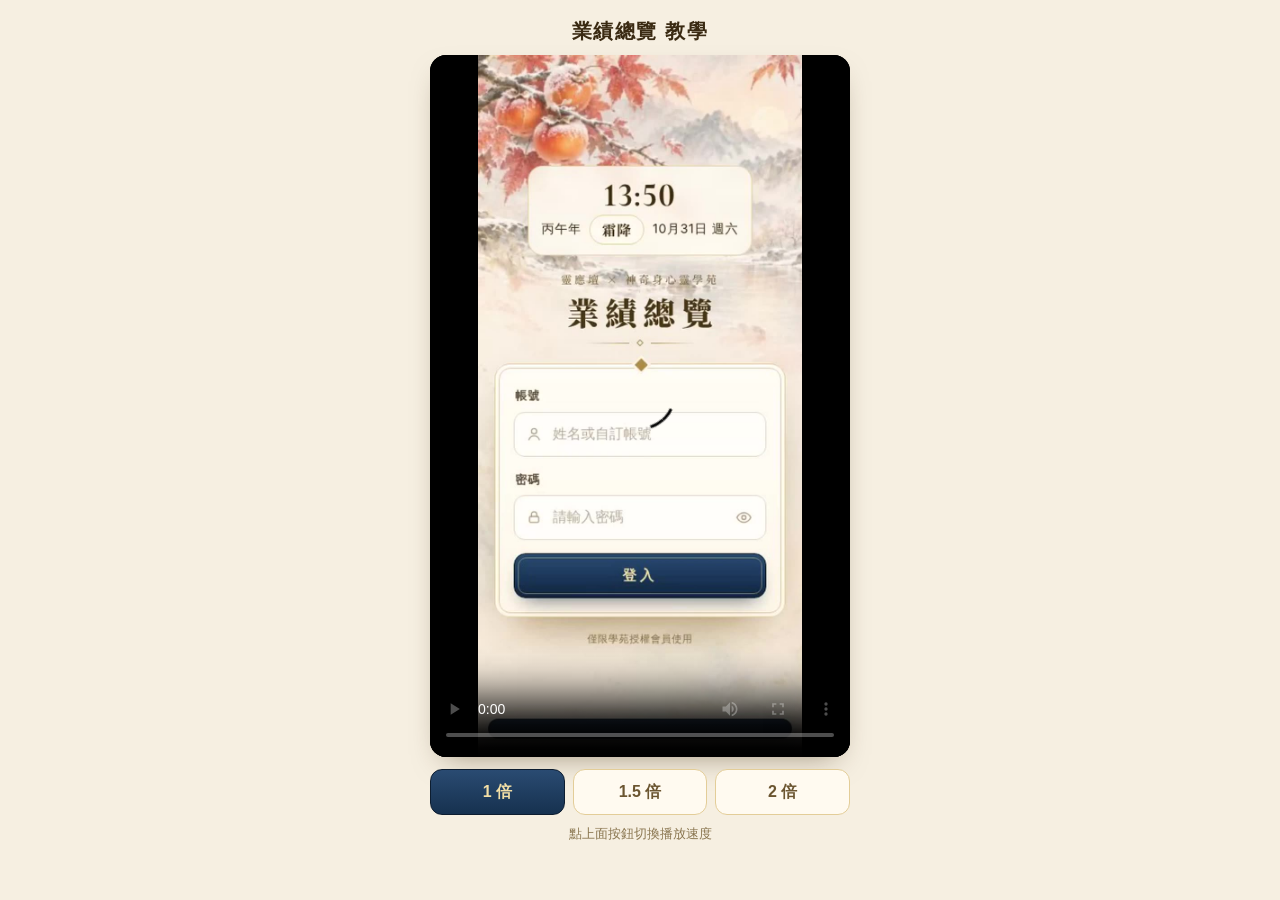
<file: perf/guide/index.html>
<!DOCTYPE html>
<html lang="zh-Hant"><head><meta charset="utf-8"><meta name="viewport" content="width=device-width,initial-scale=1">
<meta name="color-scheme" content="light only"><title>業績總覽教學</title>
<style>
:root{color-scheme:light}
*{box-sizing:border-box}body{margin:0;background:#f6efe1;color:#3a2a12;font-family:"Noto Sans TC","PingFang TC","Microsoft JhengHei",sans-serif;display:flex;flex-direction:column;align-items:center;padding:14px 12px 24px}
h1{font-size:20px;margin:4px 0 10px;letter-spacing:.08em}
.v{width:100%;max-width:420px;border-radius:16px;overflow:hidden;background:#000;box-shadow:0 12px 30px -14px rgba(60,40,10,.5)}
video{display:block;width:100%;height:auto;max-height:78vh;background:#000}
.sp{display:flex;gap:8px;margin-top:12px;width:100%;max-width:420px}
.sp button{flex:1;height:46px;border-radius:12px;border:1px solid #e3cd98;background:#fffaf0;color:#6b5530;font-size:16px;font-weight:700;font-family:inherit}
.sp button.on{background:linear-gradient(180deg,#2a4b72,#16314f);color:#f3dfa6;border-color:#0d1d30}
p{font-size:13px;color:#8a7650;margin:10px 0 0}
</style></head><body>
<h1>業績總覽 教學</h1>
<div class="v"><video id="v" src="tutorial.mp4" controls playsinline preload="metadata" poster="poster.jpg"></video></div>
<div class="sp"><button data-r="1" class="on">1 倍</button><button data-r="1.5">1.5 倍</button><button data-r="2">2 倍</button></div>
<p>點上面按鈕切換播放速度</p>
<script>
const v=document.getElementById('v');
document.querySelectorAll('[data-r]').forEach(b=>b.onclick=()=>{v.playbackRate=+b.dataset.r;v.defaultPlaybackRate=+b.dataset.r;document.querySelectorAll('[data-r]').forEach(x=>x.classList.toggle('on',x===b));});
</script></body></html>
</file>
